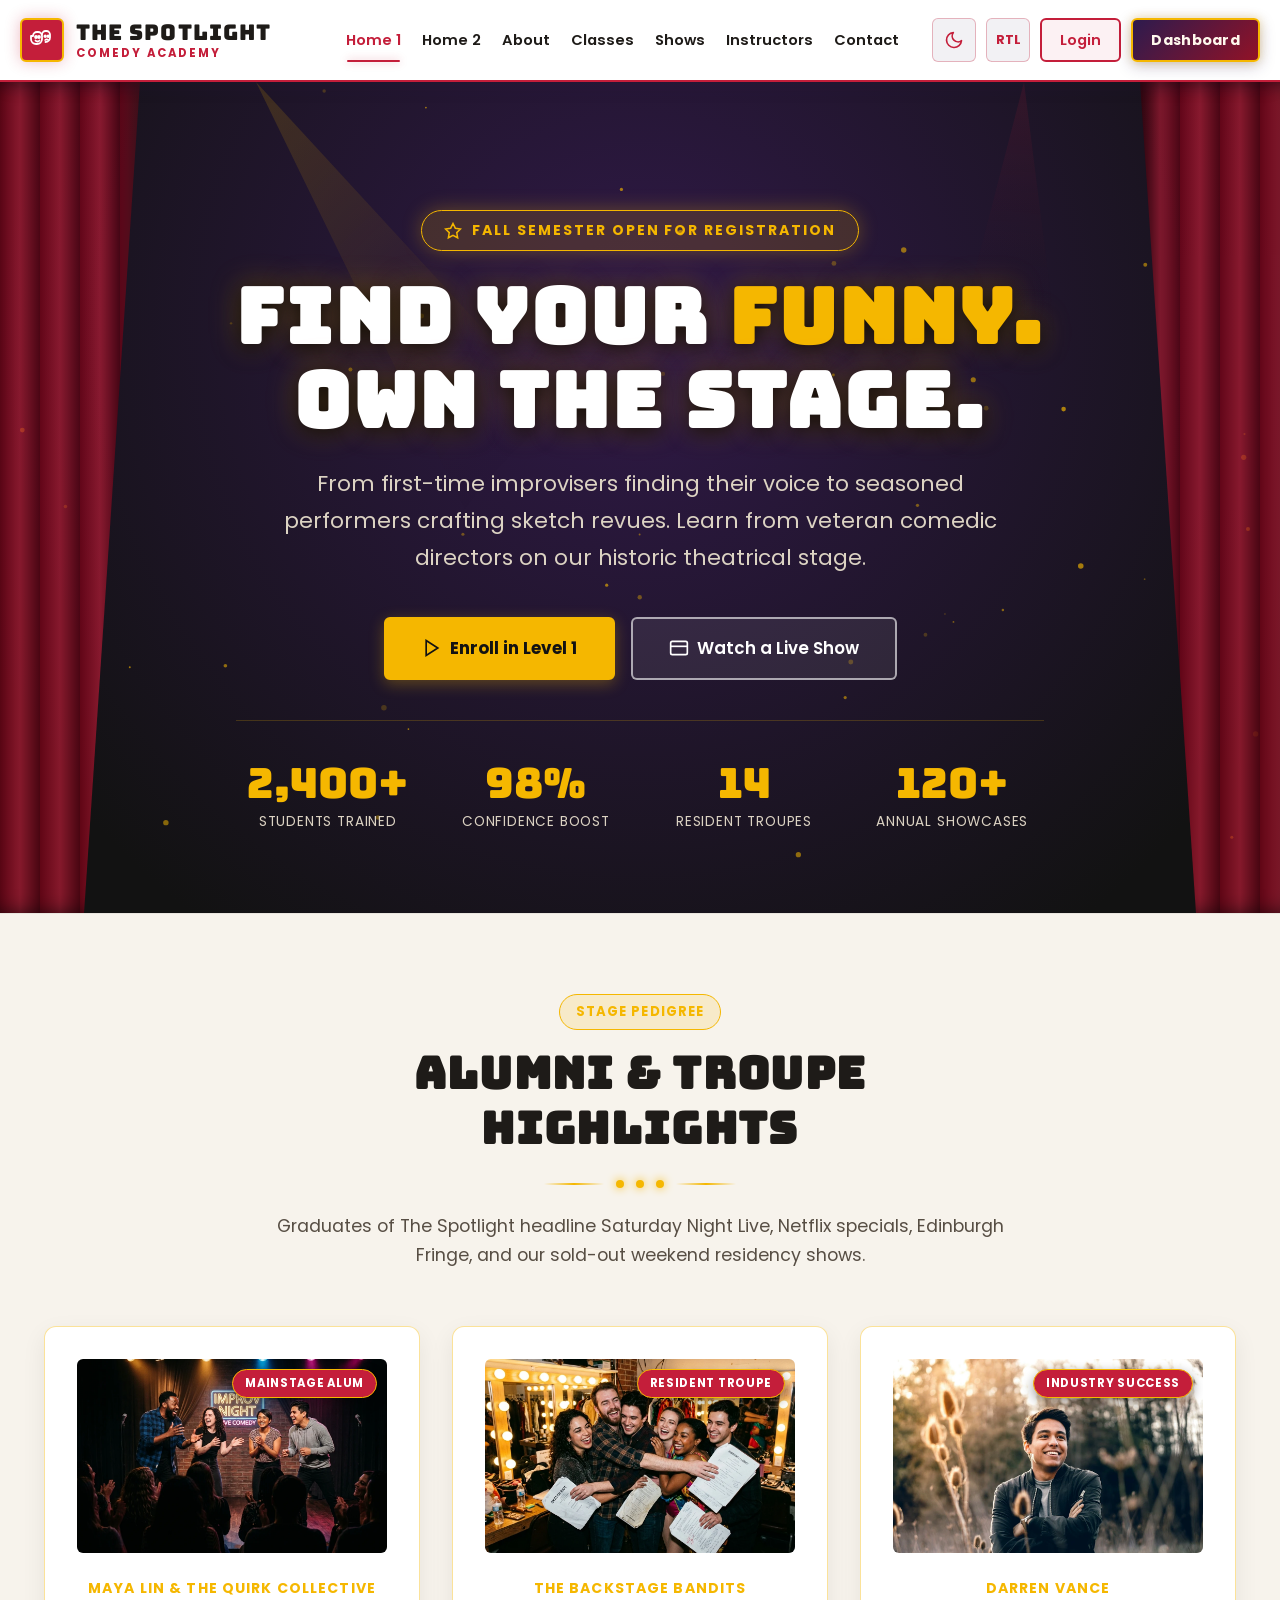
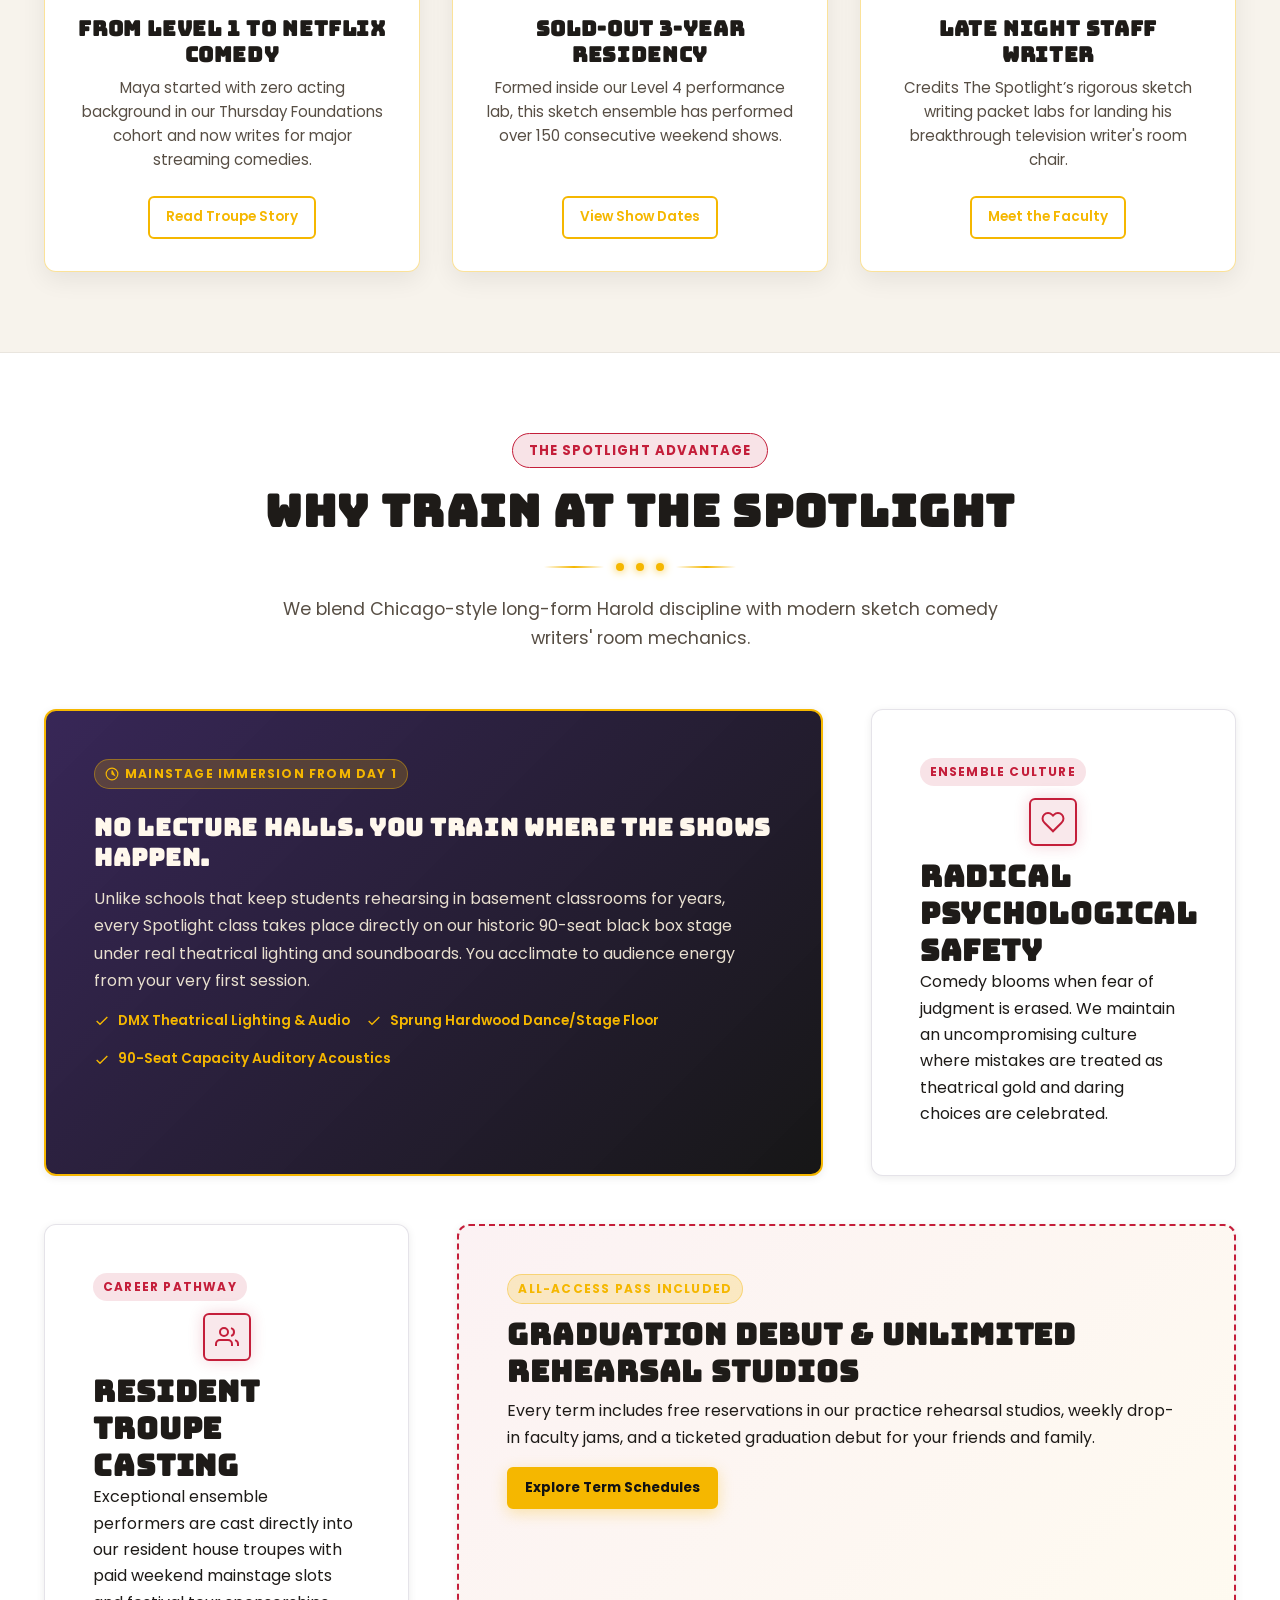
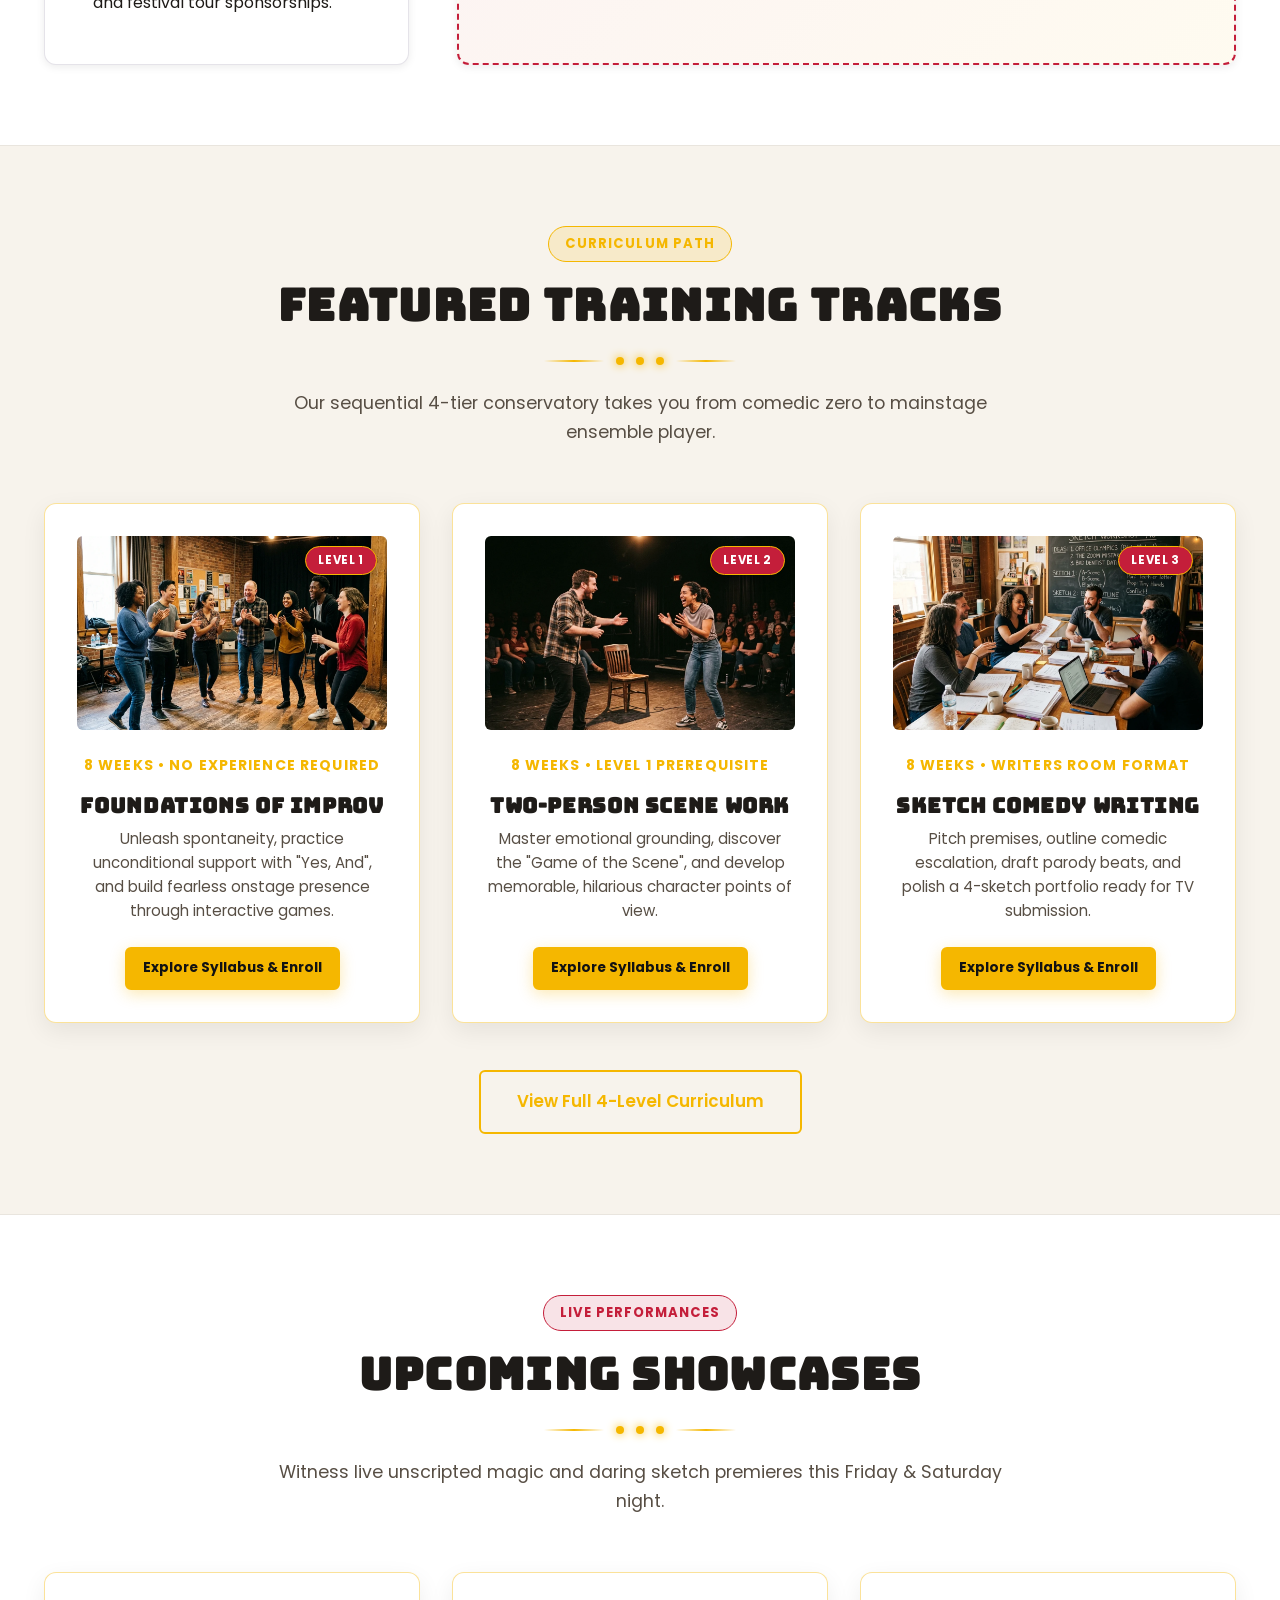
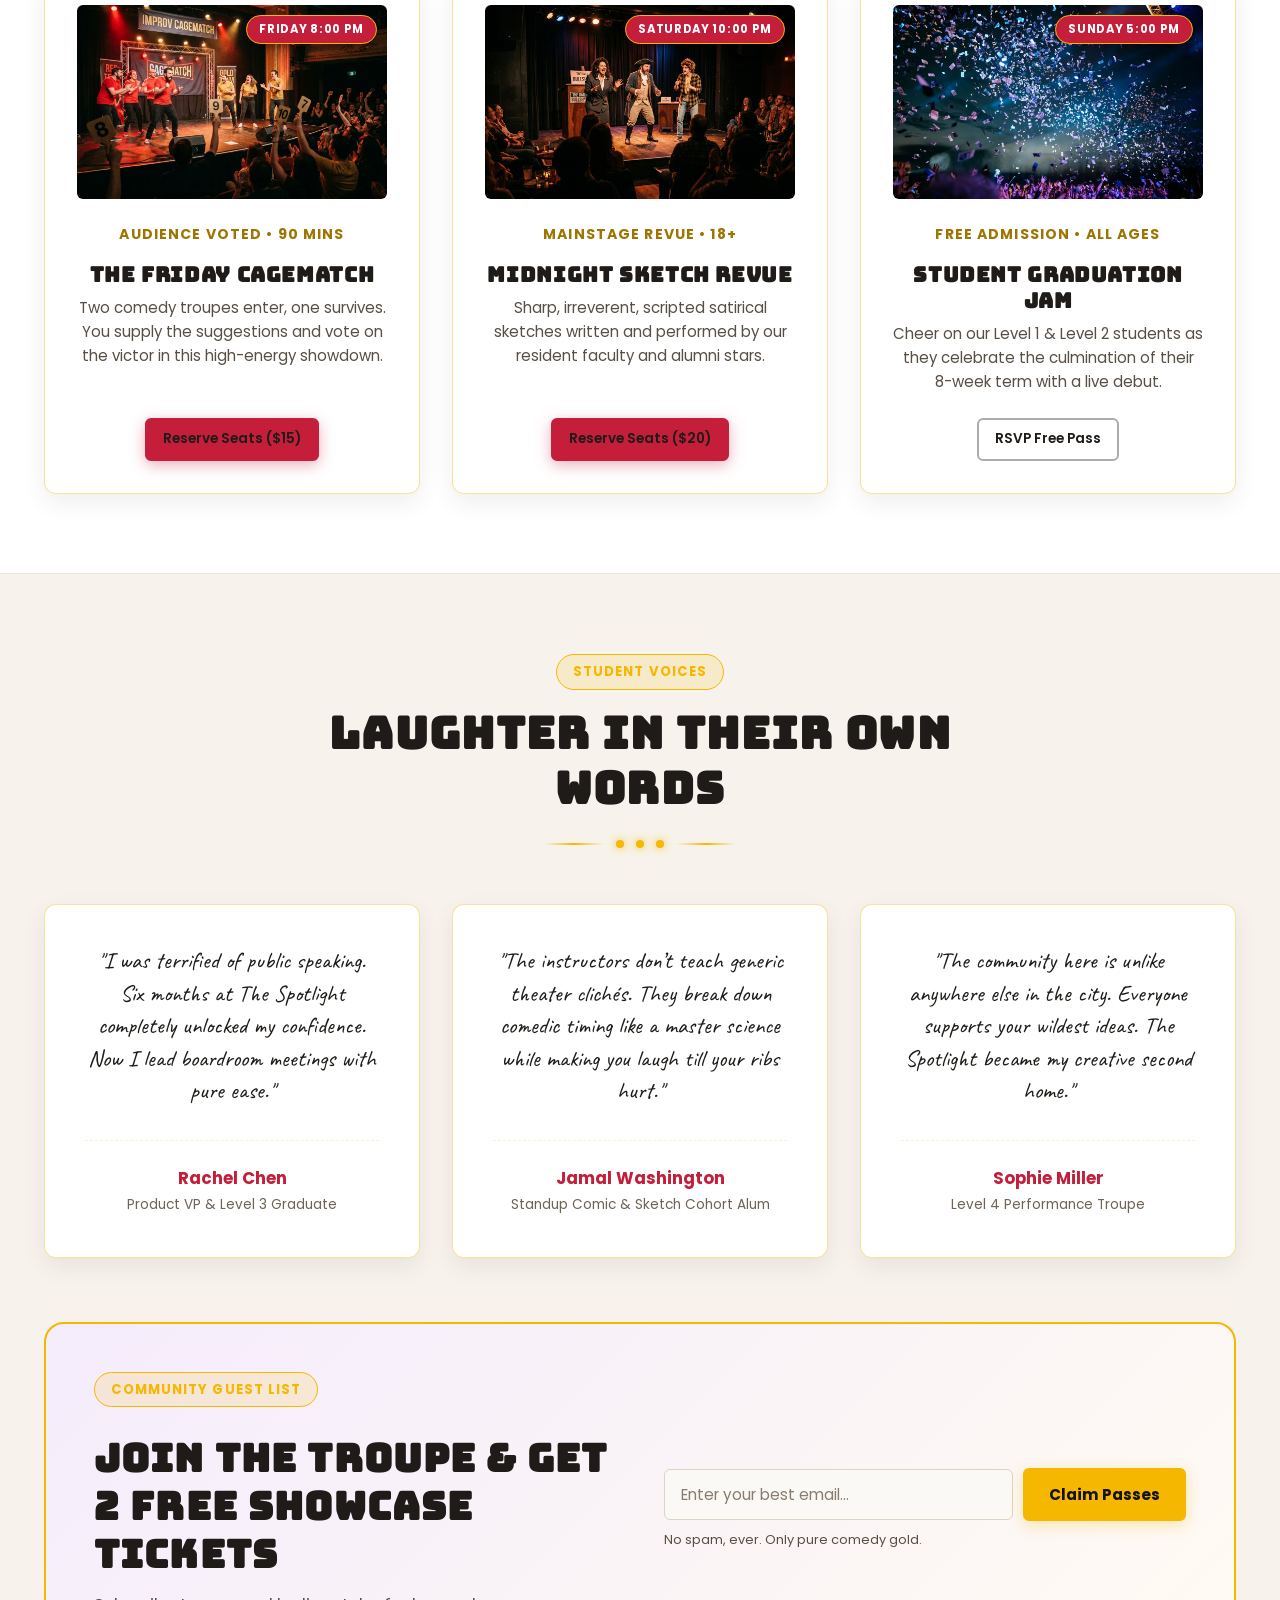
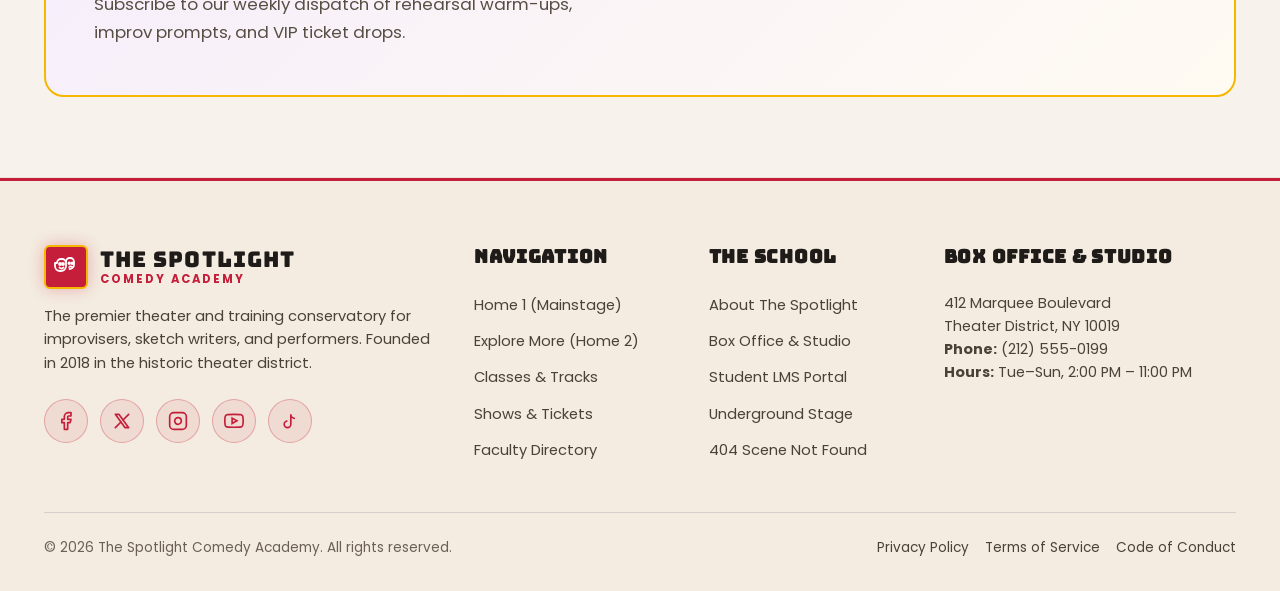
<file: index.html>
<!DOCTYPE html>
<html lang="en" dir="ltr" data-theme="light">
<head>
  <meta charset="UTF-8">
  <meta name="viewport" content="width=device-width, initial-scale=1.0">
  <title>The Spotlight Comedy Academy — Improv & Sketch Comedy Training School</title>
  <meta name="description" content="Master stage comedy at The Spotlight Comedy Academy. Professional improv and sketch comedy training with Second City alumni. Enroll in Level 1 today or catch a live show!">
  
  <!-- Favicon -->
  <link rel="icon" type="image/svg+xml" href="assets/images/favicon.svg">
  
  <!-- CSS Stylesheets -->
  <link rel="stylesheet" href="assets/css/style.css">
  <link rel="stylesheet" href="assets/css/dark-mode.css">
  <link rel="stylesheet" href="assets/css/rtl.css" id="rtl-stylesheet" disabled>

  <!-- JSON-LD Structured Data -->
  <script type="application/ld+json">
  {
    "@context": "https://schema.org",
    "@type": "EducationalOrganization",
    "name": "The Spotlight Comedy Academy",
    "description": "Premier comedy theater and improv academy offering comprehensive training in long-form improv, sketch writing, and stage performance.",
    "url": "https://thespotlightcomedy.example.com",
    "address": {
      "@type": "PostalAddress",
      "streetAddress": "412 Marquee Boulevard",
      "addressLocality": "New York",
      "addressRegion": "NY",
      "postalCode": "10019",
      "addressCountry": "US"
    },
    "telephone": "+1-212-555-0199"
  }
  </script>
</head>
<body>
  <!-- WCAG Skip Link -->
  <a href="#main-content" class="skip-link">Skip to main content</a>

  <!-- Top Marquee Navigation -->
  <header class="site-header">
    <div class="header-container">
      <a href="index.html" class="site-logo" aria-label="The Spotlight Comedy Academy Home">
        <div class="logo-badge">
          <svg width="24" height="24" viewBox="0 0 24 24" fill="none" stroke="currentColor" stroke-width="1.8" stroke-linecap="round" stroke-linejoin="round"><path d="M3 8a4 4 0 0 1 4-4h1a4 4 0 0 1 4 4v3a5 5 0 0 1-5 5h-1a5 5 0 0 1-5-5V8z"/><circle cx="6" cy="9" r="1" fill="currentColor"/><circle cx="9" cy="9" r="1" fill="currentColor"/><path d="M5.5 12.5a2.5 2.5 0 0 0 4 0"/><path d="M12 6.5a3.5 3.5 0 0 1 3.5-3.5h1A3.5 3.5 0 0 1 20 6.5v3a4.5 4.5 0 0 1-4.5 4.5"/><circle cx="15.2" cy="8.2" r="0.8" fill="currentColor"/><circle cx="18.2" cy="8.2" r="0.8" fill="currentColor"/><path d="M15.2 12a2 2 0 0 1 3 0"/></svg>
        </div>
        <div class="logo-text">
          <span class="logo-title">THE SPOTLIGHT</span>
          <span class="logo-sub">Comedy Academy</span>
        </div>
      </a>

      <!-- 4-5 Core Nav Items -->
      <nav class="site-nav" aria-label="Main Navigation">
        <ul class="nav-links">
          <li><a href="index.html" class="nav-link active">Home 1</a></li>
          <li><a href="pages/home-2.html" class="nav-link">Home 2</a></li>
          <li><a href="pages/about.html" class="nav-link">About</a></li>
          <li><a href="pages/classes.html" class="nav-link">Classes</a></li>
          <li><a href="pages/shows.html" class="nav-link">Shows</a></li>
          <li><a href="pages/instructors.html" class="nav-link">Instructors</a></li>
          <li><a href="pages/contact.html" class="nav-link">Contact</a></li>
        </ul>

        <!-- Login and Dashboard Buttons -->
        <div class="header-actions">
          <!-- Utility Toggles -->
          <button class="utility-btn theme-toggle-btn" aria-label="Toggle Dark/Light Mode" title="Toggle Dark/Light Mode">
            <span class="theme-icon">
              <svg width="20" height="20" viewBox="0 0 24 24" fill="none" stroke="currentColor" stroke-width="2"><path d="M21 12.79A9 9 0 1 1 11.21 3 7 7 0 0 0 21 12.79z"/></svg>
            </span>
          </button>
          <button class="utility-btn rtl-toggle-btn" aria-label="Toggle RTL layout" title="Toggle RTL layout">
            <span style="font-weight: 700; font-size: 0.8rem;">RTL</span>
          </button>

          <!-- Login and Dashboard Buttons (LAST) -->
          <a href="pages/login.html" class="btn btn-sm btn-login nav-login-btn">Login</a>
          <a href="pages/dashboard.html" class="btn btn-sm btn-dashboard nav-dashboard-btn">Dashboard</a>
        </div>
      </nav>

      <!-- Mobile Hamburger Button -->
      <button class="menu-toggle" aria-label="Toggle Mobile Menu" aria-expanded="false">
        <span></span>
        <span></span>
        <span></span>
      </button>
    </div>
  </header>

  <main id="main-content">
    <!-- SECTION 1: HERO -->
    <section class="hero-home1">
      <div class="curtain-drape-left" aria-hidden="true"></div>
      <div class="curtain-drape-right" aria-hidden="true"></div>

      <!-- 3D Sweeping Spotlight Canvas -->
      <div class="stage-canvas-container" aria-hidden="true">
        <canvas class="stage-canvas"></canvas>
      </div>

      <div class="hero-content">
        <div class="hero-eyebrow">
          <svg width="18" height="18" viewBox="0 0 24 24" fill="none" stroke="currentColor" stroke-width="2"><polygon points="12 2 15.09 8.26 22 9.27 17 14.14 18.18 21.02 12 17.77 5.82 21.02 7 14.14 2 9.27 8.91 8.26 12 2"/></svg>
          Fall Semester Open For Registration
        </div>
        <h1 class="hero-title">FIND YOUR <span>FUNNY.</span><br>OWN THE STAGE.</h1>
        <p class="hero-subtitle">
          From first-time improvisers finding their voice to seasoned performers crafting sketch revues. Learn from veteran comedic directors on our historic theatrical stage.
        </p>

        <div class="hero-cta-group">
          <a href="pages/classes.html" class="btn btn-lg btn-gold">
            <svg width="20" height="20" viewBox="0 0 24 24" fill="none" stroke="currentColor" stroke-width="2"><polygon points="5 3 19 12 5 21 5 3"/></svg>
            Enroll in Level 1
          </a>
          <a href="pages/shows.html" class="btn btn-lg btn-outline">
            <svg width="20" height="20" viewBox="0 0 24 24" fill="none" stroke="currentColor" stroke-width="2"><rect x="2" y="4" width="20" height="16" rx="2"/><line x1="2" y1="10" x2="22" y2="10"/></svg>
            Watch a Live Show
          </a>
        </div>

        <div class="hero-stats-bar">
          <div class="stat-item">
            <div class="stat-number">2,400+</div>
            <div class="stat-label">Students Trained</div>
          </div>
          <div class="stat-item">
            <div class="stat-number">98%</div>
            <div class="stat-label">Confidence Boost</div>
          </div>
          <div class="stat-item">
            <div class="stat-number">14</div>
            <div class="stat-label">Resident Troupes</div>
          </div>
          <div class="stat-item">
            <div class="stat-number">120+</div>
            <div class="stat-label">Annual Showcases</div>
          </div>
        </div>
      </div>
    </section>

    <!-- SECTION 2: ALUMNI & TROUPE HIGHLIGHTS -->
    <section class="section section-dark">
      <div class="container">
        <div class="section-header">
          <span class="section-tag gold">Stage Pedigree</span>
          <h2>Alumni & Troupe Highlights</h2>
          <div class="marquee-divider">
            <span class="line"></span>
            <span class="bulb"></span>
            <span class="bulb"></span>
            <span class="bulb"></span>
            <span class="line"></span>
          </div>
          <p>Graduates of The Spotlight headline Saturday Night Live, Netflix specials, Edinburgh Fringe, and our sold-out weekend residency shows.</p>
        </div>

        <div class="card-grid grid-3">
          <div class="theatre-card dark-style">
            <div class="card-image-wrap">
              <div class="card-badge">Mainstage Alum</div>
              <img src="assets/images/alumni-troupe-1.webp" alt="The Spotlight alumni performing on stage" width="400" height="250" loading="lazy">
            </div>
            <div class="card-subtitle">Maya Lin & The Quirk Collective</div>
            <h3 class="card-title">From Level 1 to Netflix Comedy</h3>
            <p class="card-description">Maya started with zero acting background in our Thursday Foundations cohort and now writes for major streaming comedies.</p>
            <div class="card-footer">
              <a href="pages/about.html" class="btn btn-sm btn-outline-gold">Read Troupe Story</a>
            </div>
          </div>

          <div class="theatre-card dark-style">
            <div class="card-image-wrap">
              <div class="card-badge">Resident Troupe</div>
              <img src="assets/images/alumni-troupe-2.webp" alt="Backstage celebration of sketch comedy troupe" width="400" height="250" loading="lazy">
            </div>
            <div class="card-subtitle">The Backstage Bandits</div>
            <h3 class="card-title">Sold-Out 3-Year Residency</h3>
            <p class="card-description">Formed inside our Level 4 performance lab, this sketch ensemble has performed over 150 consecutive weekend shows.</p>
            <div class="card-footer">
              <a href="pages/shows.html" class="btn btn-sm btn-outline-gold">View Show Dates</a>
            </div>
          </div>

          <div class="theatre-card dark-style">
            <div class="card-image-wrap">
              <div class="card-badge">Industry Success</div>
              <img src="assets/images/alumni-darren-vance.webp" alt="Darren Vance late-night television comedy writer" width="400" height="250" loading="lazy">
            </div>
            <div class="card-subtitle">Darren Vance</div>
            <h3 class="card-title">Late Night Staff Writer</h3>
            <p class="card-description">Credits The Spotlight’s rigorous sketch writing packet labs for landing his breakthrough television writer's room chair.</p>
            <div class="card-footer">
              <a href="pages/instructors.html" class="btn btn-sm btn-outline-gold">Meet the Faculty</a>
            </div>
          </div>
        </div>
      </div>
    </section>

    <!-- SECTION 3: WHY TRAIN WITH US -->
    <section class="section">
      <div class="container">
        <div class="section-header">
          <span class="section-tag">The Spotlight Advantage</span>
          <h2>Why Train At The Spotlight</h2>
          <div class="marquee-divider">
            <span class="line"></span>
            <span class="bulb"></span>
            <span class="bulb"></span>
            <span class="bulb"></span>
            <span class="line"></span>
          </div>
          <p>We blend Chicago-style long-form Harold discipline with modern sketch comedy writers' room mechanics.</p>
        </div>

        <div class="theatrical-bento-grid">
          <!-- Bento Item 1: Wide Featured Stage Time Hero -->
          <div class="bento-card bento-card-wide bento-card-hero">
            <span class="bento-badge gold">
              <svg width="14" height="14" viewBox="0 0 24 24" fill="none" stroke="currentColor" stroke-width="2"><circle cx="12" cy="12" r="10"/><polygon points="12 6 12 12 16 14"/></svg>
              Mainstage Immersion From Day 1
            </span>
            <h3>No Lecture Halls. You Train Where The Shows Happen.</h3>
            <p>
              Unlike schools that keep students rehearsing in basement classrooms for years, every Spotlight class takes place directly on our historic 90-seat black box stage under real theatrical lighting and soundboards. You acclimate to audience energy from your very first session.
            </p>
            <div class="bento-specs-row">
              <div class="bento-spec-item">
                <svg width="16" height="16" viewBox="0 0 24 24" fill="none" stroke="currentColor" stroke-width="2"><polyline points="20 6 9 17 4 12"/></svg>
                DMX Theatrical Lighting & Audio
              </div>
              <div class="bento-spec-item">
                <svg width="16" height="16" viewBox="0 0 24 24" fill="none" stroke="currentColor" stroke-width="2"><polyline points="20 6 9 17 4 12"/></svg>
                Sprung Hardwood Dance/Stage Floor
              </div>
              <div class="bento-spec-item">
                <svg width="16" height="16" viewBox="0 0 24 24" fill="none" stroke="currentColor" stroke-width="2"><polyline points="20 6 9 17 4 12"/></svg>
                90-Seat Capacity Auditory Acoustics
              </div>
            </div>
          </div>

          <!-- Bento Item 2: Psychological Safety -->
          <div class="bento-card">
            <span class="bento-badge crimson">Ensemble Culture</span>
            <div class="card-icon-wrap" style="width: 48px; height: 48px; margin-bottom: 12px; background: rgba(196, 30, 58, 0.1); border-radius: var(--radius-sm); display: flex; align-items: center; justify-content: center; color: var(--curtain-crimson);">
              <svg width="24" height="24" viewBox="0 0 24 24" fill="none" stroke="currentColor" stroke-width="2"><path d="M20.84 4.61a5.5 5.5 0 0 0-7.78 0L12 5.67l-1.06-1.06a5.5 5.5 0 0 0-7.78 7.78l1.06 1.06L12 21.23l7.78-7.78 1.06-1.06a5.5 5.5 0 0 0 0-7.78z"/></svg>
            </div>
            <h3>Radical Psychological Safety</h3>
            <p>
              Comedy blooms when fear of judgment is erased. We maintain an uncompromising culture where mistakes are treated as theatrical gold and daring choices are celebrated.
            </p>
          </div>

          <!-- Bento Item 3: Troupe Pipeline -->
          <div class="bento-card">
            <span class="bento-badge crimson">Career Pathway</span>
            <div class="card-icon-wrap" style="width: 48px; height: 48px; margin-bottom: 12px; background: rgba(196, 30, 58, 0.1); border-radius: var(--radius-sm); display: flex; align-items: center; justify-content: center; color: var(--curtain-crimson);">
              <svg width="24" height="24" viewBox="0 0 24 24" fill="none" stroke="currentColor" stroke-width="2"><path d="M17 21v-2a4 4 0 0 0-4-4H5a4 4 0 0 0-4 4v2"/><circle cx="9" cy="7" r="4"/><path d="M23 21v-2a4 4 0 0 0-3-3.87"/><path d="M16 3.13a4 4 0 0 1 0 7.75"/></svg>
            </div>
            <h3>Resident Troupe Casting</h3>
            <p>
              Exceptional ensemble performers are cast directly into our resident house troupes with paid weekend mainstage slots and festival tour sponsorships.
            </p>
          </div>

          <!-- Bento Item 4: Pass & Live Showcase -->
          <div class="bento-card bento-card-pass">
            <span class="bento-badge gold">All-Access Pass Included</span>
            <div style="display: flex; justify-content: space-between; align-items: center; flex-wrap: wrap; gap: 16px;">
              <div>
                <h3 style="margin: 0 0 8px 0;">Graduation Debut & Unlimited Rehearsal Studios</h3>
                <p style="margin: 0;">
                  Every term includes free reservations in our practice rehearsal studios, weekly drop-in faculty jams, and a ticketed graduation debut for your friends and family.
                </p>
              </div>
              <a href="pages/classes.html" class="btn btn-sm btn-gold" style="flex-shrink: 0;">Explore Term Schedules</a>
            </div>
          </div>
        </div>
      </div>
    </section>

    <!-- SECTION 4: FEATURED CLASSES PREVIEW -->
    <section class="section section-dark">
      <div class="container">
        <div class="section-header">
          <span class="section-tag gold">Curriculum Path</span>
          <h2>Featured Training Tracks</h2>
          <div class="marquee-divider">
            <span class="line"></span>
            <span class="bulb"></span>
            <span class="bulb"></span>
            <span class="bulb"></span>
            <span class="line"></span>
          </div>
          <p>Our sequential 4-tier conservatory takes you from comedic zero to mainstage ensemble player.</p>
        </div>

        <div class="card-grid grid-3">
          <div class="theatre-card dark-style">
            <div class="card-image-wrap">
              <div class="card-badge">Level 1</div>
              <img src="assets/images/class-foundation.webp" alt="Level 1 improv students warm-up circle" width="400" height="250" loading="lazy">
            </div>
            <div class="card-subtitle">8 Weeks • No Experience Required</div>
            <h3 class="card-title">Foundations of Improv</h3>
            <p class="card-description">Unleash spontaneity, practice unconditional support with "Yes, And", and build fearless onstage presence through interactive games.</p>
            <div class="card-footer">
              <a href="pages/classes.html" class="btn btn-sm btn-gold">Explore Syllabus & Enroll</a>
            </div>
          </div>

          <div class="theatre-card dark-style">
            <div class="card-image-wrap">
              <div class="card-badge">Level 2</div>
              <img src="assets/images/class-scenework.webp" alt="Level 2 improv scene work in action" width="400" height="250" loading="lazy">
            </div>
            <div class="card-subtitle">8 Weeks • Level 1 Prerequisite</div>
            <h3 class="card-title">Two-Person Scene Work</h3>
            <p class="card-description">Master emotional grounding, discover the "Game of the Scene", and develop memorable, hilarious character points of view.</p>
            <div class="card-footer">
              <a href="pages/classes.html" class="btn btn-sm btn-gold">Explore Syllabus & Enroll</a>
            </div>
          </div>

          <div class="theatre-card dark-style">
            <div class="card-image-wrap">
              <div class="card-badge">Level 3</div>
              <img src="assets/images/class-sketch-writing.webp" alt="Sketch comedy writing lab" width="400" height="250" loading="lazy">
            </div>
            <div class="card-subtitle">8 Weeks • Writers Room Format</div>
            <h3 class="card-title">Sketch Comedy Writing</h3>
            <p class="card-description">Pitch premises, outline comedic escalation, draft parody beats, and polish a 4-sketch portfolio ready for TV submission.</p>
            <div class="card-footer">
              <a href="pages/classes.html" class="btn btn-sm btn-gold">Explore Syllabus & Enroll</a>
            </div>
          </div>
        </div>

        <div style="text-align: center; margin-top: var(--sp-6);">
          <a href="pages/classes.html" class="btn btn-lg btn-outline-gold">View Full 4-Level Curriculum</a>
        </div>
      </div>
    </section>

    <!-- SECTION 5: UPCOMING SHOWS TEASER -->
    <section class="section">
      <div class="container">
        <div class="section-header">
          <span class="section-tag">Live Performances</span>
          <h2>Upcoming Showcases</h2>
          <div class="marquee-divider">
            <span class="line"></span>
            <span class="bulb"></span>
            <span class="bulb"></span>
            <span class="bulb"></span>
            <span class="line"></span>
          </div>
          <p>Witness live unscripted magic and daring sketch premieres this Friday & Saturday night.</p>
        </div>

        <div class="card-grid grid-3">
          <div class="theatre-card">
            <div class="card-image-wrap">
              <div class="card-badge">Friday 8:00 PM</div>
              <img src="assets/images/show-friday-fight.webp" alt="Friday Improv Cagematch live performance" width="400" height="250" loading="lazy">
            </div>
            <div class="card-subtitle">Audience Voted • 90 Mins</div>
            <h3 class="card-title">The Friday Cagematch</h3>
            <p class="card-description">Two comedy troupes enter, one survives. You supply the suggestions and vote on the victor in this high-energy showdown.</p>
            <div class="card-footer">
              <a href="pages/shows.html" class="btn btn-sm btn-primary">Reserve Seats ($15)</a>
            </div>
          </div>

          <div class="theatre-card">
            <div class="card-image-wrap">
              <div class="card-badge">Saturday 10:00 PM</div>
              <img src="assets/images/show-sketch-madness.webp" alt="Midnight Sketch Revue" width="400" height="250" loading="lazy">
            </div>
            <div class="card-subtitle">Mainstage Revue • 18+</div>
            <h3 class="card-title">Midnight Sketch Revue</h3>
            <p class="card-description">Sharp, irreverent, scripted satirical sketches written and performed by our resident faculty and alumni stars.</p>
            <div class="card-footer">
              <a href="pages/shows.html" class="btn btn-sm btn-primary">Reserve Seats ($20)</a>
            </div>
          </div>

          <div class="theatre-card">
            <div class="card-image-wrap">
              <div class="card-badge">Sunday 5:00 PM</div>
              <img src="assets/images/show-graduation-jam.webp" alt="Student Graduation Showcase" width="400" height="250" loading="lazy">
            </div>
            <div class="card-subtitle">Free Admission • All Ages</div>
            <h3 class="card-title">Student Graduation Jam</h3>
            <p class="card-description">Cheer on our Level 1 & Level 2 students as they celebrate the culmination of their 8-week term with a live debut.</p>
            <div class="card-footer">
              <a href="pages/shows.html" class="btn btn-sm btn-outline">RSVP Free Pass</a>
            </div>
          </div>
        </div>
      </div>
    </section>

    <!-- SECTION 6: TESTIMONIALS & COMMUNITY CTA -->
    <section class="section section-dark">
      <div class="container">
        <div class="section-header">
          <span class="section-tag gold">Student Voices</span>
          <h2>Laughter In Their Own Words</h2>
          <div class="marquee-divider">
            <span class="line"></span>
            <span class="bulb"></span>
            <span class="bulb"></span>
            <span class="bulb"></span>
            <span class="line"></span>
          </div>
        </div>

        <div class="card-grid grid-3" style="margin-bottom: var(--sp-8);">
          <div class="testimonial-card">
            <div class="testimonial-quote">"I was terrified of public speaking. Six months at The Spotlight completely unlocked my confidence. Now I lead boardroom meetings with pure ease."</div>
            <div class="testimonial-footer">
              <div class="student-author">Rachel Chen</div>
              <div class="student-meta">Product VP & Level 3 Graduate</div>
            </div>
          </div>

          <div class="testimonial-card">
            <div class="testimonial-quote">"The instructors don’t teach generic theater clichés. They break down comedic timing like a master science while making you laugh till your ribs hurt."</div>
            <div class="testimonial-footer">
              <div class="student-author">Jamal Washington</div>
              <div class="student-meta">Standup Comic & Sketch Cohort Alum</div>
            </div>
          </div>

          <div class="testimonial-card">
            <div class="testimonial-quote">"The community here is unlike anywhere else in the city. Everyone supports your wildest ideas. The Spotlight became my creative second home."</div>
            <div class="testimonial-footer">
              <div class="student-author">Sophie Miller</div>
              <div class="student-meta">Level 4 Performance Troupe</div>
            </div>
          </div>
        </div>

        <!-- Join The Troupe Conversion Banner -->
        <div class="corporate-banner">
          <div>
            <span class="section-tag gold">Community Guest List</span>
            <h3 style="font-size: clamp(1.8rem, 3vw, 2.4rem); margin: 12px 0;">Join The Troupe & Get 2 Free Showcase Tickets</h3>
            <p style="color: var(--marquee-cream-muted); font-size: 1.05rem;">Subscribe to our weekly dispatch of rehearsal warm-ups, improv prompts, and VIP ticket drops.</p>
          </div>
          <div>
            <form class="newsletter-form">
              <input type="email" placeholder="Enter your best email..." required class="form-control" aria-label="Email address for free tickets">
              <button type="submit" class="btn btn-gold">Claim Passes</button>
            </form>
            <span style="font-size: 0.8rem; color: var(--marquee-cream-muted); margin-top: 8px; display: block;">No spam, ever. Only pure comedy gold.</span>
          </div>
        </div>
      </div>
    </section>
  </main>

  <!-- SITE FOOTER -->
  <footer class="site-footer">
    <div class="container">
      <div class="footer-grid">
        <div>
          <a href="index.html" class="site-logo footer-logo" aria-label="The Spotlight Comedy Academy Home" style="margin-bottom: 16px; display: inline-flex;">
            <div class="logo-badge">
              <svg width="24" height="24" viewBox="0 0 24 24" fill="none" stroke="currentColor" stroke-width="1.8" stroke-linecap="round" stroke-linejoin="round"><path d="M3 8a4 4 0 0 1 4-4h1a4 4 0 0 1 4 4v3a5 5 0 0 1-5 5h-1a5 5 0 0 1-5-5V8z"/><circle cx="6" cy="9" r="1" fill="currentColor"/><circle cx="9" cy="9" r="1" fill="currentColor"/><path d="M5.5 12.5a2.5 2.5 0 0 0 4 0"/><path d="M12 6.5a3.5 3.5 0 0 1 3.5-3.5h1A3.5 3.5 0 0 1 20 6.5v3a4.5 4.5 0 0 1-4.5 4.5"/><circle cx="15.2" cy="8.2" r="0.8" fill="currentColor"/><circle cx="18.2" cy="8.2" r="0.8" fill="currentColor"/><path d="M15.2 12a2 2 0 0 1 3 0"/></svg>
            </div>
            <div class="logo-text">
              <span class="logo-title">THE SPOTLIGHT</span>
              <span class="logo-sub">Comedy Academy</span>
            </div>
          </a>
          <p style="font-size: 0.92rem; line-height: 1.6; margin-bottom: 16px;">
            The premier theater and training conservatory for improvisers, sketch writers, and performers. Founded in 2018 in the historic theater district.
          </p>
          <div class="footer-social-row">
            <a href="https://facebook.com" class="social-icon-btn" aria-label="The Spotlight Facebook" target="_blank" rel="noopener">
              <svg width="20" height="20" viewBox="0 0 24 24" fill="none" stroke="currentColor" stroke-width="2" stroke-linecap="round" stroke-linejoin="round"><path d="M18 2h-3a5 5 0 0 0-5 5v3H7v4h3v8h4v-8h3l1-4h-4V7a1 1 0 0 1 1-1h3z"/></svg>
            </a>
            <a href="https://x.com" class="social-icon-btn" aria-label="The Spotlight X (Twitter)" target="_blank" rel="noopener">
              <svg width="20" height="20" viewBox="0 0 24 24" fill="none" stroke="currentColor" stroke-width="2" stroke-linecap="round" stroke-linejoin="round"><path d="M4 4l11.733 16h4.267l-11.733 -16z"/><path d="M4 20l6.768 -6.768m2.46 -2.46l6.772 -6.772"/></svg>
            </a>
            <a href="https://instagram.com" class="social-icon-btn" aria-label="The Spotlight Instagram" target="_blank" rel="noopener">
              <svg width="20" height="20" viewBox="0 0 24 24" fill="none" stroke="currentColor" stroke-width="2"><rect x="2" y="2" width="20" height="20" rx="5" ry="5"/><path d="M16 11.37A4 4 0 1 1 12.63 8 4 4 0 0 1 16 11.37z"/><line x1="17.5" y1="6.5" x2="17.51" y2="6.5"/></svg>
            </a>
            <a href="https://youtube.com" class="social-icon-btn" aria-label="The Spotlight YouTube" target="_blank" rel="noopener">
              <svg width="20" height="20" viewBox="0 0 24 24" fill="none" stroke="currentColor" stroke-width="2"><path d="M22.54 6.42a2.78 2.78 0 0 0-1.94-2C18.88 4 12 4 12 4s-6.88 0-8.6.46a2.78 2.78 0 0 0-1.94 2A29 29 0 0 0 1 11.75a29 29 0 0 0 .46 5.33A2.78 2.78 0 0 0 3.4 19c1.72.46 8.6.46 8.6.46s6.88 0 8.6-.46a2.78 2.78 0 0 0 1.94-2 29 29 0 0 0 .46-5.25 29 29 0 0 0-.46-5.33z"/><polygon points="9.75 15.02 15.5 11.75 9.75 8.48 9.75 15.02"/></svg>
            </a>
            <a href="https://tiktok.com" class="social-icon-btn" aria-label="The Spotlight TikTok" target="_blank" rel="noopener">
              <svg width="20" height="20" viewBox="0 0 24 24" fill="none" stroke="currentColor" stroke-width="2"><path d="M9 12a4 4 0 1 0 4 4V4a5 5 0 0 0 5 5"/></svg>
            </a>
          </div>
        </div>

        <div>
          <h4 class="footer-title">Navigation</h4>
          <ul class="footer-links-list">
            <li><a href="index.html">Home 1 (Mainstage)</a></li>
            <li><a href="pages/home-2.html">Explore More (Home 2)</a></li>
            <li><a href="pages/classes.html">Classes & Tracks</a></li>
            <li><a href="pages/shows.html">Shows & Tickets</a></li>
            <li><a href="pages/instructors.html">Faculty Directory</a></li>
          </ul>
        </div>

        <div>
          <h4 class="footer-title">The School</h4>
          <ul class="footer-links-list">
            <li><a href="pages/about.html">About The Spotlight</a></li>
            <li><a href="pages/contact.html">Box Office & Studio</a></li>
            <li><a href="pages/dashboard.html">Student LMS Portal</a></li>
            <li><a href="pages/coming-soon.html">Underground Stage</a></li>
            <li><a href="pages/404.html">404 Scene Not Found</a></li>
          </ul>
        </div>

        <div>
          <h4 class="footer-title">Box Office & Studio</h4>
          <p style="font-size: 0.9rem; line-height: 1.6; margin-bottom: 8px;">
            412 Marquee Boulevard<br>
            Theater District, NY 10019<br>
            <strong>Phone:</strong> (212) 555-0199<br>
            <strong>Hours:</strong> Tue–Sun, 2:00 PM – 11:00 PM
          </p>
        </div>
      </div>

      <div class="footer-bottom">
        <div>&copy; 2026 The Spotlight Comedy Academy. All rights reserved.</div>
        <div style="display: flex; gap: 16px;">
          <a href="pages/contact.html">Privacy Policy</a>
          <a href="pages/contact.html">Terms of Service</a>
          <a href="pages/contact.html">Code of Conduct</a>
        </div>
      </div>
    </div>
  </footer>

  <!-- Scripts -->
  <script src="assets/js/tilt-cards.js"></script>
  <script src="assets/js/main.js"></script>
</body>
</html>
</file>
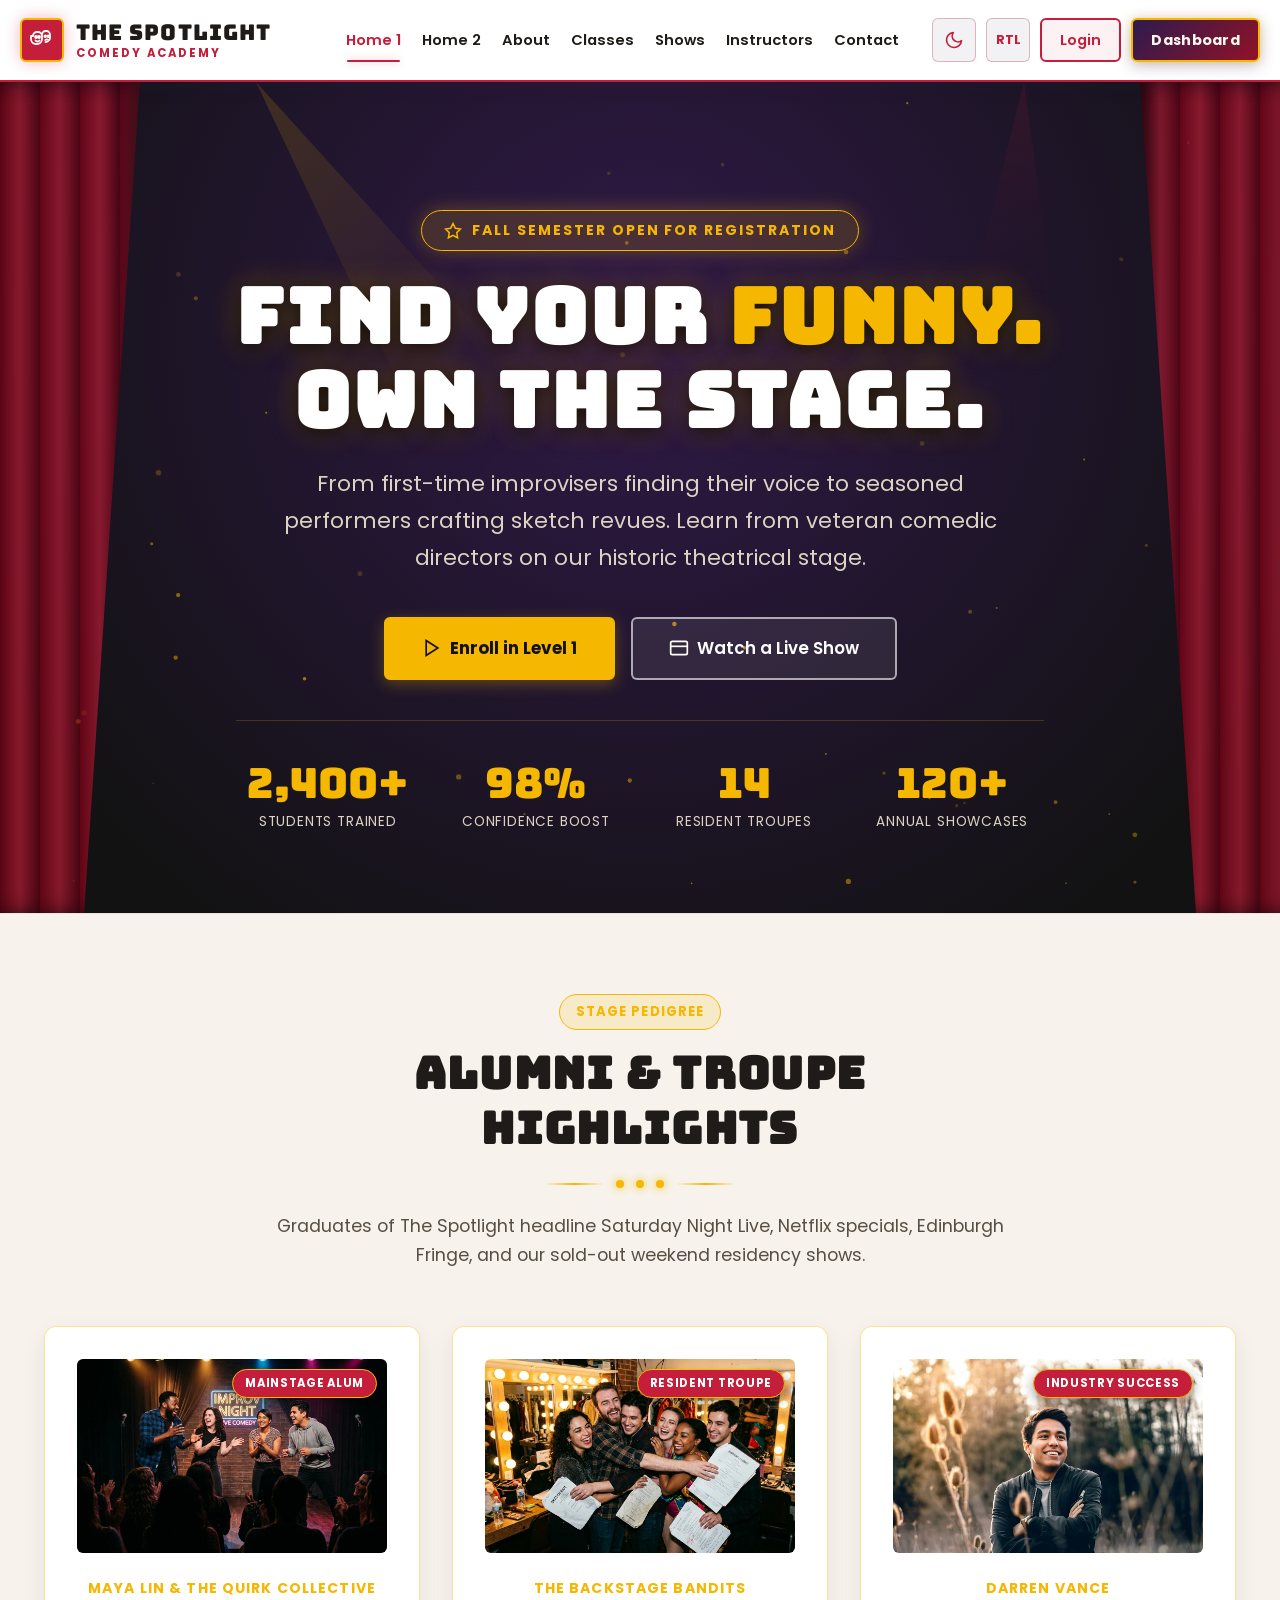
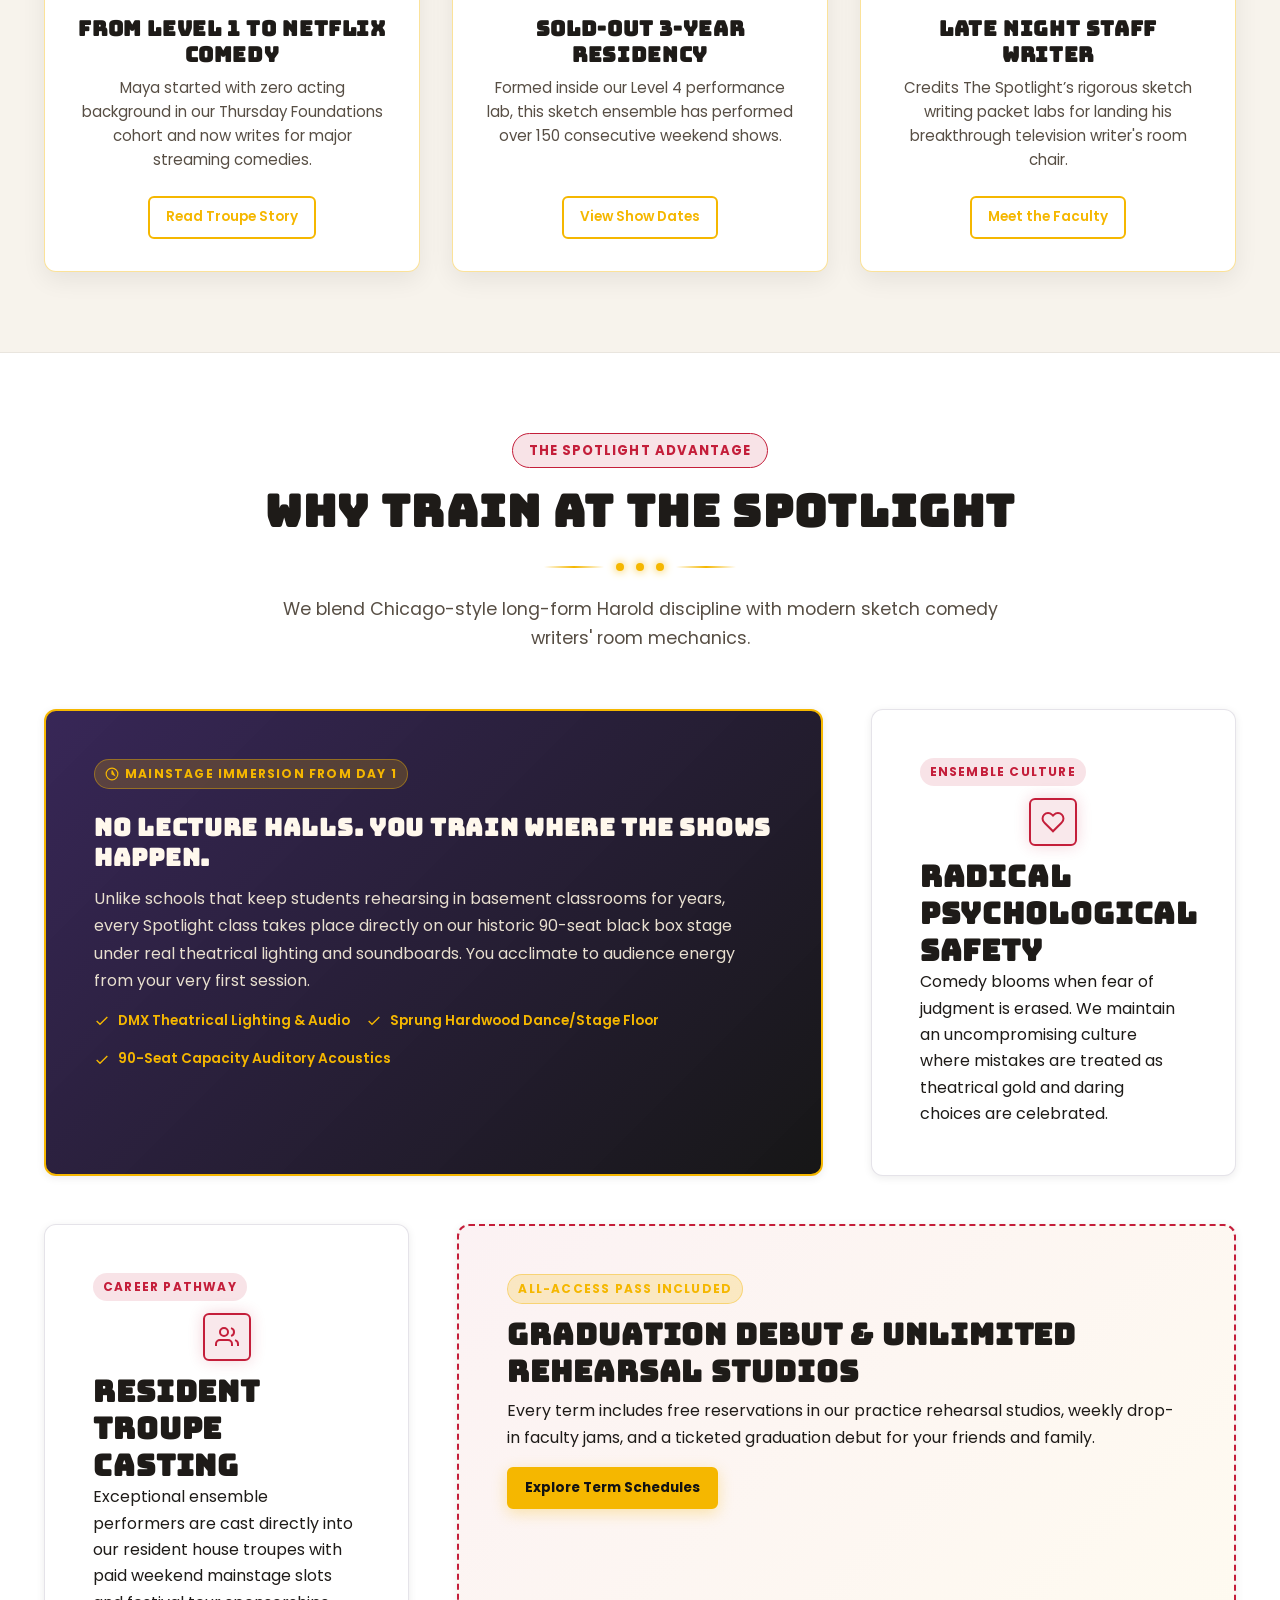
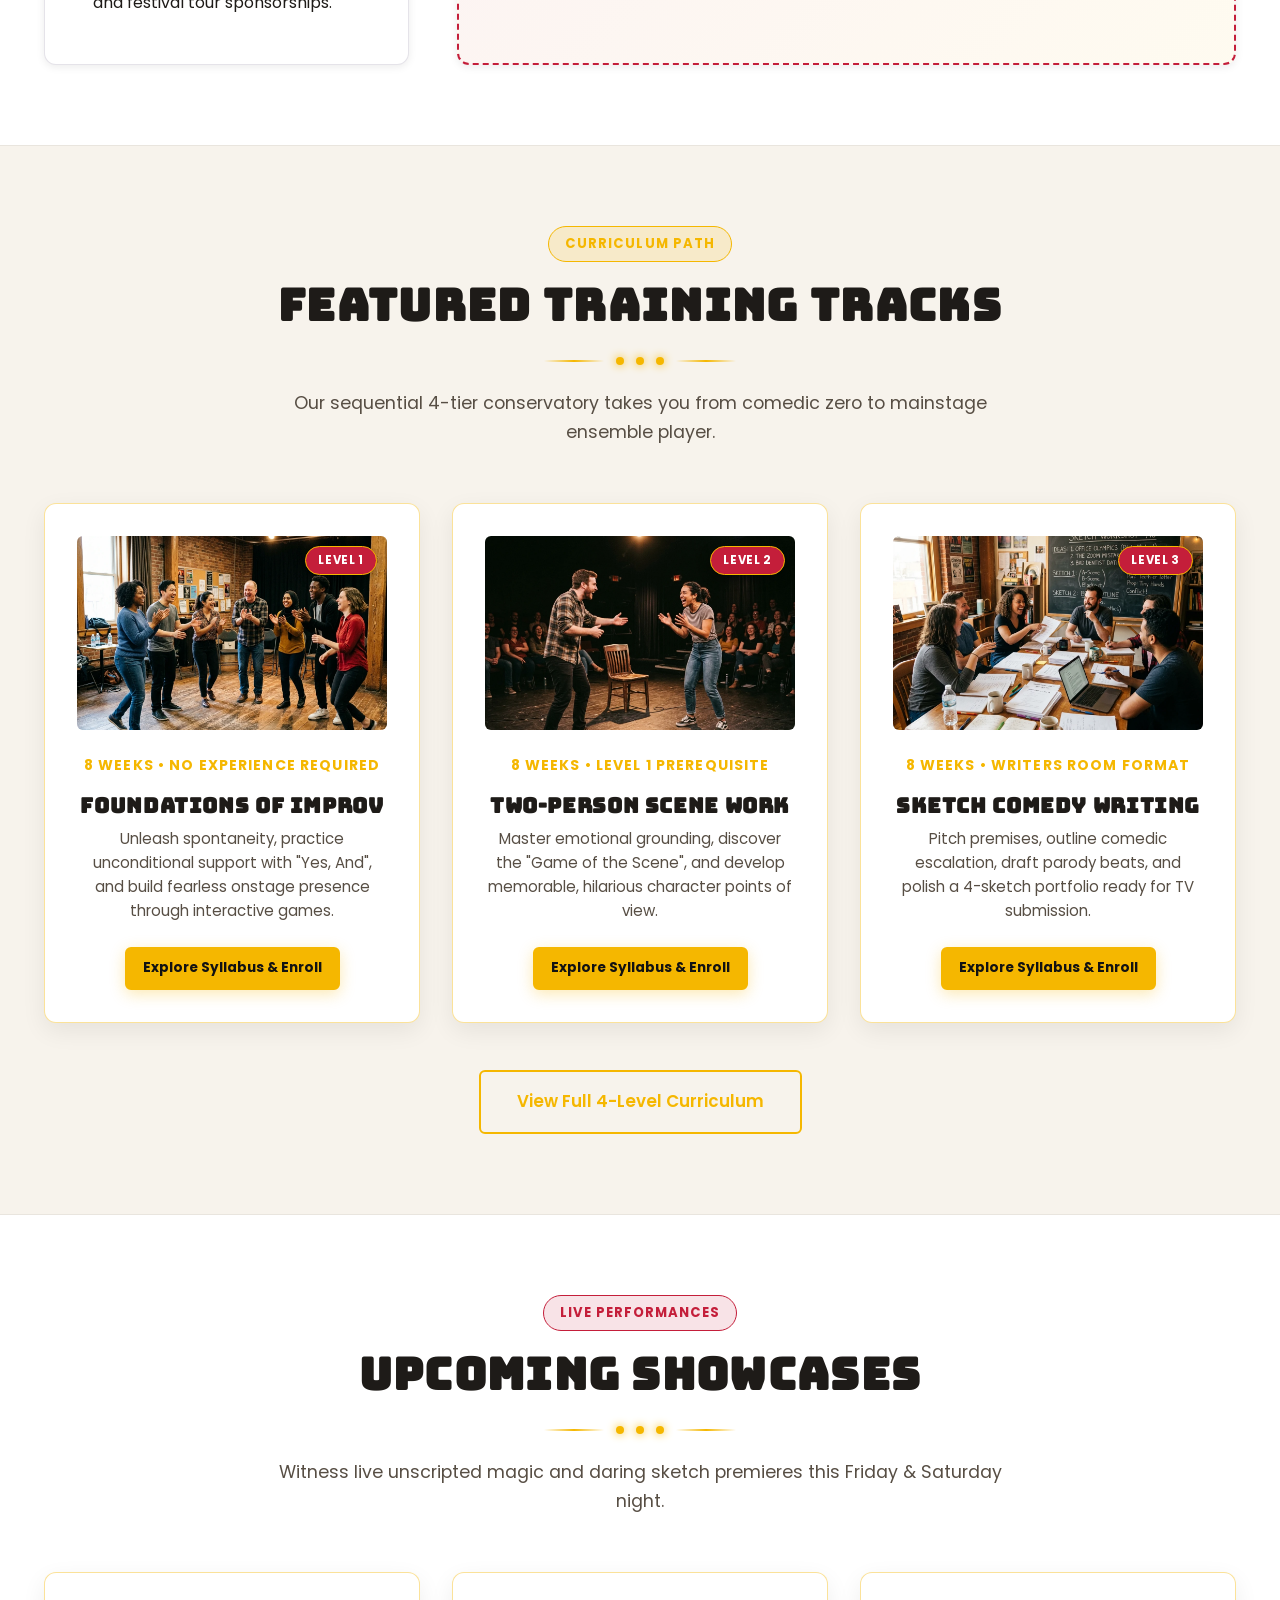
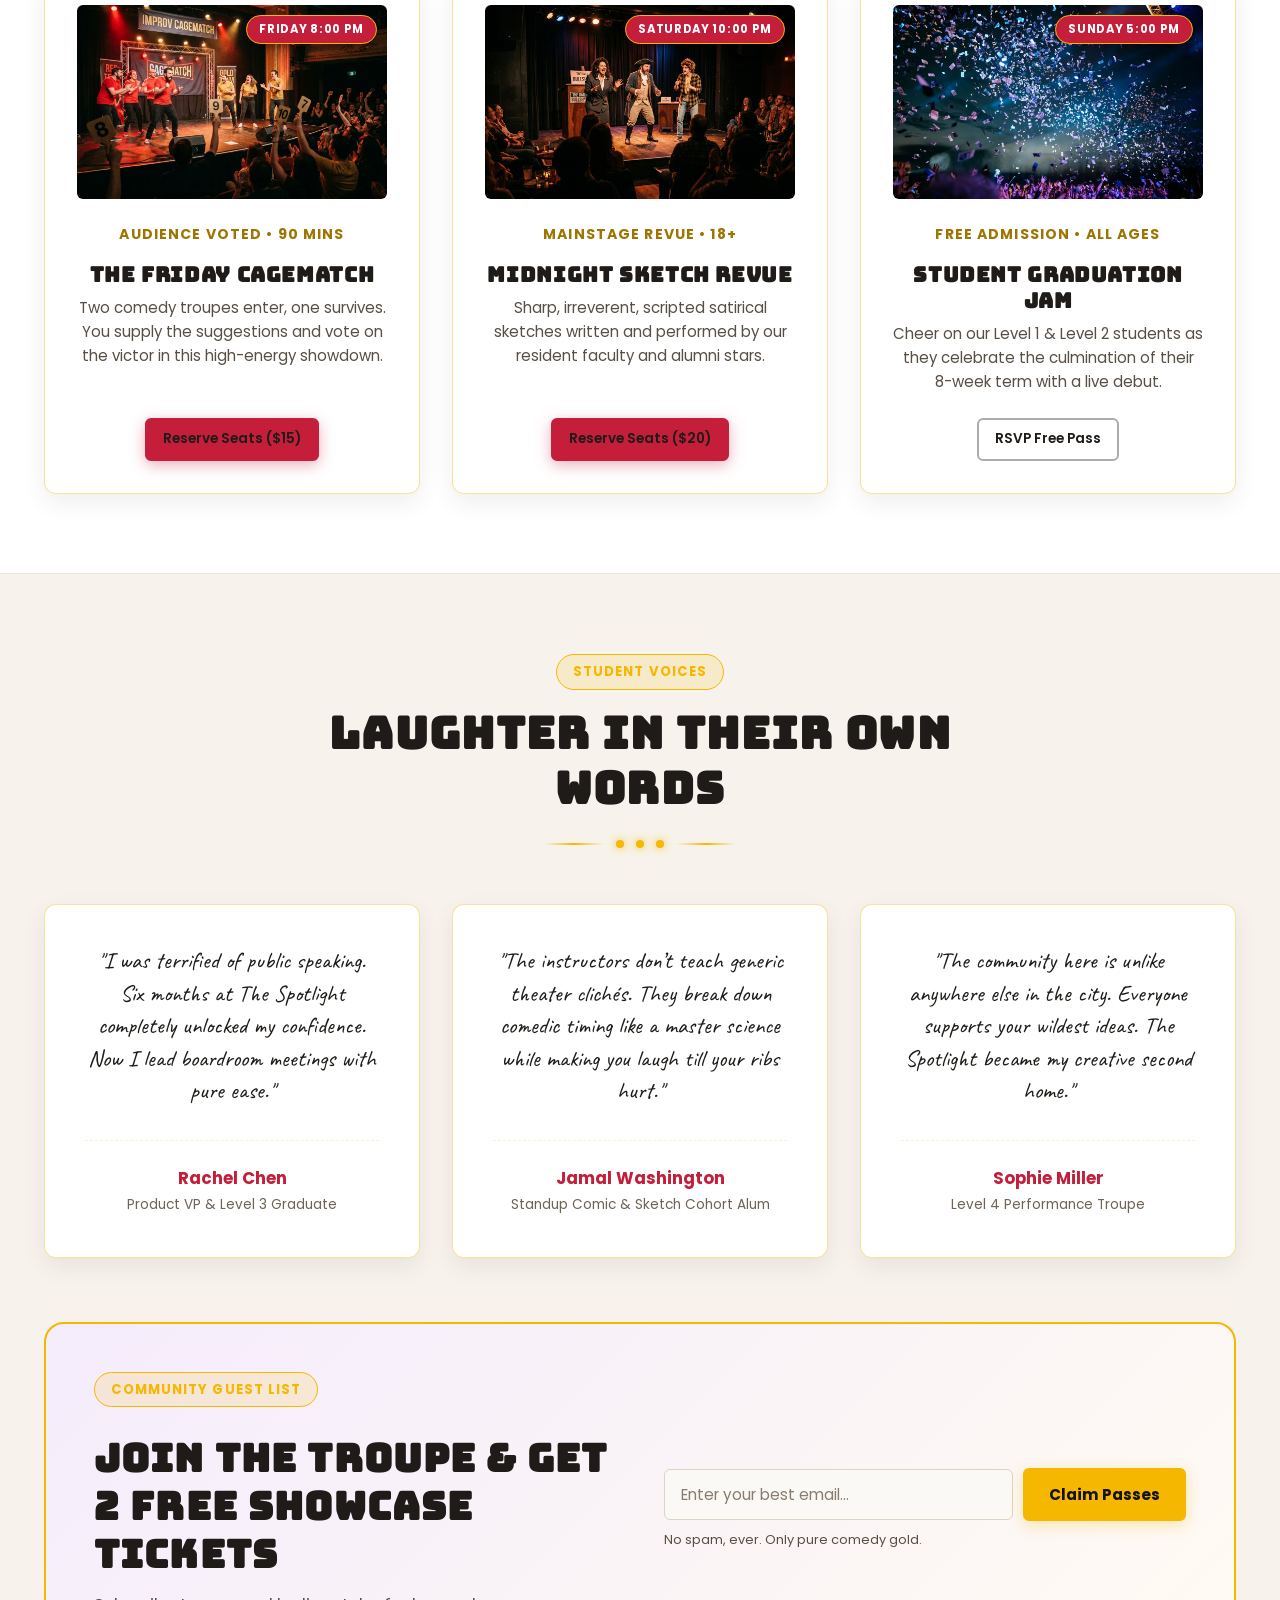
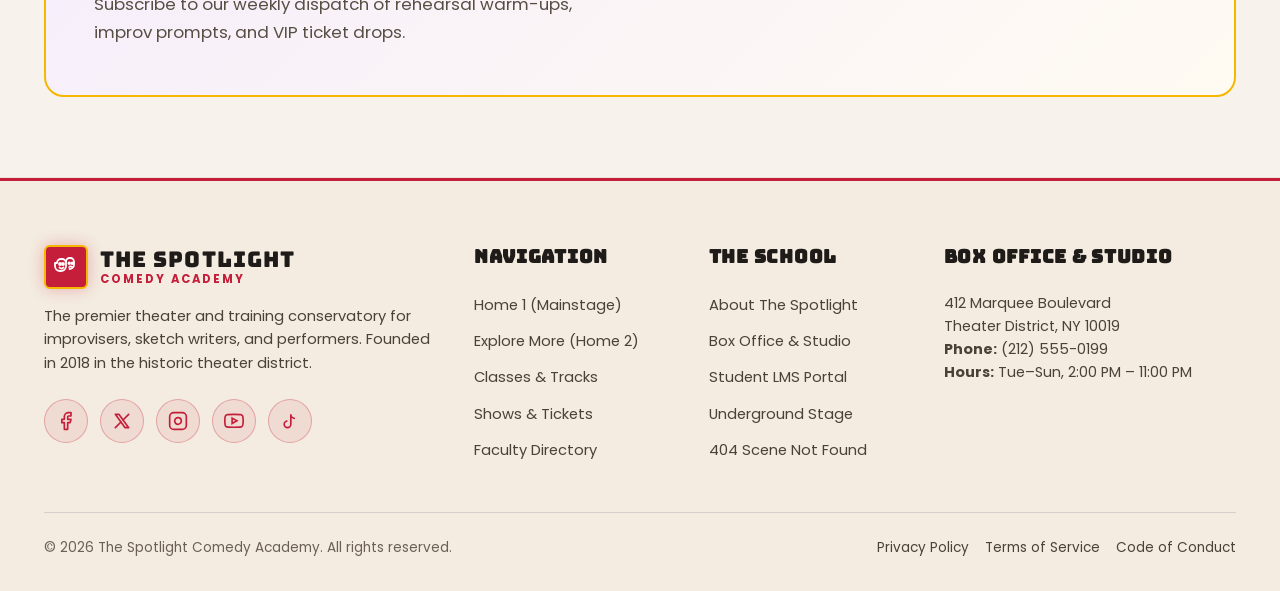
<file: pages/index.html>
<!DOCTYPE html>
<html lang="en" dir="ltr" data-theme="light">
<head>
  <meta charset="UTF-8">
  <meta name="viewport" content="width=device-width, initial-scale=1.0">
  <title>The Spotlight Comedy Academy — Improv & Sketch Comedy Training School</title>
  <meta name="description" content="Master stage comedy at The Spotlight Comedy Academy. Professional improv and sketch comedy training with Second City alumni. Enroll in Level 1 today or catch a live show!">
  
  <!-- Favicon -->
  <link rel="icon" type="image/svg+xml" href="../assets/images/favicon.svg">
  
  <!-- CSS Stylesheets -->
  <link rel="stylesheet" href="../assets/css/style.css">
  <link rel="stylesheet" href="../assets/css/dark-mode.css">
  <link rel="stylesheet" href="../assets/css/rtl.css" id="rtl-stylesheet" disabled>

  <!-- JSON-LD Structured Data -->
  <script type="application/ld+json">
  {
    "@context": "https://schema.org",
    "@type": "EducationalOrganization",
    "name": "The Spotlight Comedy Academy",
    "description": "Premier comedy theater and improv academy offering comprehensive training in long-form improv, sketch writing, and stage performance.",
    "url": "https://thespotlightcomedy.example.com",
    "address": {
      "@type": "PostalAddress",
      "streetAddress": "412 Marquee Boulevard",
      "addressLocality": "New York",
      "addressRegion": "NY",
      "postalCode": "10019",
      "addressCountry": "US"
    },
    "telephone": "+1-212-555-0199"
  }
  </script>
</head>
<body>
  <!-- WCAG Skip Link -->
  <a href="#main-content" class="skip-link">Skip to main content</a>

  <!-- Top Marquee Navigation -->
  <header class="site-header">
    <div class="header-container">
      <a href="index.html" class="site-logo" aria-label="The Spotlight Comedy Academy Home">
        <div class="logo-badge">
          <!-- Theatrical comedy & tragedy masks icon -->
          <svg width="24" height="24" viewBox="0 0 24 24" fill="none" stroke="currentColor" stroke-width="1.8" stroke-linecap="round" stroke-linejoin="round"><path d="M3 8a4 4 0 0 1 4-4h1a4 4 0 0 1 4 4v3a5 5 0 0 1-5 5h-1a5 5 0 0 1-5-5V8z"/><circle cx="6" cy="9" r="1" fill="currentColor"/><circle cx="9" cy="9" r="1" fill="currentColor"/><path d="M5.5 12.5a2.5 2.5 0 0 0 4 0"/><path d="M12 6.5a3.5 3.5 0 0 1 3.5-3.5h1A3.5 3.5 0 0 1 20 6.5v3a4.5 4.5 0 0 1-4.5 4.5"/><circle cx="15.2" cy="8.2" r="0.8" fill="currentColor"/><circle cx="18.2" cy="8.2" r="0.8" fill="currentColor"/><path d="M15.2 12a2 2 0 0 1 3 0"/></svg>
        </div>
        <div class="logo-text">
          <span class="logo-title">THE SPOTLIGHT</span>
          <span class="logo-sub">Comedy Academy</span>
        </div>
      </a>

      <!-- 4-5 Core Nav Items -->
      <nav class="site-nav" aria-label="Main Navigation">
        <ul class="nav-links">
          <li><a href="index.html" class="nav-link active">Home 1</a></li>
          <li><a href="home-2.html" class="nav-link">Home 2</a></li>
          <li><a href="about.html" class="nav-link">About</a></li>
          <li><a href="classes.html" class="nav-link">Classes</a></li>
          <li><a href="shows.html" class="nav-link">Shows</a></li>
          <li><a href="instructors.html" class="nav-link">Instructors</a></li>
          <li><a href="contact.html" class="nav-link">Contact</a></li>
        </ul>

        <!-- Login and Dashboard Buttons -->
        <div class="header-actions">
          <!-- Utility Toggles -->
          <button class="utility-btn theme-toggle-btn" aria-label="Toggle Dark/Light Mode" title="Toggle Dark/Light Mode">
            <span class="theme-icon">
              <svg width="20" height="20" viewBox="0 0 24 24" fill="none" stroke="currentColor" stroke-width="2"><path d="M21 12.79A9 9 0 1 1 11.21 3 7 7 0 0 0 21 12.79z"/></svg>
            </span>
          </button>
          <button class="utility-btn rtl-toggle-btn" aria-label="Toggle RTL layout" title="Toggle RTL layout">
            <span style="font-weight: 700; font-size: 0.8rem;">RTL</span>
          </button>

          <!-- Login and Dashboard Buttons (LAST) -->
          <a href="login.html" class="btn btn-sm btn-login nav-login-btn">Login</a>
          <a href="dashboard.html" class="btn btn-sm btn-dashboard nav-dashboard-btn">Dashboard</a>
        </div>
      </nav>

      <!-- Mobile Hamburger Button -->
      <button class="menu-toggle" aria-label="Toggle Mobile Menu" aria-expanded="false">
        <span></span>
        <span></span>
        <span></span>
      </button>
    </div>
  </header>

  <main id="main-content">
    <!-- ====================================================================
         SECTION 1: HERO (Stage/Spotlight 3D Background & Curtain Reveal)
         ==================================================================== -->
    <section class="hero-home1">
      <div class="curtain-drape-left" aria-hidden="true"></div>
      <div class="curtain-drape-right" aria-hidden="true"></div>

      <!-- 3D Sweeping Spotlight Canvas -->
      <div class="stage-canvas-container" aria-hidden="true">
        <canvas class="stage-canvas"></canvas>
      </div>

      <div class="hero-content">
        <div class="hero-eyebrow">
          <svg width="18" height="18" viewBox="0 0 24 24" fill="none" stroke="currentColor" stroke-width="2"><polygon points="12 2 15.09 8.26 22 9.27 17 14.14 18.18 21.02 12 17.77 5.82 21.02 7 14.14 2 9.27 8.91 8.26 12 2"/></svg>
          Fall Semester Open For Registration
        </div>
        <h1 class="hero-title">FIND YOUR <span>FUNNY.</span><br>OWN THE STAGE.</h1>
        <p class="hero-subtitle">
          From first-time improvisers finding their voice to seasoned performers crafting sketch revues. Learn from veteran comedic directors on our historic theatrical stage.
        </p>

        <div class="hero-cta-group">
          <a href="classes.html" class="btn btn-lg btn-gold">
            <svg width="20" height="20" viewBox="0 0 24 24" fill="none" stroke="currentColor" stroke-width="2"><polygon points="5 3 19 12 5 21 5 3"/></svg>
            Enroll in Level 1
          </a>
          <a href="shows.html" class="btn btn-lg btn-outline">
            <svg width="20" height="20" viewBox="0 0 24 24" fill="none" stroke="currentColor" stroke-width="2"><rect x="2" y="4" width="20" height="16" rx="2"/><line x1="2" y1="10" x2="22" y2="10"/></svg>
            Watch a Live Show
          </a>
        </div>

        <div class="hero-stats-bar">
          <div class="stat-item">
            <div class="stat-number">2,400+</div>
            <div class="stat-label">Students Trained</div>
          </div>
          <div class="stat-item">
            <div class="stat-number">98%</div>
            <div class="stat-label">Confidence Boost</div>
          </div>
          <div class="stat-item">
            <div class="stat-number">14</div>
            <div class="stat-label">Resident Troupes</div>
          </div>
          <div class="stat-item">
            <div class="stat-number">120+</div>
            <div class="stat-label">Annual Showcases</div>
          </div>
        </div>
      </div>
    </section>

    <!-- ====================================================================
         SECTION 2: ALUMNI & TROUPE HIGHLIGHTS (3D Tilt Cards)
         ==================================================================== -->
    <section class="section section-dark">
      <div class="container">
        <div class="section-header">
          <span class="section-tag gold">Stage Pedigree</span>
          <h2>Alumni & Troupe Highlights</h2>
          <div class="marquee-divider">
            <span class="line"></span>
            <span class="bulb"></span>
            <span class="bulb"></span>
            <span class="bulb"></span>
            <span class="line"></span>
          </div>
          <p>Graduates of The Spotlight headline Saturday Night Live, Netflix specials, Edinburgh Fringe, and our sold-out weekend residency shows.</p>
        </div>

        <div class="card-grid grid-3">
          <!-- Card 1 -->
          <div class="theatre-card dark-style">
            <div class="card-image-wrap">
              <div class="card-badge">Mainstage Alum</div>
              <img src="../assets/images/alumni-troupe-1.webp" alt="The Spotlight alumni performing on stage" width="400" height="250" loading="lazy">
            </div>
            <div class="card-subtitle">Maya Lin & The Quirk Collective</div>
            <h3 class="card-title">From Level 1 to Netflix Comedy</h3>
            <p class="card-description">Maya started with zero acting background in our Thursday Foundations cohort and now writes for major streaming comedies.</p>
            <div class="card-footer">
              <a href="about.html" class="btn btn-sm btn-outline-gold">Read Troupe Story</a>
            </div>
          </div>

          <!-- Card 2 -->
          <div class="theatre-card dark-style">
            <div class="card-image-wrap">
              <div class="card-badge">Resident Troupe</div>
              <img src="../assets/images/alumni-troupe-2.webp" alt="Backstage celebration of sketch comedy troupe" width="400" height="250" loading="lazy">
            </div>
            <div class="card-subtitle">The Backstage Bandits</div>
            <h3 class="card-title">Sold-Out 3-Year Residency</h3>
            <p class="card-description">Formed inside our Level 4 performance lab, this sketch ensemble has performed over 150 consecutive weekend shows.</p>
            <div class="card-footer">
              <a href="shows.html" class="btn btn-sm btn-outline-gold">View Show Dates</a>
            </div>
          </div>

          <!-- Card 3 -->
          <div class="theatre-card dark-style">
            <div class="card-image-wrap">
              <div class="card-badge">Industry Success</div>
              <img src="../assets/images/alumni-darren-vance.webp" alt="Darren Vance late-night television comedy writer" width="400" height="250" loading="lazy">
            </div>
            <div class="card-subtitle">Darren Vance</div>
            <h3 class="card-title">Late Night Staff Writer</h3>
            <p class="card-description">Credits The Spotlight’s rigorous sketch writing packet labs for landing his breakthrough television writer's room chair.</p>
            <div class="card-footer">
              <a href="instructors.html" class="btn btn-sm btn-outline-gold">Meet the Faculty</a>
            </div>
          </div>
        </div>
      </div>
    </section>

    <!-- ====================================================================
         SECTION 3: WHY TRAIN WITH US (Centered Icon Feature Grid)
         ==================================================================== -->
    <section class="section">
      <div class="container">
        <div class="section-header">
          <span class="section-tag">The Spotlight Advantage</span>
          <h2>Why Train At The Spotlight</h2>
          <div class="marquee-divider">
            <span class="line"></span>
            <span class="bulb"></span>
            <span class="bulb"></span>
            <span class="bulb"></span>
            <span class="line"></span>
          </div>
          <p>We blend Chicago-style long-form Harold discipline with modern sketch comedy writers' room mechanics.</p>
        </div>

        <div class="theatrical-bento-grid">
          <!-- Bento Item 1: Wide Featured Stage Time Hero -->
          <div class="bento-card bento-card-wide bento-card-hero">
            <span class="bento-badge gold">
              <svg width="14" height="14" viewBox="0 0 24 24" fill="none" stroke="currentColor" stroke-width="2"><circle cx="12" cy="12" r="10"/><polygon points="12 6 12 12 16 14"/></svg>
              Mainstage Immersion From Day 1
            </span>
            <h3>No Lecture Halls. You Train Where The Shows Happen.</h3>
            <p>
              Unlike schools that keep students rehearsing in basement classrooms for years, every Spotlight class takes place directly on our historic 90-seat black box stage under real theatrical lighting and soundboards. You acclimate to audience energy from your very first session.
            </p>
            <div class="bento-specs-row">
              <div class="bento-spec-item">
                <svg width="16" height="16" viewBox="0 0 24 24" fill="none" stroke="currentColor" stroke-width="2"><polyline points="20 6 9 17 4 12"/></svg>
                DMX Theatrical Lighting & Audio
              </div>
              <div class="bento-spec-item">
                <svg width="16" height="16" viewBox="0 0 24 24" fill="none" stroke="currentColor" stroke-width="2"><polyline points="20 6 9 17 4 12"/></svg>
                Sprung Hardwood Dance/Stage Floor
              </div>
              <div class="bento-spec-item">
                <svg width="16" height="16" viewBox="0 0 24 24" fill="none" stroke="currentColor" stroke-width="2"><polyline points="20 6 9 17 4 12"/></svg>
                90-Seat Capacity Auditory Acoustics
              </div>
            </div>
          </div>

          <!-- Bento Item 2: Psychological Safety -->
          <div class="bento-card">
            <span class="bento-badge crimson">Ensemble Culture</span>
            <div class="card-icon-wrap" style="width: 48px; height: 48px; margin-bottom: 12px; background: rgba(196, 30, 58, 0.1); border-radius: var(--radius-sm); display: flex; align-items: center; justify-content: center; color: var(--curtain-crimson);">
              <svg width="24" height="24" viewBox="0 0 24 24" fill="none" stroke="currentColor" stroke-width="2"><path d="M20.84 4.61a5.5 5.5 0 0 0-7.78 0L12 5.67l-1.06-1.06a5.5 5.5 0 0 0-7.78 7.78l1.06 1.06L12 21.23l7.78-7.78 1.06-1.06a5.5 5.5 0 0 0 0-7.78z"/></svg>
            </div>
            <h3>Radical Psychological Safety</h3>
            <p>
              Comedy blooms when fear of judgment is erased. We maintain an uncompromising culture where mistakes are treated as theatrical gold and daring choices are celebrated.
            </p>
          </div>

          <!-- Bento Item 3: Troupe Pipeline -->
          <div class="bento-card">
            <span class="bento-badge crimson">Career Pathway</span>
            <div class="card-icon-wrap" style="width: 48px; height: 48px; margin-bottom: 12px; background: rgba(196, 30, 58, 0.1); border-radius: var(--radius-sm); display: flex; align-items: center; justify-content: center; color: var(--curtain-crimson);">
              <svg width="24" height="24" viewBox="0 0 24 24" fill="none" stroke="currentColor" stroke-width="2"><path d="M17 21v-2a4 4 0 0 0-4-4H5a4 4 0 0 0-4 4v2"/><circle cx="9" cy="7" r="4"/><path d="M23 21v-2a4 4 0 0 0-3-3.87"/><path d="M16 3.13a4 4 0 0 1 0 7.75"/></svg>
            </div>
            <h3>Resident Troupe Casting</h3>
            <p>
              Exceptional ensemble performers are cast directly into our resident house troupes with paid weekend mainstage slots and festival tour sponsorships.
            </p>
          </div>

          <!-- Bento Item 4: Pass & Live Showcase -->
          <div class="bento-card bento-card-pass">
            <span class="bento-badge gold">All-Access Pass Included</span>
            <div style="display: flex; justify-content: space-between; align-items: center; flex-wrap: wrap; gap: 16px;">
              <div>
                <h3 style="margin: 0 0 8px 0;">Graduation Debut & Unlimited Rehearsal Studios</h3>
                <p style="margin: 0;">
                  Every term includes free reservations in our practice rehearsal studios, weekly drop-in faculty jams, and a ticketed graduation debut for your friends and family.
                </p>
              </div>
              <a href="classes.html" class="btn btn-sm btn-gold" style="flex-shrink: 0;">Explore Term Schedules</a>
            </div>
          </div>
        </div>
      </div>
    </section>

    <!-- ====================================================================
         SECTION 4: FEATURED CLASSES PREVIEW (3D Tilt Cards)
         ==================================================================== -->
    <section class="section section-dark">
      <div class="container">
        <div class="section-header">
          <span class="section-tag gold">Curriculum Path</span>
          <h2>Featured Training Tracks</h2>
          <div class="marquee-divider">
            <span class="line"></span>
            <span class="bulb"></span>
            <span class="bulb"></span>
            <span class="bulb"></span>
            <span class="line"></span>
          </div>
          <p>Our sequential 4-tier conservatory takes you from comedic zero to mainstage ensemble player.</p>
        </div>

        <div class="card-grid grid-3">
          <div class="theatre-card dark-style">
            <div class="card-image-wrap">
              <div class="card-badge">Level 1</div>
              <img src="../assets/images/class-foundation.webp" alt="Level 1 improv students warm-up circle" width="400" height="250" loading="lazy">
            </div>
            <div class="card-subtitle">8 Weeks • No Experience Required</div>
            <h3 class="card-title">Foundations of Improv</h3>
            <p class="card-description">Unleash spontaneity, practice unconditional support with "Yes, And", and build fearless onstage presence through interactive games.</p>
            <div class="card-footer">
              <a href="classes.html" class="btn btn-sm btn-gold">Explore Syllabus & Enroll</a>
            </div>
          </div>

          <div class="theatre-card dark-style">
            <div class="card-image-wrap">
              <div class="card-badge">Level 2</div>
              <img src="../assets/images/class-scenework.webp" alt="Level 2 improv scene work in action" width="400" height="250" loading="lazy">
            </div>
            <div class="card-subtitle">8 Weeks • Level 1 Prerequisite</div>
            <h3 class="card-title">Two-Person Scene Work</h3>
            <p class="card-description">Master emotional grounding, discover the "Game of the Scene", and develop memorable, hilarious character points of view.</p>
            <div class="card-footer">
              <a href="classes.html" class="btn btn-sm btn-gold">Explore Syllabus & Enroll</a>
            </div>
          </div>

          <div class="theatre-card dark-style">
            <div class="card-image-wrap">
              <div class="card-badge">Level 3</div>
              <img src="../assets/images/class-sketch-writing.webp" alt="Sketch comedy writing lab" width="400" height="250" loading="lazy">
            </div>
            <div class="card-subtitle">8 Weeks • Writers Room Format</div>
            <h3 class="card-title">Sketch Comedy Writing</h3>
            <p class="card-description">Pitch premises, outline comedic escalation, draft parody beats, and polish a 4-sketch portfolio ready for TV submission.</p>
            <div class="card-footer">
              <a href="classes.html" class="btn btn-sm btn-gold">Explore Syllabus & Enroll</a>
            </div>
          </div>
        </div>

        <div style="text-align: center; margin-top: var(--sp-6);">
          <a href="classes.html" class="btn btn-lg btn-outline-gold">View Full 4-Level Curriculum</a>
        </div>
      </div>
    </section>

    <!-- ====================================================================
         SECTION 5: UPCOMING SHOWS TEASER
         ==================================================================== -->
    <section class="section">
      <div class="container">
        <div class="section-header">
          <span class="section-tag">Live Performances</span>
          <h2>Upcoming Showcases</h2>
          <div class="marquee-divider">
            <span class="line"></span>
            <span class="bulb"></span>
            <span class="bulb"></span>
            <span class="bulb"></span>
            <span class="line"></span>
          </div>
          <p>Witness live unscripted magic and daring sketch premieres this Friday & Saturday night.</p>
        </div>

        <div class="card-grid grid-3">
          <div class="theatre-card">
            <div class="card-image-wrap">
              <div class="card-badge">Friday 8:00 PM</div>
              <img src="../assets/images/show-friday-fight.webp" alt="Friday Improv Cagematch live performance" width="400" height="250" loading="lazy">
            </div>
            <div class="card-subtitle">Audience Voted • 90 Mins</div>
            <h3 class="card-title">The Friday Cagematch</h3>
            <p class="card-description">Two comedy troupes enter, one survives. You supply the suggestions and vote on the victor in this high-energy showdown.</p>
            <div class="card-footer">
              <a href="shows.html" class="btn btn-sm btn-primary">Reserve Seats ($15)</a>
            </div>
          </div>

          <div class="theatre-card">
            <div class="card-image-wrap">
              <div class="card-badge">Saturday 10:00 PM</div>
              <img src="../assets/images/show-sketch-madness.webp" alt="Midnight Sketch Revue" width="400" height="250" loading="lazy">
            </div>
            <div class="card-subtitle">Mainstage Revue • 18+</div>
            <h3 class="card-title">Midnight Sketch Revue</h3>
            <p class="card-description">Sharp, irreverent, scripted satirical sketches written and performed by our resident faculty and alumni stars.</p>
            <div class="card-footer">
              <a href="shows.html" class="btn btn-sm btn-primary">Reserve Seats ($20)</a>
            </div>
          </div>

          <div class="theatre-card">
            <div class="card-image-wrap">
              <div class="card-badge">Sunday 5:00 PM</div>
              <img src="../assets/images/show-graduation-jam.webp" alt="Student Graduation Showcase" width="400" height="250" loading="lazy">
            </div>
            <div class="card-subtitle">Free Admission • All Ages</div>
            <h3 class="card-title">Student Graduation Jam</h3>
            <p class="card-description">Cheer on our Level 1 & Level 2 students as they celebrate the culmination of their 8-week term with a live debut.</p>
            <div class="card-footer">
              <a href="shows.html" class="btn btn-sm btn-outline">RSVP Free Pass</a>
            </div>
          </div>
        </div>
      </div>
    </section>

    <!-- ====================================================================
         SECTION 6: TESTIMONIALS & COMMUNITY CTA
         ==================================================================== -->
    <section class="section section-dark">
      <div class="container">
        <div class="section-header">
          <span class="section-tag gold">Student Voices</span>
          <h2>Laughter In Their Own Words</h2>
          <div class="marquee-divider">
            <span class="line"></span>
            <span class="bulb"></span>
            <span class="bulb"></span>
            <span class="bulb"></span>
            <span class="line"></span>
          </div>
        </div>

        <div class="card-grid grid-3" style="margin-bottom: var(--sp-8);">
          <div class="testimonial-card">
            <div class="testimonial-quote">"I was terrified of public speaking. Six months at The Spotlight completely unlocked my confidence. Now I lead boardroom meetings with pure ease."</div>
            <div class="testimonial-footer">
              <div class="student-author">Rachel Chen</div>
              <div class="student-meta">Product VP & Level 3 Graduate</div>
            </div>
          </div>

          <div class="testimonial-card">
            <div class="testimonial-quote">"The instructors don’t teach generic theater clichés. They break down comedic timing like a master science while making you laugh till your ribs hurt."</div>
            <div class="testimonial-footer">
              <div class="student-author">Jamal Washington</div>
              <div class="student-meta">Standup Comic & Sketch Cohort Alum</div>
            </div>
          </div>

          <div class="testimonial-card">
            <div class="testimonial-quote">"The community here is unlike anywhere else in the city. Everyone supports your wildest ideas. The Spotlight became my creative second home."</div>
            <div class="testimonial-footer">
              <div class="student-author">Sophie Miller</div>
              <div class="student-meta">Level 4 Performance Troupe</div>
            </div>
          </div>
        </div>

        <!-- Join The Troupe Conversion Banner -->
        <div class="corporate-banner">
          <div>
            <span class="section-tag gold">Community Guest List</span>
            <h3 style="font-size: clamp(1.8rem, 3vw, 2.4rem); margin: 12px 0;">Join The Troupe & Get 2 Free Showcase Tickets</h3>
            <p style="color: var(--marquee-cream-muted); font-size: 1.05rem;">Subscribe to our weekly dispatch of rehearsal warm-ups, improv prompts, and VIP ticket drops.</p>
          </div>
          <div>
            <form class="newsletter-form">
              <input type="email" placeholder="Enter your best email..." required class="form-control" aria-label="Email address for free tickets">
              <button type="submit" class="btn btn-gold">Claim Passes</button>
            </form>
            <span style="font-size: 0.8rem; color: var(--marquee-cream-muted); margin-top: 8px; display: block;">No spam, ever. Only pure comedy gold.</span>
          </div>
        </div>
      </div>
    </section>
  </main>

  <!-- ====================================================================
       SITE FOOTER
       ==================================================================== -->
  <footer class="site-footer">
    <div class="container">
      <div class="footer-grid">
        <div>
          <a href="index.html" class="site-logo footer-logo" aria-label="The Spotlight Comedy Academy Home" style="margin-bottom: 16px; display: inline-flex;">
            <div class="logo-badge">
              <svg width="24" height="24" viewBox="0 0 24 24" fill="none" stroke="currentColor" stroke-width="1.8" stroke-linecap="round" stroke-linejoin="round"><path d="M3 8a4 4 0 0 1 4-4h1a4 4 0 0 1 4 4v3a5 5 0 0 1-5 5h-1a5 5 0 0 1-5-5V8z"/><circle cx="6" cy="9" r="1" fill="currentColor"/><circle cx="9" cy="9" r="1" fill="currentColor"/><path d="M5.5 12.5a2.5 2.5 0 0 0 4 0"/><path d="M12 6.5a3.5 3.5 0 0 1 3.5-3.5h1A3.5 3.5 0 0 1 20 6.5v3a4.5 4.5 0 0 1-4.5 4.5"/><circle cx="15.2" cy="8.2" r="0.8" fill="currentColor"/><circle cx="18.2" cy="8.2" r="0.8" fill="currentColor"/><path d="M15.2 12a2 2 0 0 1 3 0"/></svg>
            </div>
            <div class="logo-text">
              <span class="logo-title">THE SPOTLIGHT</span>
              <span class="logo-sub">Comedy Academy</span>
            </div>
          </a>
          <p style="font-size: 0.92rem; line-height: 1.6; margin-bottom: 16px;">
            The premier theater and training conservatory for improvisers, sketch writers, and performers. Founded in 2018 in the historic theater district.
          </p>
          <div class="footer-social-row">
            <a href="https://facebook.com" class="social-icon-btn" aria-label="The Spotlight Facebook" target="_blank" rel="noopener">
              <svg width="20" height="20" viewBox="0 0 24 24" fill="none" stroke="currentColor" stroke-width="2" stroke-linecap="round" stroke-linejoin="round"><path d="M18 2h-3a5 5 0 0 0-5 5v3H7v4h3v8h4v-8h3l1-4h-4V7a1 1 0 0 1 1-1h3z"/></svg>
            </a>
            <a href="https://x.com" class="social-icon-btn" aria-label="The Spotlight X (Twitter)" target="_blank" rel="noopener">
              <svg width="20" height="20" viewBox="0 0 24 24" fill="none" stroke="currentColor" stroke-width="2" stroke-linecap="round" stroke-linejoin="round"><path d="M4 4l11.733 16h4.267l-11.733 -16z"/><path d="M4 20l6.768 -6.768m2.46 -2.46l6.772 -6.772"/></svg>
            </a>
            <a href="https://instagram.com" class="social-icon-btn" aria-label="The Spotlight Instagram" target="_blank" rel="noopener">
              <svg width="20" height="20" viewBox="0 0 24 24" fill="none" stroke="currentColor" stroke-width="2"><rect x="2" y="2" width="20" height="20" rx="5" ry="5"/><path d="M16 11.37A4 4 0 1 1 12.63 8 4 4 0 0 1 16 11.37z"/><line x1="17.5" y1="6.5" x2="17.51" y2="6.5"/></svg>
            </a>
            <a href="https://youtube.com" class="social-icon-btn" aria-label="The Spotlight YouTube" target="_blank" rel="noopener">
              <svg width="20" height="20" viewBox="0 0 24 24" fill="none" stroke="currentColor" stroke-width="2"><path d="M22.54 6.42a2.78 2.78 0 0 0-1.94-2C18.88 4 12 4 12 4s-6.88 0-8.6.46a2.78 2.78 0 0 0-1.94 2A29 29 0 0 0 1 11.75a29 29 0 0 0 .46 5.33A2.78 2.78 0 0 0 3.4 19c1.72.46 8.6.46 8.6.46s6.88 0 8.6-.46a2.78 2.78 0 0 0 1.94-2 29 29 0 0 0 .46-5.25 29 29 0 0 0-.46-5.33z"/><polygon points="9.75 15.02 15.5 11.75 9.75 8.48 9.75 15.02"/></svg>
            </a>
            <a href="https://tiktok.com" class="social-icon-btn" aria-label="The Spotlight TikTok" target="_blank" rel="noopener">
              <svg width="20" height="20" viewBox="0 0 24 24" fill="none" stroke="currentColor" stroke-width="2"><path d="M9 12a4 4 0 1 0 4 4V4a5 5 0 0 0 5 5"/></svg>
            </a>
          </div>
        </div>

        <div>
          <h4 class="footer-title">Navigation</h4>
          <ul class="footer-links-list">
            <li><a href="index.html">Home 1 (Mainstage)</a></li>
            <li><a href="home-2.html">Explore More (Home 2)</a></li>
            <li><a href="classes.html">Classes & Tracks</a></li>
            <li><a href="shows.html">Shows & Tickets</a></li>
            <li><a href="instructors.html">Faculty Directory</a></li>
          </ul>
        </div>

        <div>
          <h4 class="footer-title">The School</h4>
          <ul class="footer-links-list">
            <li><a href="about.html">About The Spotlight</a></li>
            <li><a href="contact.html">Box Office & Studio</a></li>
            <li><a href="dashboard.html">Student LMS Portal</a></li>
            <li><a href="coming-soon.html">Underground Stage</a></li>
            <li><a href="404.html">404 Scene Not Found</a></li>
          </ul>
        </div>

        <div>
          <h4 class="footer-title">Box Office & Studio</h4>
          <p style="font-size: 0.9rem; line-height: 1.6; margin-bottom: 8px;">
            412 Marquee Boulevard<br>
            Theater District, NY 10019<br>
            <strong>Phone:</strong> (212) 555-0199<br>
            <strong>Hours:</strong> Tue–Sun, 2:00 PM – 11:00 PM
          </p>
        </div>
      </div>

      <div class="footer-bottom">
        <div>&copy; 2026 The Spotlight Comedy Academy. All rights reserved.</div>
        <div style="display: flex; gap: 16px;">
          <a href="contact.html">Privacy Policy</a>
          <a href="contact.html">Terms of Service</a>
          <a href="contact.html">Code of Conduct</a>
        </div>
      </div>
    </div>
  </footer>

  <!-- Scripts -->
  <script src="../assets/js/tilt-cards.js"></script>
  <script src="../assets/js/main.js"></script>
</body>
</html>
</file>
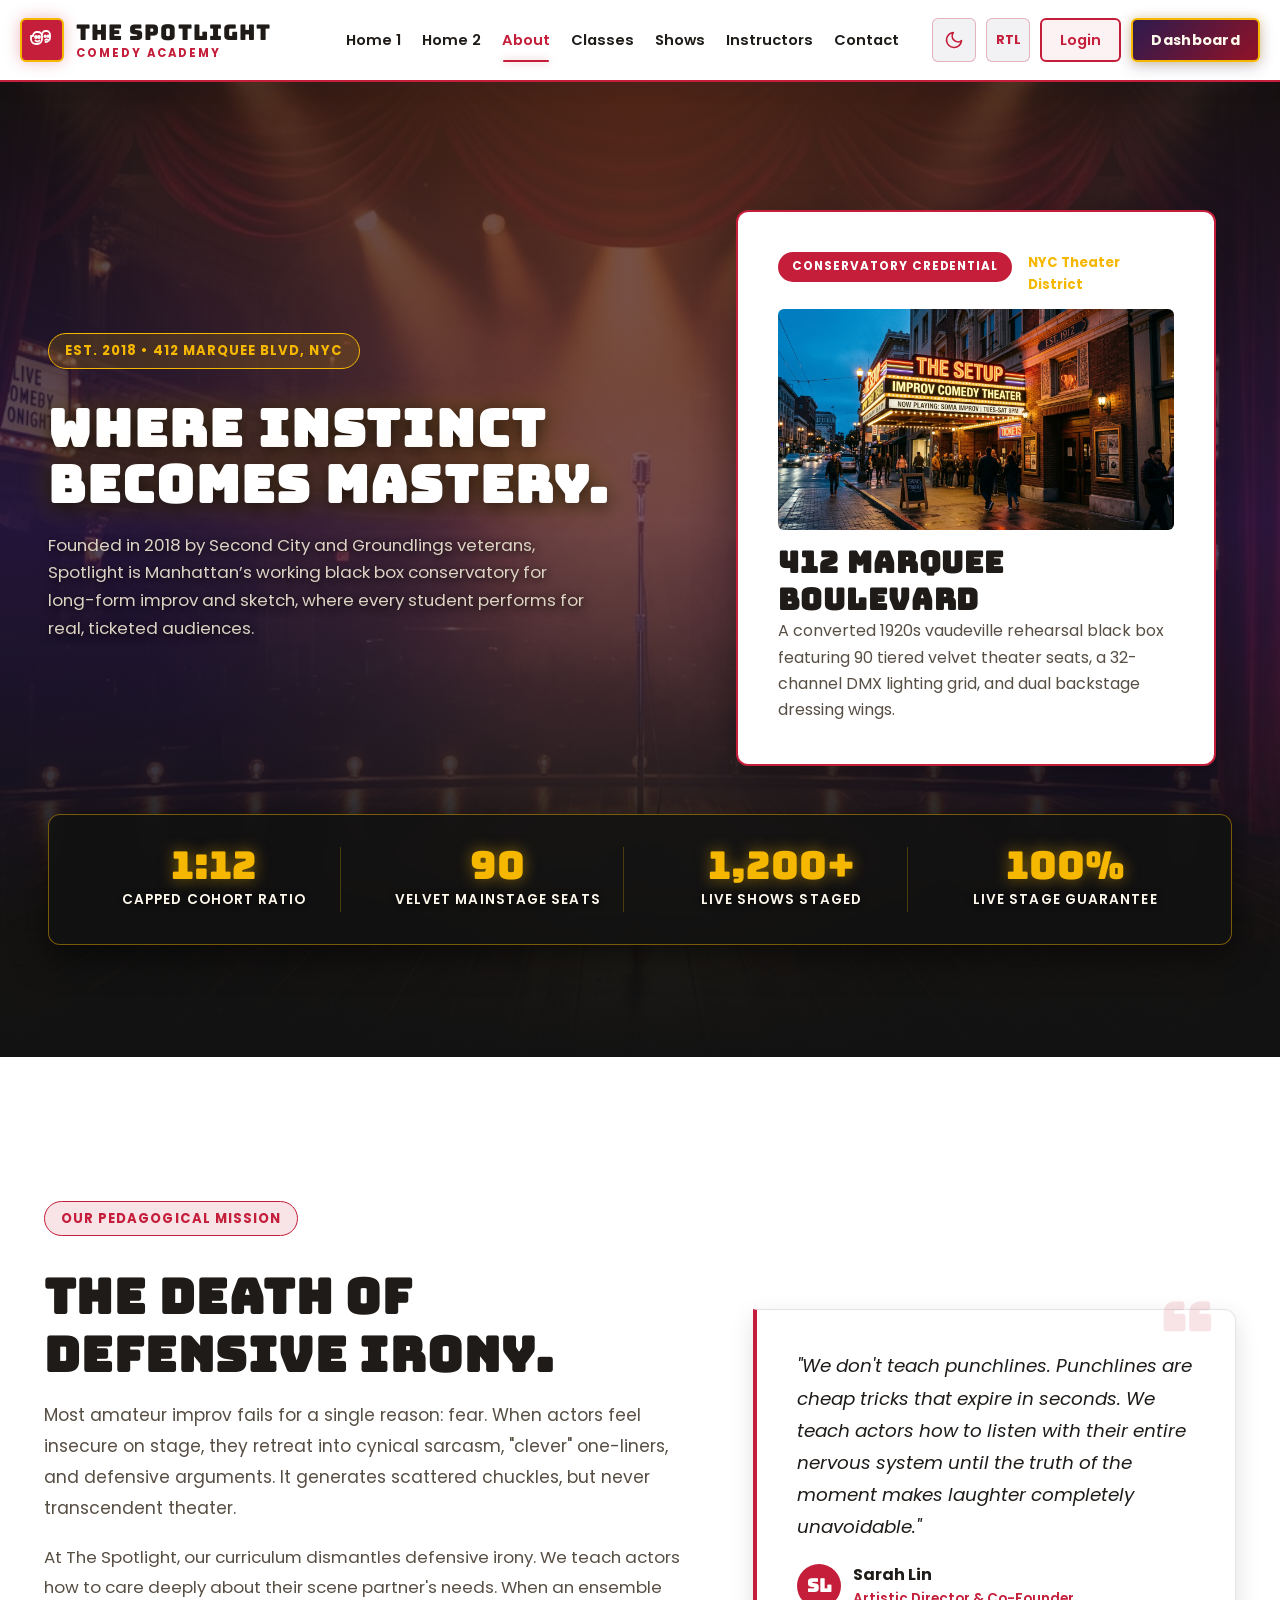
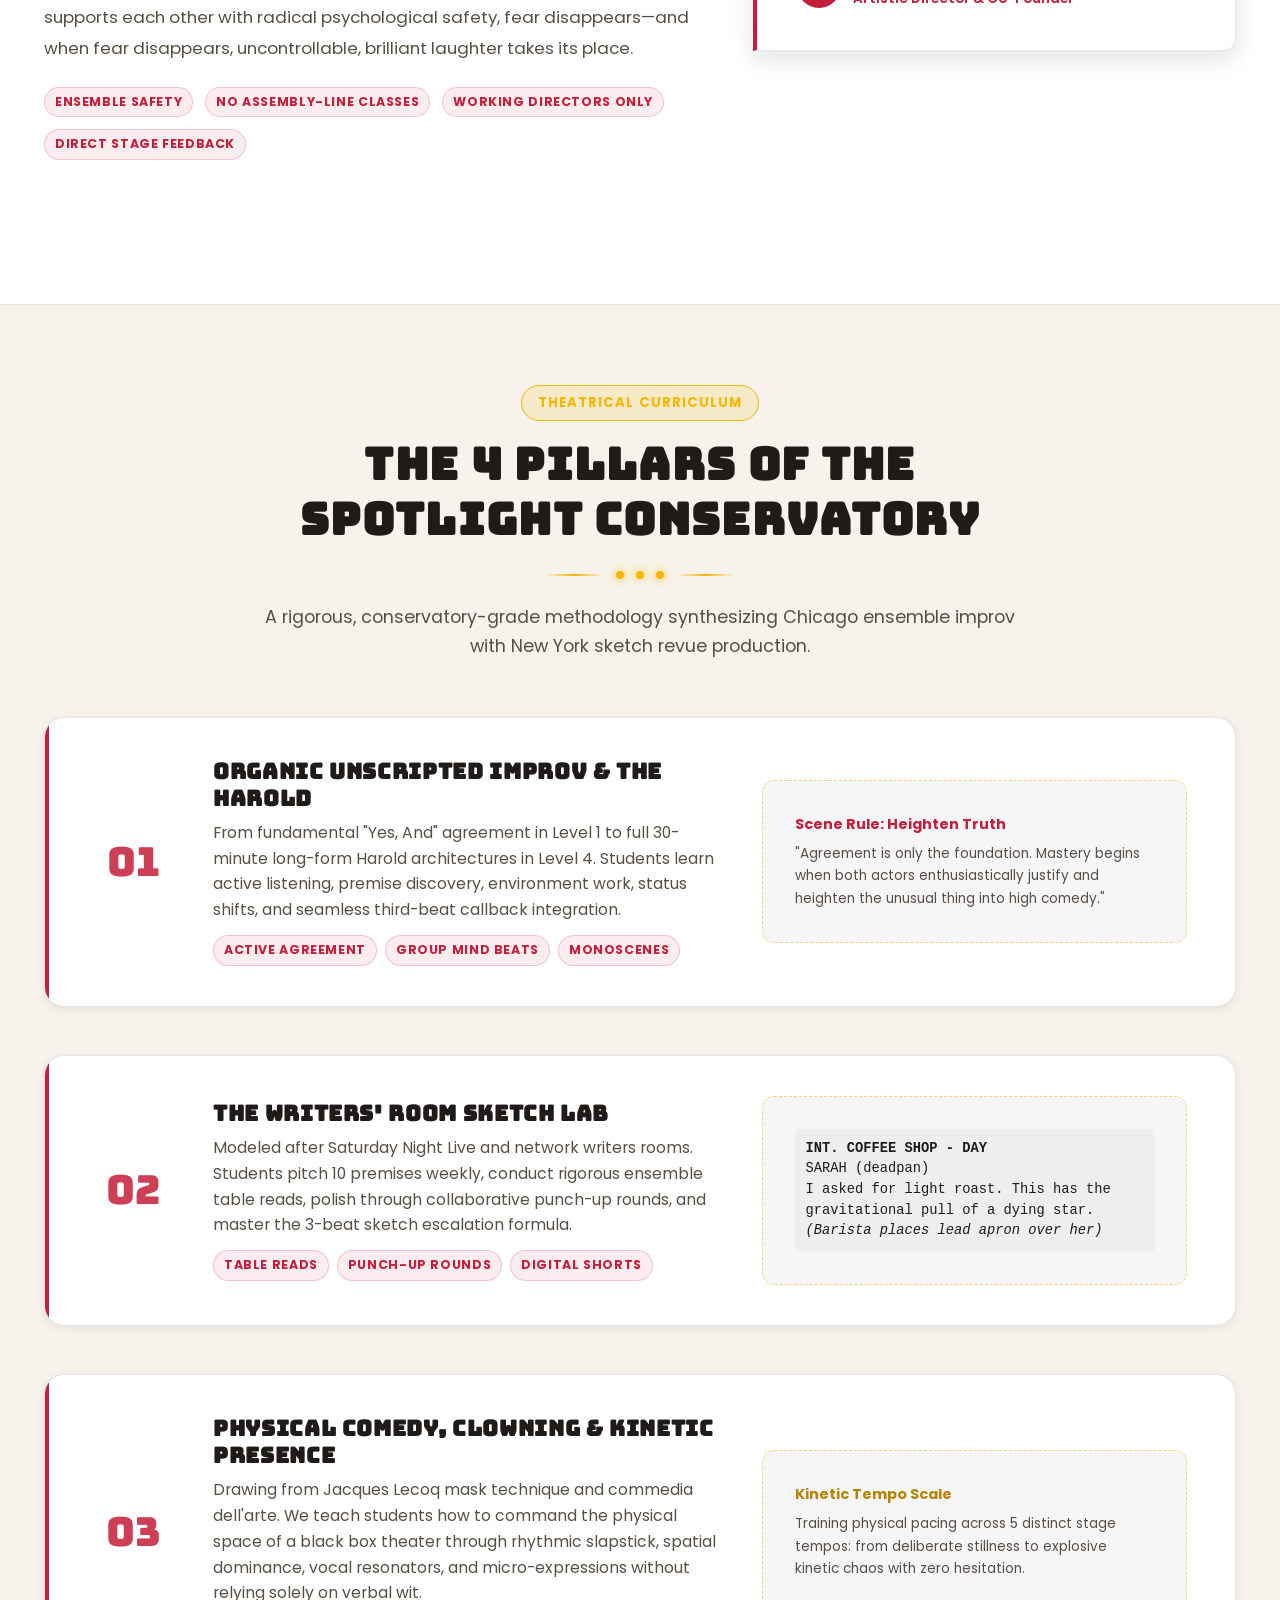
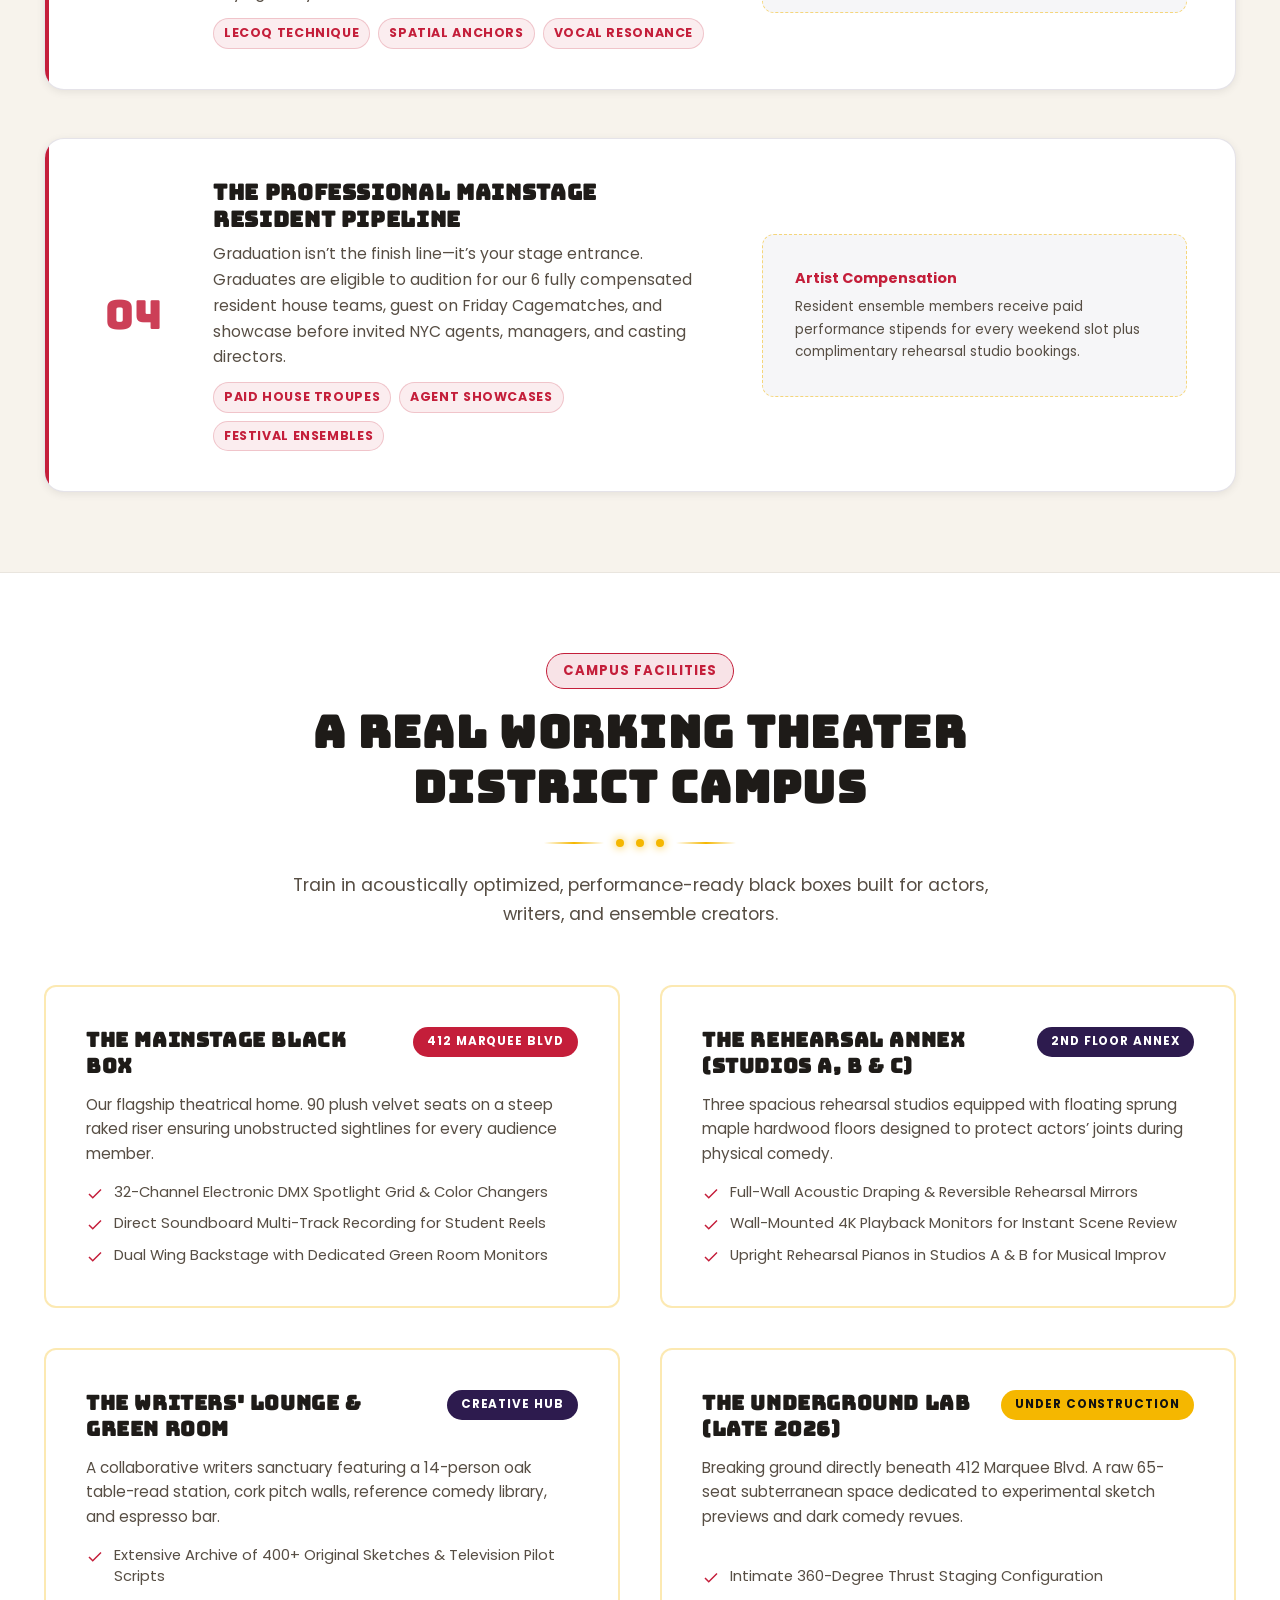
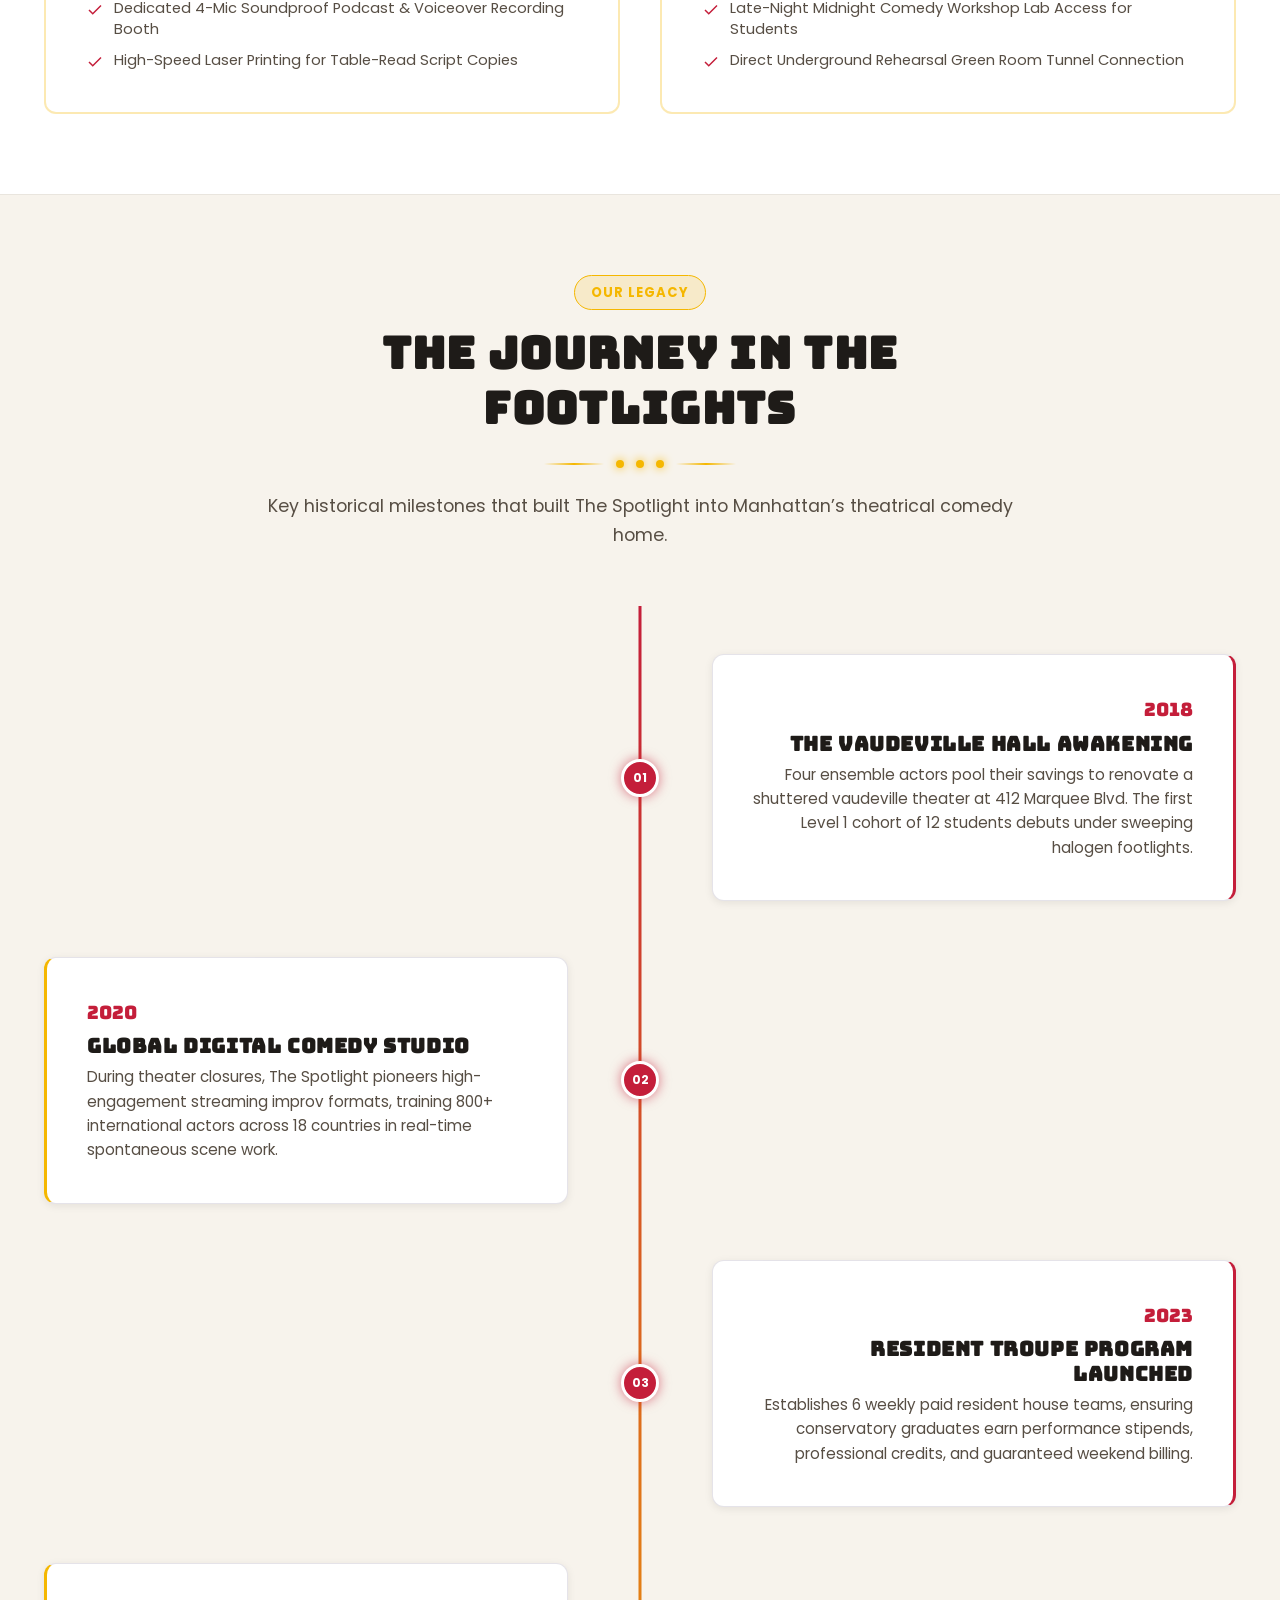
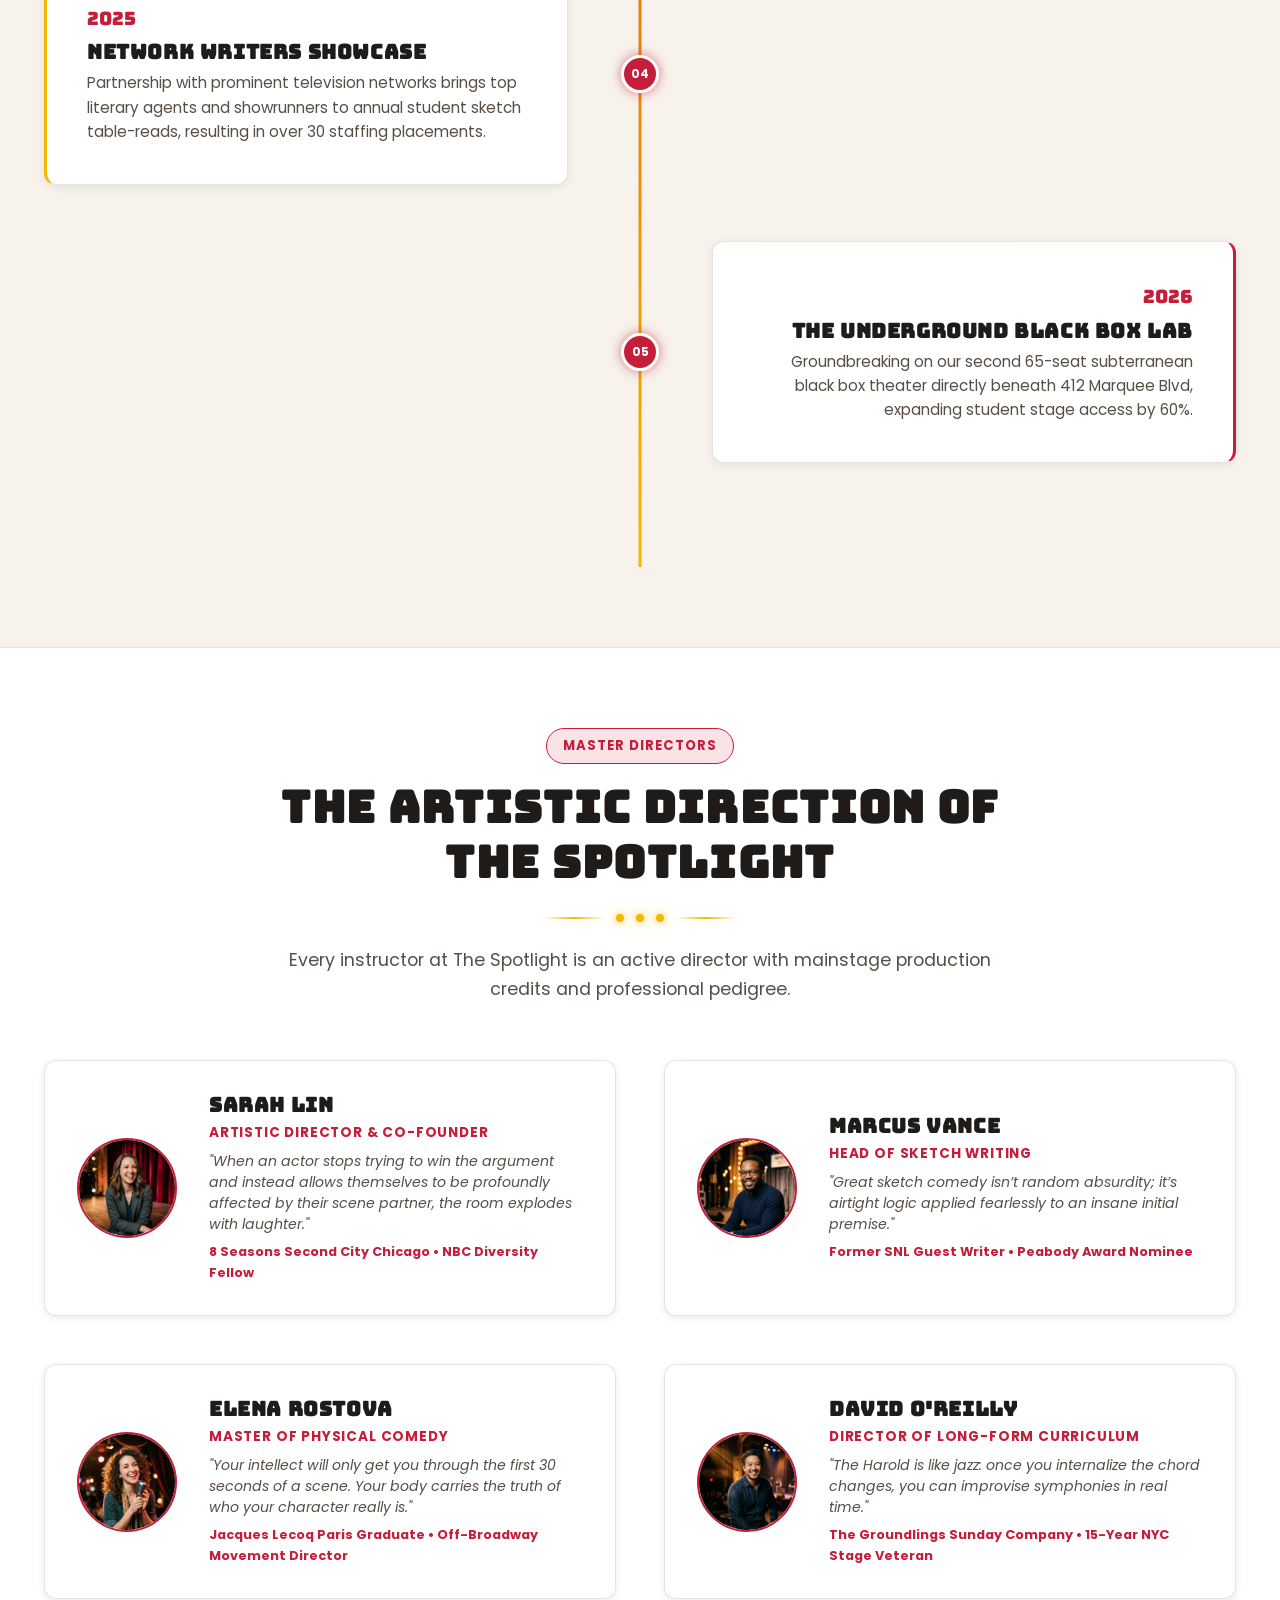
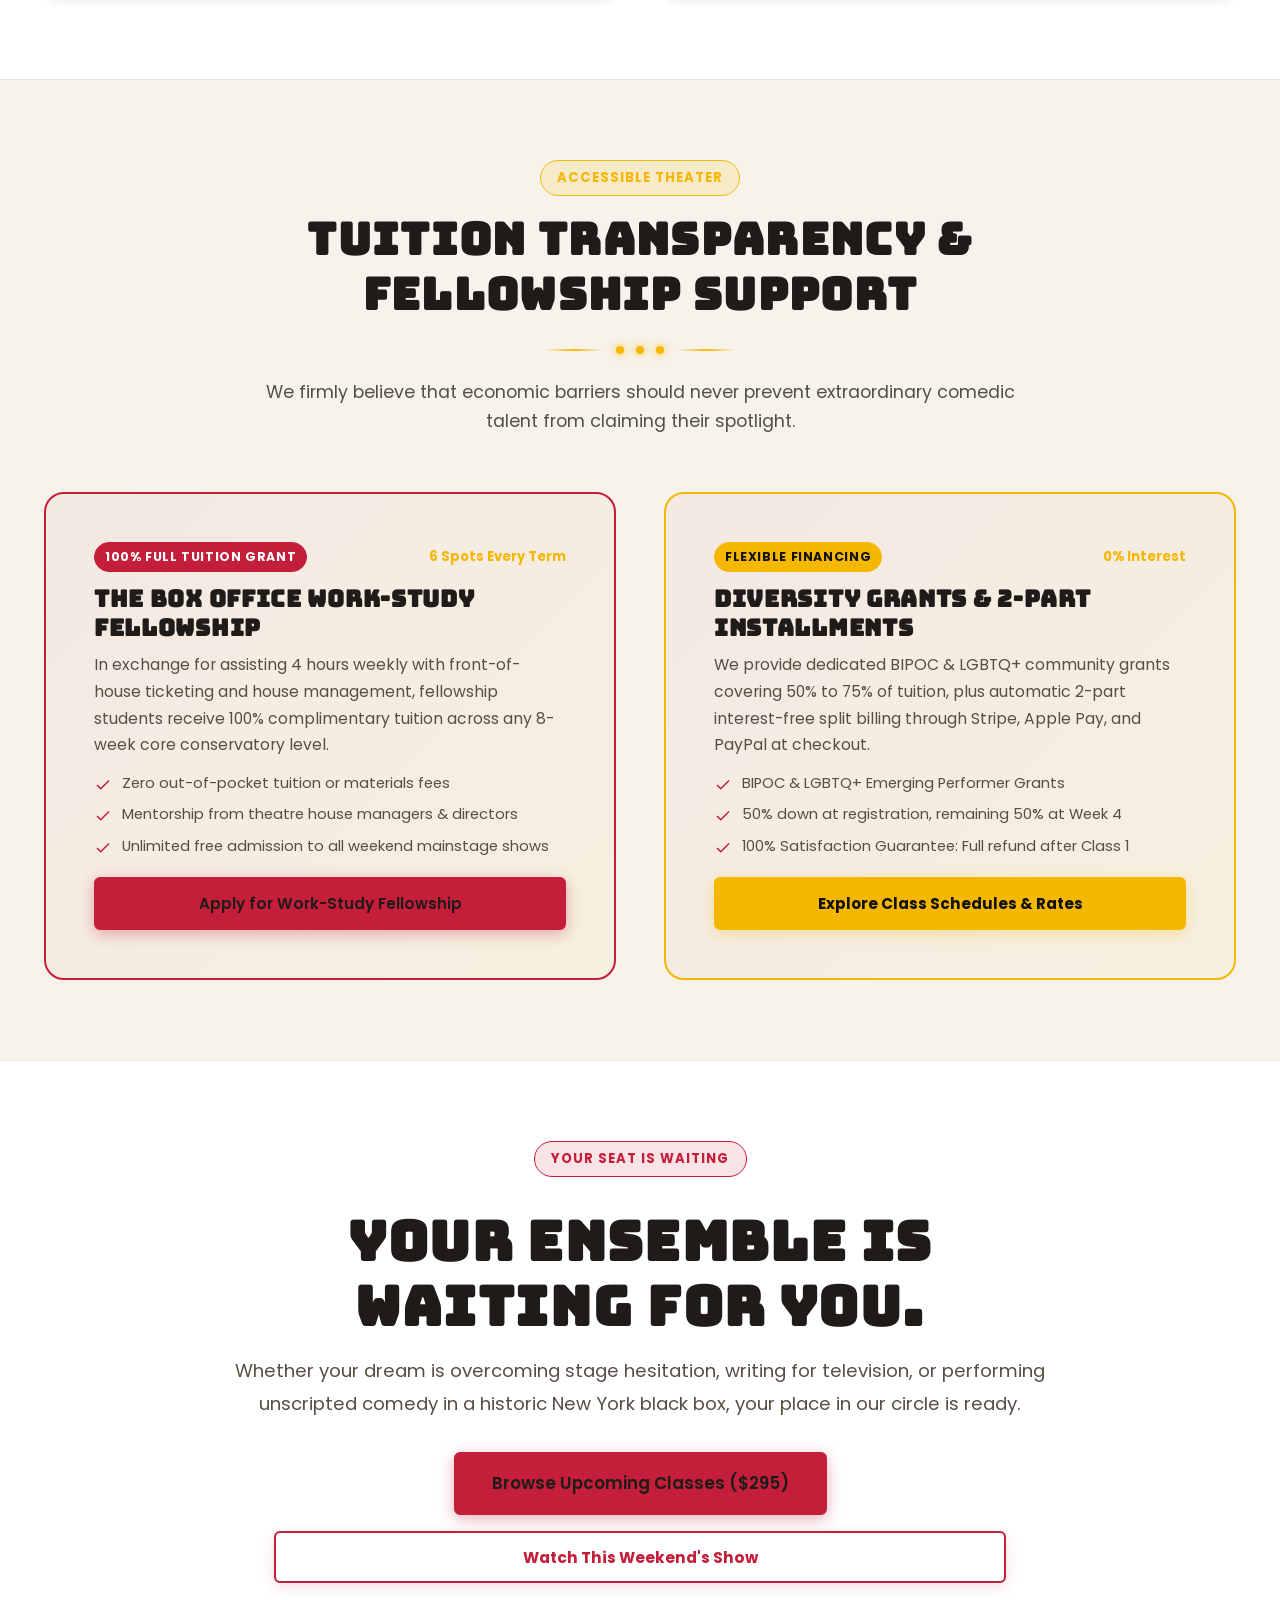
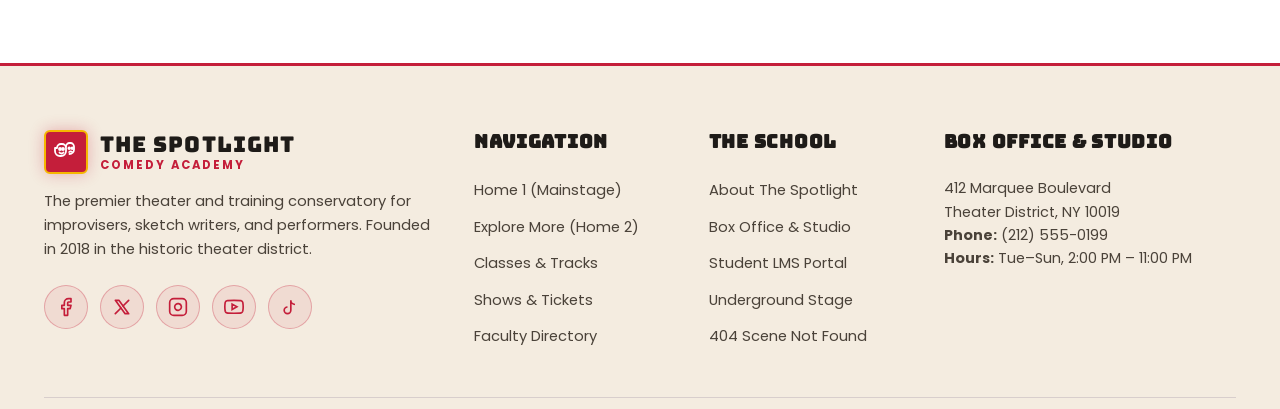
<file: pages/about.html>
<!DOCTYPE html>
<html lang="en" dir="ltr" data-theme="light">
<head>
  <meta charset="UTF-8">
  <meta name="viewport" content="width=device-width, initial-scale=1.0">
  <title>About Our Theater & Heritage — The Spotlight Comedy Academy</title>
  <meta name="description" content="Discover the history of The Spotlight Comedy Academy. Founded in 2018 in NYC’s theater district to cultivate bold, inclusive ensemble comedy.">
  
  <!-- Favicon -->
  <link rel="icon" type="image/svg+xml" href="../assets/images/favicon.svg">
  
  <!-- CSS Stylesheets -->
  <link rel="stylesheet" href="../assets/css/style.css?v=20261016f">
  <link rel="stylesheet" href="../assets/css/dark-mode.css?v=20261016f">
  <link rel="stylesheet" href="../assets/css/rtl.css?v=20261016f" id="rtl-stylesheet" disabled>

  <style>
    :root,
    html:not([data-theme="dark"]),
    body:not(.dark-mode) {
      --student-btn-color: #C41E3A;
      --student-btn-border: #C41E3A;
      --student-btn-bg: #ffffff;
    }
    body.dark-mode,
    html[data-theme="dark"] {
      --student-btn-color: #ffffff;
      --student-btn-border: rgba(255, 255, 255, 0.7);
      --student-btn-bg: rgba(255, 255, 255, 0.08);
    }
  </style>

  <!-- JSON-LD Structured Data -->
  <script type="application/ld+json">
  {
    "@context": "https://schema.org",
    "@type": "AboutPage",
    "name": "About The Spotlight Comedy Academy",
    "description": "Theatrical roots, mission, core values, and milestones of NYC's premier comedy school.",
    "mainEntity": {
      "@type": "EducationalOrganization",
      "name": "The Spotlight",
      "foundingDate": "2018"
    }
  }
  </script>
</head>
<body>
  <!-- WCAG Skip Link -->
  <a href="#main-content" class="skip-link">Skip to main content</a>

  <!-- Top Marquee Navigation -->
  <header class="site-header">
    <div class="header-container">
      <a href="index.html" class="site-logo" aria-label="The Spotlight Comedy Academy Home">
        <div class="logo-badge">
          <svg width="24" height="24" viewBox="0 0 24 24" fill="none" stroke="currentColor" stroke-width="1.8" stroke-linecap="round" stroke-linejoin="round"><path d="M3 8a4 4 0 0 1 4-4h1a4 4 0 0 1 4 4v3a5 5 0 0 1-5 5h-1a5 5 0 0 1-5-5V8z"/><circle cx="6" cy="9" r="1" fill="currentColor"/><circle cx="9" cy="9" r="1" fill="currentColor"/><path d="M5.5 12.5a2.5 2.5 0 0 0 4 0"/><path d="M12 6.5a3.5 3.5 0 0 1 3.5-3.5h1A3.5 3.5 0 0 1 20 6.5v3a4.5 4.5 0 0 1-4.5 4.5"/><circle cx="15.2" cy="8.2" r="0.8" fill="currentColor"/><circle cx="18.2" cy="8.2" r="0.8" fill="currentColor"/><path d="M15.2 12a2 2 0 0 1 3 0"/></svg>
        </div>
        <div class="logo-text">
          <span class="logo-title">THE SPOTLIGHT</span>
          <span class="logo-sub">Comedy Academy</span>
        </div>
      </a>

      <!-- 4-5 Core Nav Items -->
      <nav class="site-nav" aria-label="Main Navigation">
        <ul class="nav-links">
          <li><a href="index.html" class="nav-link">Home 1</a></li>
          <li><a href="home-2.html" class="nav-link">Home 2</a></li>
          <li><a href="about.html" class="nav-link active">About</a></li>
          <li><a href="classes.html" class="nav-link">Classes</a></li>
          <li><a href="shows.html" class="nav-link">Shows</a></li>
          <li><a href="instructors.html" class="nav-link">Instructors</a></li>
          <li><a href="contact.html" class="nav-link">Contact</a></li>
        </ul>

        <!-- Login and Dashboard Buttons -->
        <div class="header-actions">
          <!-- Utility Toggles -->
          <button class="utility-btn theme-toggle-btn" aria-label="Toggle Dark/Light Mode" title="Toggle Dark/Light Mode">
            <span class="theme-icon">
              <svg width="20" height="20" viewBox="0 0 24 24" fill="none" stroke="currentColor" stroke-width="2"><path d="M21 12.79A9 9 0 1 1 11.21 3 7 7 0 0 0 21 12.79z"/></svg>
            </span>
          </button>
          <button class="utility-btn rtl-toggle-btn" aria-label="Toggle RTL layout" title="Toggle RTL layout">
            <span style="font-weight: 700; font-size: 0.8rem;">RTL</span>
          </button>

          <a href="login.html" class="btn btn-sm btn-login nav-login-btn">Login</a>
          <a href="dashboard.html" class="btn btn-sm btn-dashboard nav-dashboard-btn">Dashboard</a>
        </div>
      </nav>

      <!-- Mobile Hamburger Button -->
      <button class="menu-toggle" aria-label="Toggle Mobile Menu" aria-expanded="false">
        <span></span>
        <span></span>
        <span></span>
      </button>
    </div>
  </header>

  <main id="main-content">
    <!-- ====================================================================
         SECTION 1: HERO & THEATRICAL STAT RIBBON
         ==================================================================== -->
    <section class="page-hero page-hero-about" id="about-hero">
      <div class="container">
        <div class="home2-grid" style="align-items: center; margin-bottom: var(--sp-6);">
          <div>
            <span class="section-tag gold">Est. 2018 • 412 Marquee Blvd, NYC</span>
            <h1 class="about-hero-title">
              Where Instinct Becomes Mastery.
            </h1>
            <p class="about-hero-lead">
              Founded in 2018 by Second City and Groundlings veterans, Spotlight is Manhattan’s working black box conservatory for long-form improv and sketch, where every student performs for real, ticketed audiences.
            </p>
          </div>

          <div style="display: flex; justify-content: center;">
            <div class="blueprint-card about-hero-blueprint" style="width: 100%; max-width: 480px; border: 2px solid var(--curtain-crimson); box-shadow: 0 12px 40px rgba(0, 0, 0, 0.4);">
              <div class="blueprint-header">
                <span class="blueprint-badge">Conservatory Credential</span>
                <span style="font-size: 0.82rem; color: var(--spotlight-gold); font-weight: 700;">NYC Theater District</span>
              </div>
              <div style="border-radius: var(--radius-sm); overflow: hidden; margin-bottom: 14px;">
                <img src="../assets/images/about-history.jpg" alt="The Spotlight historic comedy theatre marquee entrance lit at night" width="400" height="230" style="width: 100%; display: block; object-fit: cover;" loading="lazy">
              </div>
              <h3 class="about-card-title">412 Marquee Boulevard</h3>
              <p class="about-card-desc">
                A converted 1920s vaudeville rehearsal black box featuring 90 tiered velvet theater seats, a 32-channel DMX lighting grid, and dual backstage dressing wings.
              </p>
            </div>
          </div>
        </div>

        <!-- Theatrical Stat Strip -->
        <div class="theatre-stat-strip about-hero-stat-strip">
          <div class="stat-pill">
            <div class="stat-pill-num">1:12</div>
            <div class="stat-pill-label">Capped Cohort Ratio</div>
          </div>
          <div class="stat-pill">
            <div class="stat-pill-num">90</div>
            <div class="stat-pill-label">Velvet Mainstage Seats</div>
          </div>
          <div class="stat-pill">
            <div class="stat-pill-num">1,200+</div>
            <div class="stat-pill-label">Live Shows Staged</div>
          </div>
          <div class="stat-pill">
            <div class="stat-pill-num">100%</div>
            <div class="stat-pill-label">Live Stage Guarantee</div>
          </div>
        </div>
      </div>
    </section>

    <!-- ====================================================================
         SECTION 2: CONSERVATORY MANIFESTO (Asymmetric Magazine Editorial)
         ==================================================================== -->
    <section class="section">
      <div class="container">
        <div class="manifesto-editorial-grid">
          <div>
            <span class="section-tag" style="border-color: var(--curtain-crimson); color: var(--curtain-crimson);">Our Pedagogical Mission</span>
            <h2 style="font-size: clamp(2rem, 3.8vw, 3rem); margin: 16px 0; line-height: 1.2;">
              THE DEATH OF DEFENSIVE IRONY.
            </h2>
            <p style="font-size: 1.08rem; color: var(--text-secondary); line-height: 1.8; margin-bottom: 18px;">
              Most amateur improv fails for a single reason: fear. When actors feel insecure on stage, they retreat into cynical sarcasm, "clever" one-liners, and defensive arguments. It generates scattered chuckles, but never transcendent theater.
            </p>
            <p style="font-size: 1.05rem; color: var(--text-secondary); line-height: 1.8; margin-bottom: 18px;">
              At The Spotlight, our curriculum dismantles defensive irony. We teach actors how to care deeply about their scene partner's needs. When an ensemble supports each other with radical psychological safety, fear disappears—and when fear disappears, uncontrollable, brilliant laughter takes its place.
            </p>
            <div style="display: flex; gap: 12px; flex-wrap: wrap; margin-top: 24px;">
              <span class="pillar-tag-pill">Ensemble Safety</span>
              <span class="pillar-tag-pill">No Assembly-Line Classes</span>
              <span class="pillar-tag-pill">Working Directors Only</span>
              <span class="pillar-tag-pill">Direct Stage Feedback</span>
            </div>
          </div>

          <div>
            <div class="manifesto-quote-box">
              <p style="font-size: 1.15rem; font-style: italic; line-height: 1.75; color: var(--text-primary); margin-bottom: 18px;">
                "We don't teach punchlines. Punchlines are cheap tricks that expire in seconds. We teach actors how to listen with their entire nervous system until the truth of the moment makes laughter completely unavoidable."
              </p>
              <div style="display: flex; align-items: center; gap: 12px;">
                <div class="director-avatar-badge">
                  SL
                </div>
                <div>
                  <div style="font-weight: 700; color: var(--text-primary);">Sarah Lin</div>
                  <div style="font-size: 0.85rem; color: var(--curtain-crimson); font-weight: 600;">Artistic Director & Co-Founder</div>
                </div>
              </div>
            </div>
          </div>
        </div>
      </div>
    </section>

    <!-- ====================================================================
         SECTION 3: THE 4 PILLARS OF TRAINING (Staggered Narrative Strips)
         ==================================================================== -->
    <section class="section section-dark">
      <div class="container">
        <div class="section-header">
          <span class="section-tag gold">Theatrical Curriculum</span>
          <h2>The 4 Pillars of The Spotlight Conservatory</h2>
          <div class="marquee-divider">
            <span class="line"></span>
            <span class="bulb"></span>
            <span class="bulb"></span>
            <span class="bulb"></span>
            <span class="line"></span>
          </div>
          <p>A rigorous, conservatory-grade methodology synthesizing Chicago ensemble improv with New York sketch revue production.</p>
        </div>

        <div class="pillars-flow-container">
          <!-- Pillar 1 -->
          <div class="pillar-strip">
            <div class="pillar-index">01</div>
            <div class="pillar-details">
              <h3>Organic Unscripted Improv & The Harold</h3>
              <p>
                From fundamental "Yes, And" agreement in Level 1 to full 30-minute long-form Harold architectures in Level 4. Students learn active listening, premise discovery, environment work, status shifts, and seamless third-beat callback integration.
              </p>
              <div class="pillar-tag-row">
                <span class="pillar-tag-pill">Active Agreement</span>
                <span class="pillar-tag-pill">Group Mind Beats</span>
                <span class="pillar-tag-pill">Monoscenes</span>
              </div>
            </div>
            <div class="pillar-sidebar-widget">
              <div style="font-weight: 700; color: var(--curtain-crimson); margin-bottom: 6px;">Scene Rule: Heighten Truth</div>
              <p style="font-size: 0.85rem; color: var(--text-secondary); margin: 0;">
                "Agreement is only the foundation. Mastery begins when both actors enthusiastically justify and heighten the unusual thing into high comedy."
              </p>
            </div>
          </div>

          <!-- Pillar 2 -->
          <div class="pillar-strip">
            <div class="pillar-index">02</div>
            <div class="pillar-details">
              <h3>The Writers' Room Sketch Lab</h3>
              <p>
                Modeled after Saturday Night Live and network writers rooms. Students pitch 10 premises weekly, conduct rigorous ensemble table reads, polish through collaborative punch-up rounds, and master the 3-beat sketch escalation formula.
              </p>
              <div class="pillar-tag-row">
                <span class="pillar-tag-pill">Table Reads</span>
                <span class="pillar-tag-pill">Punch-Up Rounds</span>
                <span class="pillar-tag-pill">Digital Shorts</span>
              </div>
            </div>
            <div class="pillar-sidebar-widget">
              <div class="script-excerpt">
                <strong>INT. COFFEE SHOP - DAY</strong><br>
                SARAH (deadpan)<br>
                I asked for light roast. This has the gravitational pull of a dying star.<br>
                <em>(Barista places lead apron over her)</em>
              </div>
            </div>
          </div>

          <!-- Pillar 3 -->
          <div class="pillar-strip">
            <div class="pillar-index">03</div>
            <div class="pillar-details">
              <h3>Physical Comedy, Clowning & Kinetic Presence</h3>
              <p>
                Drawing from Jacques Lecoq mask technique and commedia dell'arte. We teach students how to command the physical space of a black box theater through rhythmic slapstick, spatial dominance, vocal resonators, and micro-expressions without relying solely on verbal wit.
              </p>
              <div class="pillar-tag-row">
                <span class="pillar-tag-pill">Lecoq Technique</span>
                <span class="pillar-tag-pill">Spatial Anchors</span>
                <span class="pillar-tag-pill">Vocal Resonance</span>
              </div>
            </div>
            <div class="pillar-sidebar-widget">
              <div style="font-weight: 700; color: var(--spotlight-gold); margin-bottom: 6px;">Kinetic Tempo Scale</div>
              <p style="font-size: 0.85rem; color: var(--text-secondary); margin: 0;">
                Training physical pacing across 5 distinct stage tempos: from deliberate stillness to explosive kinetic chaos with zero hesitation.
              </p>
            </div>
          </div>

          <!-- Pillar 4 -->
          <div class="pillar-strip">
            <div class="pillar-index">04</div>
            <div class="pillar-details">
              <h3>The Professional Mainstage Resident Pipeline</h3>
              <p>
                Graduation isn’t the finish line—it’s your stage entrance. Graduates are eligible to audition for our 6 fully compensated resident house teams, guest on Friday Cagematches, and showcase before invited NYC agents, managers, and casting directors.
              </p>
              <div class="pillar-tag-row">
                <span class="pillar-tag-pill">Paid House Troupes</span>
                <span class="pillar-tag-pill">Agent Showcases</span>
                <span class="pillar-tag-pill">Festival Ensembles</span>
              </div>
            </div>
            <div class="pillar-sidebar-widget">
              <div style="font-weight: 700; color: var(--curtain-crimson); margin-bottom: 6px;">Artist Compensation</div>
              <p style="font-size: 0.85rem; color: var(--text-secondary); margin: 0;">
                Resident ensemble members receive paid performance stipends for every weekend slot plus complimentary rehearsal studio bookings.
              </p>
            </div>
          </div>
        </div>
      </div>
    </section>

    <!-- ====================================================================
         SECTION 4: CAMPUS & VENUE BLUEPRINT (Architectural Showcase)
         ==================================================================== -->
    <section class="section">
      <div class="container">
        <div class="section-header">
          <span class="section-tag" style="border-color: var(--curtain-crimson); color: var(--curtain-crimson);">Campus Facilities</span>
          <h2>A Real Working Theater District Campus</h2>
          <div class="marquee-divider">
            <span class="line"></span>
            <span class="bulb"></span>
            <span class="bulb"></span>
            <span class="bulb"></span>
            <span class="line"></span>
          </div>
          <p>Train in acoustically optimized, performance-ready black boxes built for actors, writers, and ensemble creators.</p>
        </div>

        <div class="campus-blueprint-container">
          <!-- Venue 1 -->
          <div class="blueprint-card">
            <div class="blueprint-header">
              <h3 class="blueprint-card-title">The Mainstage Black Box</h3>
              <span class="blueprint-badge">412 Marquee Blvd</span>
            </div>
            <p class="blueprint-card-desc">
              Our flagship theatrical home. 90 plush velvet seats on a steep raked riser ensuring unobstructed sightlines for every audience member.
            </p>
            <ul class="blueprint-specs-list">
              <li>
                <svg width="18" height="18" viewBox="0 0 24 24" fill="none" stroke="currentColor" stroke-width="2"><polyline points="20 6 9 17 4 12"/></svg>
                32-Channel Electronic DMX Spotlight Grid & Color Changers
              </li>
              <li>
                <svg width="18" height="18" viewBox="0 0 24 24" fill="none" stroke="currentColor" stroke-width="2"><polyline points="20 6 9 17 4 12"/></svg>
                Direct Soundboard Multi-Track Recording for Student Reels
              </li>
              <li>
                <svg width="18" height="18" viewBox="0 0 24 24" fill="none" stroke="currentColor" stroke-width="2"><polyline points="20 6 9 17 4 12"/></svg>
                Dual Wing Backstage with Dedicated Green Room Monitors
              </li>
            </ul>
          </div>

          <!-- Venue 2 -->
          <div class="blueprint-card">
            <div class="blueprint-header">
              <h3 class="blueprint-card-title">The Rehearsal Annex (Studios A, B & C)</h3>
              <span class="blueprint-badge blueprint-badge-violet">2nd Floor Annex</span>
            </div>
            <p class="blueprint-card-desc">
              Three spacious rehearsal studios equipped with floating sprung maple hardwood floors designed to protect actors’ joints during physical comedy.
            </p>
            <ul class="blueprint-specs-list">
              <li>
                <svg width="18" height="18" viewBox="0 0 24 24" fill="none" stroke="currentColor" stroke-width="2"><polyline points="20 6 9 17 4 12"/></svg>
                Full-Wall Acoustic Draping & Reversible Rehearsal Mirrors
              </li>
              <li>
                <svg width="18" height="18" viewBox="0 0 24 24" fill="none" stroke="currentColor" stroke-width="2"><polyline points="20 6 9 17 4 12"/></svg>
                Wall-Mounted 4K Playback Monitors for Instant Scene Review
              </li>
              <li>
                <svg width="18" height="18" viewBox="0 0 24 24" fill="none" stroke="currentColor" stroke-width="2"><polyline points="20 6 9 17 4 12"/></svg>
                Upright Rehearsal Pianos in Studios A & B for Musical Improv
              </li>
            </ul>
          </div>

          <!-- Venue 3 -->
          <div class="blueprint-card">
            <div class="blueprint-header">
              <h3 class="blueprint-card-title">The Writers' Lounge & Green Room</h3>
              <span class="blueprint-badge blueprint-badge-violet">Creative Hub</span>
            </div>
            <p class="blueprint-card-desc">
              A collaborative writers sanctuary featuring a 14-person oak table-read station, cork pitch walls, reference comedy library, and espresso bar.
            </p>
            <ul class="blueprint-specs-list">
              <li>
                <svg width="18" height="18" viewBox="0 0 24 24" fill="none" stroke="currentColor" stroke-width="2"><polyline points="20 6 9 17 4 12"/></svg>
                Extensive Archive of 400+ Original Sketches & Television Pilot Scripts
              </li>
              <li>
                <svg width="18" height="18" viewBox="0 0 24 24" fill="none" stroke="currentColor" stroke-width="2"><polyline points="20 6 9 17 4 12"/></svg>
                Dedicated 4-Mic Soundproof Podcast & Voiceover Recording Booth
              </li>
              <li>
                <svg width="18" height="18" viewBox="0 0 24 24" fill="none" stroke="currentColor" stroke-width="2"><polyline points="20 6 9 17 4 12"/></svg>
                High-Speed Laser Printing for Table-Read Script Copies
              </li>
            </ul>
          </div>

          <!-- Venue 4 -->
          <div class="blueprint-card">
            <div class="blueprint-header">
              <h3 class="blueprint-card-title">The Underground Lab (Late 2026)</h3>
              <span class="blueprint-badge blueprint-badge-gold">Under Construction</span>
            </div>
            <p class="blueprint-card-desc">
              Breaking ground directly beneath 412 Marquee Blvd. A raw 65-seat subterranean space dedicated to experimental sketch previews and dark comedy revues.
            </p>
            <ul class="blueprint-specs-list">
              <li>
                <svg width="18" height="18" viewBox="0 0 24 24" fill="none" stroke="currentColor" stroke-width="2"><polyline points="20 6 9 17 4 12"/></svg>
                Intimate 360-Degree Thrust Staging Configuration
              </li>
              <li>
                <svg width="18" height="18" viewBox="0 0 24 24" fill="none" stroke="currentColor" stroke-width="2"><polyline points="20 6 9 17 4 12"/></svg>
                Late-Night Midnight Comedy Workshop Lab Access for Students
              </li>
              <li>
                <svg width="18" height="18" viewBox="0 0 24 24" fill="none" stroke="currentColor" stroke-width="2"><polyline points="20 6 9 17 4 12"/></svg>
                Direct Underground Rehearsal Green Room Tunnel Connection
              </li>
            </ul>
          </div>
        </div>
      </div>
    </section>

    <!-- ====================================================================
         SECTION 5: THEATRICAL TIMELINE RIBBON (Continuous Narrative)
         ==================================================================== -->
    <section class="section section-dark">
      <div class="container">
        <div class="section-header">
          <span class="section-tag gold">Our Legacy</span>
          <h2>The Journey In The Footlights</h2>
          <div class="marquee-divider">
            <span class="line"></span>
            <span class="bulb"></span>
            <span class="bulb"></span>
            <span class="bulb"></span>
            <span class="line"></span>
          </div>
          <p>Key historical milestones that built The Spotlight into Manhattan’s theatrical comedy home.</p>
        </div>

        <div class="stage-timeline-track">
          <!-- Event 1 -->
          <div class="timeline-event-row">
            <div class="timeline-event-node">01</div>
            <div class="timeline-event-content">
              <div class="timeline-event-year">2018</div>
              <h3 style="font-size: 1.25rem; margin-bottom: 6px;">The Vaudeville Hall Awakening</h3>
              <p style="font-size: 0.95rem; line-height: 1.6; margin: 0;">
                Four ensemble actors pool their savings to renovate a shuttered vaudeville theater at 412 Marquee Blvd. The first Level 1 cohort of 12 students debuts under sweeping halogen footlights.
              </p>
            </div>
          </div>

          <!-- Event 2 -->
          <div class="timeline-event-row">
            <div class="timeline-event-node">02</div>
            <div class="timeline-event-content">
              <div class="timeline-event-year">2020</div>
              <h3 style="font-size: 1.25rem; margin-bottom: 6px;">Global Digital Comedy Studio</h3>
              <p style="font-size: 0.95rem; line-height: 1.6; margin: 0;">
                During theater closures, The Spotlight pioneers high-engagement streaming improv formats, training 800+ international actors across 18 countries in real-time spontaneous scene work.
              </p>
            </div>
          </div>

          <!-- Event 3 -->
          <div class="timeline-event-row">
            <div class="timeline-event-node">03</div>
            <div class="timeline-event-content">
              <div class="timeline-event-year">2023</div>
              <h3 style="font-size: 1.25rem; margin-bottom: 6px;">Resident Troupe Program Launched</h3>
              <p style="font-size: 0.95rem; line-height: 1.6; margin: 0;">
                Establishes 6 weekly paid resident house teams, ensuring conservatory graduates earn performance stipends, professional credits, and guaranteed weekend billing.
              </p>
            </div>
          </div>

          <!-- Event 4 -->
          <div class="timeline-event-row">
            <div class="timeline-event-node">04</div>
            <div class="timeline-event-content">
              <div class="timeline-event-year">2025</div>
              <h3 style="font-size: 1.25rem; margin-bottom: 6px;">Network Writers Showcase</h3>
              <p style="font-size: 0.95rem; line-height: 1.6; margin: 0;">
                Partnership with prominent television networks brings top literary agents and showrunners to annual student sketch table-reads, resulting in over 30 staffing placements.
              </p>
            </div>
          </div>

          <!-- Event 5 -->
          <div class="timeline-event-row">
            <div class="timeline-event-node">05</div>
            <div class="timeline-event-content">
              <div class="timeline-event-year">2026</div>
              <h3 style="font-size: 1.25rem; margin-bottom: 6px;">The Underground Black Box Lab</h3>
              <p style="font-size: 0.95rem; line-height: 1.6; margin: 0;">
                Groundbreaking on our second 65-seat subterranean black box theater directly beneath 412 Marquee Blvd, expanding student stage access by 60%.
              </p>
            </div>
          </div>
        </div>
      </div>
    </section>

    <!-- ====================================================================
         SECTION 6: DIRECTORIAL FACULTY (Playbill Magazine Format)
         ==================================================================== -->
    <section class="section">
      <div class="container">
        <div class="section-header">
          <span class="section-tag" style="border-color: var(--curtain-crimson); color: var(--curtain-crimson);">Master Directors</span>
          <h2>The Artistic Direction of The Spotlight</h2>
          <div class="marquee-divider">
            <span class="line"></span>
            <span class="bulb"></span>
            <span class="bulb"></span>
            <span class="bulb"></span>
            <span class="line"></span>
          </div>
          <p>Every instructor at The Spotlight is an active director with mainstage production credits and professional pedigree.</p>
        </div>

        <div class="playbill-grid">
          <!-- Director 1 -->
          <div class="playbill-card">
            <img src="../assets/images/instructor-sarah.webp" alt="Sarah Lin - Artistic Director" class="playbill-portrait" loading="lazy">
            <div class="playbill-info">
              <h3>Sarah Lin</h3>
              <div class="playbill-role">Artistic Director & Co-Founder</div>
              <p class="playbill-quote">
                "When an actor stops trying to win the argument and instead allows themselves to be profoundly affected by their scene partner, the room explodes with laughter."
              </p>
              <div style="font-size: 0.8rem; color: var(--curtain-crimson); font-weight: 700; margin-top: 6px;">
                8 Seasons Second City Chicago • NBC Diversity Fellow
              </div>
            </div>
          </div>

          <!-- Director 2 -->
          <div class="playbill-card">
            <img src="../assets/images/instructor-marcus.webp" alt="Marcus Vance - Head of Sketch" class="playbill-portrait" loading="lazy">
            <div class="playbill-info">
              <h3>Marcus Vance</h3>
              <div class="playbill-role">Head of Sketch Writing</div>
              <p class="playbill-quote">
                "Great sketch comedy isn’t random absurdity; it’s airtight logic applied fearlessly to an insane initial premise."
              </p>
              <div style="font-size: 0.8rem; color: var(--curtain-crimson); font-weight: 700; margin-top: 6px;">
                Former SNL Guest Writer • Peabody Award Nominee
              </div>
            </div>
          </div>

          <!-- Director 3 -->
          <div class="playbill-card">
            <img src="../assets/images/instructor-elena.webp" alt="Elena Rostova - Physical Comedy" class="playbill-portrait" loading="lazy">
            <div class="playbill-info">
              <h3>Elena Rostova</h3>
              <div class="playbill-role">Master of Physical Comedy</div>
              <p class="playbill-quote">
                "Your intellect will only get you through the first 30 seconds of a scene. Your body carries the truth of who your character really is."
              </p>
              <div style="font-size: 0.8rem; color: var(--curtain-crimson); font-weight: 700; margin-top: 6px;">
                Jacques Lecoq Paris Graduate • Off-Broadway Movement Director
              </div>
            </div>
          </div>

          <!-- Director 4 -->
          <div class="playbill-card">
            <img src="../assets/images/instructor-david.webp" alt="David O'Reilly - Long-Form Director" class="playbill-portrait" loading="lazy">
            <div class="playbill-info">
              <h3>David O'Reilly</h3>
              <div class="playbill-role">Director of Long-Form Curriculum</div>
              <p class="playbill-quote">
                "The Harold is like jazz: once you internalize the chord changes, you can improvise symphonies in real time."
              </p>
              <div style="font-size: 0.8rem; color: var(--curtain-crimson); font-weight: 700; margin-top: 6px;">
                The Groundlings Sunday Company • 15-Year NYC Stage Veteran
              </div>
            </div>
          </div>
        </div>
      </div>
    </section>

    <!-- ====================================================================
         SECTION 7: WORK-STUDY FELLOWSHIPS & ACCESSIBLE TUITION
         ==================================================================== -->
    <section class="section section-dark">
      <div class="container">
        <div class="section-header">
          <span class="section-tag gold">Accessible Theater</span>
          <h2>Tuition Transparency & Fellowship Support</h2>
          <div class="marquee-divider">
            <span class="line"></span>
            <span class="bulb"></span>
            <span class="bulb"></span>
            <span class="bulb"></span>
            <span class="line"></span>
          </div>
          <p>We firmly believe that economic barriers should never prevent extraordinary comedic talent from claiming their spotlight.</p>
        </div>

        <div class="fellowship-split-container">
          <div class="fellowship-banner-panel">
            <div class="fellowship-header-row">
              <span class="pillar-tag-pill pillar-tag-pill-crimson">100% Full Tuition Grant</span>
              <span class="fellowship-spots-badge">6 Spots Every Term</span>
            </div>
            <h3 style="font-size: 1.45rem; margin-bottom: 10px;">The Box Office Work-Study Fellowship</h3>
            <p style="font-size: 0.98rem; line-height: 1.7; margin-bottom: 14px;">
              In exchange for assisting 4 hours weekly with front-of-house ticketing and house management, fellowship students receive 100% complimentary tuition across any 8-week core conservatory level.
            </p>
            <ul class="blueprint-specs-list" style="margin-bottom: 20px;">
              <li>
                <svg width="18" height="18" viewBox="0 0 24 24" fill="none" stroke="currentColor" stroke-width="2"><polyline points="20 6 9 17 4 12"/></svg>
                Zero out-of-pocket tuition or materials fees
              </li>
              <li>
                <svg width="18" height="18" viewBox="0 0 24 24" fill="none" stroke="currentColor" stroke-width="2"><polyline points="20 6 9 17 4 12"/></svg>
                Mentorship from theatre house managers & directors
              </li>
              <li>
                <svg width="18" height="18" viewBox="0 0 24 24" fill="none" stroke="currentColor" stroke-width="2"><polyline points="20 6 9 17 4 12"/></svg>
                Unlimited free admission to all weekend mainstage shows
              </li>
            </ul>
            <a href="contact.html" class="btn btn-primary" style="width: 100%; text-align: center; justify-content: center;">Apply for Work-Study Fellowship</a>
          </div>

          <div class="fellowship-banner-panel" style="border-color: var(--spotlight-gold);">
            <div class="fellowship-header-row">
              <span class="pillar-tag-pill pillar-tag-pill-gold">Flexible Financing</span>
              <span class="fellowship-spots-badge">0% Interest</span>
            </div>
            <h3 style="font-size: 1.45rem; margin-bottom: 10px;">Diversity Grants & 2-Part Installments</h3>
            <p style="font-size: 0.98rem; line-height: 1.7; margin-bottom: 14px;">
              We provide dedicated BIPOC & LGBTQ+ community grants covering 50% to 75% of tuition, plus automatic 2-part interest-free split billing through Stripe, Apple Pay, and PayPal at checkout.
            </p>
            <ul class="blueprint-specs-list" style="margin-bottom: 20px;">
              <li>
                <svg width="18" height="18" viewBox="0 0 24 24" fill="none" stroke="currentColor" stroke-width="2"><polyline points="20 6 9 17 4 12"/></svg>
                BIPOC & LGBTQ+ Emerging Performer Grants
              </li>
              <li>
                <svg width="18" height="18" viewBox="0 0 24 24" fill="none" stroke="currentColor" stroke-width="2"><polyline points="20 6 9 17 4 12"/></svg>
                50% down at registration, remaining 50% at Week 4
              </li>
              <li>
                <svg width="18" height="18" viewBox="0 0 24 24" fill="none" stroke="currentColor" stroke-width="2"><polyline points="20 6 9 17 4 12"/></svg>
                100% Satisfaction Guarantee: Full refund after Class 1
              </li>
            </ul>
            <a href="classes.html" class="btn btn-gold" style="width: 100%; text-align: center; justify-content: center;">Explore Class Schedules & Rates</a>
          </div>
        </div>
      </div>
    </section>

    <!-- ====================================================================
         SECTION 8: FINAL THEATRICAL CALL TO STAGE (Closing Conversion)
         ==================================================================== -->
    <section class="section" style="text-align: center;">
      <div class="container" style="max-width: 860px;">
        <span class="section-tag" style="border-color: var(--curtain-crimson); color: var(--curtain-crimson);">Your Seat Is Waiting</span>
        <h2 style="font-size: clamp(2.2rem, 4.5vw, 3.4rem); margin: 16px 0; line-height: 1.2;">
          YOUR ENSEMBLE IS WAITING FOR YOU.
        </h2>
        <p style="font-size: 1.15rem; color: var(--text-secondary); line-height: 1.75; margin-bottom: 32px;">
          Whether your dream is overcoming stage hesitation, writing for television, or performing unscripted comedy in a historic New York black box, your place in our circle is ready.
        </p>
        <div class="about-closing-cta-group">
          <a href="classes.html" class="btn btn-lg btn-primary about-closing-btn">Browse Upcoming Classes ($295)</a>
          <a href="shows.html" class="btn btn-lg btn-secondary-student about-closing-btn">Watch This Weekend's Show</a>
        </div>
      </div>
    </section>
  </main>

  <!-- Site Footer -->
  <footer class="site-footer">
    <div class="container">
      <div class="footer-grid">
        <div>
          <a href="index.html" class="site-logo footer-logo" aria-label="The Spotlight Comedy Academy Home" style="margin-bottom: 16px; display: inline-flex;">
            <div class="logo-badge">
              <svg width="24" height="24" viewBox="0 0 24 24" fill="none" stroke="currentColor" stroke-width="1.8" stroke-linecap="round" stroke-linejoin="round"><path d="M3 8a4 4 0 0 1 4-4h1a4 4 0 0 1 4 4v3a5 5 0 0 1-5 5h-1a5 5 0 0 1-5-5V8z"/><circle cx="6" cy="9" r="1" fill="currentColor"/><circle cx="9" cy="9" r="1" fill="currentColor"/><path d="M5.5 12.5a2.5 2.5 0 0 0 4 0"/><path d="M12 6.5a3.5 3.5 0 0 1 3.5-3.5h1A3.5 3.5 0 0 1 20 6.5v3a4.5 4.5 0 0 1-4.5 4.5"/><circle cx="15.2" cy="8.2" r="0.8" fill="currentColor"/><circle cx="18.2" cy="8.2" r="0.8" fill="currentColor"/><path d="M15.2 12a2 2 0 0 1 3 0"/></svg>
            </div>
            <div class="logo-text">
              <span class="logo-title">THE SPOTLIGHT</span>
              <span class="logo-sub">Comedy Academy</span>
            </div>
          </a>
          <p style="font-size: 0.92rem; line-height: 1.6; margin-bottom: 16px;">
            The premier theater and training conservatory for improvisers, sketch writers, and performers. Founded in 2018 in the historic theater district.
          </p>
          <div class="footer-social-row">
            <a href="https://facebook.com" class="social-icon-btn" aria-label="The Spotlight Facebook" target="_blank" rel="noopener">
              <svg width="20" height="20" viewBox="0 0 24 24" fill="none" stroke="currentColor" stroke-width="2" stroke-linecap="round" stroke-linejoin="round"><path d="M18 2h-3a5 5 0 0 0-5 5v3H7v4h3v8h4v-8h3l1-4h-4V7a1 1 0 0 1 1-1h3z"/></svg>
            </a>
            <a href="https://x.com" class="social-icon-btn" aria-label="The Spotlight X (Twitter)" target="_blank" rel="noopener">
              <svg width="20" height="20" viewBox="0 0 24 24" fill="none" stroke="currentColor" stroke-width="2" stroke-linecap="round" stroke-linejoin="round"><path d="M4 4l11.733 16h4.267l-11.733 -16z"/><path d="M4 20l6.768 -6.768m2.46 -2.46l6.772 -6.772"/></svg>
            </a>
            <a href="https://instagram.com" class="social-icon-btn" aria-label="The Spotlight Instagram" target="_blank" rel="noopener">
              <svg width="20" height="20" viewBox="0 0 24 24" fill="none" stroke="currentColor" stroke-width="2"><rect x="2" y="2" width="20" height="20" rx="5" ry="5"/><path d="M16 11.37A4 4 0 1 1 12.63 8 4 4 0 0 1 16 11.37z"/><line x1="17.5" y1="6.5" x2="17.51" y2="6.5"/></svg>
            </a>
            <a href="https://youtube.com" class="social-icon-btn" aria-label="The Spotlight YouTube" target="_blank" rel="noopener">
              <svg width="20" height="20" viewBox="0 0 24 24" fill="none" stroke="currentColor" stroke-width="2"><path d="M22.54 6.42a2.78 2.78 0 0 0-1.94-2C18.88 4 12 4 12 4s-6.88 0-8.6.46a2.78 2.78 0 0 0-1.94 2A29 29 0 0 0 1 11.75a29 29 0 0 0 .46 5.33A2.78 2.78 0 0 0 3.4 19c1.72.46 8.6.46 8.6.46s6.88 0 8.6-.46a2.78 2.78 0 0 0 1.94-2 29 29 0 0 0 .46-5.25 29 29 0 0 0-.46-5.33z"/><polygon points="9.75 15.02 15.5 11.75 9.75 8.48 9.75 15.02"/></svg>
            </a>
            <a href="https://tiktok.com" class="social-icon-btn" aria-label="The Spotlight TikTok" target="_blank" rel="noopener">
              <svg width="20" height="20" viewBox="0 0 24 24" fill="none" stroke="currentColor" stroke-width="2"><path d="M9 12a4 4 0 1 0 4 4V4a5 5 0 0 0 5 5"/></svg>
            </a>
          </div>
        </div>

        <div>
          <h4 class="footer-title">Navigation</h4>
          <ul class="footer-links-list">
            <li><a href="index.html">Home 1 (Mainstage)</a></li>
            <li><a href="home-2.html">Explore More (Home 2)</a></li>
            <li><a href="classes.html">Classes & Tracks</a></li>
            <li><a href="shows.html">Shows & Tickets</a></li>
            <li><a href="instructors.html">Faculty Directory</a></li>
          </ul>
        </div>

        <div>
          <h4 class="footer-title">The School</h4>
          <ul class="footer-links-list">
            <li><a href="about.html">About The Spotlight</a></li>
            <li><a href="contact.html">Box Office & Studio</a></li>
            <li><a href="dashboard.html">Student LMS Portal</a></li>
            <li><a href="coming-soon.html">Underground Stage</a></li>
            <li><a href="404.html">404 Scene Not Found</a></li>
          </ul>
        </div>

        <div>
          <h4 class="footer-title">Box Office & Studio</h4>
          <p style="font-size: 0.9rem; line-height: 1.6; margin-bottom: 8px;">
            412 Marquee Boulevard<br>
            Theater District, NY 10019<br>
            <strong>Phone:</strong> (212) 555-0199<br>
            <strong>Hours:</strong> Tue–Sun, 2:00 PM – 11:00 PM
          </p>
        </div>
      </div>

      <div class="footer-bottom">
        <div>&copy; 2026 The Spotlight Comedy Academy. All rights reserved.</div>
        <div style="display: flex; gap: 16px;">
          <a href="contact.html">Privacy Policy</a>
          <a href="contact.html">Terms of Service</a>
          <a href="contact.html">Code of Conduct</a>
        </div>
      </div>
    </div>
  </footer>

  <!-- Scripts -->
  <script src="../assets/js/tilt-cards.js"></script>
  <script src="../assets/js/main.js"></script>
</body>
</html>
</file>
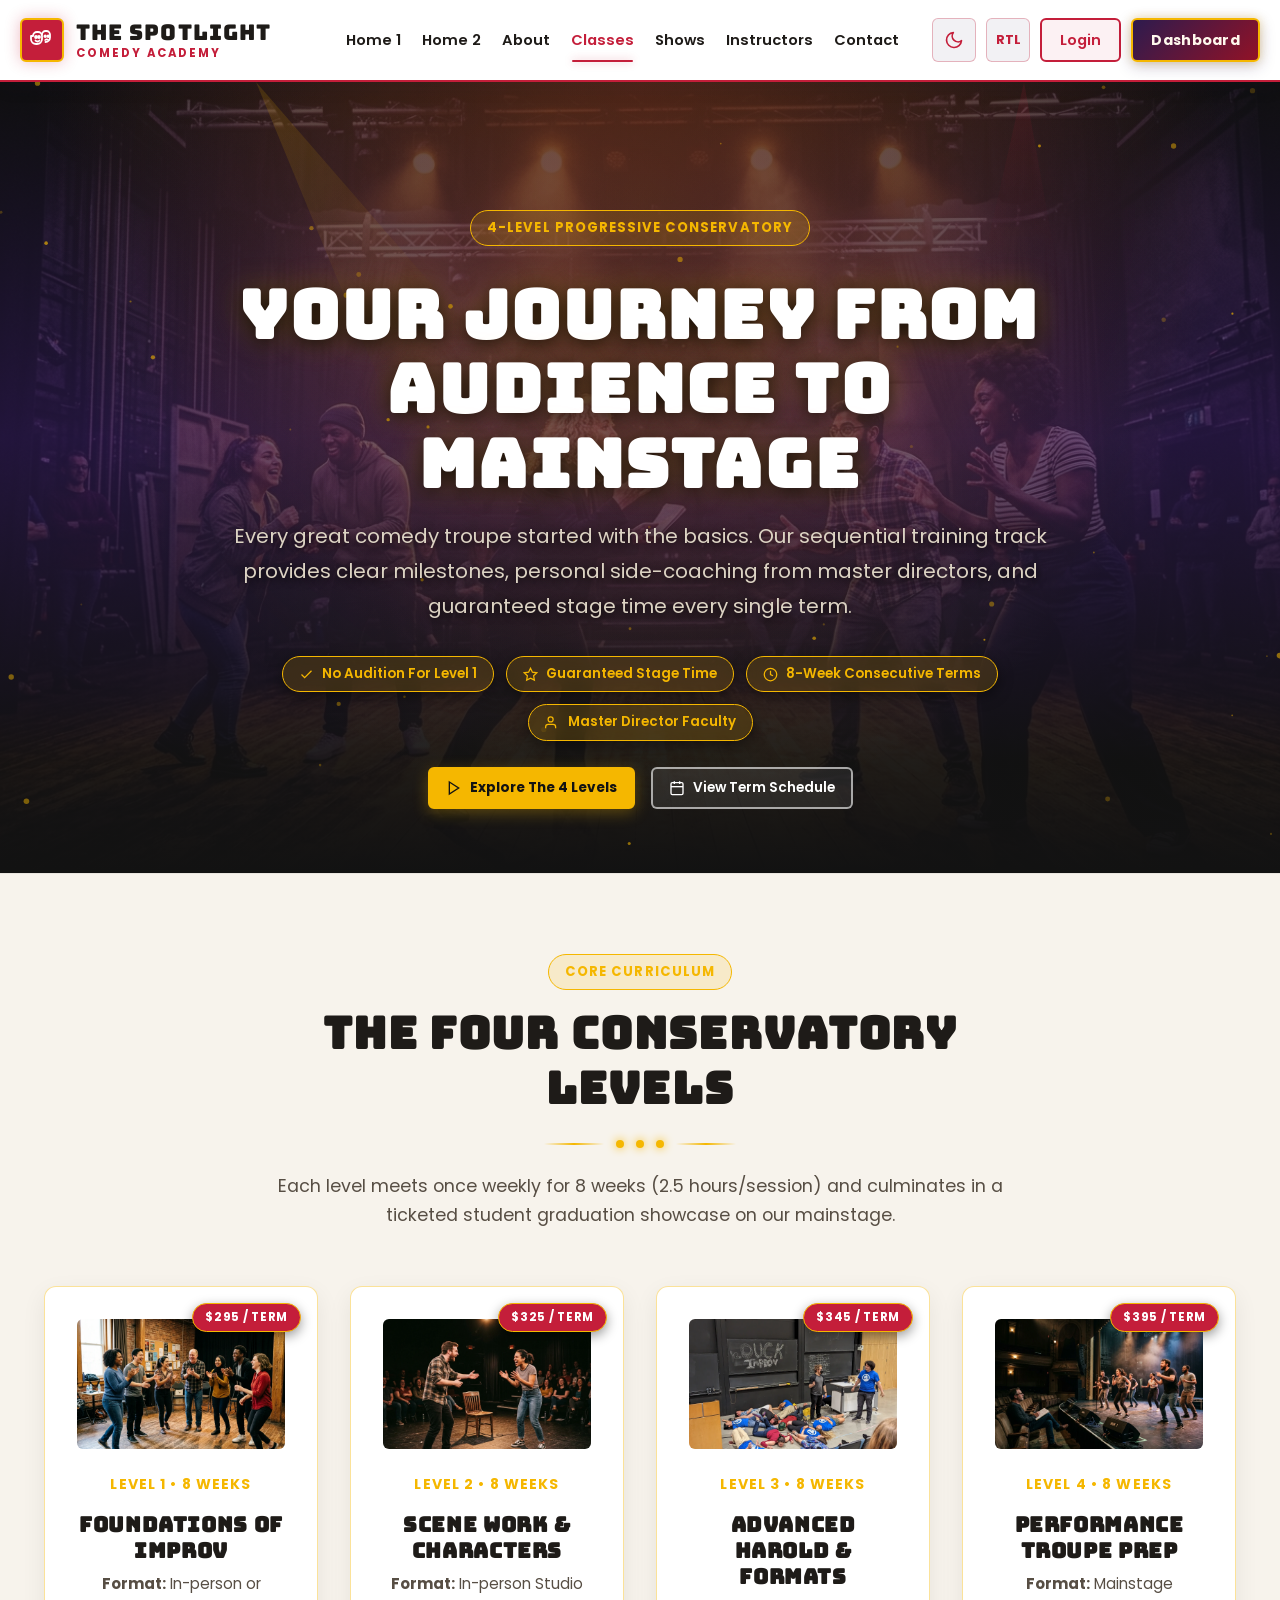
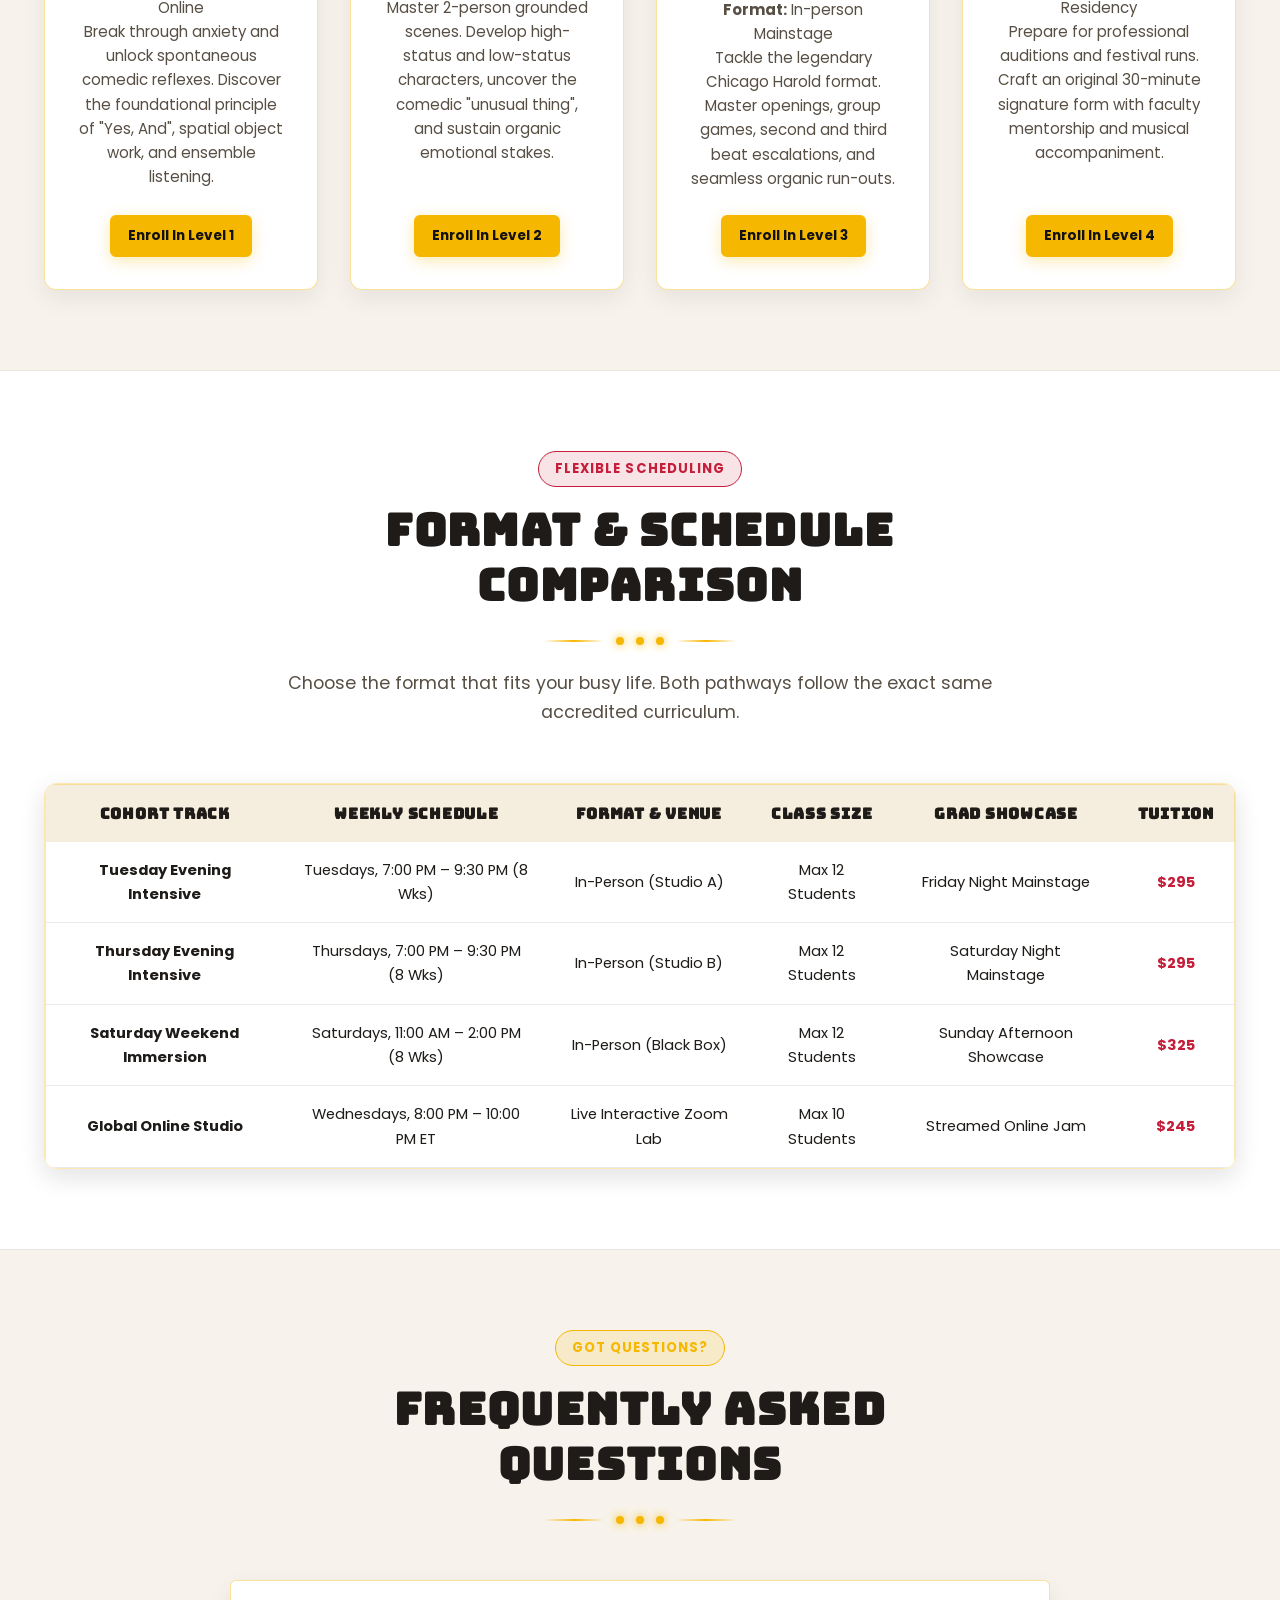
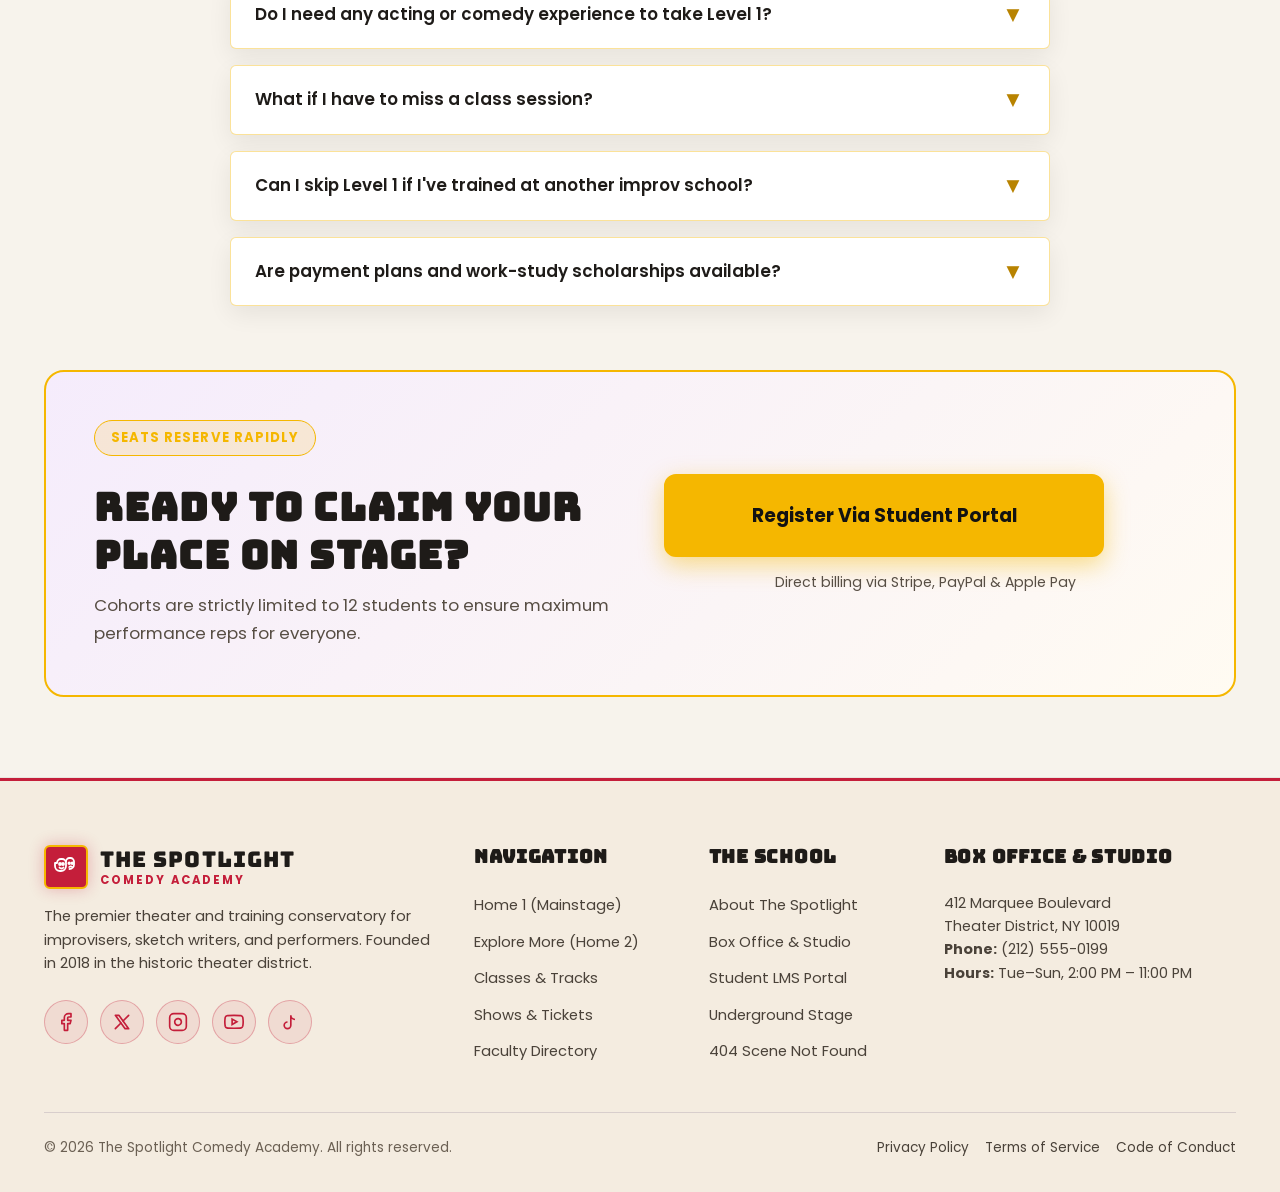
<file: pages/classes.html>
<!DOCTYPE html>
<html lang="en" dir="ltr" data-theme="light">
<head>
  <meta charset="UTF-8">
  <meta name="viewport" content="width=device-width, initial-scale=1.0">
  <title>Curriculum & Class Levels — The Spotlight Comedy Academy</title>
  <meta name="description" content="Explore our complete 4-level comedy training curriculum: Foundations, Two-Person Scene Work, The Harold, and Performance Troupe. Weekday and weekend cohorts.">
  
  <!-- Favicon -->
  <link rel="icon" type="image/svg+xml" href="../assets/images/favicon.svg">
  
  <!-- CSS Stylesheets -->
  <link rel="stylesheet" href="../assets/css/style.css">
  <link rel="stylesheet" href="../assets/css/dark-mode.css">
  <link rel="stylesheet" href="../assets/css/rtl.css" id="rtl-stylesheet" disabled>

  <!-- JSON-LD Structured Data -->
  <script type="application/ld+json">
  {
    "@context": "https://schema.org",
    "@type": "Course",
    "name": "Level 1: Foundations of Improv",
    "description": "Comprehensive 8-week entry course into comedic spontaneity, agreement, and stage presence.",
    "provider": {
      "@type": "EducationalOrganization",
      "name": "The Spotlight Comedy Academy"
    }
  }
  </script>
</head>
<body>
  <!-- WCAG Skip Link -->
  <a href="#main-content" class="skip-link">Skip to main content</a>

  <!-- Top Marquee Navigation -->
  <header class="site-header">
    <div class="header-container">
      <a href="index.html" class="site-logo" aria-label="The Spotlight Comedy Academy Home">
        <div class="logo-badge">
          <svg width="24" height="24" viewBox="0 0 24 24" fill="none" stroke="currentColor" stroke-width="1.8" stroke-linecap="round" stroke-linejoin="round"><path d="M3 8a4 4 0 0 1 4-4h1a4 4 0 0 1 4 4v3a5 5 0 0 1-5 5h-1a5 5 0 0 1-5-5V8z"/><circle cx="6" cy="9" r="1" fill="currentColor"/><circle cx="9" cy="9" r="1" fill="currentColor"/><path d="M5.5 12.5a2.5 2.5 0 0 0 4 0"/><path d="M12 6.5a3.5 3.5 0 0 1 3.5-3.5h1A3.5 3.5 0 0 1 20 6.5v3a4.5 4.5 0 0 1-4.5 4.5"/><circle cx="15.2" cy="8.2" r="0.8" fill="currentColor"/><circle cx="18.2" cy="8.2" r="0.8" fill="currentColor"/><path d="M15.2 12a2 2 0 0 1 3 0"/></svg>
        </div>
        <div class="logo-text">
          <span class="logo-title">THE SPOTLIGHT</span>
          <span class="logo-sub">Comedy Academy</span>
        </div>
      </a>

      <!-- 4-5 Core Nav Items -->
      <nav class="site-nav" aria-label="Main Navigation">
        <ul class="nav-links">
          <li><a href="index.html" class="nav-link">Home 1</a></li>
          <li><a href="home-2.html" class="nav-link">Home 2</a></li>
          <li><a href="about.html" class="nav-link">About</a></li>
          <li><a href="classes.html" class="nav-link active">Classes</a></li>
          <li><a href="shows.html" class="nav-link">Shows</a></li>
          <li><a href="instructors.html" class="nav-link">Instructors</a></li>
          <li><a href="contact.html" class="nav-link">Contact</a></li>
        </ul>

        <!-- Login and Dashboard Buttons -->
        <div class="header-actions">
          <!-- Utility Toggles -->
          <button class="utility-btn theme-toggle-btn" aria-label="Toggle Dark/Light Mode" title="Toggle Dark/Light Mode">
            <span class="theme-icon">
              <svg width="20" height="20" viewBox="0 0 24 24" fill="none" stroke="currentColor" stroke-width="2"><path d="M21 12.79A9 9 0 1 1 11.21 3 7 7 0 0 0 21 12.79z"/></svg>
            </span>
          </button>
          <button class="utility-btn rtl-toggle-btn" aria-label="Toggle RTL layout" title="Toggle RTL layout">
            <span style="font-weight: 700; font-size: 0.8rem;">RTL</span>
          </button>

          <!-- Login and Dashboard Buttons (LAST) -->
          <a href="login.html" class="btn btn-sm btn-login nav-login-btn">Login</a>
          <a href="dashboard.html" class="btn btn-sm btn-dashboard nav-dashboard-btn">Dashboard</a>
        </div>
      </nav>

      <!-- Mobile Hamburger Button -->
      <button class="menu-toggle" aria-label="Toggle Mobile Menu" aria-expanded="false">
        <span></span>
        <span></span>
        <span></span>
      </button>
    </div>
  </header>

  <main id="main-content">
    <!-- ====================================================================
         SECTION 1: HERO BANNER (Curriculum Path Explainer)
         ==================================================================== -->
    <section class="page-hero page-hero-classes" id="classes-hero">
      <!-- 3D Sweeping Stage Spotlight Canvas -->
      <div class="stage-canvas-container" aria-hidden="true">
        <canvas class="stage-canvas"></canvas>
      </div>

      <div class="container" style="max-width: 900px;">
        <span class="section-tag gold">4-Level Progressive Conservatory</span>
        <h1>YOUR JOURNEY FROM AUDIENCE TO MAINSTAGE</h1>
        <p class="hero-lead-text">
          Every great comedy troupe started with the basics. Our sequential training track provides clear milestones, personal side-coaching from master directors, and guaranteed stage time every single term.
        </p>

        <!-- Theatrical Feature Badges -->
        <div class="hero-badges-row">
          <span class="hero-pill">
            <svg width="15" height="15" viewBox="0 0 24 24" fill="none" stroke="currentColor" stroke-width="2"><polyline points="20 6 9 17 4 12"/></svg>
            No Audition For Level 1
          </span>
          <span class="hero-pill">
            <svg width="15" height="15" viewBox="0 0 24 24" fill="none" stroke="currentColor" stroke-width="2"><polygon points="12 2 15.09 8.26 22 9.27 17 14.14 18.18 21.02 12 17.77 5.82 21.02 7 14.14 2 9.27 8.91 8.26 12 2"/></svg>
            Guaranteed Stage Time
          </span>
          <span class="hero-pill">
            <svg width="15" height="15" viewBox="0 0 24 24" fill="none" stroke="currentColor" stroke-width="2"><circle cx="12" cy="12" r="10"/><polyline points="12 6 12 12 16 14"/></svg>
            8-Week Consecutive Terms
          </span>
          <span class="hero-pill">
            <svg width="15" height="15" viewBox="0 0 24 24" fill="none" stroke="currentColor" stroke-width="2"><path d="M17 21v-2a4 4 0 0 0-4-4H5a4 4 0 0 0-4 4v2"/><circle cx="9" cy="7" r="4"/></svg>
            Master Director Faculty
          </span>
        </div>

        <!-- Quick Action CTAs -->
        <div class="hero-cta-group" style="margin-top: 26px; margin-bottom: 0;">
          <a href="#core-curriculum" class="btn btn-sm btn-gold">
            <svg width="16" height="16" viewBox="0 0 24 24" fill="none" stroke="currentColor" stroke-width="2"><polygon points="5 3 19 12 5 21 5 3"/></svg>
            Explore The 4 Levels
          </a>
          <a href="#schedule-table" class="btn btn-sm btn-outline">
            <svg width="16" height="16" viewBox="0 0 24 24" fill="none" stroke="currentColor" stroke-width="2"><rect x="3" y="4" width="18" height="18" rx="2" ry="2"/><line x1="16" y1="2" x2="16" y2="6"/><line x1="8" y1="2" x2="8" y2="6"/><line x1="3" y1="10" x2="21" y2="10"/></svg>
            View Term Schedule
          </a>
        </div>
      </div>
    </section>

    <!-- ====================================================================
         SECTION 2: CLASS LEVELS GRID (3D Tilt Cards)
         Levels 1-4 with duration, format, description, and Enroll CTA
         ==================================================================== -->
    <section class="section section-dark" id="core-curriculum">
      <div class="container">
        <div class="section-header">
          <span class="section-tag gold">Core Curriculum</span>
          <h2>The Four Conservatory Levels</h2>
          <div class="marquee-divider">
            <span class="line"></span>
            <span class="bulb"></span>
            <span class="bulb"></span>
            <span class="bulb"></span>
            <span class="line"></span>
          </div>
          <p>Each level meets once weekly for 8 weeks (2.5 hours/session) and culminates in a ticketed student graduation showcase on our mainstage.</p>
        </div>

        <div class="card-grid grid-4">
          <!-- Level 1 -->
          <div class="theatre-card dark-style">
            <div class="card-badge">$295 / Term</div>
            <div class="card-image-wrap">
              <img src="../assets/images/class-foundation.webp" alt="Level 1 Foundations class warm up" width="400" height="250" loading="lazy">
            </div>
            <div class="card-subtitle">Level 1 • 8 Weeks</div>
            <h3 class="card-title">Foundations of Improv</h3>
            <p class="card-description">
              <strong>Format:</strong> In-person or Online<br>
              Break through anxiety and unlock spontaneous comedic reflexes. Discover the foundational principle of "Yes, And", spatial object work, and ensemble listening.
            </p>
            <div class="card-footer">
              <a href="register.html" class="btn btn-sm btn-gold">Enroll In Level 1</a>
            </div>
          </div>

          <!-- Level 2 -->
          <div class="theatre-card dark-style">
            <div class="card-badge">$325 / Term</div>
            <div class="card-image-wrap">
              <img src="../assets/images/class-scenework.webp" alt="Level 2 Scene work class" width="400" height="250" loading="lazy">
            </div>
            <div class="card-subtitle">Level 2 • 8 Weeks</div>
            <h3 class="card-title">Scene Work & Characters</h3>
            <p class="card-description">
              <strong>Format:</strong> In-person Studio<br>
              Master 2-person grounded scenes. Develop high-status and low-status characters, uncover the comedic "unusual thing", and sustain organic emotional stakes.
            </p>
            <div class="card-footer">
              <a href="register.html" class="btn btn-sm btn-gold">Enroll In Level 2</a>
            </div>
          </div>

          <!-- Level 3 -->
          <div class="theatre-card dark-style">
            <div class="card-badge">$345 / Term</div>
            <div class="card-image-wrap">
              <img src="../assets/images/class-harold-longform.webp" alt="Level 3 Harold longform improv class" width="400" height="250" loading="lazy">
            </div>
            <div class="card-subtitle">Level 3 • 8 Weeks</div>
            <h3 class="card-title">Advanced Harold & Formats</h3>
            <p class="card-description">
              <strong>Format:</strong> In-person Mainstage<br>
              Tackle the legendary Chicago Harold format. Master openings, group games, second and third beat escalations, and seamless organic run-outs.
            </p>
            <div class="card-footer">
              <a href="register.html" class="btn btn-sm btn-gold">Enroll In Level 3</a>
            </div>
          </div>

          <!-- Level 4 -->
          <div class="theatre-card dark-style">
            <div class="card-badge">$395 / Term</div>
            <div class="card-image-wrap">
              <img src="../assets/images/class-troupe-prep.webp" alt="Level 4 Performance troupe prep" width="400" height="250" loading="lazy">
            </div>
            <div class="card-subtitle">Level 4 • 8 Weeks</div>
            <h3 class="card-title">Performance Troupe Prep</h3>
            <p class="card-description">
              <strong>Format:</strong> Mainstage Residency<br>
              Prepare for professional auditions and festival runs. Craft an original 30-minute signature form with faculty mentorship and musical accompaniment.
            </p>
            <div class="card-footer">
              <a href="register.html" class="btn btn-sm btn-gold">Enroll In Level 4</a>
            </div>
          </div>
        </div>
      </div>
    </section>

    <!-- ====================================================================
         SECTION 3: SCHEDULE / FORMAT COMPARISON (Weekday vs Weekend, In-Person vs Online)
         ==================================================================== -->
    <section class="section" id="schedule-table">
      <div class="container">
        <div class="section-header">
          <span class="section-tag">Flexible Scheduling</span>
          <h2>Format & Schedule Comparison</h2>
          <div class="marquee-divider">
            <span class="line"></span>
            <span class="bulb"></span>
            <span class="bulb"></span>
            <span class="bulb"></span>
            <span class="line"></span>
          </div>
          <p>Choose the format that fits your busy life. Both pathways follow the exact same accredited curriculum.</p>
        </div>

        <div class="table-responsive">
          <table class="theatre-table">
            <thead>
              <tr>
                <th>Cohort Track</th>
                <th>Weekly Schedule</th>
                <th>Format & Venue</th>
                <th>Class Size</th>
                <th>Grad Showcase</th>
                <th>Tuition</th>
              </tr>
            </thead>
            <tbody>
              <tr>
                <td data-label="Cohort Track"><strong>Tuesday Evening Intensive</strong></td>
                <td data-label="Weekly Schedule">Tuesdays, 7:00 PM – 9:30 PM (8 Wks)</td>
                <td data-label="Format & Venue">In-Person (Studio A)</td>
                <td data-label="Class Size">Max 12 Students</td>
                <td data-label="Grad Showcase">Friday Night Mainstage</td>
                <td data-label="Tuition"><span style="color: var(--curtain-crimson); font-weight: 700;">$295</span></td>
              </tr>
              <tr>
                <td data-label="Cohort Track"><strong>Thursday Evening Intensive</strong></td>
                <td data-label="Weekly Schedule">Thursdays, 7:00 PM – 9:30 PM (8 Wks)</td>
                <td data-label="Format & Venue">In-Person (Studio B)</td>
                <td data-label="Class Size">Max 12 Students</td>
                <td data-label="Grad Showcase">Saturday Night Mainstage</td>
                <td data-label="Tuition"><span style="color: var(--curtain-crimson); font-weight: 700;">$295</span></td>
              </tr>
              <tr>
                <td data-label="Cohort Track"><strong>Saturday Weekend Immersion</strong></td>
                <td data-label="Weekly Schedule">Saturdays, 11:00 AM – 2:00 PM (8 Wks)</td>
                <td data-label="Format & Venue">In-Person (Black Box)</td>
                <td data-label="Class Size">Max 12 Students</td>
                <td data-label="Grad Showcase">Sunday Afternoon Showcase</td>
                <td data-label="Tuition"><span style="color: var(--curtain-crimson); font-weight: 700;">$325</span></td>
              </tr>
              <tr>
                <td data-label="Cohort Track"><strong>Global Online Studio</strong></td>
                <td data-label="Weekly Schedule">Wednesdays, 8:00 PM – 10:00 PM ET</td>
                <td data-label="Format & Venue">Live Interactive Zoom Lab</td>
                <td data-label="Class Size">Max 10 Students</td>
                <td data-label="Grad Showcase">Streamed Online Jam</td>
                <td data-label="Tuition"><span style="color: var(--curtain-crimson); font-weight: 700;">$245</span></td>
              </tr>
            </tbody>
          </table>
        </div>
      </div>
    </section>

    <!-- ====================================================================
         SECTION 4: FAQ + ENROLL CTA BANNER
         ==================================================================== -->
    <section class="section section-dark">
      <div class="container">
        <div class="section-header">
          <span class="section-tag gold">Got Questions?</span>
          <h2>Frequently Asked Questions</h2>
          <div class="marquee-divider">
            <span class="line"></span>
            <span class="bulb"></span>
            <span class="bulb"></span>
            <span class="bulb"></span>
            <span class="line"></span>
          </div>
        </div>

        <div class="faq-grid" style="margin-bottom: var(--sp-8);">
          <div class="faq-item">
            <button class="faq-question">
              <span>Do I need any acting or comedy experience to take Level 1?</span>
              <span class="faq-icon">▼</span>
            </button>
            <div class="faq-answer">
              None whatsoever! Over 80% of our Level 1 students have never set foot on a theater stage before. We welcome lawyers, teachers, engineers, introverts, and anyone seeking spontaneous joy.
            </div>
          </div>

          <div class="faq-item">
            <button class="faq-question">
              <span>What if I have to miss a class session?</span>
              <span class="faq-icon">▼</span>
            </button>
            <div class="faq-answer">
              We permit up to two excused absences per 8-week term. You can schedule a free makeup drop-in in an alternate cohort or attend our weekly open student workshop jams.
            </div>
          </div>

          <div class="faq-item">
            <button class="faq-question">
              <span>Can I skip Level 1 if I've trained at another improv school?</span>
              <span class="faq-icon">▼</span>
            </button>
            <div class="faq-answer">
              Yes! If you completed core coursework at UCB, The Second City, iO, or The Groundlings, submit an audition clip or transcript through our Contact page for direct placement into Level 2 or 3.
            </div>
          </div>

          <div class="faq-item">
            <button class="faq-question">
              <span>Are payment plans and work-study scholarships available?</span>
              <span class="faq-icon">▼</span>
            </button>
            <div class="faq-answer">
              Absolutely. We believe financial barriers shouldn’t stop funny people. We offer interest-free 2-part installment plans and a work-study box office assistant program covering 100% of tuition.
            </div>
          </div>
        </div>

        <!-- Closing Conversion Banner -->
        <div class="corporate-banner classes-cta-banner">
          <div>
            <span class="section-tag gold">Seats Reserve Rapidly</span>
            <h3 style="font-size: clamp(1.8rem, 3vw, 2.4rem); margin: 12px 0;">Ready to Claim Your Place On Stage?</h3>
            <p style="color: var(--marquee-cream-muted); font-size: 1.05rem;">
              Cohorts are strictly limited to 12 students to ensure maximum performance reps for everyone.
            </p>
          </div>
          <div class="classes-cta-action" style="display: flex; flex-direction: column; align-items: center; justify-content: center; text-align: center;">
            <a href="register.html" class="btn btn-lg btn-gold classes-cta-btn" style="padding: 24px 52px !important; font-size: 1.18rem !important; width: 100% !important; max-width: 440px !important; min-height: 68px !important; text-align: center !important; justify-content: center !important; border-radius: var(--radius-md) !important; box-shadow: 0 8px 25px rgba(245, 183, 0, 0.45) !important;">Register Via Student Portal</a>
            <div style="font-size: 0.88rem; color: var(--marquee-cream-muted); margin-top: 14px; text-align: center;">
              Direct billing via Stripe, PayPal & Apple Pay
            </div>
          </div>
        </div>
      </div>
    </section>
  </main>

  <!-- Site Footer -->
  <footer class="site-footer">
    <div class="container">
      <div class="footer-grid">
        <div>
          <a href="index.html" class="site-logo footer-logo" aria-label="The Spotlight Comedy Academy Home" style="margin-bottom: 16px; display: inline-flex;">
            <div class="logo-badge">
              <svg width="24" height="24" viewBox="0 0 24 24" fill="none" stroke="currentColor" stroke-width="1.8" stroke-linecap="round" stroke-linejoin="round"><path d="M3 8a4 4 0 0 1 4-4h1a4 4 0 0 1 4 4v3a5 5 0 0 1-5 5h-1a5 5 0 0 1-5-5V8z"/><circle cx="6" cy="9" r="1" fill="currentColor"/><circle cx="9" cy="9" r="1" fill="currentColor"/><path d="M5.5 12.5a2.5 2.5 0 0 0 4 0"/><path d="M12 6.5a3.5 3.5 0 0 1 3.5-3.5h1A3.5 3.5 0 0 1 20 6.5v3a4.5 4.5 0 0 1-4.5 4.5"/><circle cx="15.2" cy="8.2" r="0.8" fill="currentColor"/><circle cx="18.2" cy="8.2" r="0.8" fill="currentColor"/><path d="M15.2 12a2 2 0 0 1 3 0"/></svg>
            </div>
            <div class="logo-text">
              <span class="logo-title">THE SPOTLIGHT</span>
              <span class="logo-sub">Comedy Academy</span>
            </div>
          </a>
          <p style="font-size: 0.92rem; line-height: 1.6; margin-bottom: 16px;">
            The premier theater and training conservatory for improvisers, sketch writers, and performers. Founded in 2018 in the historic theater district.
          </p>
          <div class="footer-social-row">
            <a href="https://facebook.com" class="social-icon-btn" aria-label="The Spotlight Facebook" target="_blank" rel="noopener">
              <svg width="20" height="20" viewBox="0 0 24 24" fill="none" stroke="currentColor" stroke-width="2" stroke-linecap="round" stroke-linejoin="round"><path d="M18 2h-3a5 5 0 0 0-5 5v3H7v4h3v8h4v-8h3l1-4h-4V7a1 1 0 0 1 1-1h3z"/></svg>
            </a>
            <a href="https://x.com" class="social-icon-btn" aria-label="The Spotlight X (Twitter)" target="_blank" rel="noopener">
              <svg width="20" height="20" viewBox="0 0 24 24" fill="none" stroke="currentColor" stroke-width="2" stroke-linecap="round" stroke-linejoin="round"><path d="M4 4l11.733 16h4.267l-11.733 -16z"/><path d="M4 20l6.768 -6.768m2.46 -2.46l6.772 -6.772"/></svg>
            </a>
            <a href="https://instagram.com" class="social-icon-btn" aria-label="The Spotlight Instagram" target="_blank" rel="noopener">
              <svg width="20" height="20" viewBox="0 0 24 24" fill="none" stroke="currentColor" stroke-width="2"><rect x="2" y="2" width="20" height="20" rx="5" ry="5"/><path d="M16 11.37A4 4 0 1 1 12.63 8 4 4 0 0 1 16 11.37z"/><line x1="17.5" y1="6.5" x2="17.51" y2="6.5"/></svg>
            </a>
            <a href="https://youtube.com" class="social-icon-btn" aria-label="The Spotlight YouTube" target="_blank" rel="noopener">
              <svg width="20" height="20" viewBox="0 0 24 24" fill="none" stroke="currentColor" stroke-width="2"><path d="M22.54 6.42a2.78 2.78 0 0 0-1.94-2C18.88 4 12 4 12 4s-6.88 0-8.6.46a2.78 2.78 0 0 0-1.94 2A29 29 0 0 0 1 11.75a29 29 0 0 0 .46 5.33A2.78 2.78 0 0 0 3.4 19c1.72.46 8.6.46 8.6.46s6.88 0 8.6-.46a2.78 2.78 0 0 0 1.94-2 29 29 0 0 0 .46-5.25 29 29 0 0 0-.46-5.33z"/><polygon points="9.75 15.02 15.5 11.75 9.75 8.48 9.75 15.02"/></svg>
            </a>
            <a href="https://tiktok.com" class="social-icon-btn" aria-label="The Spotlight TikTok" target="_blank" rel="noopener">
              <svg width="20" height="20" viewBox="0 0 24 24" fill="none" stroke="currentColor" stroke-width="2"><path d="M9 12a4 4 0 1 0 4 4V4a5 5 0 0 0 5 5"/></svg>
            </a>
          </div>
        </div>

        <div>
          <h4 class="footer-title">Navigation</h4>
          <ul class="footer-links-list">
            <li><a href="index.html">Home 1 (Mainstage)</a></li>
            <li><a href="home-2.html">Explore More (Home 2)</a></li>
            <li><a href="classes.html">Classes & Tracks</a></li>
            <li><a href="shows.html">Shows & Tickets</a></li>
            <li><a href="instructors.html">Faculty Directory</a></li>
          </ul>
        </div>

        <div>
          <h4 class="footer-title">The School</h4>
          <ul class="footer-links-list">
            <li><a href="about.html">About The Spotlight</a></li>
            <li><a href="contact.html">Box Office & Studio</a></li>
            <li><a href="dashboard.html">Student LMS Portal</a></li>
            <li><a href="coming-soon.html">Underground Stage</a></li>
            <li><a href="404.html">404 Scene Not Found</a></li>
          </ul>
        </div>

        <div>
          <h4 class="footer-title">Box Office & Studio</h4>
          <p style="font-size: 0.9rem; line-height: 1.6; margin-bottom: 8px;">
            412 Marquee Boulevard<br>
            Theater District, NY 10019<br>
            <strong>Phone:</strong> (212) 555-0199<br>
            <strong>Hours:</strong> Tue–Sun, 2:00 PM – 11:00 PM
          </p>
        </div>
      </div>

      <div class="footer-bottom">
        <div>&copy; 2026 The Spotlight Comedy Academy. All rights reserved.</div>
        <div style="display: flex; gap: 16px;">
          <a href="contact.html">Privacy Policy</a>
          <a href="contact.html">Terms of Service</a>
          <a href="contact.html">Code of Conduct</a>
        </div>
      </div>
    </div>
  </footer>

  <!-- Scripts -->
  <script src="../assets/js/tilt-cards.js"></script>
  <script src="../assets/js/main.js"></script>
</body>
</html>
</file>
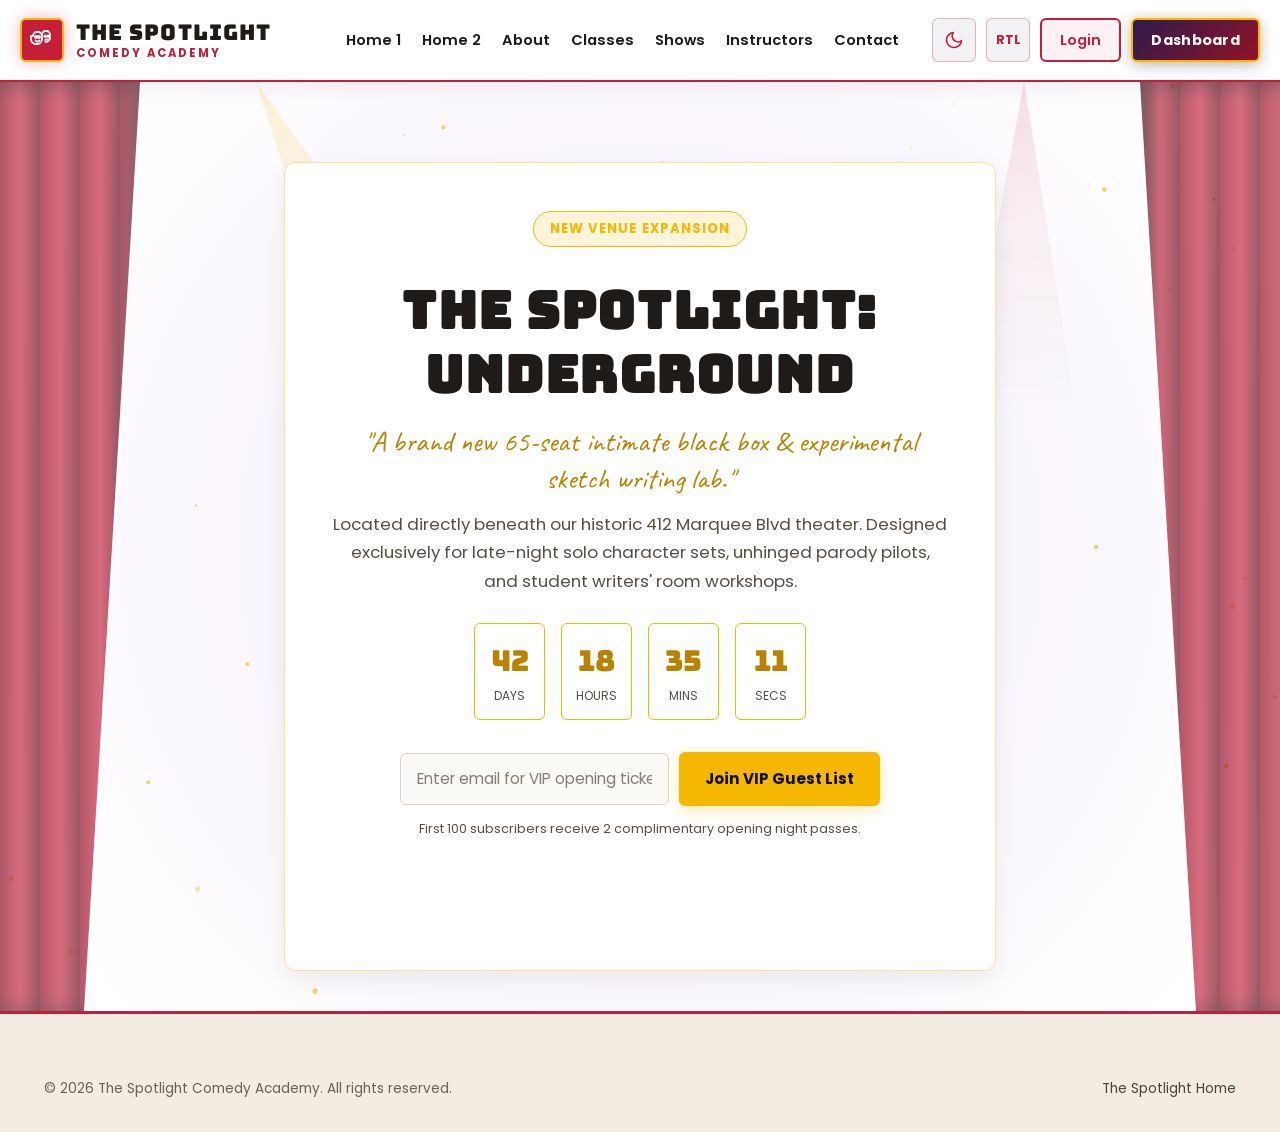
<file: pages/coming-soon.html>
<!DOCTYPE html>
<html lang="en" dir="ltr" data-theme="dark">
<head>
  <meta charset="UTF-8">
  <meta name="viewport" content="width=device-width, initial-scale=1.0">
  <title>Coming Soon: Underground Stage — The Spotlight Comedy Academy</title>
  <meta name="description" content="Coming Soon: The Spotlight Underground Black Box & Sketch Writers Lab. Join the VIP waitlist for opening weekend tickets and preview masterclasses.">
  
  <!-- Favicon -->
  <link rel="icon" type="image/svg+xml" href="../assets/images/favicon.svg">
  
  <!-- CSS Stylesheets -->
  <link rel="stylesheet" href="../assets/css/style.css">
  <link rel="stylesheet" href="../assets/css/dark-mode.css">
  <link rel="stylesheet" href="../assets/css/rtl.css" id="rtl-stylesheet" disabled>
</head>
<body style="min-height: 100vh; display: flex; flex-direction: column;">
  <!-- WCAG Skip Link -->
  <a href="#main-content" class="skip-link">Skip to main content</a>

  <!-- Top Marquee Navigation -->
  <header class="site-header">
    <div class="header-container">
      <a href="index.html" class="site-logo" aria-label="The Spotlight Comedy Academy Home">
        <div class="logo-badge">
          <svg width="24" height="24" viewBox="0 0 24 24" fill="none" stroke="currentColor" stroke-width="1.8" stroke-linecap="round" stroke-linejoin="round"><path d="M3 8a4 4 0 0 1 4-4h1a4 4 0 0 1 4 4v3a5 5 0 0 1-5 5h-1a5 5 0 0 1-5-5V8z"/><circle cx="6" cy="9" r="1" fill="currentColor"/><circle cx="9" cy="9" r="1" fill="currentColor"/><path d="M5.5 12.5a2.5 2.5 0 0 0 4 0"/><path d="M12 6.5a3.5 3.5 0 0 1 3.5-3.5h1A3.5 3.5 0 0 1 20 6.5v3a4.5 4.5 0 0 1-4.5 4.5"/><circle cx="15.2" cy="8.2" r="0.8" fill="currentColor"/><circle cx="18.2" cy="8.2" r="0.8" fill="currentColor"/><path d="M15.2 12a2 2 0 0 1 3 0"/></svg>
        </div>
        <div class="logo-text">
          <span class="logo-title">THE SPOTLIGHT</span>
          <span class="logo-sub">Comedy Academy</span>
        </div>
      </a>

      <!-- 4-5 Core Nav Items -->
      <nav class="site-nav" aria-label="Main Navigation">
        <ul class="nav-links">
          <li><a href="index.html" class="nav-link">Home 1</a></li>
          <li><a href="home-2.html" class="nav-link">Home 2</a></li>
          <li><a href="about.html" class="nav-link">About</a></li>
          <li><a href="classes.html" class="nav-link">Classes</a></li>
          <li><a href="shows.html" class="nav-link">Shows</a></li>
          <li><a href="instructors.html" class="nav-link">Instructors</a></li>
          <li><a href="contact.html" class="nav-link">Contact</a></li>
        </ul>

        <div class="header-actions">
          <button class="utility-btn theme-toggle-btn" aria-label="Toggle Dark/Light Mode">
            <span class="theme-icon">
              <svg width="20" height="20" viewBox="0 0 24 24" fill="none" stroke="currentColor" stroke-width="2"><path d="M21 12.79A9 9 0 1 1 11.21 3 7 7 0 0 0 21 12.79z"/></svg>
            </span>
          </button>
          <button class="utility-btn rtl-toggle-btn" aria-label="Toggle RTL layout">
            <span style="font-weight: 700; font-size: 0.8rem;">RTL</span>
          </button>

          <a href="login.html" class="btn btn-sm btn-login nav-login-btn">Login</a>
          <a href="dashboard.html" class="btn btn-sm btn-dashboard nav-dashboard-btn">Dashboard</a>
        </div>
      </nav>

      <button class="menu-toggle" aria-label="Toggle Mobile Menu" aria-expanded="false">
        <span></span>
        <span></span>
        <span></span>
      </button>
    </div>
  </header>

  <main id="main-content" class="auth-main" style="flex: 1; display: flex; align-items: center; justify-content: center; position: relative; padding: var(--sp-8) var(--sp-3); text-align: center; overflow: hidden;">
    <!-- 3D Canvas Background -->
    <div class="stage-canvas-container" aria-hidden="true">
      <canvas class="stage-canvas"></canvas>
    </div>

    <div class="curtain-drape-left" aria-hidden="true"></div>
    <div class="curtain-drape-right" aria-hidden="true"></div>

    <div class="container" style="max-width: 760px; position: relative; z-index: 10;">
      <div class="theatre-card dark-style" style="border: 2px solid var(--spotlight-gold); padding: var(--sp-6); box-shadow: 0 20px 60px rgba(0, 0, 0, 0.85);">
        <span class="section-tag gold">NEW VENUE EXPANSION</span>
        <h1 style="font-size: clamp(2rem, 5vw, 3.2rem); margin: 16px 0; color: #fff;">THE SPOTLIGHT: UNDERGROUND</h1>
        <p class="caveat-quote" style="color: var(--spotlight-gold); font-size: 1.8rem; margin-bottom: 12px;">
          "A brand new 65-seat intimate black box & experimental sketch writing lab."
        </p>
        <p class="card-description" style="font-size: 1.05rem; margin-bottom: 28px; line-height: 1.7;">
          Located directly beneath our historic 412 Marquee Blvd theater. Designed exclusively for late-night solo character sets, unhinged parody pilots, and student writers' room workshops.
        </p>

        <!-- Countdown Timer Units -->
        <div style="display: grid; grid-template-columns: repeat(4, 1fr); gap: 16px; margin-bottom: 32px; max-width: 480px; margin-left: auto; margin-right: auto;">
          <div style="background: rgba(255, 255, 255, 0.06); padding: 14px; border-radius: var(--radius-sm); border: 1px solid var(--border-gold);">
            <div id="countDays" style="font-family: var(--font-display); font-size: 1.8rem; color: var(--spotlight-gold);">42</div>
            <div style="font-size: 0.75rem; text-transform: uppercase; color: var(--marquee-cream-muted);">Days</div>
          </div>
          <div style="background: rgba(255, 255, 255, 0.06); padding: 14px; border-radius: var(--radius-sm); border: 1px solid var(--border-gold);">
            <div id="countHours" style="font-family: var(--font-display); font-size: 1.8rem; color: var(--spotlight-gold);">18</div>
            <div style="font-size: 0.75rem; text-transform: uppercase; color: var(--marquee-cream-muted);">Hours</div>
          </div>
          <div style="background: rgba(255, 255, 255, 0.06); padding: 14px; border-radius: var(--radius-sm); border: 1px solid var(--border-gold);">
            <div id="countMins" style="font-family: var(--font-display); font-size: 1.8rem; color: var(--spotlight-gold);">35</div>
            <div style="font-size: 0.75rem; text-transform: uppercase; color: var(--marquee-cream-muted);">Mins</div>
          </div>
          <div style="background: rgba(255, 255, 255, 0.06); padding: 14px; border-radius: var(--radius-sm); border: 1px solid var(--border-gold);">
            <div id="countSecs" style="font-family: var(--font-display); font-size: 1.8rem; color: var(--spotlight-gold);">12</div>
            <div style="font-size: 0.75rem; text-transform: uppercase; color: var(--marquee-cream-muted);">Secs</div>
          </div>
        </div>

        <!-- VIP Waitlist Email Capture -->
        <form class="newsletter-form" style="max-width: 480px; margin: 0 auto; display: flex; gap: 10px; flex-wrap: wrap;">
          <input type="email" placeholder="Enter email for VIP opening tickets..." class="form-control" style="flex: 1; min-width: 220px;" required aria-label="Email address for VIP waitlist">
          <button type="submit" class="btn btn-gold">Join VIP Guest List</button>
        </form>
        <span style="font-size: 0.8rem; color: var(--marquee-cream-muted); margin-top: 12px; display: block;">First 100 subscribers receive 2 complimentary opening night passes.</span>

        <div style="margin-top: 24px; padding-top: 16px; border-top: 1px solid rgba(255, 255, 255, 0.1);">
          <a href="index.html" class="btn btn-sm btn-outline">Explore Mainstage Conservatory</a>
        </div>
      </div>
    </div>
  </main>

  <!-- Site Footer -->
  <footer class="site-footer">
    <div class="container">
      <div class="footer-bottom" style="border: none; padding: 0;">
        <div>&copy; 2026 The Spotlight Comedy Academy. All rights reserved.</div>
        <div><a href="index.html">The Spotlight Home</a></div>
      </div>
    </div>
  </footer>

  <!-- Scripts -->
  <script src="../assets/js/tilt-cards.js"></script>
  <script src="../assets/js/main.js"></script>
  <script>
    // Live Countdown Timer
    document.addEventListener('DOMContentLoaded', () => {
      let seconds = 42 * 86400 + 18 * 3600 + 35 * 60 + 12;
      setInterval(() => {
        if (seconds > 0) seconds--;
        const d = Math.floor(seconds / (3600*24));
        const h = Math.floor((seconds % (3600*24)) / 3600);
        const m = Math.floor((seconds % 3600) / 60);
        const s = Math.floor(seconds % 60);
        const dEl = document.getElementById('countDays');
        const hEl = document.getElementById('countHours');
        const mEl = document.getElementById('countMins');
        const sEl = document.getElementById('countSecs');
        if (dEl) dEl.textContent = d;
        if (hEl) hEl.textContent = h;
        if (mEl) mEl.textContent = m;
        if (sEl) sEl.textContent = s;
      }, 1000);
    });
  </script>
</body>
</html>
</file>
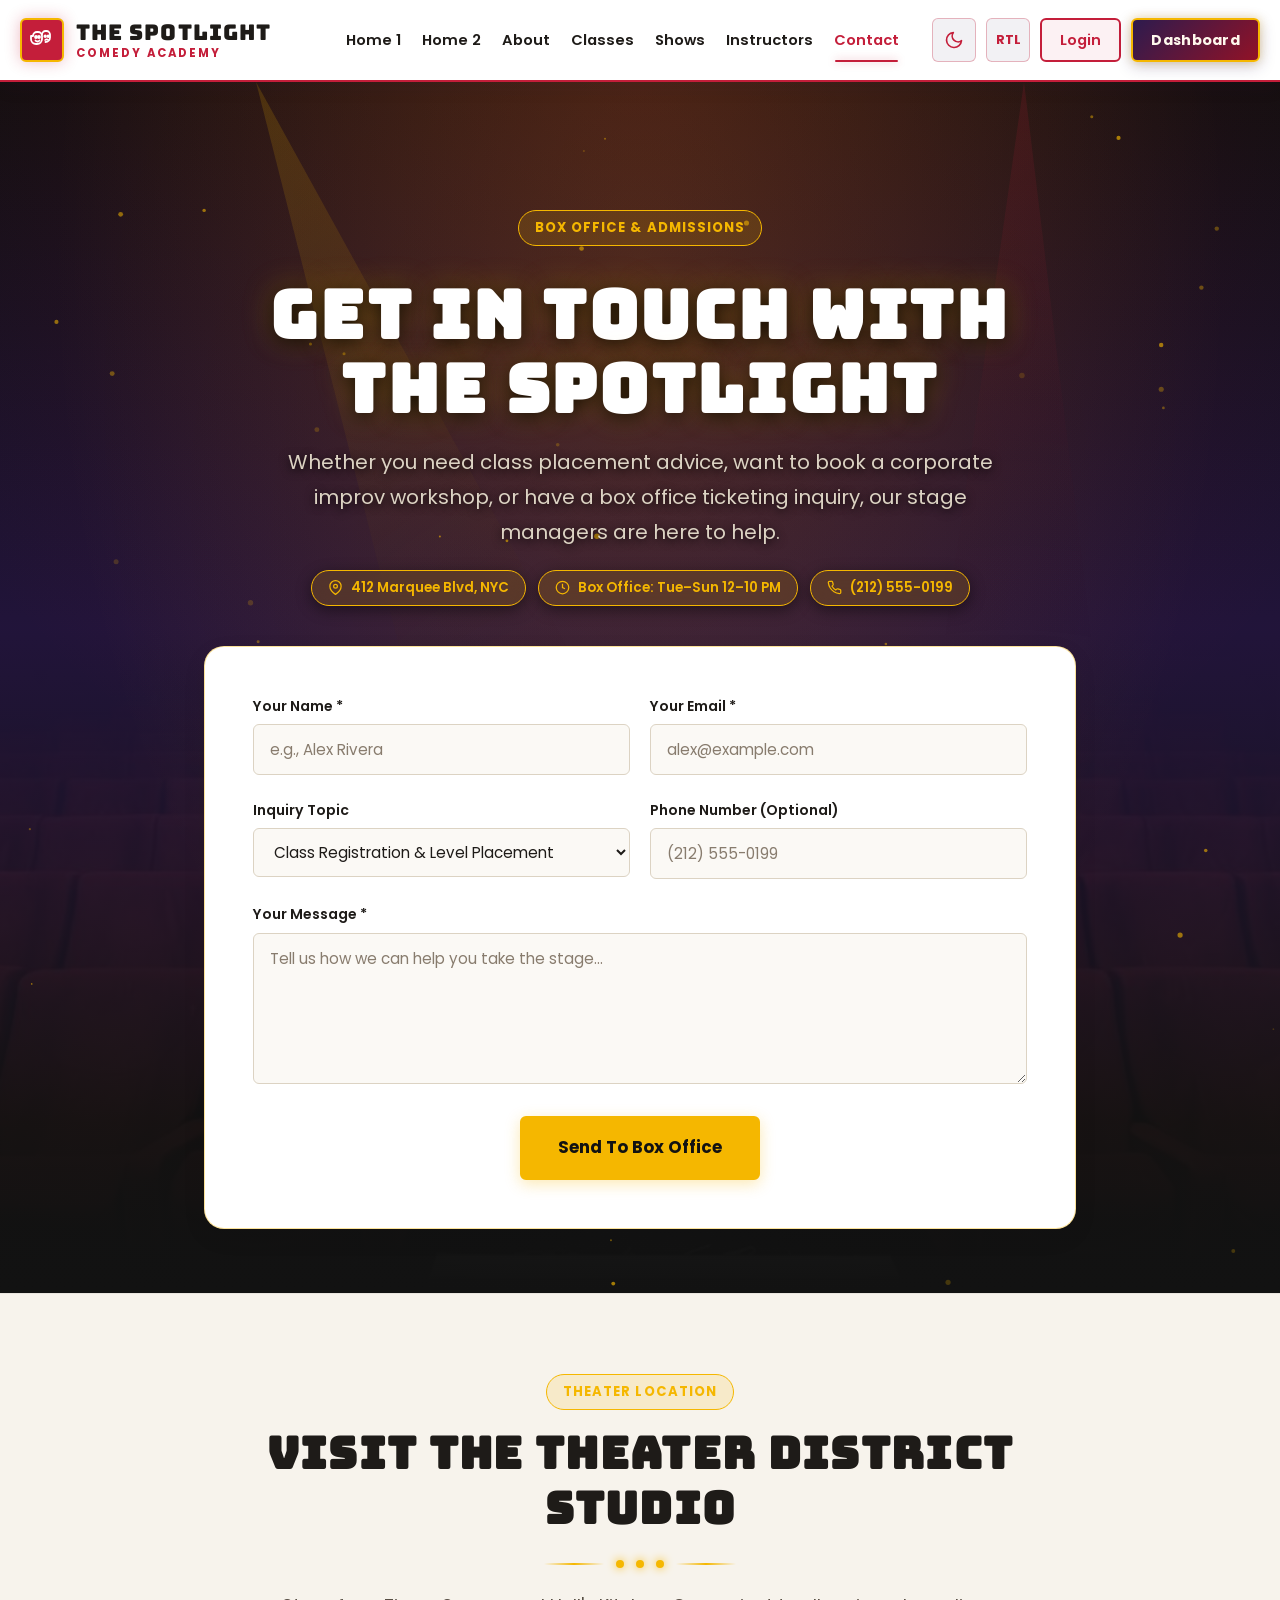
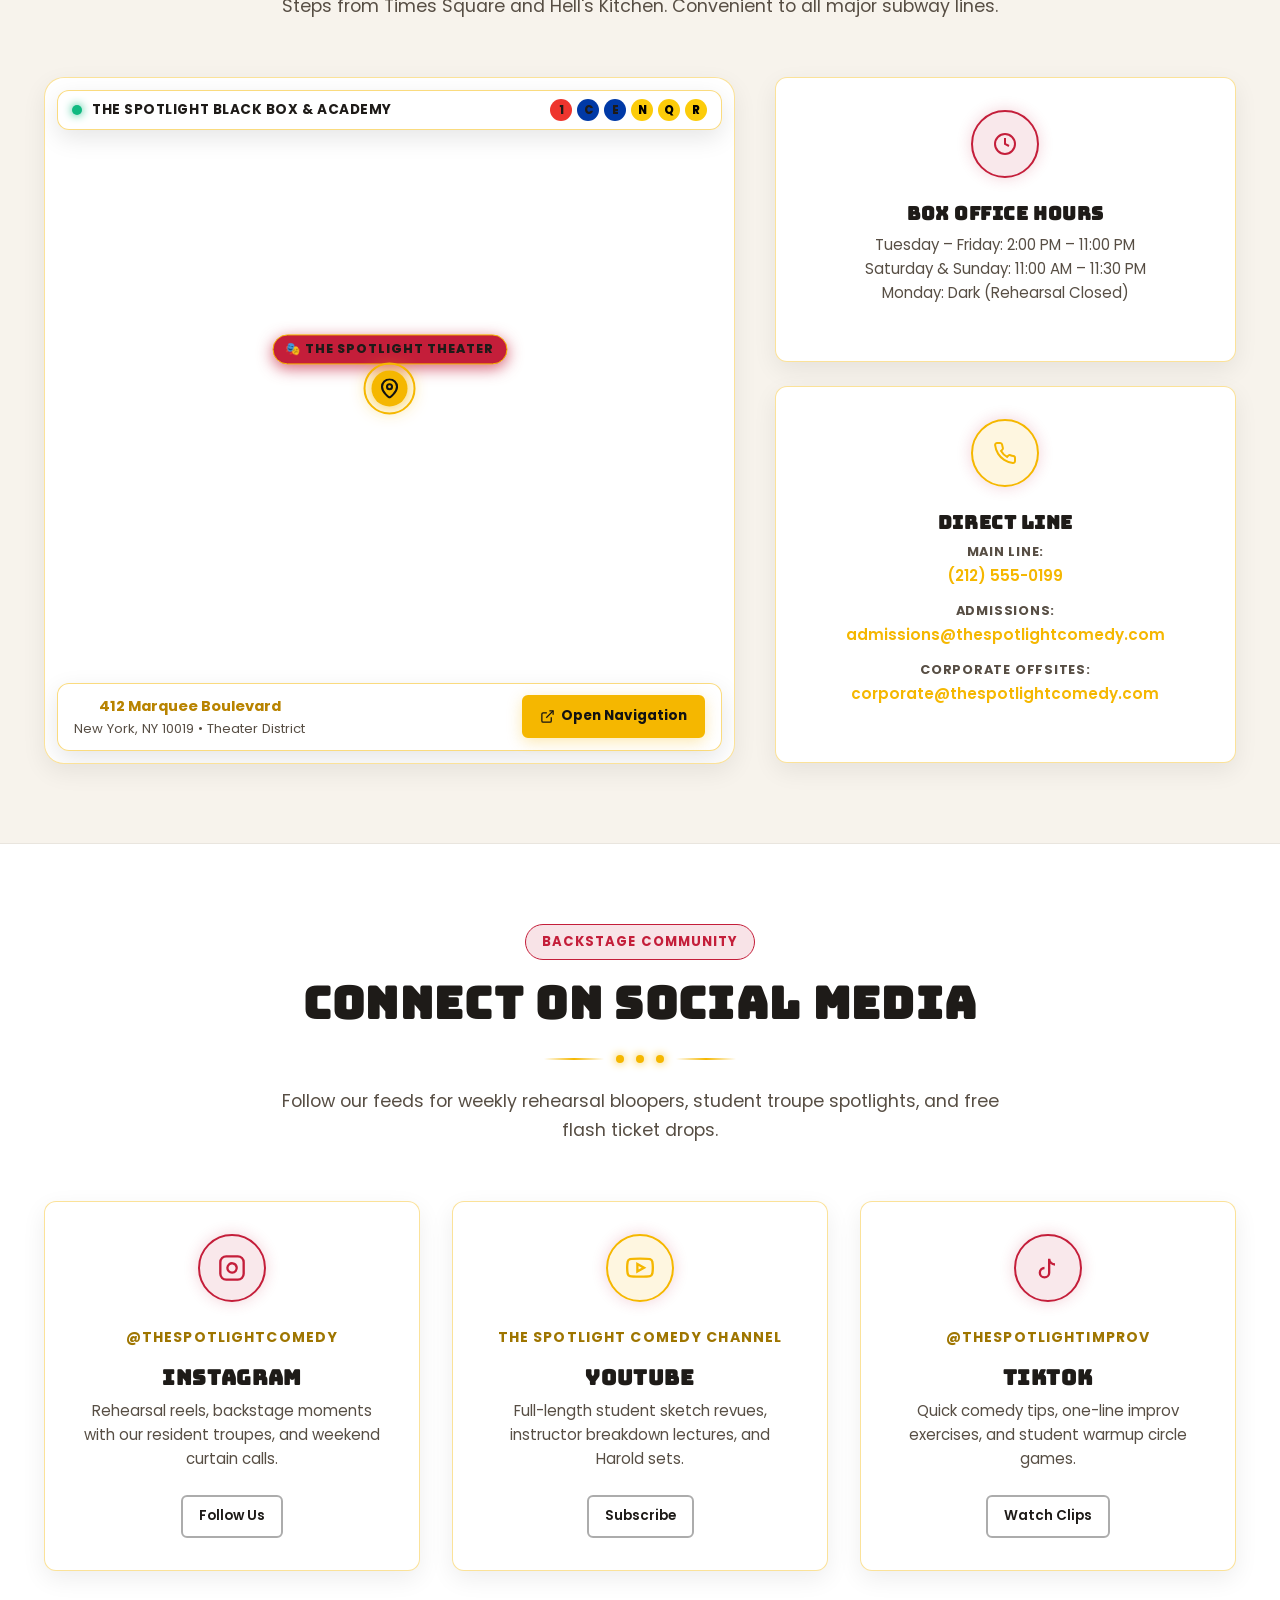
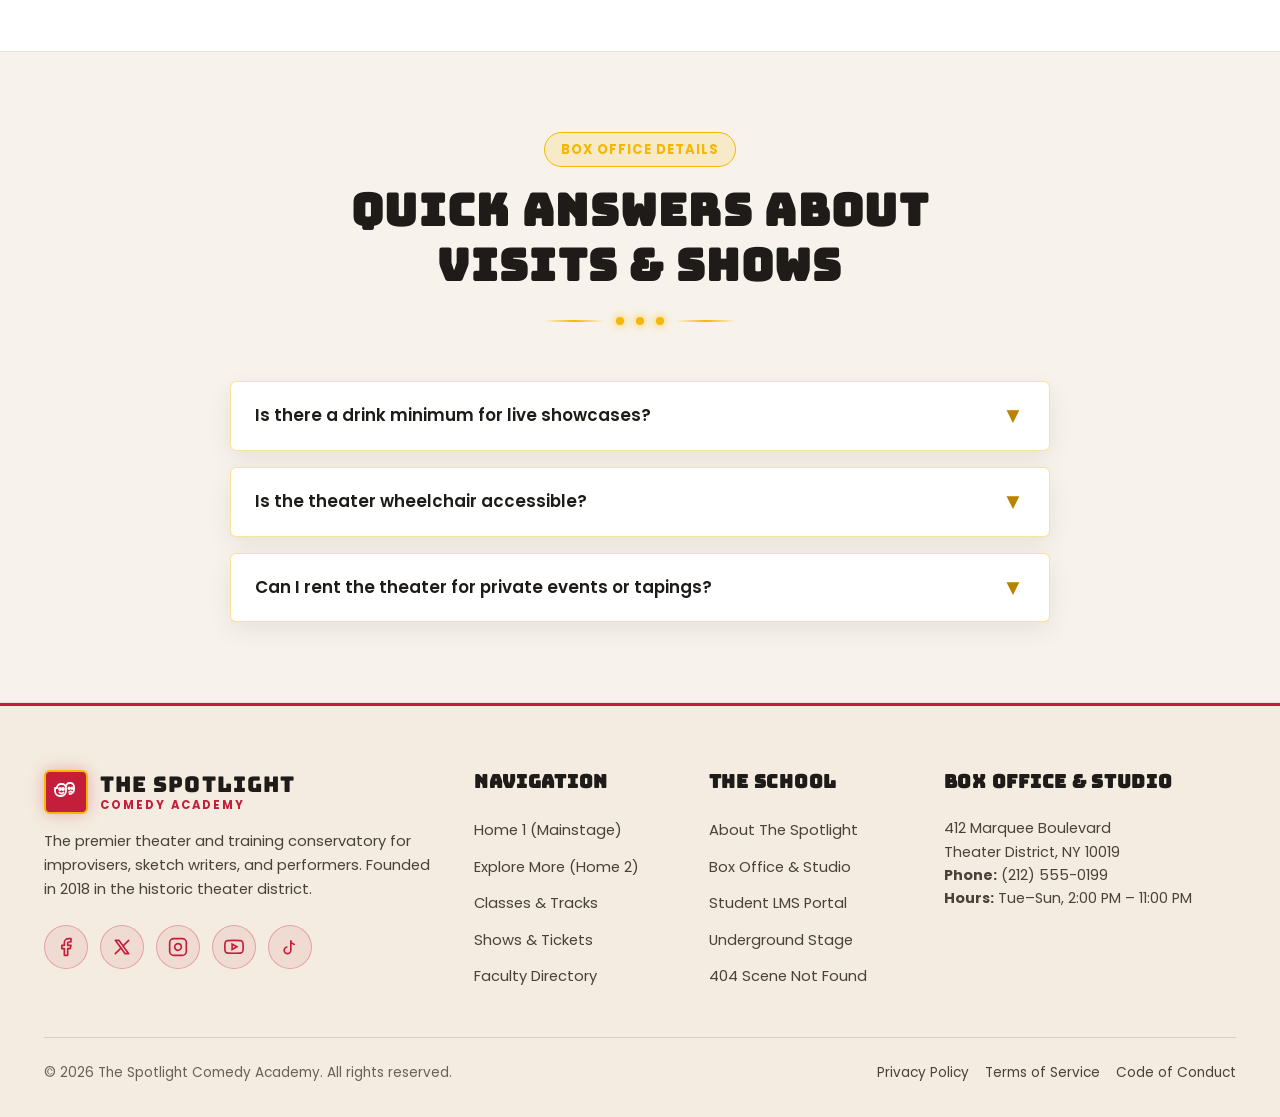
<file: pages/contact.html>
<!DOCTYPE html>
<html lang="en" dir="ltr" data-theme="light">
<head>
  <meta charset="UTF-8">
  <meta name="viewport" content="width=device-width, initial-scale=1.0">
  <title>Contact & Box Office — The Spotlight Comedy Academy</title>
  <meta name="description" content="Reach The Spotlight Comedy Academy. Submit admissions questions, book corporate comedy workshops, or visit our box office in the theater district.">
  
  <!-- Favicon -->
  <link rel="icon" type="image/svg+xml" href="../assets/images/favicon.svg">
  
  <!-- CSS Stylesheets -->
  <link rel="stylesheet" href="../assets/css/style.css">
  <link rel="stylesheet" href="../assets/css/dark-mode.css">
  <link rel="stylesheet" href="../assets/css/rtl.css" id="rtl-stylesheet" disabled>

  <!-- JSON-LD Structured Data -->
  <script type="application/ld+json">
  {
    "@context": "https://schema.org",
    "@type": "ContactPage",
    "name": "The Spotlight Comedy Academy Box Office & Admissions",
    "url": "https://thespotlightcomedy.example.com/pages/contact.html"
  }
  </script>
</head>
<body>
  <!-- WCAG Skip Link -->
  <a href="#main-content" class="skip-link">Skip to main content</a>

  <!-- Top Marquee Navigation -->
  <header class="site-header">
    <div class="header-container">
      <a href="index.html" class="site-logo" aria-label="The Spotlight Comedy Academy Home">
        <div class="logo-badge">
          <svg width="24" height="24" viewBox="0 0 24 24" fill="none" stroke="currentColor" stroke-width="1.8" stroke-linecap="round" stroke-linejoin="round"><path d="M3 8a4 4 0 0 1 4-4h1a4 4 0 0 1 4 4v3a5 5 0 0 1-5 5h-1a5 5 0 0 1-5-5V8z"/><circle cx="6" cy="9" r="1" fill="currentColor"/><circle cx="9" cy="9" r="1" fill="currentColor"/><path d="M5.5 12.5a2.5 2.5 0 0 0 4 0"/><path d="M12 6.5a3.5 3.5 0 0 1 3.5-3.5h1A3.5 3.5 0 0 1 20 6.5v3a4.5 4.5 0 0 1-4.5 4.5"/><circle cx="15.2" cy="8.2" r="0.8" fill="currentColor"/><circle cx="18.2" cy="8.2" r="0.8" fill="currentColor"/><path d="M15.2 12a2 2 0 0 1 3 0"/></svg>
        </div>
        <div class="logo-text">
          <span class="logo-title">THE SPOTLIGHT</span>
          <span class="logo-sub">Comedy Academy</span>
        </div>
      </a>

      <!-- 4-5 Core Nav Items -->
      <nav class="site-nav" aria-label="Main Navigation">
        <ul class="nav-links">
          <li><a href="index.html" class="nav-link">Home 1</a></li>
          <li><a href="home-2.html" class="nav-link">Home 2</a></li>
          <li><a href="about.html" class="nav-link">About</a></li>
          <li><a href="classes.html" class="nav-link">Classes</a></li>
          <li><a href="shows.html" class="nav-link">Shows</a></li>
          <li><a href="instructors.html" class="nav-link">Instructors</a></li>
          <li><a href="contact.html" class="nav-link active">Contact</a></li>
        </ul>

        <!-- Login and Dashboard Buttons -->
        <div class="header-actions">
          <!-- Utility Toggles -->
          <button class="utility-btn theme-toggle-btn" aria-label="Toggle Dark/Light Mode" title="Toggle Dark/Light Mode">
            <span class="theme-icon">
              <svg width="20" height="20" viewBox="0 0 24 24" fill="none" stroke="currentColor" stroke-width="2"><path d="M21 12.79A9 9 0 1 1 11.21 3 7 7 0 0 0 21 12.79z"/></svg>
            </span>
          </button>
          <button class="utility-btn rtl-toggle-btn" aria-label="Toggle RTL layout" title="Toggle RTL layout">
            <span style="font-weight: 700; font-size: 0.8rem;">RTL</span>
          </button>

          <!-- Login and Dashboard Buttons (LAST) -->
          <a href="login.html" class="btn btn-sm btn-login nav-login-btn">Login</a>
          <a href="dashboard.html" class="btn btn-sm btn-dashboard nav-dashboard-btn">Dashboard</a>
        </div>
      </nav>

      <!-- Mobile Hamburger Button -->
      <button class="menu-toggle" aria-label="Toggle Mobile Menu" aria-expanded="false">
        <span></span>
        <span></span>
        <span></span>
      </button>
    </div>
  </header>

  <main id="main-content">
    <!-- ====================================================================
         SECTION 1: HERO & BOX OFFICE CONTACT FORM
         ==================================================================== -->
    <section class="page-hero page-hero-contact" id="contact-hero">
      <!-- 3D Sweeping Stage Spotlight Canvas -->
      <div class="stage-canvas-container" aria-hidden="true">
        <canvas class="stage-canvas"></canvas>
      </div>

      <div class="container" style="max-width: 920px;">
        <div class="section-header" style="text-align: center; color: #fff; margin-bottom: var(--sp-5);">
          <span class="section-tag gold">Box Office & Admissions</span>
          <h1>GET IN TOUCH WITH THE SPOTLIGHT</h1>
          <p class="hero-lead-text">
            Whether you need class placement advice, want to book a corporate improv workshop, or have a box office ticketing inquiry, our stage managers are here to help.
          </p>

          <!-- Quick Box Office Info Badges -->
          <div class="hero-badges-row" style="margin-top: 20px;">
            <span class="hero-pill">
              <svg width="15" height="15" viewBox="0 0 24 24" fill="none" stroke="currentColor" stroke-width="2"><path d="M21 10c0 7-9 13-9 13s-9-6-9-13a9 9 0 0 1 18 0z"/><circle cx="12" cy="10" r="3"/></svg>
              412 Marquee Blvd, NYC
            </span>
            <span class="hero-pill">
              <svg width="15" height="15" viewBox="0 0 24 24" fill="none" stroke="currentColor" stroke-width="2"><circle cx="12" cy="12" r="10"/><polyline points="12 6 12 12 16 14"/></svg>
              Box Office: Tue–Sun 12–10 PM
            </span>
            <span class="hero-pill">
              <svg width="15" height="15" viewBox="0 0 24 24" fill="none" stroke="currentColor" stroke-width="2"><path d="M22 16.92v3a2 2 0 0 1-2.18 2 19.79 19.79 0 0 1-8.63-3.07 19.5 19.5 0 0 1-6-6 19.79 19.79 0 0 1-3.07-8.67A2 2 0 0 1 4.11 2h3a2 2 0 0 1 2 1.72 12.84 12.84 0 0 0 .7 2.81 2 2 0 0 1-.45 2.11L8.09 9.91a16 16 0 0 0 6 6l1.27-1.27a2 2 0 0 1 2.11-.45 12.84 12.84 0 0 0 2.81.7A2 2 0 0 1 22 16.92z"/></svg>
              (212) 555-0199
            </span>
          </div>
        </div>

        <div class="form-card contact-form-card" style="border: 2px solid var(--spotlight-gold);">
          <form id="theatreContactForm" class="contact-form" novalidate data-netlify="true" action="#" method="POST">
            <div class="form-grid-2">
              <div class="form-group">
                <label class="form-label" for="contactName">Your Name *</label>
                <input type="text" id="contactName" name="name" class="form-control" placeholder="e.g., Alex Rivera" required>
                <div class="form-error"></div>
              </div>
              <div class="form-group">
                <label class="form-label" for="contactEmail">Your Email *</label>
                <input type="email" id="contactEmail" name="email" class="form-control" placeholder="alex@example.com" required>
                <div class="form-error"></div>
              </div>
            </div>

            <div class="form-grid-2">
              <div class="form-group">
                <label class="form-label" for="contactSubject">Inquiry Topic</label>
                <select id="contactSubject" name="subject" class="form-control">
                  <option value="classes">Class Registration & Level Placement</option>
                  <option value="tickets">Box Office & Show Tickets</option>
                  <option value="corporate">Corporate Improv & Team Offsites</option>
                  <option value="faculty">Faculty Audition / Pitch a Workshop</option>
                  <option value="scholarship">Work-Study / Tuition Assistance</option>
                </select>
              </div>
              <div class="form-group">
                <label class="form-label" for="contactPhone">Phone Number (Optional)</label>
                <input type="tel" id="contactPhone" name="phone" class="form-control" placeholder="(212) 555-0199">
              </div>
            </div>

            <div class="form-group">
              <label class="form-label" for="contactMessage">Your Message *</label>
              <textarea id="contactMessage" name="message" class="form-control" rows="5" placeholder="Tell us how we can help you take the stage..." required></textarea>
              <div class="form-error"></div>
            </div>

            <div class="contact-btn-wrap" style="text-align: center; margin-top: 24px;">
              <button type="submit" class="btn btn-lg btn-gold contact-submit-btn" style="min-width: 240px;">Send To Box Office</button>
            </div>
          </form>
        </div>
      </div>
    </section>

    <!-- ====================================================================
         SECTION 2: MAP + STUDIO DETAILS (3D Tilt Cards)
         ==================================================================== -->
    <section class="section section-dark">
      <div class="container">
        <div class="section-header">
          <span class="section-tag gold">Theater Location</span>
          <h2>Visit The Theater District Studio</h2>
          <div class="marquee-divider">
            <span class="line"></span>
            <span class="bulb"></span>
            <span class="bulb"></span>
            <span class="bulb"></span>
            <span class="line"></span>
          </div>
          <p>Steps from Times Square and Hell's Kitchen. Convenient to all major subway lines.</p>
        </div>

        <div class="contact-studio-grid">
          <!-- Interactive Theatrical Map Card -->
          <div class="theatre-card dark-style interactive-map-card" style="padding: 0; overflow: hidden; height: 100%; min-height: 440px; position: relative; border: 2px solid var(--border-gold);">
            <!-- Top Floating Bar with Status & MTA Subway Lines -->
            <div class="map-top-bar" style="position: absolute; top: 12px; left: 12px; right: 12px; z-index: 10; display: flex; align-items: center; justify-content: space-between; gap: 10px; background: rgba(18, 18, 18, 0.90); backdrop-filter: blur(12px); -webkit-backdrop-filter: blur(12px); border: 1px solid rgba(245, 183, 0, 0.4); border-radius: var(--radius-md); padding: 8px 14px; box-shadow: 0 8px 25px rgba(0,0,0,0.6);">
              <div style="display: flex; align-items: center; gap: 10px;">
                <span class="map-status-dot" style="width: 10px; height: 10px; background: #10B981; border-radius: 50%; box-shadow: 0 0 10px #10B981; display: inline-block;"></span>
                <span style="font-size: 0.85rem; font-weight: 700; color: #fff; letter-spacing: 0.04em;">THE SPOTLIGHT BLACK BOX & ACADEMY</span>
              </div>
              <div style="display: flex; gap: 5px;" title="Nearest Subway Lines: 1, C, E, N, Q, R">
                <span class="subway-badge" style="background: #EE352E; color: #fff; font-weight: 800; font-size: 0.72rem; width: 22px; height: 22px; border-radius: 50%; display: inline-flex; align-items: center; justify-content: center;">1</span>
                <span class="subway-badge" style="background: #0039A6; color: #fff; font-weight: 800; font-size: 0.72rem; width: 22px; height: 22px; border-radius: 50%; display: inline-flex; align-items: center; justify-content: center;">C</span>
                <span class="subway-badge" style="background: #0039A6; color: #fff; font-weight: 800; font-size: 0.72rem; width: 22px; height: 22px; border-radius: 50%; display: inline-flex; align-items: center; justify-content: center;">E</span>
                <span class="subway-badge" style="background: #FCCC0A; color: #000; font-weight: 800; font-size: 0.72rem; width: 22px; height: 22px; border-radius: 50%; display: inline-flex; align-items: center; justify-content: center;">N</span>
                <span class="subway-badge" style="background: #FCCC0A; color: #000; font-weight: 800; font-size: 0.72rem; width: 22px; height: 22px; border-radius: 50%; display: inline-flex; align-items: center; justify-content: center;">Q</span>
                <span class="subway-badge" style="background: #FCCC0A; color: #000; font-weight: 800; font-size: 0.72rem; width: 22px; height: 22px; border-radius: 50%; display: inline-flex; align-items: center; justify-content: center;">R</span>
              </div>
            </div>

            <!-- Live Google Maps iFrame Container -->
            <div class="map-iframe-wrapper" style="width: 100%; height: 100%; min-height: 440px; position: relative;">
              <iframe src="https://www.google.com/maps/embed?pb=!1m18!1m12!1m3!1d3022.09117625576!2d-73.98774!3d40.7601!2m3!1f0!2f0!3f0!3m2!1i1024!2i768!4f13.1!3m3!1m2!1s0x89c258546b432a5d%3A0x6b453e02d68df80!2sTheatre%20District%2C%20New%20York%2C%20NY!5e0!3m2!1sen!2sus!4v1700000000000!5m2!1sen!2sus" 
                width="100%" 
                height="100%" 
                style="border:0; min-height: 440px; width: 100%; display: block; filter: invert(90%) hue-rotate(180deg) contrast(1.2) saturate(1.2);" 
                allowfullscreen="" 
                loading="lazy" 
                referrerpolicy="no-referrer-when-downgrade" 
                title="The Spotlight Comedy Theater Location Map">
              </iframe>

              <!-- Pulsing Theater Beacon Pin Overlay -->
              <div class="theater-map-pin-overlay" style="position: absolute; top: 48%; left: 50%; transform: translate(-50%, -100%); pointer-events: none; z-index: 8; display: flex; flex-direction: column; align-items: center;">
                <div class="map-pin-label" style="background: var(--curtain-crimson); color: #fff; padding: 4px 12px; border-radius: var(--radius-full); font-size: 0.78rem; font-weight: 800; text-transform: uppercase; letter-spacing: 0.08em; box-shadow: 0 4px 15px rgba(196, 30, 58, 0.7); margin-bottom: 6px; border: 1px solid var(--spotlight-gold); white-space: nowrap;">
                  🎭 The Spotlight Theater
                </div>
                <div class="map-pin-beacon" style="position: relative; width: 36px; height: 36px; background: var(--spotlight-gold); border-radius: 50%; display: flex; align-items: center; justify-content: center; box-shadow: 0 0 20px rgba(245, 183, 0, 0.9);">
                  <svg width="20" height="20" viewBox="0 0 24 24" fill="none" stroke="#121212" stroke-width="2.5"><path d="M21 10c0 7-9 13-9 13s-9-6-9-13a9 9 0 0 1 18 0z"/><circle cx="12" cy="10" r="3"/></svg>
                  <span class="beacon-wave" style="position: absolute; inset: -8px; border: 2px solid var(--spotlight-gold); border-radius: 50%;"></span>
                </div>
              </div>
            </div>

            <!-- Bottom Floating Action Bar -->
            <div class="map-bottom-bar" style="position: absolute; bottom: 12px; left: 12px; right: 12px; z-index: 10; background: rgba(18, 18, 18, 0.92); backdrop-filter: blur(14px); -webkit-backdrop-filter: blur(14px); border: 1px solid rgba(245, 183, 0, 0.4); border-radius: var(--radius-md); padding: 10px 16px; display: flex; align-items: center; justify-content: space-between; gap: 12px; box-shadow: 0 10px 30px rgba(0,0,0,0.7);">
              <div>
                <div style="font-size: 0.92rem; font-weight: 700; color: var(--spotlight-gold);">412 Marquee Boulevard</div>
                <div style="font-size: 0.82rem; color: var(--marquee-cream-muted);">New York, NY 10019 • Theater District</div>
              </div>
              <a href="https://maps.google.com/?q=412+W+48th+St+New+York+NY+10019" target="_blank" rel="noopener" class="btn btn-sm btn-gold" style="white-space: nowrap; gap: 6px;">
                <svg width="15" height="15" viewBox="0 0 24 24" fill="none" stroke="currentColor" stroke-width="2"><path d="M18 13v6a2 2 0 0 1-2 2H5a2 2 0 0 1-2-2V8a2 2 0 0 1 2-2h6"/><polyline points="15 3 21 3 21 9"/><line x1="10" y1="14" x2="21" y2="3"/></svg>
                Open Navigation
              </a>
            </div>
          </div>

          <!-- Studio Details Cards -->
          <div style="display: flex; flex-direction: column; gap: var(--sp-3);">
            <div class="theatre-card dark-style">
              <div class="card-icon-wrap">
                <svg width="24" height="24" viewBox="0 0 24 24" fill="none" stroke="currentColor" stroke-width="2"><circle cx="12" cy="12" r="10"/><polyline points="12 6 12 12 16 14"/></svg>
              </div>
              <h3 class="card-title" style="font-size: 1.15rem;">Box Office Hours</h3>
              <p class="card-description">
                Tuesday – Friday: 2:00 PM – 11:00 PM<br>
                Saturday & Sunday: 11:00 AM – 11:30 PM<br>
                Monday: Dark (Rehearsal Closed)
              </p>
            </div>

            <div class="theatre-card dark-style contact-direct-card">
              <div class="card-icon-wrap gold">
                <svg width="24" height="24" viewBox="0 0 24 24" fill="none" stroke="currentColor" stroke-width="2"><path d="M22 16.92v3a2 2 0 0 1-2.18 2 19.79 19.79 0 0 1-8.63-3.07 19.5 19.5 0 0 1-6-6 19.79 19.79 0 0 1-3.07-8.67A2 2 0 0 1 4.11 2h3a2 2 0 0 1 2 1.72 12.84 12.84 0 0 0 .7 2.81 2 2 0 0 1-.45 2.11L8.09 9.91a16 16 0 0 0 6 6l1.27-1.27a2 2 0 0 1 2.11-.45 12.84 12.84 0 0 0 2.81.7A2 2 0 0 1 22 16.92z"/></svg>
              </div>
              <h3 class="card-title" style="font-size: 1.15rem;">Direct Line</h3>
              <div class="card-description contact-info-list">
                <div class="contact-info-item">
                  <span class="contact-info-label">Main Line:</span>
                  <a href="tel:2125550199" class="contact-card-link">(212) 555-0199</a>
                </div>
                <div class="contact-info-item">
                  <span class="contact-info-label">Admissions:</span>
                  <a href="mailto:admissions@thespotlightcomedy.com" class="contact-card-link">admissions@thespotlightcomedy.com</a>
                </div>
                <div class="contact-info-item">
                  <span class="contact-info-label">Corporate Offsites:</span>
                  <a href="mailto:corporate@thespotlightcomedy.com" class="contact-card-link">corporate@thespotlightcomedy.com</a>
                </div>
              </div>
            </div>
          </div>
        </div>
      </div>
    </section>

    <!-- ====================================================================
         SECTION 3: SOCIAL LINKS
         ==================================================================== -->
    <section class="section">
      <div class="container">
        <div class="section-header">
          <span class="section-tag">Backstage Community</span>
          <h2>Connect On Social Media</h2>
          <div class="marquee-divider">
            <span class="line"></span>
            <span class="bulb"></span>
            <span class="bulb"></span>
            <span class="bulb"></span>
            <span class="line"></span>
          </div>
          <p>Follow our feeds for weekly rehearsal bloopers, student troupe spotlights, and free flash ticket drops.</p>
        </div>

        <div class="card-grid grid-3">
          <div class="theatre-card">
            <div class="card-icon-wrap">
              <svg width="28" height="28" viewBox="0 0 24 24" fill="none" stroke="currentColor" stroke-width="2"><rect x="2" y="2" width="20" height="20" rx="5" ry="5"/><path d="M16 11.37A4 4 0 1 1 12.63 8 4 4 0 0 1 16 11.37z"/><line x1="17.5" y1="6.5" x2="17.51" y2="6.5"/></svg>
            </div>
            <div class="card-subtitle">@TheSpotlightComedy</div>
            <h3 class="card-title">Instagram</h3>
            <p class="card-description">Rehearsal reels, backstage moments with our resident troupes, and weekend curtain calls.</p>
            <div class="card-footer">
              <a href="https://instagram.com" target="_blank" rel="noopener" class="btn btn-sm btn-outline">Follow Us</a>
            </div>
          </div>

          <div class="theatre-card">
            <div class="card-icon-wrap gold">
              <svg width="28" height="28" viewBox="0 0 24 24" fill="none" stroke="currentColor" stroke-width="2"><path d="M22.54 6.42a2.78 2.78 0 0 0-1.94-2C18.88 4 12 4 12 4s-6.88 0-8.6.46a2.78 2.78 0 0 0-1.94 2A29 29 0 0 0 1 11.75a29 29 0 0 0 .46 5.33A2.78 2.78 0 0 0 3.4 19c1.72.46 8.6.46 8.6.46s6.88 0 8.6-.46a2.78 2.78 0 0 0 1.94-2 29 29 0 0 0 .46-5.25 29 29 0 0 0-.46-5.33z"/><polygon points="9.75 15.02 15.5 11.75 9.75 8.48 9.75 15.02"/></svg>
            </div>
            <div class="card-subtitle">The Spotlight Comedy Channel</div>
            <h3 class="card-title">YouTube</h3>
            <p class="card-description">Full-length student sketch revues, instructor breakdown lectures, and Harold sets.</p>
            <div class="card-footer">
              <a href="https://youtube.com" target="_blank" rel="noopener" class="btn btn-sm btn-outline">Subscribe</a>
            </div>
          </div>

          <div class="theatre-card">
            <div class="card-icon-wrap">
              <svg width="28" height="28" viewBox="0 0 24 24" fill="none" stroke="currentColor" stroke-width="2"><path d="M9 12a4 4 0 1 0 4 4V4a5 5 0 0 0 5 5"/></svg>
            </div>
            <div class="card-subtitle">@TheSpotlightImprov</div>
            <h3 class="card-title">TikTok</h3>
            <p class="card-description">Quick comedy tips, one-line improv exercises, and student warmup circle games.</p>
            <div class="card-footer">
              <a href="https://tiktok.com" target="_blank" rel="noopener" class="btn btn-sm btn-outline">Watch Clips</a>
            </div>
          </div>
        </div>
      </div>
    </section>

    <!-- ====================================================================
         SECTION 4: QUICK-ANSWER FAQ BLOCK
         ==================================================================== -->
    <section class="section section-dark">
      <div class="container">
        <div class="section-header">
          <span class="section-tag gold">Box Office Details</span>
          <h2>Quick Answers About Visits & Shows</h2>
          <div class="marquee-divider">
            <span class="line"></span>
            <span class="bulb"></span>
            <span class="bulb"></span>
            <span class="bulb"></span>
            <span class="line"></span>
          </div>
        </div>

        <div class="faq-grid">
          <div class="faq-item">
            <button class="faq-question">
              <span>Is there a drink minimum for live showcases?</span>
              <span class="faq-icon">▼</span>
            </button>
            <div class="faq-answer">
              No! Unlike typical comedy clubs, we do not impose any drink minimums. Our concession bar offers local craft beer, wine, artisanal sodas, and theater snacks at fair prices.
            </div>
          </div>

          <div class="faq-item">
            <button class="faq-question">
              <span>Is the theater wheelchair accessible?</span>
              <span class="faq-icon">▼</span>
            </button>
            <div class="faq-answer">
              Yes, our main entrance, black box theater, and first-floor restrooms are fully ADA accessible. Contact the box office in advance for reserved front-row accessible seating.
            </div>
          </div>

          <div class="faq-item">
            <button class="faq-question">
              <span>Can I rent the theater for private events or tapings?</span>
              <span class="faq-icon">▼</span>
            </button>
            <div class="faq-answer">
              Yes, our 90-seat black box and rehearsal studios are available for rental on Mondays and daytime hours. Select "Corporate & Studio Rental" in the form above.
            </div>
          </div>
        </div>
      </div>
    </section>
  </main>

  <!-- Site Footer -->
  <footer class="site-footer">
    <div class="container">
      <div class="footer-grid">
        <div>
          <a href="index.html" class="site-logo footer-logo" aria-label="The Spotlight Comedy Academy Home" style="margin-bottom: 16px; display: inline-flex;">
            <div class="logo-badge">
              <svg width="24" height="24" viewBox="0 0 24 24" fill="none" stroke="currentColor" stroke-width="1.8" stroke-linecap="round" stroke-linejoin="round"><path d="M3 8a4 4 0 0 1 4-4h1a4 4 0 0 1 4 4v3a5 5 0 0 1-5 5h-1a5 5 0 0 1-5-5V8z"/><circle cx="6" cy="9" r="1" fill="currentColor"/><circle cx="9" cy="9" r="1" fill="currentColor"/><path d="M5.5 12.5a2.5 2.5 0 0 0 4 0"/><path d="M12 6.5a3.5 3.5 0 0 1 3.5-3.5h1A3.5 3.5 0 0 1 20 6.5v3a4.5 4.5 0 0 1-4.5 4.5"/><circle cx="15.2" cy="8.2" r="0.8" fill="currentColor"/><circle cx="18.2" cy="8.2" r="0.8" fill="currentColor"/><path d="M15.2 12a2 2 0 0 1 3 0"/></svg>
            </div>
            <div class="logo-text">
              <span class="logo-title">THE SPOTLIGHT</span>
              <span class="logo-sub">Comedy Academy</span>
            </div>
          </a>
          <p style="font-size: 0.92rem; line-height: 1.6; margin-bottom: 16px;">
            The premier theater and training conservatory for improvisers, sketch writers, and performers. Founded in 2018 in the historic theater district.
          </p>
          <div class="footer-social-row">
            <a href="https://facebook.com" class="social-icon-btn" aria-label="The Spotlight Facebook" target="_blank" rel="noopener">
              <svg width="20" height="20" viewBox="0 0 24 24" fill="none" stroke="currentColor" stroke-width="2" stroke-linecap="round" stroke-linejoin="round"><path d="M18 2h-3a5 5 0 0 0-5 5v3H7v4h3v8h4v-8h3l1-4h-4V7a1 1 0 0 1 1-1h3z"/></svg>
            </a>
            <a href="https://x.com" class="social-icon-btn" aria-label="The Spotlight X (Twitter)" target="_blank" rel="noopener">
              <svg width="20" height="20" viewBox="0 0 24 24" fill="none" stroke="currentColor" stroke-width="2" stroke-linecap="round" stroke-linejoin="round"><path d="M4 4l11.733 16h4.267l-11.733 -16z"/><path d="M4 20l6.768 -6.768m2.46 -2.46l6.772 -6.772"/></svg>
            </a>
            <a href="https://instagram.com" class="social-icon-btn" aria-label="The Spotlight Instagram" target="_blank" rel="noopener">
              <svg width="20" height="20" viewBox="0 0 24 24" fill="none" stroke="currentColor" stroke-width="2"><rect x="2" y="2" width="20" height="20" rx="5" ry="5"/><path d="M16 11.37A4 4 0 1 1 12.63 8 4 4 0 0 1 16 11.37z"/><line x1="17.5" y1="6.5" x2="17.51" y2="6.5"/></svg>
            </a>
            <a href="https://youtube.com" class="social-icon-btn" aria-label="The Spotlight YouTube" target="_blank" rel="noopener">
              <svg width="20" height="20" viewBox="0 0 24 24" fill="none" stroke="currentColor" stroke-width="2"><path d="M22.54 6.42a2.78 2.78 0 0 0-1.94-2C18.88 4 12 4 12 4s-6.88 0-8.6.46a2.78 2.78 0 0 0-1.94 2A29 29 0 0 0 1 11.75a29 29 0 0 0 .46 5.33A2.78 2.78 0 0 0 3.4 19c1.72.46 8.6.46 8.6.46s6.88 0 8.6-.46a2.78 2.78 0 0 0 1.94-2 29 29 0 0 0 .46-5.25 29 29 0 0 0-.46-5.33z"/><polygon points="9.75 15.02 15.5 11.75 9.75 8.48 9.75 15.02"/></svg>
            </a>
            <a href="https://tiktok.com" class="social-icon-btn" aria-label="The Spotlight TikTok" target="_blank" rel="noopener">
              <svg width="20" height="20" viewBox="0 0 24 24" fill="none" stroke="currentColor" stroke-width="2"><path d="M9 12a4 4 0 1 0 4 4V4a5 5 0 0 0 5 5"/></svg>
            </a>
          </div>
        </div>

        <div>
          <h4 class="footer-title">Navigation</h4>
          <ul class="footer-links-list">
            <li><a href="index.html">Home 1 (Mainstage)</a></li>
            <li><a href="home-2.html">Explore More (Home 2)</a></li>
            <li><a href="classes.html">Classes & Tracks</a></li>
            <li><a href="shows.html">Shows & Tickets</a></li>
            <li><a href="instructors.html">Faculty Directory</a></li>
          </ul>
        </div>

        <div>
          <h4 class="footer-title">The School</h4>
          <ul class="footer-links-list">
            <li><a href="about.html">About The Spotlight</a></li>
            <li><a href="contact.html">Box Office & Studio</a></li>
            <li><a href="dashboard.html">Student LMS Portal</a></li>
            <li><a href="coming-soon.html">Underground Stage</a></li>
            <li><a href="404.html">404 Scene Not Found</a></li>
          </ul>
        </div>

        <div>
          <h4 class="footer-title">Box Office & Studio</h4>
          <p style="font-size: 0.9rem; line-height: 1.6; margin-bottom: 8px;">
            412 Marquee Boulevard<br>
            Theater District, NY 10019<br>
            <strong>Phone:</strong> (212) 555-0199<br>
            <strong>Hours:</strong> Tue–Sun, 2:00 PM – 11:00 PM
          </p>
        </div>
      </div>

      <div class="footer-bottom">
        <div>&copy; 2026 The Spotlight Comedy Academy. All rights reserved.</div>
        <div style="display: flex; gap: 16px;">
          <a href="contact.html">Privacy Policy</a>
          <a href="contact.html">Terms of Service</a>
          <a href="contact.html">Code of Conduct</a>
        </div>
      </div>
    </div>
  </footer>

  <!-- Scripts -->
  <script src="../assets/js/tilt-cards.js"></script>
  <script src="../assets/js/main.js"></script>
</body>
</html>
</file>
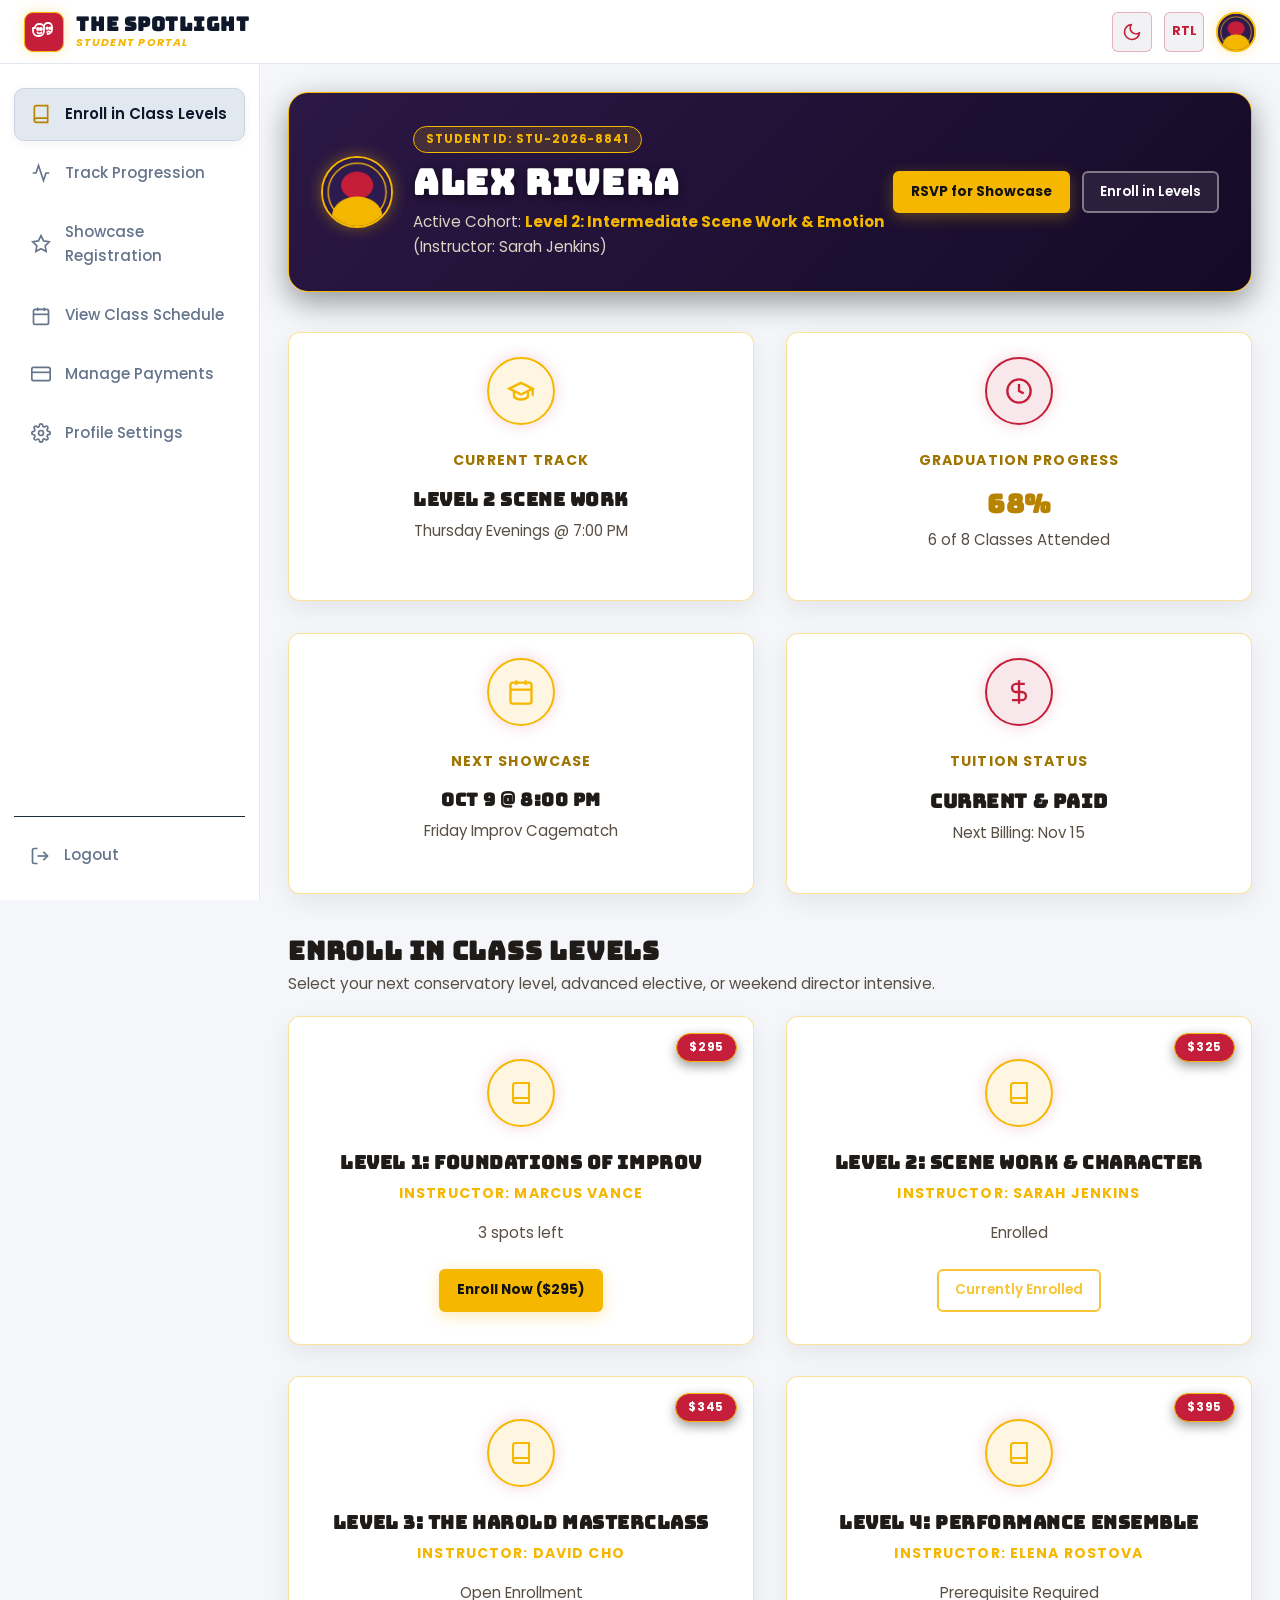
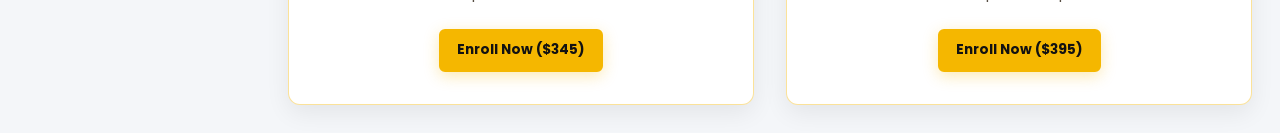
<file: pages/dashboard.html>
<!DOCTYPE html>
<html lang="en" dir="ltr" data-theme="dark">
<head>
  <meta charset="UTF-8">
  <meta name="viewport" content="width=device-width, initial-scale=1.0">
  <title>Student LMS Dashboard — The Spotlight Comedy Academy</title>
  <meta name="description" content="Access your improv and sketch comedy student portal. Track course progression, browse upcoming terms, RSVP for showcases, and manage tuition billing.">
  
  <!-- Favicon -->
  <link rel="icon" type="image/svg+xml" href="../assets/images/favicon.svg">
  
  <!-- CSS Stylesheets -->
  <link rel="stylesheet" href="../assets/css/style.css">
  <link rel="stylesheet" href="../assets/css/dark-mode.css">
  <link rel="stylesheet" href="../assets/css/rtl.css" id="rtl-stylesheet" disabled>
</head>
<body class="dashboard-body">
  <!-- WCAG Skip Link -->
  <a href="#main-content" class="skip-link">Skip to main content</a>

  <div class="app-shell">
    <!-- Top Navigation Bar (Header - Matching Reference 2) -->
    <header class="app-topbar">
      <div class="topbar-left">
        <!-- Mobile Sidebar Hamburger Toggle Button -->
        <button id="dashSidebarToggleBtn" class="utility-btn dash-sidebar-toggle" aria-label="Toggle Dashboard Menu" title="Toggle Dashboard Menu">
          <svg class="hamburger-icon" width="22" height="22" viewBox="0 0 24 24" fill="none" stroke="currentColor" stroke-width="2" stroke-linecap="round" stroke-linejoin="round"><line x1="3" y1="12" x2="21" y2="12"/><line x1="3" y1="6" x2="21" y2="6"/><line x1="3" y1="18" x2="21" y2="18"/></svg>
          <svg class="close-icon" width="22" height="22" viewBox="0 0 24 24" fill="none" stroke="currentColor" stroke-width="2" stroke-linecap="round" stroke-linejoin="round" style="display: none;"><line x1="18" y1="6" x2="6" y2="18"/><line x1="6" y1="6" x2="18" y2="18"/></svg>
        </button>

        <a href="index.html" class="topbar-logo" aria-label="The Spotlight Comedy Academy Home">
          <div class="logo-badge">
            <svg width="22" height="22" viewBox="0 0 24 24" fill="none" stroke="currentColor" stroke-width="1.8" stroke-linecap="round" stroke-linejoin="round"><path d="M3 8a4 4 0 0 1 4-4h1a4 4 0 0 1 4 4v3a5 5 0 0 1-5 5h-1a5 5 0 0 1-5-5V8z"/><circle cx="6" cy="9" r="1" fill="currentColor"/><circle cx="9" cy="9" r="1" fill="currentColor"/><path d="M5.5 12.5a2.5 2.5 0 0 0 4 0"/><path d="M12 6.5a3.5 3.5 0 0 1 3.5-3.5h1A3.5 3.5 0 0 1 20 6.5v3a4.5 4.5 0 0 1-4.5 4.5"/><circle cx="15.2" cy="8.2" r="0.8" fill="currentColor"/><circle cx="18.2" cy="8.2" r="0.8" fill="currentColor"/><path d="M15.2 12a2 2 0 0 1 3 0"/></svg>
          </div>
          <div class="logo-text">
            <span class="logo-title">THE SPOTLIGHT</span>
            <span class="logo-sub">Student Portal</span>
          </div>
        </a>
      </div>

      <div class="topbar-right">
        <!-- Theme Toggle -->
        <button class="utility-btn theme-toggle-btn" aria-label="Toggle Dark/Light Mode" title="Toggle Dark/Light Mode">
          <span class="theme-icon">
            <svg width="20" height="20" viewBox="0 0 24 24" fill="none" stroke="currentColor" stroke-width="2"><path d="M21 12.79A9 9 0 1 1 11.21 3 7 7 0 0 0 21 12.79z"/></svg>
          </span>
        </button>

        <!-- RTL Toggle -->
        <button class="utility-btn rtl-toggle-btn" aria-label="Toggle RTL layout" title="Toggle RTL layout">
          <span style="font-weight: 700; font-size: 0.8rem;">RTL</span>
        </button>

        <!-- Profile Avatar Circle Button (Matching Reference 2) -->
        <button class="topbar-avatar-btn" onclick="document.querySelector('[data-tab=\'tab-settings\']').click();" aria-label="Student Profile Settings" title="Alex Rivera Profile Settings">
          <img src="../assets/images/student-avatar.webp" alt="Alex Rivera Avatar" class="topbar-avatar-img">
        </button>
      </div>
    </header>

    <!-- App Body: Sidebar + Main Content -->
    <div class="app-body">
      <!-- Mobile Sidebar Backdrop Overlay -->
      <div id="dashSidebarOverlay" class="sidebar-backdrop" aria-hidden="true"></div>

      <!-- Left Vertical Side Navigation Bar (Matching Reference 1 Model) -->
      <aside id="dashSidebar" class="app-sidebar" aria-label="Dashboard Side Navigation">
        <!-- Theme & RTL Toggles for Mobile Drawer -->
        <div class="sidebar-utility-controls">
          <button class="utility-btn theme-toggle-btn" aria-label="Toggle Dark/Light Mode" title="Toggle Dark/Light Mode">
            <span class="theme-icon">
              <svg width="20" height="20" viewBox="0 0 24 24" fill="none" stroke="currentColor" stroke-width="2"><path d="M21 12.79A9 9 0 1 1 11.21 3 7 7 0 0 0 21 12.79z"/></svg>
            </span>
          </button>

          <button class="utility-btn rtl-toggle-btn" aria-label="Toggle RTL layout" title="Toggle RTL layout">
            <span style="font-weight: 700; font-size: 0.85rem;">RTL</span>
          </button>
        </div>

        <nav class="sidebar-nav" role="tablist">
          <button class="dash-tab-btn active" data-tab="tab-enroll" role="tab" aria-selected="true">
            <svg width="20" height="20" viewBox="0 0 24 24" fill="none" stroke="currentColor" stroke-width="2"><path d="M4 19.5A2.5 2.5 0 0 1 6.5 17H20"/><path d="M6.5 2H20v20H6.5A2.5 2.5 0 0 1 4 19.5v-15A2.5 2.5 0 0 1 6.5 2z"/></svg>
            <span>Enroll in Class Levels</span>
          </button>

          <button class="dash-tab-btn" data-tab="tab-progression" role="tab" aria-selected="false">
            <svg width="20" height="20" viewBox="0 0 24 24" fill="none" stroke="currentColor" stroke-width="2"><polyline points="22 12 18 12 15 21 9 3 6 12 2 12"/></svg>
            <span>Track Progression</span>
          </button>

          <button class="dash-tab-btn" data-tab="tab-showcase" role="tab" aria-selected="false">
            <svg width="20" height="20" viewBox="0 0 24 24" fill="none" stroke="currentColor" stroke-width="2"><polygon points="12 2 15.09 8.26 22 9.27 17 14.14 18.18 21.02 12 17.77 5.82 21.02 7 14.14 2 9.27 8.91 8.26 12 2"/></svg>
            <span>Showcase Registration</span>
          </button>

          <button class="dash-tab-btn" data-tab="tab-schedule" role="tab" aria-selected="false">
            <svg width="20" height="20" viewBox="0 0 24 24" fill="none" stroke="currentColor" stroke-width="2"><rect x="3" y="4" width="18" height="18" rx="2" ry="2"/><line x1="16" y1="2" x2="16" y2="6"/><line x1="8" y1="2" x2="8" y2="6"/><line x1="3" y1="10" x2="21" y2="10"/></svg>
            <span>View Class Schedule</span>
          </button>

          <button class="dash-tab-btn" data-tab="tab-billing" role="tab" aria-selected="false">
            <svg width="20" height="20" viewBox="0 0 24 24" fill="none" stroke="currentColor" stroke-width="2"><rect x="1" y="4" width="22" height="16" rx="2" ry="2"/><line x1="1" y1="10" x2="23" y2="10"/></svg>
            <span>Manage Payments</span>
          </button>

          <button class="dash-tab-btn" data-tab="tab-settings" role="tab" aria-selected="false">
            <svg width="20" height="20" viewBox="0 0 24 24" fill="none" stroke="currentColor" stroke-width="2"><circle cx="12" cy="12" r="3"/><path d="M19.4 15a1.65 1.65 0 0 0 .33 1.82l.06.06a2 2 0 0 1 0 2.83 2 2 0 0 1-2.83 0l-.06-.06a1.65 1.65 0 0 0-1.82-.33 1.65 1.65 0 0 0-1 1.51V21a2 2 0 0 1-2 2 2 2 0 0 1-2-2v-.09A1.65 1.65 0 0 0 9 19.4a1.65 1.65 0 0 0-1.82.33l-.06.06a2 2 0 0 1-2.83 0 2 2 0 0 1 0-2.83l.06-.06a1.65 1.65 0 0 0 .33-1.82 1.65 1.65 0 0 0-1.51-1H3a2 2 0 0 1-2-2 2 2 0 0 1 2-2h.09A1.65 1.65 0 0 0 4.6 9a1.65 1.65 0 0 0-.33-1.82l-.06-.06a2 2 0 0 1 0-2.83 2 2 0 0 1 2.83 0l.06.06a1.65 1.65 0 0 0 1.82.33H9a1.65 1.65 0 0 0 1-1.51V3a2 2 0 0 1 2-2 2 2 0 0 1 2 2v.09a1.65 1.65 0 0 0 1 1.51 1.65 1.65 0 0 0 1.82-.33l.06-.06a2 2 0 0 1 2.83 0 2 2 0 0 1 0 2.83l-.06.06a1.65 1.65 0 0 0-.33 1.82V9a1.65 1.65 0 0 0 1.51 1H21a2 2 0 0 1 2 2 2 2 0 0 1-2 2h-.09a1.65 1.65 0 0 0-1.51 1z"/></svg>
            <span>Profile Settings</span>
          </button>
        </nav>

        <!-- Sidebar Bottom Logout Action (Matching Reference 1 Model) -->
        <div class="sidebar-footer">
          <button id="dashLogoutBtn" class="sidebar-logout-btn">
            <svg width="20" height="20" viewBox="0 0 24 24" fill="none" stroke="currentColor" stroke-width="2"><path d="M9 21H5a2 2 0 0 1-2-2V5a2 2 0 0 1 2-2h4"/><polyline points="16 17 21 12 16 7"/><line x1="21" y1="12" x2="9" y2="12"/></svg>
            <span>Logout</span>
          </button>
        </div>
      </aside>

      <!-- Right Main Dashboard Content Panel Area -->
      <main id="main-content" class="app-main-content">
        <div class="dashboard-content-container">
          
          <!-- Active View Panels -->
          <!-- Tab 1: Enroll in Class Levels (Main Overview Dashboard) -->
          <div id="tab-enroll" class="dash-panel active">
            <!-- Student Profile Header Card -->
            <div class="dashboard-header-card">
              <div class="student-info-row">
                <img src="../assets/images/student-avatar.webp" alt="Alex Rivera Student Avatar" class="student-avatar-img">
                <div>
                  <span class="section-tag gold" style="font-size: 0.72rem; padding: 3px 12px; margin-bottom: 4px;">Student ID: STU-2026-8841</span>
                  <h1 style="font-size: clamp(1.6rem, 3vw, 2.2rem); margin: 4px 0;">ALEX RIVERA</h1>
                  <p style="font-size: 0.95rem;">
                    Active Cohort: <strong>Level 2: Intermediate Scene Work & Emotion</strong> (Instructor: Sarah Jenkins)
                  </p>
                </div>
              </div>

              <div class="dash-header-actions">
                <button class="btn btn-sm btn-gold" onclick="document.querySelector('[data-tab=\'tab-showcase\']').click();">
                  RSVP for Showcase
                </button>
                <button class="btn btn-sm btn-outline" onclick="document.querySelector('[data-tab=\'tab-enroll\']').click();">
                  Enroll in Levels
                </button>
              </div>
            </div>

            <!-- Quick Stats Overview Cards -->
            <div id="dashStatsContainer" class="card-grid grid-4" style="margin-bottom: var(--sp-5);">
              <div class="theatre-card"><div class="skeleton skeleton-box"></div><div class="skeleton skeleton-text"></div></div>
              <div class="theatre-card"><div class="skeleton skeleton-box"></div><div class="skeleton skeleton-text"></div></div>
              <div class="theatre-card"><div class="skeleton skeleton-box"></div><div class="skeleton skeleton-text"></div></div>
              <div class="theatre-card"><div class="skeleton skeleton-box"></div><div class="skeleton skeleton-text"></div></div>
            </div>

            <div style="margin-bottom: 20px;">
              <h2 class="dash-panel-title">Enroll in Class Levels</h2>
              <p class="dash-panel-sub">Select your next conservatory level, advanced elective, or weekend director intensive.</p>
            </div>
            <div id="dashCatalogContainer">
              <div class="skeleton skeleton-box" style="height: 250px;"></div>
            </div>
          </div>

          <!-- Tab 2: Track Course Progression -->
          <div id="tab-progression" class="dash-panel">
            <div style="margin-bottom: 20px;">
              <h2 class="dash-panel-title">Track Course Progression</h2>
              <p class="dash-panel-sub">Monitor your graduation milestone, attendance rate, and house ensemble audition eligibility.</p>
            </div>

            <!-- Visual Course Progression Tracker -->
            <div class="progress-track-wrapper">
              <div class="progress-track-header">
                <div class="progress-track-title-wrap">
                  <h3 class="progress-track-title">Conservatory Graduation Roadmap</h3>
                  <span class="progress-track-sub">Completing Level 4 unlocks house troupe auditions</span>
                </div>
                <span class="progress-track-badge">Overall Progress: 68%</span>
              </div>
              <div id="dashProgressionTrack">
                <div class="skeleton skeleton-box" style="height: 90px;"></div>
              </div>
            </div>

            <div id="dashProgressionDetails">
              <!-- Dynamically populated attendance & skill breakdown -->
            </div>
          </div>

          <!-- Tab 3: Showcase Registration -->
          <div id="tab-showcase" class="dash-panel">
            <div style="margin-bottom: 20px;">
              <h2 class="dash-panel-title">Register for Showcase Performances</h2>
              <p class="dash-panel-sub">Claim call-time performer slots for student jams, cagematches, and graduation revues.</p>
            </div>
            <div id="dashShowcaseContainer">
              <div class="skeleton skeleton-box" style="height: 250px;"></div>
            </div>
          </div>

          <!-- Tab 4: View Class Schedules -->
          <div id="tab-schedule" class="dash-panel">
            <div style="margin-bottom: 20px;">
              <h2 class="dash-panel-title">View Class Schedules</h2>
              <p class="dash-panel-sub">Upcoming studio dates, room locations, workshop topics, and rehearsal prep notes.</p>
            </div>
            <div id="dashScheduleContainer">
              <div class="skeleton skeleton-box" style="height: 250px;"></div>
            </div>
          </div>

          <!-- Tab 5: Manage Payments -->
          <div id="tab-billing" class="dash-panel">
            <div style="margin-bottom: 20px;">
              <h2 class="dash-panel-title">Manage Payments & Invoices</h2>
              <p class="dash-panel-sub">Tuition payment history, saved payment methods (Stripe/PayPal), and work-study applications.</p>
            </div>
            <div id="dashBillingContainer">
              <div class="skeleton skeleton-box" style="height: 250px;"></div>
            </div>
          </div>

          <!-- Tab 6: Profile & Troupe Bio Settings -->
          <div id="tab-settings" class="dash-panel">
            <div style="margin-bottom: 20px;">
              <h2 class="dash-panel-title">Student Profile & Playbill Bio</h2>
              <p class="dash-panel-sub">Update your showcase program bio, directory details, and notification preferences.</p>
            </div>
            <div class="theatre-card dark-style" style="max-width: 680px; margin: 0 auto; text-align: left; align-items: stretch;">
              <form onsubmit="event.preventDefault();">
                <div class="form-group">
                  <label class="form-label" for="profName">Display Name for Playbills</label>
                  <input type="text" id="profName" class="form-control" value="Alex Rivera">
                </div>
                <div class="form-group">
                  <label class="form-label" for="profBio">Playbill Bio (Max 40 words)</label>
                  <textarea id="profBio" class="form-control" rows="3">Alex is an architect by day and an improviser by night. Passionate about grounded characters and finding truth in absurd situations.</textarea>
                </div>
                <div class="form-group">
                  <label class="form-label" for="profEmail">Notification Email</label>
                  <input type="email" id="profEmail" class="form-control" value="alex.rivera@example.com">
                </div>
                <div style="text-align: center; margin-top: 16px;">
                  <button type="submit" class="btn btn-gold">Save Profile Changes</button>
                </div>
              </form>
            </div>
          </div>

        </div>
      </main>
    </div>
  </div>

  <!-- Scripts -->
  <script src="../assets/js/tilt-cards.js"></script>
  <script src="../assets/js/main.js"></script>
  <script src="../assets/js/dashboard.js"></script>
</body>
</html>
</file>
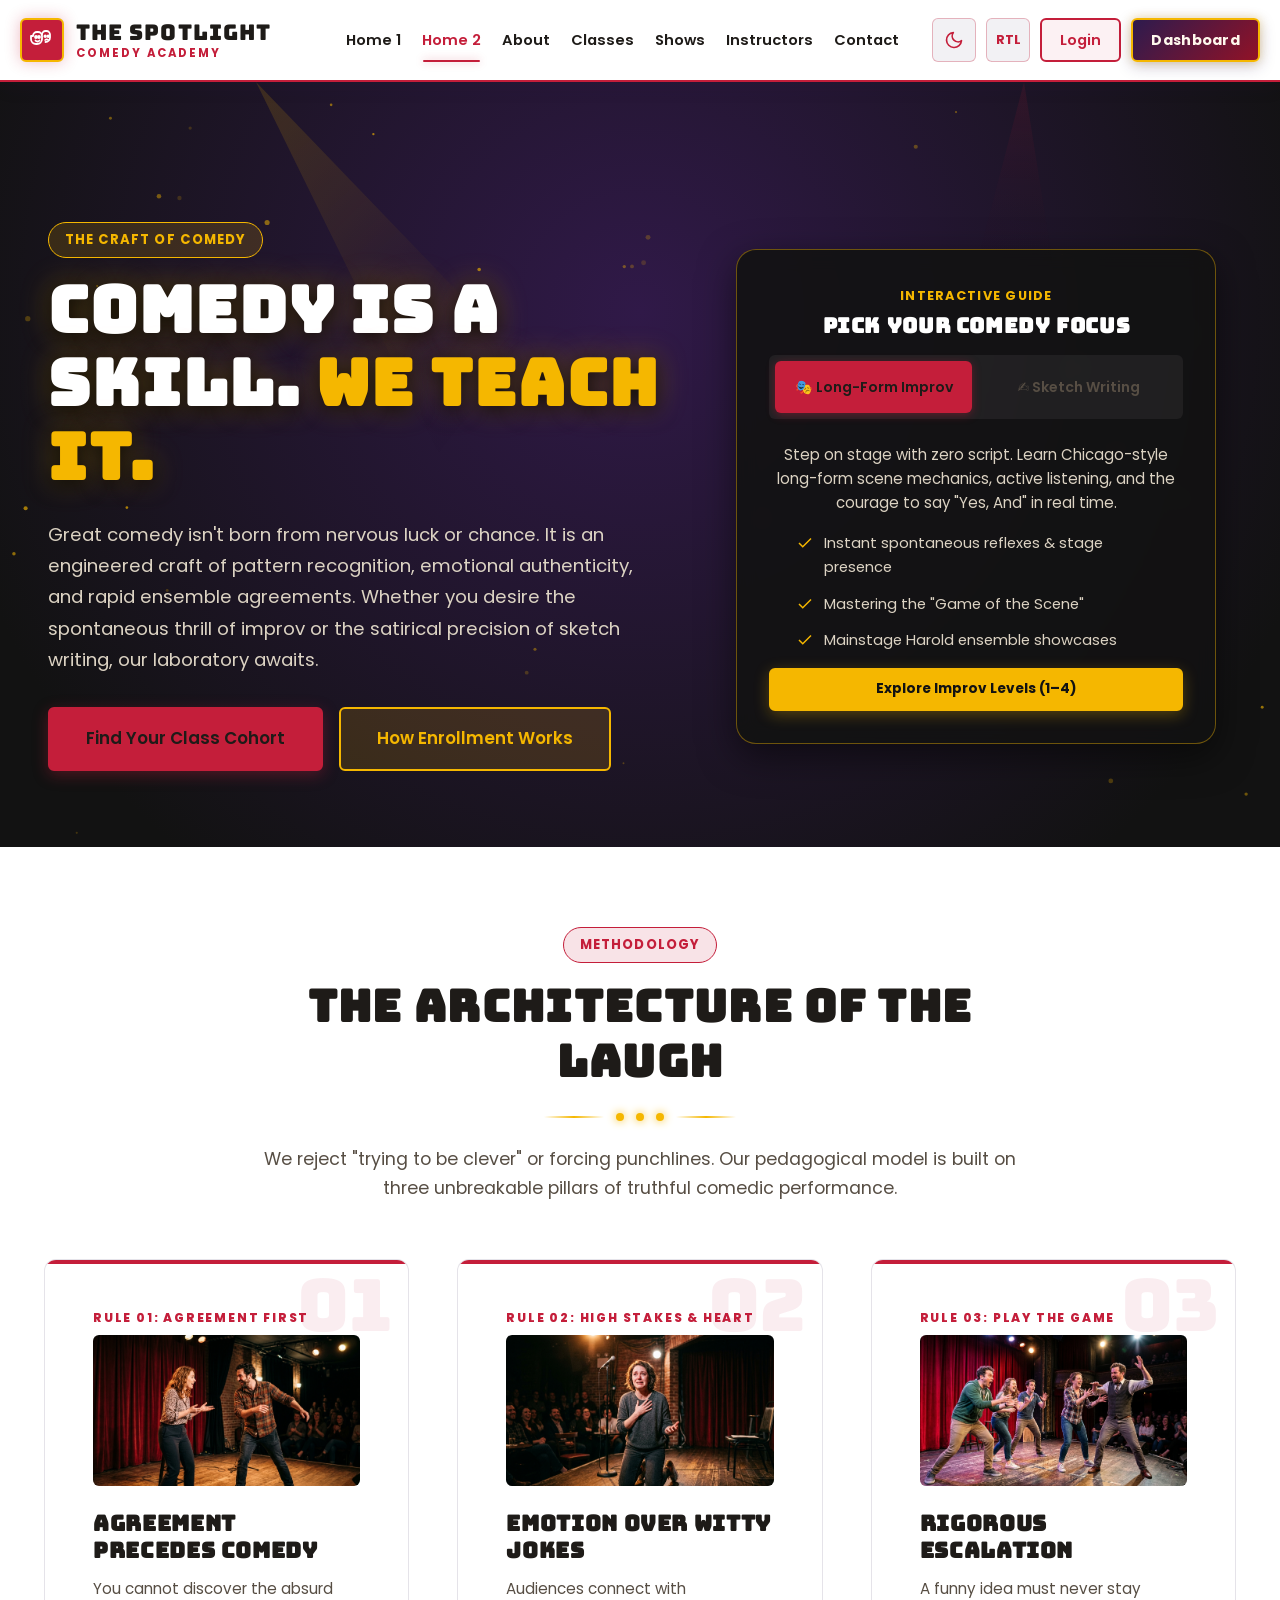
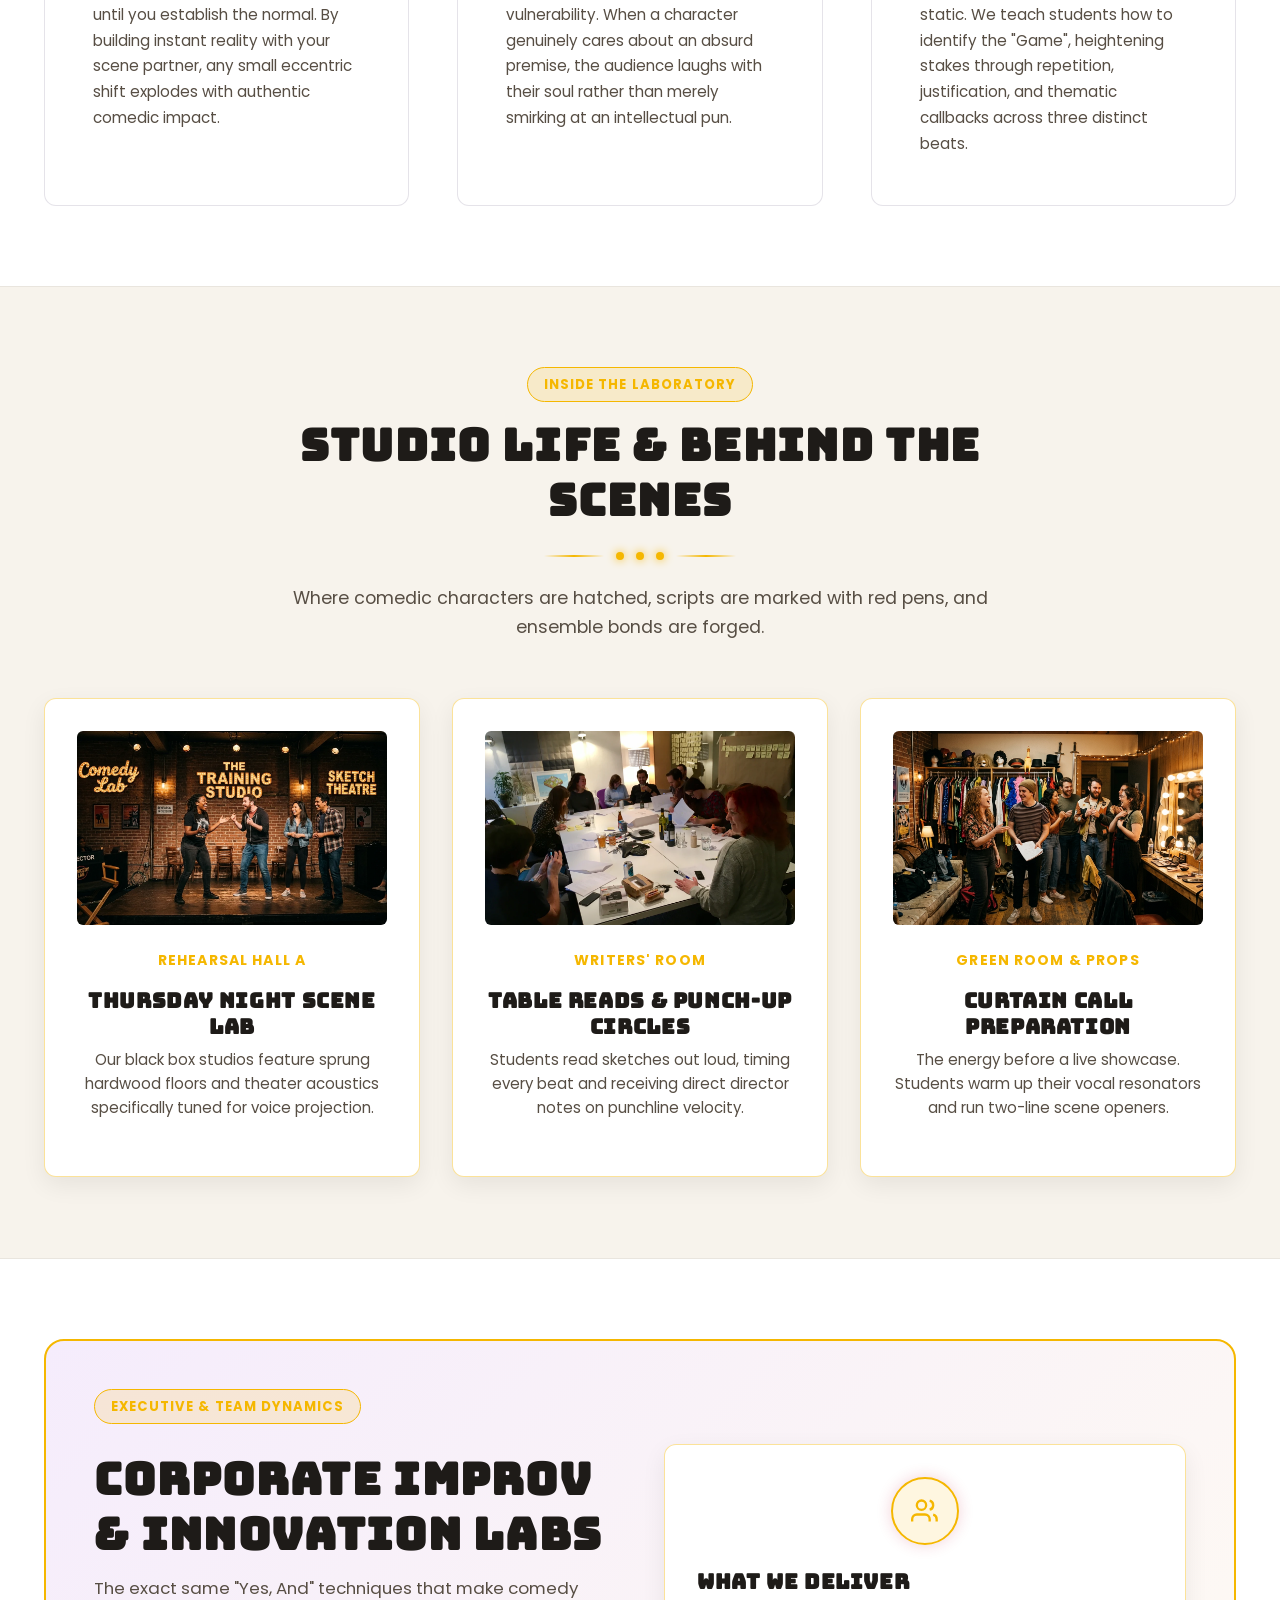
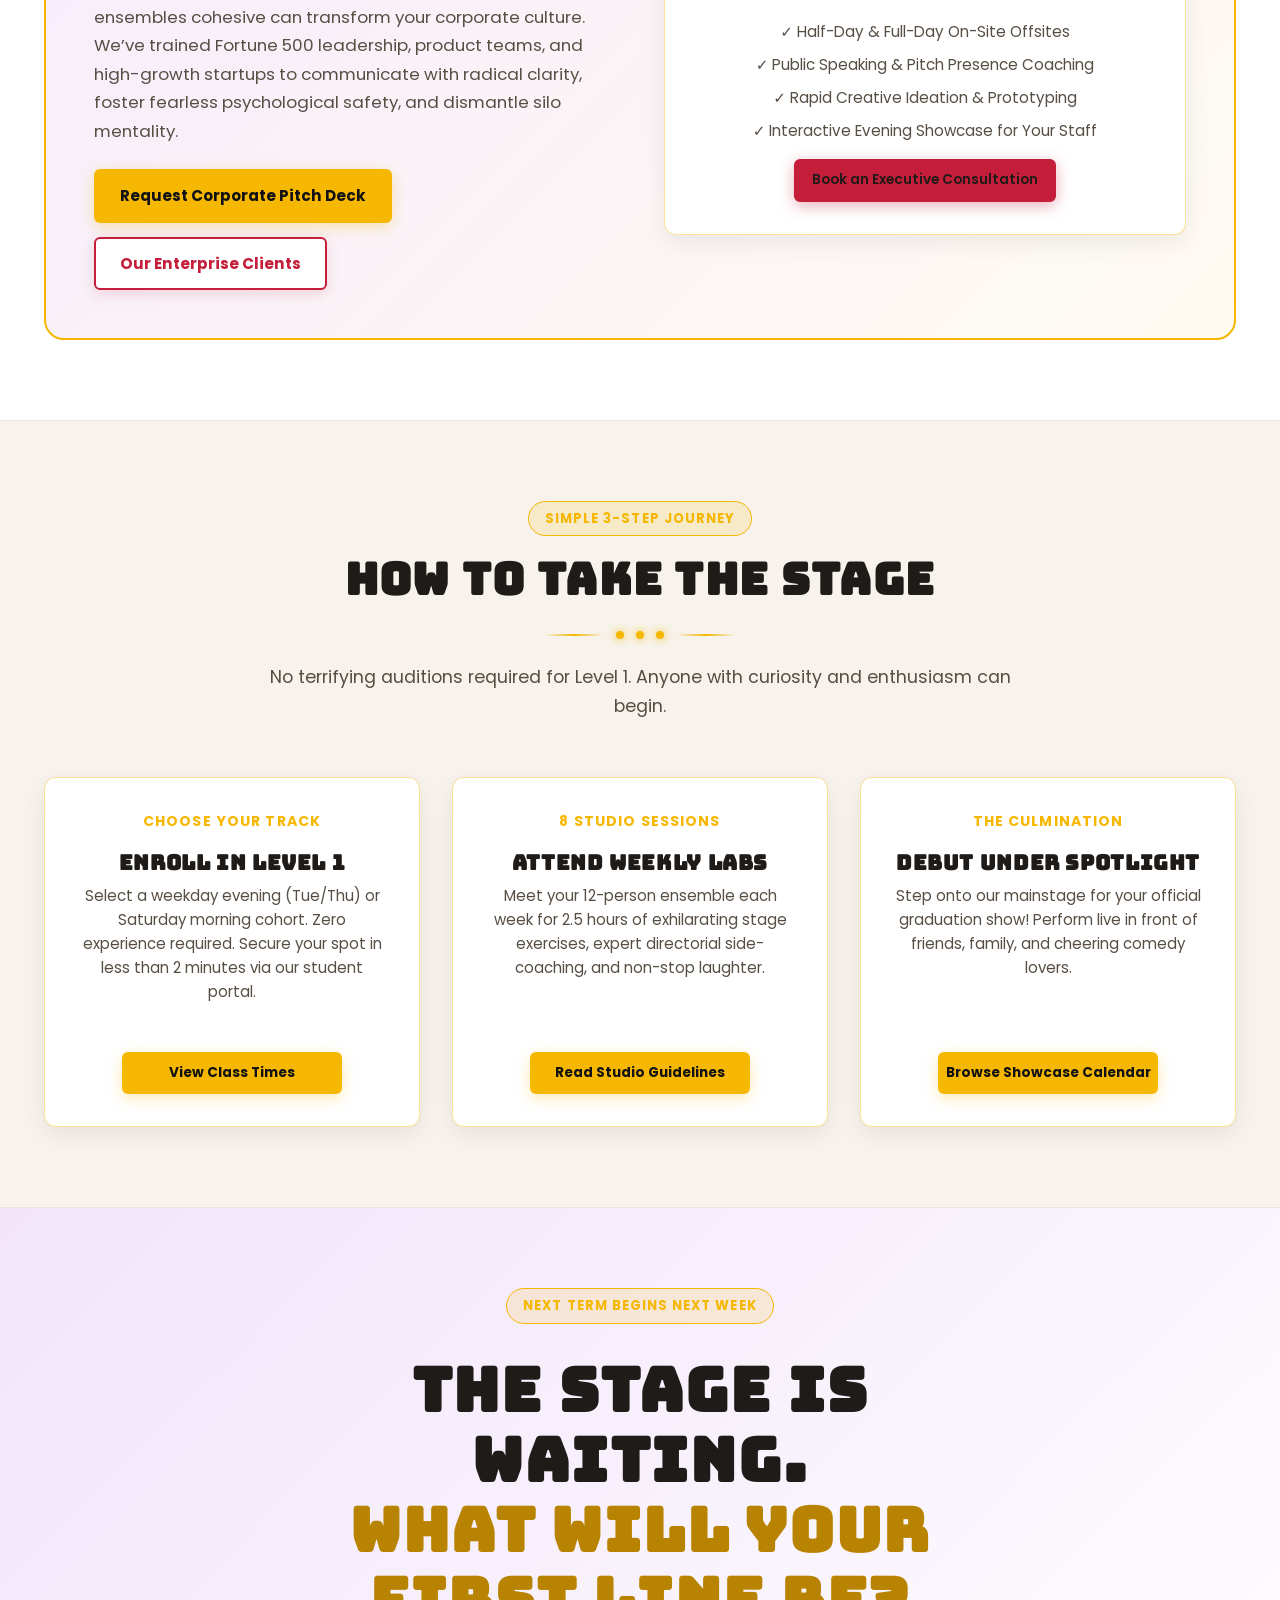
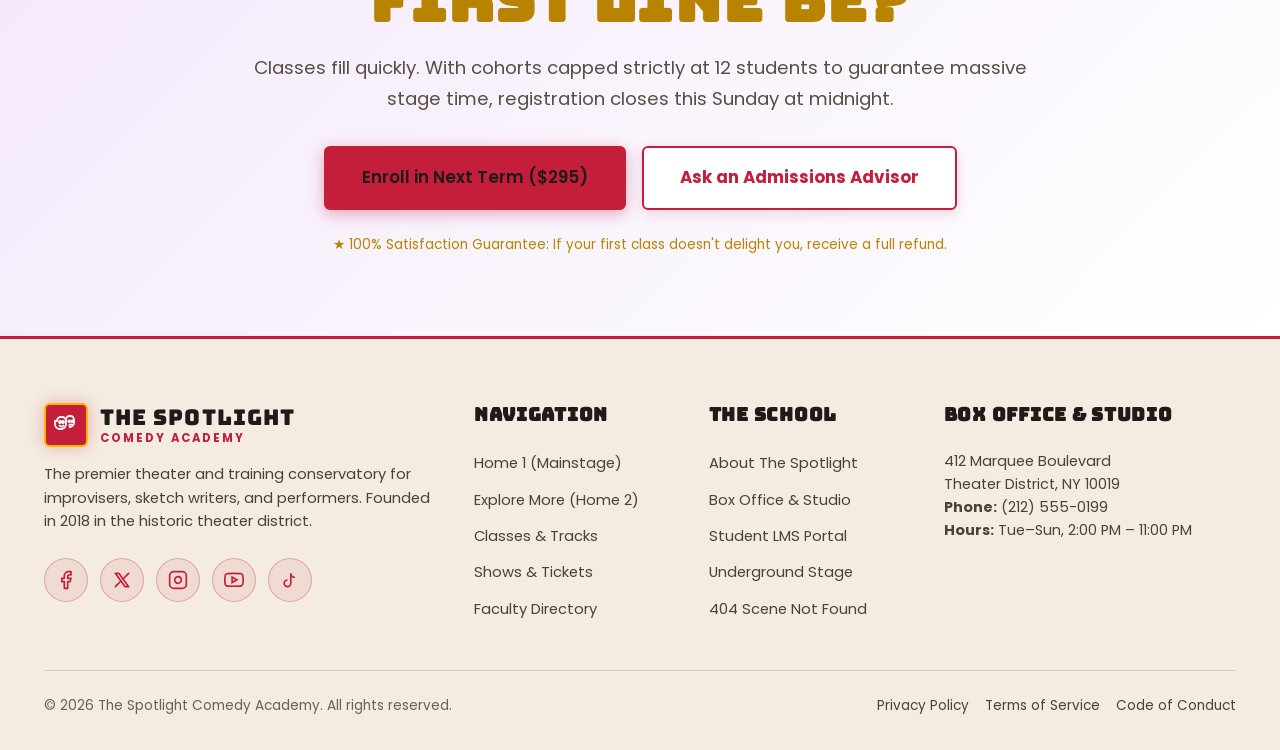
<file: pages/home-2.html>
<!DOCTYPE html>
<html lang="en" dir="ltr" data-theme="light">
<head>
  <meta charset="UTF-8">
  <meta name="viewport" content="width=device-width, initial-scale=1.0">
  <title>Comedy Is a Skill. We Teach It. — The Spotlight Comedy Academy</title>
  <meta name="description" content="Discover our unique comedic methodology at The Spotlight Comedy Academy. From corporate workshops to conservatory tracks, explore studio life and learn our 3-step path to the stage.">
  
  <!-- Favicon -->
  <link rel="icon" type="image/svg+xml" href="../assets/images/favicon.svg">
  
  <!-- CSS Stylesheets -->
  <link rel="stylesheet" href="../assets/css/style.css?v=2.5">
  <link rel="stylesheet" href="../assets/css/dark-mode.css?v=2.5">
  <link rel="stylesheet" href="../assets/css/rtl.css?v=2.5" id="rtl-stylesheet" disabled>

  <style>
    /* Instant high-contrast styling for Closing CTA Secondary Button */
    .cta-closing-section .btn-secondary-advisor {
      color: var(--curtain-crimson, #C41E3A) !important;
      border: 2px solid var(--curtain-crimson, #C41E3A) !important;
      background: #ffffff !important;
      box-shadow: 0 4px 14px rgba(196, 30, 58, 0.15) !important;
      font-weight: 700 !important;
      text-decoration: none !important;
    }
    .cta-closing-section .btn-secondary-advisor:hover,
    .cta-closing-section .btn-secondary-advisor:focus {
      background: var(--curtain-crimson, #C41E3A) !important;
      color: #ffffff !important;
      border-color: var(--curtain-crimson, #C41E3A) !important;
      box-shadow: 0 6px 22px rgba(196, 30, 58, 0.4) !important;
    }
    body.dark-mode .cta-closing-section .btn-secondary-advisor,
    html[data-theme="dark"] .cta-closing-section .btn-secondary-advisor {
      color: var(--spotlight-gold, #F5B700) !important;
      border-color: var(--spotlight-gold, #F5B700) !important;
      background: rgba(255, 255, 255, 0.06) !important;
      box-shadow: 0 0 14px rgba(245, 183, 0, 0.25) !important;
    }
    body.dark-mode .cta-closing-section .btn-secondary-advisor:hover,
    html[data-theme="dark"] .cta-closing-section .btn-secondary-advisor:hover {
      background: var(--spotlight-gold, #F5B700) !important;
      color: #121212 !important;
      border-color: var(--spotlight-gold, #F5B700) !important;
    }
  </style>

  <!-- JSON-LD Structured Data -->
  <script type="application/ld+json">
  {
    "@context": "https://schema.org",
    "@type": "EducationalOrganization",
    "name": "The Spotlight Comedy Academy",
    "description": "Innovative comedic training conservatory focusing on applied improvisation, sketch writing laboratories, and executive team dynamics.",
    "url": "https://thespotlightcomedy.example.com/pages/home-2.html"
  }
  </script>
</head>
<body>
  <!-- WCAG Skip Link -->
  <a href="#main-content" class="skip-link">Skip to main content</a>

  <!-- Top Marquee Navigation -->
  <header class="site-header">
    <div class="header-container">
      <a href="index.html" class="site-logo" aria-label="The Spotlight Comedy Academy Home">
        <div class="logo-badge">
          <svg width="24" height="24" viewBox="0 0 24 24" fill="none" stroke="currentColor" stroke-width="1.8" stroke-linecap="round" stroke-linejoin="round"><path d="M3 8a4 4 0 0 1 4-4h1a4 4 0 0 1 4 4v3a5 5 0 0 1-5 5h-1a5 5 0 0 1-5-5V8z"/><circle cx="6" cy="9" r="1" fill="currentColor"/><circle cx="9" cy="9" r="1" fill="currentColor"/><path d="M5.5 12.5a2.5 2.5 0 0 0 4 0"/><path d="M12 6.5a3.5 3.5 0 0 1 3.5-3.5h1A3.5 3.5 0 0 1 20 6.5v3a4.5 4.5 0 0 1-4.5 4.5"/><circle cx="15.2" cy="8.2" r="0.8" fill="currentColor"/><circle cx="18.2" cy="8.2" r="0.8" fill="currentColor"/><path d="M15.2 12a2 2 0 0 1 3 0"/></svg>
        </div>
        <div class="logo-text">
          <span class="logo-title">THE SPOTLIGHT</span>
          <span class="logo-sub">Comedy Academy</span>
        </div>
      </a>

      <!-- 4-5 Core Nav Items -->
      <nav class="site-nav" aria-label="Main Navigation">
        <ul class="nav-links">
          <li><a href="index.html" class="nav-link">Home 1</a></li>
          <li><a href="home-2.html" class="nav-link active">Home 2</a></li>
          <li><a href="about.html" class="nav-link">About</a></li>
          <li><a href="classes.html" class="nav-link">Classes</a></li>
          <li><a href="shows.html" class="nav-link">Shows</a></li>
          <li><a href="instructors.html" class="nav-link">Instructors</a></li>
          <li><a href="contact.html" class="nav-link">Contact</a></li>
        </ul>

        <!-- Login and Dashboard Buttons -->
        <div class="header-actions">
          <!-- Utility Toggles -->
          <button class="utility-btn theme-toggle-btn" aria-label="Toggle Dark/Light Mode" title="Toggle Dark/Light Mode">
            <span class="theme-icon">
              <svg width="20" height="20" viewBox="0 0 24 24" fill="none" stroke="currentColor" stroke-width="2"><path d="M21 12.79A9 9 0 1 1 11.21 3 7 7 0 0 0 21 12.79z"/></svg>
            </span>
          </button>
          <button class="utility-btn rtl-toggle-btn" aria-label="Toggle RTL layout" title="Toggle RTL layout">
            <span style="font-weight: 700; font-size: 0.8rem;">RTL</span>
          </button>

          <!-- Login and Dashboard Buttons (LAST) -->
          <a href="login.html" class="btn btn-sm btn-login nav-login-btn">Login</a>
          <a href="dashboard.html" class="btn btn-sm btn-dashboard nav-dashboard-btn">Dashboard</a>
        </div>
      </nav>

      <!-- Mobile Hamburger Button -->
      <button class="menu-toggle" aria-label="Toggle Mobile Menu" aria-expanded="false">
        <span></span>
        <span></span>
        <span></span>
      </button>
    </div>
  </header>

  <main id="main-content">
    <!-- ====================================================================
         SECTION 1: HERO (Interactive Split-Screen "Pick Your Comedy Path")
         Distinct Headline: "Comedy Is a Skill. We Teach It."
         ==================================================================== -->
    <section class="hero-home2">
      <!-- 3D Canvas Background -->
      <div class="stage-canvas-container" aria-hidden="true">
        <canvas class="stage-canvas"></canvas>
      </div>

      <div class="container" style="position: relative; z-index: 10;">
        <div class="home2-grid">
          <!-- Lead Column -->
          <div class="home2-lead">
            <span class="section-tag gold">THE CRAFT OF COMEDY</span>
            <h1>COMEDY IS A SKILL. <span>WE TEACH IT.</span></h1>
            <p>
              Great comedy isn't born from nervous luck or chance. It is an engineered craft of pattern recognition, emotional authenticity, and rapid ensemble agreements. Whether you desire the spontaneous thrill of improv or the satirical precision of sketch writing, our laboratory awaits.
            </p>
            <div class="home2-cta-buttons" style="display: flex; gap: 16px; flex-wrap: wrap;">
              <a href="classes.html" class="btn btn-lg btn-primary">Find Your Class Cohort</a>
              <a href="#how-to-join" class="btn btn-lg btn-outline-gold">How Enrollment Works</a>
            </div>
          </div>

          <!-- Interactive Path Selector Widget -->
          <div>
            <div class="path-selector-widget">
              <div style="text-align: center; margin-bottom: 16px;">
                <span style="font-size: 0.8rem; text-transform: uppercase; letter-spacing: 0.1em; color: var(--spotlight-gold); font-weight: 700;">Interactive Guide</span>
                <h3 style="font-size: 1.3rem; margin-top: 4px;">Pick Your Comedy Focus</h3>
              </div>

              <div class="path-selector-tabs">
                <button class="path-tab-btn active" data-target="path-improv">🎭 Long-Form Improv</button>
                <button class="path-tab-btn" data-target="path-sketch">✍️ Sketch Writing</button>
              </div>

              <!-- Panel 1: Improv -->
              <div class="path-content-panel active" id="path-improv">
                <p style="font-size: 0.94rem; color: var(--marquee-cream-muted); line-height: 1.6;">
                  Step on stage with zero script. Learn Chicago-style long-form scene mechanics, active listening, and the courage to say "Yes, And" in real time.
                </p>
                <div class="path-feature-list">
                  <div class="path-feature-item">
                    <svg width="18" height="18" viewBox="0 0 24 24" fill="none" stroke="currentColor" stroke-width="2"><polyline points="20 6 9 17 4 12"/></svg>
                    <span>Instant spontaneous reflexes & stage presence</span>
                  </div>
                  <div class="path-feature-item">
                    <svg width="18" height="18" viewBox="0 0 24 24" fill="none" stroke="currentColor" stroke-width="2"><polyline points="20 6 9 17 4 12"/></svg>
                    <span>Mastering the "Game of the Scene"</span>
                  </div>
                  <div class="path-feature-item">
                    <svg width="18" height="18" viewBox="0 0 24 24" fill="none" stroke="currentColor" stroke-width="2"><polyline points="20 6 9 17 4 12"/></svg>
                    <span>Mainstage Harold ensemble showcases</span>
                  </div>
                </div>
                <div style="text-align: center; margin-top: 16px;">
                  <a href="classes.html" class="btn btn-sm btn-gold" style="width: 100%;">Explore Improv Levels (1–4)</a>
                </div>
              </div>

              <!-- Panel 2: Sketch -->
              <div class="path-content-panel" id="path-sketch">
                <p style="font-size: 0.94rem; color: var(--marquee-cream-muted); line-height: 1.6;">
                  From pitch meetings to late-night packets. Master scene structures, comedic heightening, parody mechanics, and table-read rewrites.
                </p>
                <div class="path-feature-list">
                  <div class="path-feature-item">
                    <svg width="18" height="18" viewBox="0 0 24 24" fill="none" stroke="currentColor" stroke-width="2"><polyline points="20 6 9 17 4 12"/></svg>
                    <span>Writers' room simulation & live table reads</span>
                  </div>
                  <div class="path-feature-item">
                    <svg width="18" height="18" viewBox="0 0 24 24" fill="none" stroke="currentColor" stroke-width="2"><polyline points="20 6 9 17 4 12"/></svg>
                    <span>Premise generation & blackout gag timing</span>
                  </div>
                  <div class="path-feature-item">
                    <svg width="18" height="18" viewBox="0 0 24 24" fill="none" stroke="currentColor" stroke-width="2"><polyline points="20 6 9 17 4 12"/></svg>
                    <span>Fully staged student sketch revue production</span>
                  </div>
                </div>
                <div style="text-align: center; margin-top: 16px;">
                  <a href="classes.html" class="btn btn-sm btn-gold" style="width: 100%;">Explore Sketch Labs</a>
                </div>
              </div>
            </div>
          </div>
        </div>
      </div>
    </section>

    <!-- ====================================================================
         SECTION 2: OUR TEACHING PHILOSOPHY (Narrative Section)
         ==================================================================== -->
    <section class="section">
      <div class="container">
        <div class="section-header">
          <span class="section-tag">Methodology</span>
          <h2>The Architecture of the Laugh</h2>
          <div class="marquee-divider">
            <span class="line"></span>
            <span class="bulb"></span>
            <span class="bulb"></span>
            <span class="bulb"></span>
            <span class="line"></span>
          </div>
          <p>We reject "trying to be clever" or forcing punchlines. Our pedagogical model is built on three unbreakable pillars of truthful comedic performance.</p>
        </div>

        <div class="theatre-pillar-grid">
          <!-- Pillar 1 -->
          <div class="theatre-pillar-item">
            <span class="pillar-watermark-number">01</span>
            <div class="pillar-rule-tag">Rule 01: Agreement First</div>
            <div style="border-radius: var(--radius-sm); overflow: hidden; margin-bottom: 16px; aspect-ratio: 16/9;">
              <img src="../assets/images/pillar-agreement.jpg" alt="Improv performers establishing agreement on stage" style="width: 100%; height: 100%; object-fit: cover;" loading="lazy">
            </div>
            <h3>Agreement Precedes Comedy</h3>
            <p>
              You cannot discover the absurd until you establish the normal. By building instant reality with your scene partner, any small eccentric shift explodes with authentic comedic impact.
            </p>
          </div>

          <!-- Pillar 2 -->
          <div class="theatre-pillar-item">
            <span class="pillar-watermark-number">02</span>
            <div class="pillar-rule-tag">Rule 02: High Stakes & Heart</div>
            <div style="border-radius: var(--radius-sm); overflow: hidden; margin-bottom: 16px; aspect-ratio: 16/9;">
              <img src="../assets/images/pillar-emotion.jpg" alt="Expressive comedic performer showing authentic emotion on stage" style="width: 100%; height: 100%; object-fit: cover;" loading="lazy">
            </div>
            <h3>Emotion Over Witty Jokes</h3>
            <p>
              Audiences connect with vulnerability. When a character genuinely cares about an absurd premise, the audience laughs with their soul rather than merely smirking at an intellectual pun.
            </p>
          </div>

          <!-- Pillar 3 -->
          <div class="theatre-pillar-item">
            <span class="pillar-watermark-number">03</span>
            <div class="pillar-rule-tag">Rule 03: Play The Game</div>
            <div style="border-radius: var(--radius-sm); overflow: hidden; margin-bottom: 16px; aspect-ratio: 16/9;">
              <img src="../assets/images/pillar-escalation.jpg" alt="Dynamic ensemble of improv performers heightening comedy stakes" style="width: 100%; height: 100%; object-fit: cover;" loading="lazy">
            </div>
            <h3>Rigorous Escalation</h3>
            <p>
              A funny idea must never stay static. We teach students how to identify the "Game", heightening stakes through repetition, justification, and thematic callbacks across three distinct beats.
            </p>
          </div>
        </div>
      </div>
    </section>

    <!-- ====================================================================
         SECTION 3: STUDIO LIFE / BEHIND THE SCENES (Gallery Style)
         ==================================================================== -->
    <section class="section section-dark">
      <div class="container">
        <div class="section-header">
          <span class="section-tag gold">Inside The Laboratory</span>
          <h2>Studio Life & Behind The Scenes</h2>
          <div class="marquee-divider">
            <span class="line"></span>
            <span class="bulb"></span>
            <span class="bulb"></span>
            <span class="bulb"></span>
            <span class="line"></span>
          </div>
          <p>Where comedic characters are hatched, scripts are marked with red pens, and ensemble bonds are forged.</p>
        </div>

        <div class="card-grid grid-3">
          <div class="theatre-card dark-style">
            <div class="card-image-wrap">
              <img src="../assets/images/home2-sketch-lab.webp" alt="Improv rehearsal in session" width="400" height="250" loading="lazy">
            </div>
            <div class="card-subtitle">Rehearsal Hall A</div>
            <h3 class="card-title">Thursday Night Scene Lab</h3>
            <p class="card-description">Our black box studios feature sprung hardwood floors and theater acoustics specifically tuned for voice projection.</p>
          </div>

          <div class="theatre-card dark-style">
            <div class="card-image-wrap">
              <img src="../assets/images/home2-writers-room.webp" alt="Writers room session" width="400" height="250" loading="lazy">
            </div>
            <div class="card-subtitle">Writers' Room</div>
            <h3 class="card-title">Table Reads & Punch-Up Circles</h3>
            <p class="card-description">Students read sketches out loud, timing every beat and receiving direct director notes on punchline velocity.</p>
          </div>

          <div class="theatre-card dark-style">
            <div class="card-image-wrap">
              <img src="../assets/images/green-room-props.jpg" alt="Backstage green room with costume rack, vanity mirror, and improv performers warming up" width="400" height="250" loading="lazy">
            </div>
            <div class="card-subtitle">Green Room & Props</div>
            <h3 class="card-title">Curtain Call Preparation</h3>
            <p class="card-description">The energy before a live showcase. Students warm up their vocal resonators and run two-line scene openers.</p>
          </div>
        </div>
      </div>
    </section>

    <!-- ====================================================================
         SECTION 4: CORPORATE & TEAM-BUILDING WORKSHOPS (Unique Revenue Stream)
         ==================================================================== -->
    <section class="section">
      <div class="container">
        <div class="corporate-banner">
          <div>
            <span class="section-tag gold">Executive & Team Dynamics</span>
            <h2 style="font-size: clamp(2rem, 3.5vw, 2.75rem); color: var(--marquee-cream); margin: 12px 0;">Corporate Improv & Innovation Labs</h2>
            <p style="color: var(--marquee-cream-muted); font-size: 1.05rem; line-height: 1.7; margin-bottom: 24px;">
              The exact same "Yes, And" techniques that make comedy ensembles cohesive can transform your corporate culture. We’ve trained Fortune 500 leadership, product teams, and high-growth startups to communicate with radical clarity, foster fearless psychological safety, and dismantle silo mentality.
            </p>
            <div class="corporate-cta-buttons" style="display: flex; gap: 14px; flex-wrap: wrap;">
              <a href="contact.html" class="btn btn-gold">Request Corporate Pitch Deck</a>
              <a href="about.html" class="btn btn-outline">Our Enterprise Clients</a>
            </div>
          </div>
          <div style="display: flex; justify-content: center;">
            <div class="theatre-card dark-style" style="border: 2px solid var(--spotlight-gold); width: 100%;">
              <div class="card-icon-wrap gold">
                <svg width="28" height="28" viewBox="0 0 24 24" fill="none" stroke="currentColor" stroke-width="2"><path d="M16 21v-2a4 4 0 0 0-4-4H5a4 4 0 0 0-4 4v2"/><circle cx="9" cy="7" r="4"/><path d="M22 21v-2a4 4 0 0 0-3-3.87"/><path d="M16 3.13a4 4 0 0 1 0 7.75"/></svg>
              </div>
              <h3 class="card-title">What We Deliver</h3>
              <ul style="text-align: center; color: var(--marquee-cream-muted); font-size: 0.95rem; margin: 16px 0; display: flex; flex-direction: column; gap: 8px;">
                <li>✓ Half-Day & Full-Day On-Site Offsites</li>
                <li>✓ Public Speaking & Pitch Presence Coaching</li>
                <li>✓ Rapid Creative Ideation & Prototyping</li>
                <li>✓ Interactive Evening Showcase for Your Staff</li>
              </ul>
              <div class="card-footer">
                <a href="contact.html" class="btn btn-sm btn-primary">Book an Executive Consultation</a>
              </div>
            </div>
          </div>
        </div>
      </div>
    </section>

    <!-- ====================================================================
         SECTION 5: HOW TO JOIN — STEP PROCESS (Numbered Step Visual)
         ==================================================================== -->
    <section class="section section-dark" id="how-to-join">
      <div class="container">
        <div class="section-header">
          <span class="section-tag gold">Simple 3-Step Journey</span>
          <h2>How To Take The Stage</h2>
          <div class="marquee-divider">
            <span class="line"></span>
            <span class="bulb"></span>
            <span class="bulb"></span>
            <span class="bulb"></span>
            <span class="line"></span>
          </div>
          <p>No terrifying auditions required for Level 1. Anyone with curiosity and enthusiasm can begin.</p>
        </div>

        <div class="steps-grid">
          <!-- Step 1 -->
          <div class="step-card">
            <div class="card-subtitle">Choose Your Track</div>
            <h3 class="card-title">Enroll in Level 1</h3>
            <p class="card-description">
              Select a weekday evening (Tue/Thu) or Saturday morning cohort. Zero experience required. Secure your spot in less than 2 minutes via our student portal.
            </p>
            <div class="card-footer">
              <a href="classes.html" class="btn btn-sm btn-gold">View Class Times</a>
            </div>
          </div>

          <!-- Step 2 -->
          <div class="step-card">
            <div class="card-subtitle">8 Studio Sessions</div>
            <h3 class="card-title">Attend Weekly Labs</h3>
            <p class="card-description">
              Meet your 12-person ensemble each week for 2.5 hours of exhilarating stage exercises, expert directorial side-coaching, and non-stop laughter.
            </p>
            <div class="card-footer">
              <a href="about.html" class="btn btn-sm btn-gold">Read Studio Guidelines</a>
            </div>
          </div>

          <!-- Step 3 -->
          <div class="step-card">
            <div class="card-subtitle">The Culmination</div>
            <h3 class="card-title">Debut Under Spotlight</h3>
            <p class="card-description">
              Step onto our mainstage for your official graduation show! Perform live in front of friends, family, and cheering comedy lovers.
            </p>
            <div class="card-footer">
              <a href="shows.html" class="btn btn-sm btn-gold">Browse Showcase Calendar</a>
            </div>
          </div>
        </div>
      </div>
    </section>

    <!-- ====================================================================
         SECTION 6: GET STARTED CTA (Bold Distinct Closing Block)
         ==================================================================== -->
    <section class="section cta-closing-section" style="text-align: center;">
      <div class="container" style="max-width: 840px;">
        <span class="section-tag gold">Next Term Begins Next Week</span>
        <h2 style="font-size: clamp(2.4rem, 5vw, 3.8rem); line-height: 1.15; margin: 16px 0;">
          THE STAGE IS WAITING.<br><span style="color: var(--spotlight-gold);">WHAT WILL YOUR FIRST LINE BE?</span>
        </h2>
        <p style="font-size: 1.15rem; color: var(--marquee-cream-muted); margin-bottom: 32px; line-height: 1.7;">
          Classes fill quickly. With cohorts capped strictly at 12 students to guarantee massive stage time, registration closes this Sunday at midnight.
        </p>
        <div class="cta-actions-group" style="display: flex; justify-content: center; gap: 16px; flex-wrap: wrap;">
          <a href="classes.html" class="btn btn-lg btn-primary">Enroll in Next Term ($295)</a>
          <a href="contact.html" class="btn btn-lg btn-secondary-advisor" style="color: #C41E3A !important; border: 2px solid #C41E3A !important; background: #ffffff !important; font-weight: 700 !important; text-decoration: none !important;">Ask an Admissions Advisor</a>
        </div>
        <div style="margin-top: 24px; font-size: 0.85rem; color: var(--spotlight-gold);">
          ★ 100% Satisfaction Guarantee: If your first class doesn't delight you, receive a full refund.
        </div>
      </div>
    </section>
  </main>

  <!-- Site Footer -->
  <footer class="site-footer">
    <div class="container">
      <div class="footer-grid">
        <div>
          <a href="index.html" class="site-logo footer-logo" aria-label="The Spotlight Comedy Academy Home" style="margin-bottom: 16px; display: inline-flex;">
            <div class="logo-badge">
              <svg width="24" height="24" viewBox="0 0 24 24" fill="none" stroke="currentColor" stroke-width="1.8" stroke-linecap="round" stroke-linejoin="round"><path d="M3 8a4 4 0 0 1 4-4h1a4 4 0 0 1 4 4v3a5 5 0 0 1-5 5h-1a5 5 0 0 1-5-5V8z"/><circle cx="6" cy="9" r="1" fill="currentColor"/><circle cx="9" cy="9" r="1" fill="currentColor"/><path d="M5.5 12.5a2.5 2.5 0 0 0 4 0"/><path d="M12 6.5a3.5 3.5 0 0 1 3.5-3.5h1A3.5 3.5 0 0 1 20 6.5v3a4.5 4.5 0 0 1-4.5 4.5"/><circle cx="15.2" cy="8.2" r="0.8" fill="currentColor"/><circle cx="18.2" cy="8.2" r="0.8" fill="currentColor"/><path d="M15.2 12a2 2 0 0 1 3 0"/></svg>
            </div>
            <div class="logo-text">
              <span class="logo-title">THE SPOTLIGHT</span>
              <span class="logo-sub">Comedy Academy</span>
            </div>
          </a>
          <p style="font-size: 0.92rem; line-height: 1.6; margin-bottom: 16px;">
            The premier theater and training conservatory for improvisers, sketch writers, and performers. Founded in 2018 in the historic theater district.
          </p>
          <div class="footer-social-row">
            <a href="https://facebook.com" class="social-icon-btn" aria-label="The Spotlight Facebook" target="_blank" rel="noopener">
              <svg width="20" height="20" viewBox="0 0 24 24" fill="none" stroke="currentColor" stroke-width="2" stroke-linecap="round" stroke-linejoin="round"><path d="M18 2h-3a5 5 0 0 0-5 5v3H7v4h3v8h4v-8h3l1-4h-4V7a1 1 0 0 1 1-1h3z"/></svg>
            </a>
            <a href="https://x.com" class="social-icon-btn" aria-label="The Spotlight X (Twitter)" target="_blank" rel="noopener">
              <svg width="20" height="20" viewBox="0 0 24 24" fill="none" stroke="currentColor" stroke-width="2" stroke-linecap="round" stroke-linejoin="round"><path d="M4 4l11.733 16h4.267l-11.733 -16z"/><path d="M4 20l6.768 -6.768m2.46 -2.46l6.772 -6.772"/></svg>
            </a>
            <a href="https://instagram.com" class="social-icon-btn" aria-label="The Spotlight Instagram" target="_blank" rel="noopener">
              <svg width="20" height="20" viewBox="0 0 24 24" fill="none" stroke="currentColor" stroke-width="2"><rect x="2" y="2" width="20" height="20" rx="5" ry="5"/><path d="M16 11.37A4 4 0 1 1 12.63 8 4 4 0 0 1 16 11.37z"/><line x1="17.5" y1="6.5" x2="17.51" y2="6.5"/></svg>
            </a>
            <a href="https://youtube.com" class="social-icon-btn" aria-label="The Spotlight YouTube" target="_blank" rel="noopener">
              <svg width="20" height="20" viewBox="0 0 24 24" fill="none" stroke="currentColor" stroke-width="2"><path d="M22.54 6.42a2.78 2.78 0 0 0-1.94-2C18.88 4 12 4 12 4s-6.88 0-8.6.46a2.78 2.78 0 0 0-1.94 2A29 29 0 0 0 1 11.75a29 29 0 0 0 .46 5.33A2.78 2.78 0 0 0 3.4 19c1.72.46 8.6.46 8.6.46s6.88 0 8.6-.46a2.78 2.78 0 0 0 1.94-2 29 29 0 0 0 .46-5.25 29 29 0 0 0-.46-5.33z"/><polygon points="9.75 15.02 15.5 11.75 9.75 8.48 9.75 15.02"/></svg>
            </a>
            <a href="https://tiktok.com" class="social-icon-btn" aria-label="The Spotlight TikTok" target="_blank" rel="noopener">
              <svg width="20" height="20" viewBox="0 0 24 24" fill="none" stroke="currentColor" stroke-width="2"><path d="M9 12a4 4 0 1 0 4 4V4a5 5 0 0 0 5 5"/></svg>
            </a>
          </div>
        </div>

        <div>
          <h4 class="footer-title">Navigation</h4>
          <ul class="footer-links-list">
            <li><a href="index.html">Home 1 (Mainstage)</a></li>
            <li><a href="home-2.html">Explore More (Home 2)</a></li>
            <li><a href="classes.html">Classes & Tracks</a></li>
            <li><a href="shows.html">Shows & Tickets</a></li>
            <li><a href="instructors.html">Faculty Directory</a></li>
          </ul>
        </div>

        <div>
          <h4 class="footer-title">The School</h4>
          <ul class="footer-links-list">
            <li><a href="about.html">About The Spotlight</a></li>
            <li><a href="contact.html">Box Office & Studio</a></li>
            <li><a href="dashboard.html">Student LMS Portal</a></li>
            <li><a href="coming-soon.html">Underground Stage</a></li>
            <li><a href="404.html">404 Scene Not Found</a></li>
          </ul>
        </div>

        <div>
          <h4 class="footer-title">Box Office & Studio</h4>
          <p style="font-size: 0.9rem; line-height: 1.6; margin-bottom: 8px;">
            412 Marquee Boulevard<br>
            Theater District, NY 10019<br>
            <strong>Phone:</strong> (212) 555-0199<br>
            <strong>Hours:</strong> Tue–Sun, 2:00 PM – 11:00 PM
          </p>
        </div>
      </div>

      <div class="footer-bottom">
        <div>&copy; 2026 The Spotlight Comedy Academy. All rights reserved.</div>
        <div style="display: flex; gap: 16px;">
          <a href="contact.html">Privacy Policy</a>
          <a href="contact.html">Terms of Service</a>
          <a href="contact.html">Code of Conduct</a>
        </div>
      </div>
    </div>
  </footer>

  <!-- Scripts -->
  <script src="../assets/js/tilt-cards.js"></script>
  <script src="../assets/js/main.js"></script>
</body>
</html>
</file>
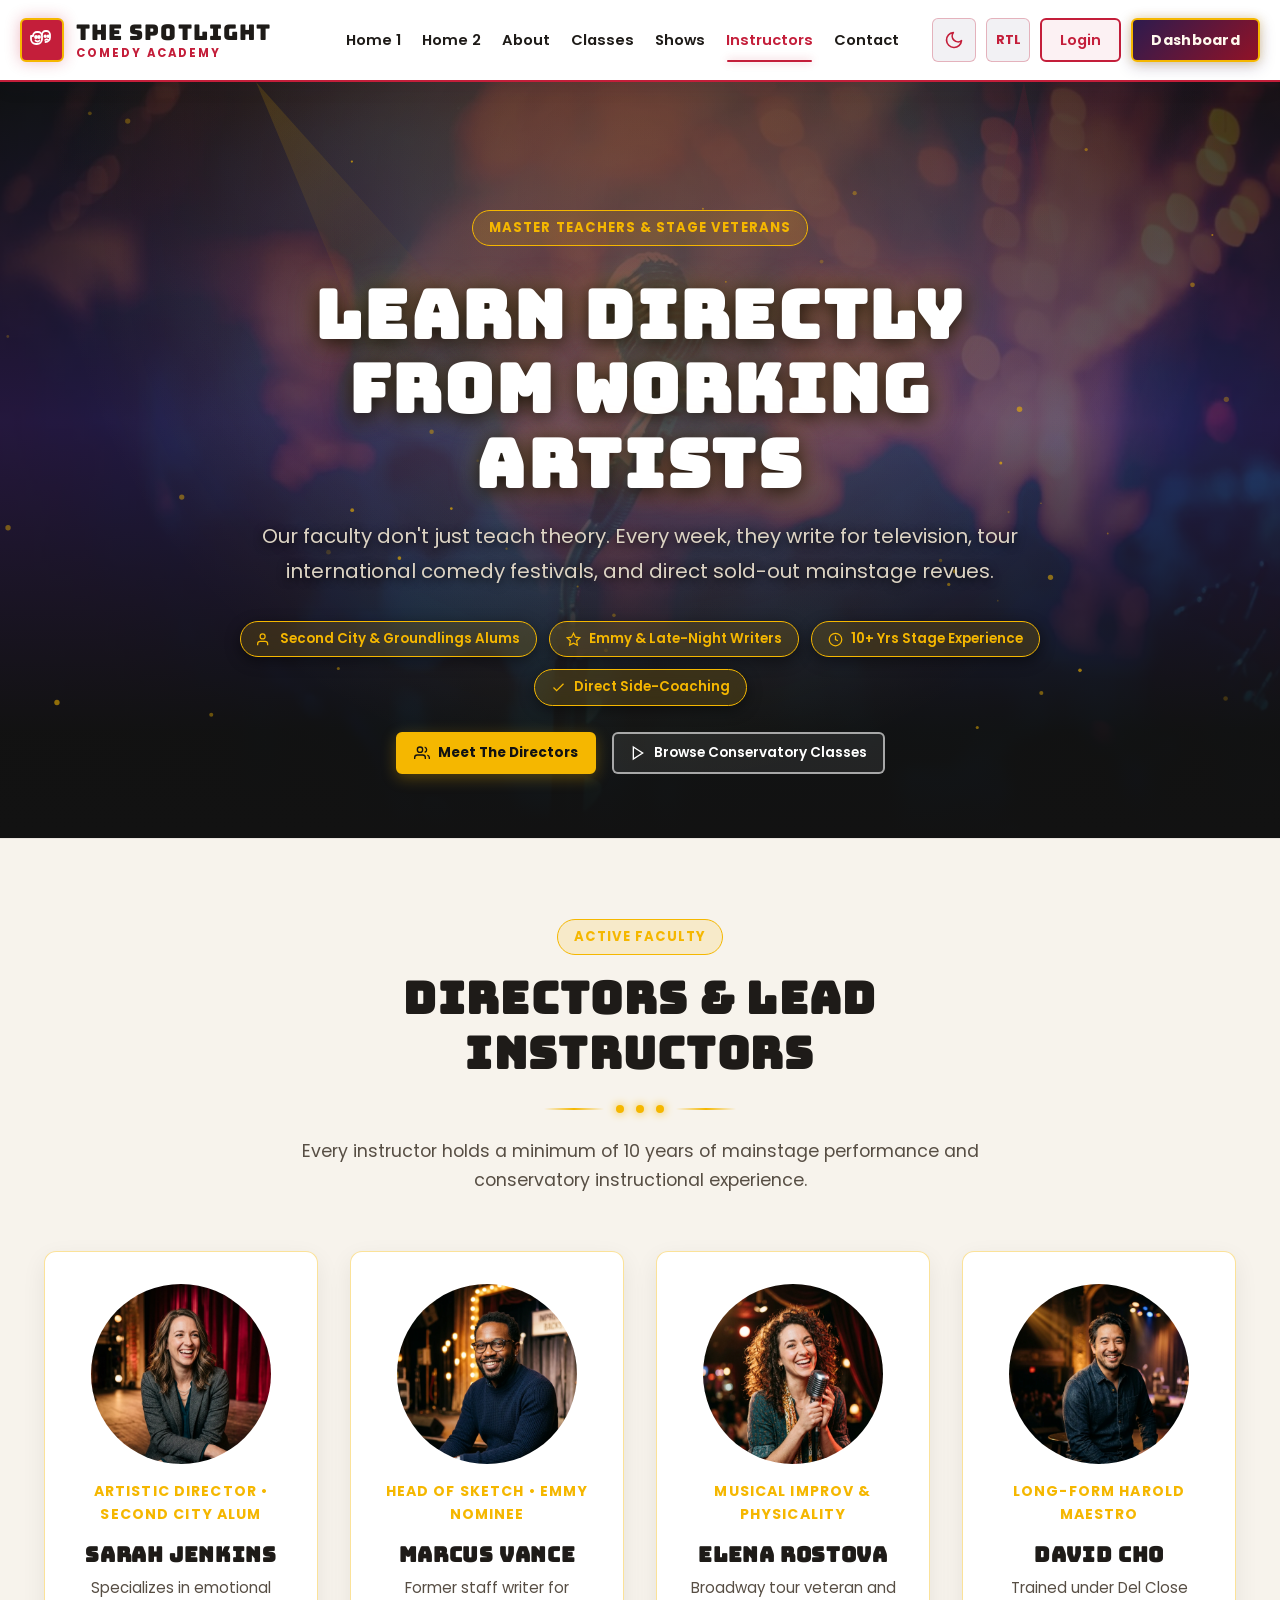
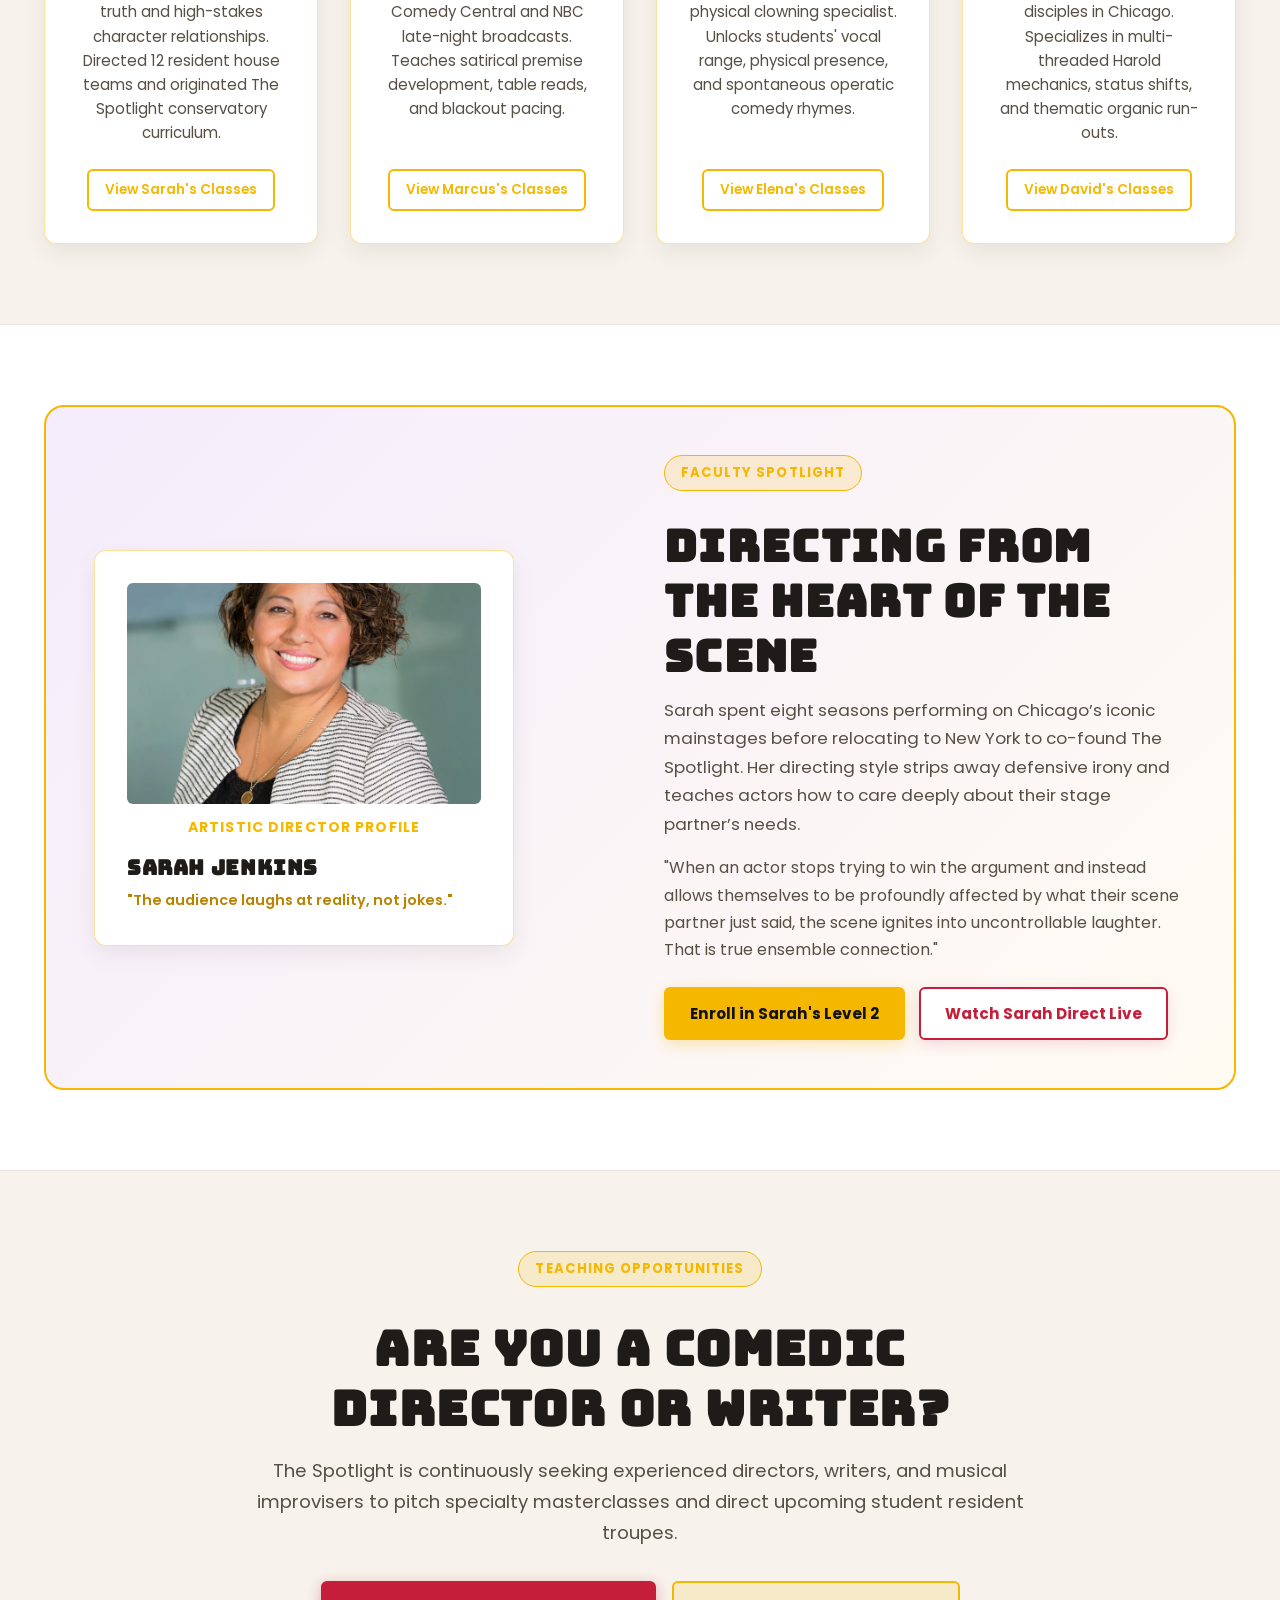
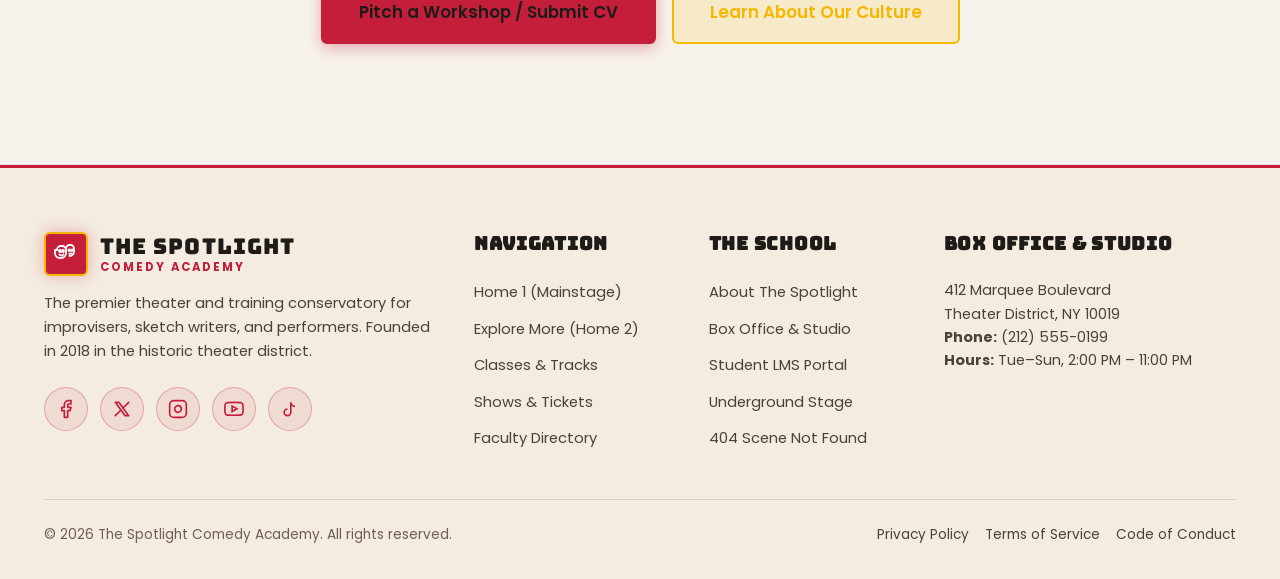
<file: pages/instructors.html>
<!DOCTYPE html>
<html lang="en" dir="ltr" data-theme="light">
<head>
  <meta charset="UTF-8">
  <meta name="viewport" content="width=device-width, initial-scale=1.0">
  <title>Faculty & Directors — The Spotlight Comedy Academy</title>
  <meta name="description" content="Learn from veteran comedic directors and writers from Second City, Groundlings, and late-night television. Meet The Spotlight’s master instructional faculty.">
  
  <!-- Favicon -->
  <link rel="icon" type="image/svg+xml" href="../assets/images/favicon.svg">
  
  <!-- CSS Stylesheets -->
  <link rel="stylesheet" href="../assets/css/style.css">
  <link rel="stylesheet" href="../assets/css/dark-mode.css">
  <link rel="stylesheet" href="../assets/css/rtl.css" id="rtl-stylesheet" disabled>

  <!-- JSON-LD Structured Data -->
  <script type="application/ld+json">
  {
    "@context": "https://schema.org",
    "@type": "Person",
    "name": "Sarah Jenkins",
    "jobTitle": "Artistic Director & Head Coach",
    "worksFor": {
      "@type": "EducationalOrganization",
      "name": "The Spotlight Comedy Academy"
    }
  }
  </script>
</head>
<body>
  <!-- WCAG Skip Link -->
  <a href="#main-content" class="skip-link">Skip to main content</a>

  <!-- Top Marquee Navigation -->
  <header class="site-header">
    <div class="header-container">
      <a href="index.html" class="site-logo" aria-label="The Spotlight Comedy Academy Home">
        <div class="logo-badge">
          <svg width="24" height="24" viewBox="0 0 24 24" fill="none" stroke="currentColor" stroke-width="1.8" stroke-linecap="round" stroke-linejoin="round"><path d="M3 8a4 4 0 0 1 4-4h1a4 4 0 0 1 4 4v3a5 5 0 0 1-5 5h-1a5 5 0 0 1-5-5V8z"/><circle cx="6" cy="9" r="1" fill="currentColor"/><circle cx="9" cy="9" r="1" fill="currentColor"/><path d="M5.5 12.5a2.5 2.5 0 0 0 4 0"/><path d="M12 6.5a3.5 3.5 0 0 1 3.5-3.5h1A3.5 3.5 0 0 1 20 6.5v3a4.5 4.5 0 0 1-4.5 4.5"/><circle cx="15.2" cy="8.2" r="0.8" fill="currentColor"/><circle cx="18.2" cy="8.2" r="0.8" fill="currentColor"/><path d="M15.2 12a2 2 0 0 1 3 0"/></svg>
        </div>
        <div class="logo-text">
          <span class="logo-title">THE SPOTLIGHT</span>
          <span class="logo-sub">Comedy Academy</span>
        </div>
      </a>

      <!-- 4-5 Core Nav Items -->
      <nav class="site-nav" aria-label="Main Navigation">
        <ul class="nav-links">
          <li><a href="index.html" class="nav-link">Home 1</a></li>
          <li><a href="home-2.html" class="nav-link">Home 2</a></li>
          <li><a href="about.html" class="nav-link">About</a></li>
          <li><a href="classes.html" class="nav-link">Classes</a></li>
          <li><a href="shows.html" class="nav-link">Shows</a></li>
          <li><a href="instructors.html" class="nav-link active">Instructors</a></li>
          <li><a href="contact.html" class="nav-link">Contact</a></li>
        </ul>

        <!-- Login and Dashboard Buttons -->
        <div class="header-actions">
          <!-- Utility Toggles -->
          <button class="utility-btn theme-toggle-btn" aria-label="Toggle Dark/Light Mode" title="Toggle Dark/Light Mode">
            <span class="theme-icon">
              <svg width="20" height="20" viewBox="0 0 24 24" fill="none" stroke="currentColor" stroke-width="2"><path d="M21 12.79A9 9 0 1 1 11.21 3 7 7 0 0 0 21 12.79z"/></svg>
            </span>
          </button>
          <button class="utility-btn rtl-toggle-btn" aria-label="Toggle RTL layout" title="Toggle RTL layout">
            <span style="font-weight: 700; font-size: 0.8rem;">RTL</span>
          </button>

          <!-- Login and Dashboard Buttons (LAST) -->
          <a href="login.html" class="btn btn-sm btn-login nav-login-btn">Login</a>
          <a href="dashboard.html" class="btn btn-sm btn-dashboard nav-dashboard-btn">Dashboard</a>
        </div>
      </nav>

      <!-- Mobile Hamburger Button -->
      <button class="menu-toggle" aria-label="Toggle Mobile Menu" aria-expanded="false">
        <span></span>
        <span></span>
        <span></span>
      </button>
    </div>
  </header>

  <main id="main-content">
    <!-- ====================================================================
         SECTION 1: HERO BANNER ("Learn Directly From Working Artists")
         ==================================================================== -->
    <section class="page-hero page-hero-instructors" id="instructors-hero">
      <!-- 3D Sweeping Stage Spotlight Canvas -->
      <div class="stage-canvas-container" aria-hidden="true">
        <canvas class="stage-canvas"></canvas>
      </div>

      <div class="container" style="max-width: 900px;">
        <span class="section-tag gold">Master Teachers & Stage Veterans</span>
        <h1>LEARN DIRECTLY FROM WORKING ARTISTS</h1>
        <p class="hero-lead-text">
          Our faculty don't just teach theory. Every week, they write for television, tour international comedy festivals, and direct sold-out mainstage revues.
        </p>

        <!-- Theatrical Feature Badges -->
        <div class="hero-badges-row">
          <span class="hero-pill">
            <svg width="15" height="15" viewBox="0 0 24 24" fill="none" stroke="currentColor" stroke-width="2"><path d="M17 21v-2a4 4 0 0 0-4-4H5a4 4 0 0 0-4 4v2"/><circle cx="9" cy="7" r="4"/></svg>
            Second City & Groundlings Alums
          </span>
          <span class="hero-pill">
            <svg width="15" height="15" viewBox="0 0 24 24" fill="none" stroke="currentColor" stroke-width="2"><polygon points="12 2 15.09 8.26 22 9.27 17 14.14 18.18 21.02 12 17.77 5.82 21.02 7 14.14 2 9.27 8.91 8.26 12 2"/></svg>
            Emmy & Late-Night Writers
          </span>
          <span class="hero-pill">
            <svg width="15" height="15" viewBox="0 0 24 24" fill="none" stroke="currentColor" stroke-width="2"><circle cx="12" cy="12" r="10"/><polyline points="12 6 12 12 16 14"/></svg>
            10+ Yrs Stage Experience
          </span>
          <span class="hero-pill">
            <svg width="15" height="15" viewBox="0 0 24 24" fill="none" stroke="currentColor" stroke-width="2"><polyline points="20 6 9 17 4 12"/></svg>
            Direct Side-Coaching
          </span>
        </div>

        <!-- Quick Action CTAs -->
        <div class="hero-cta-group" style="margin-top: 26px; margin-bottom: 0;">
          <a href="#faculty-roster" class="btn btn-sm btn-gold">
            <svg width="16" height="16" viewBox="0 0 24 24" fill="none" stroke="currentColor" stroke-width="2"><path d="M17 21v-2a4 4 0 0 0-4-4H5a4 4 0 0 0-4 4v2"/><circle cx="9" cy="7" r="4"/><path d="M23 21v-2a4 4 0 0 0-3-3.87"/><path d="M16 3.13a4 4 0 0 1 0 7.75"/></svg>
            Meet The Directors
          </a>
          <a href="classes.html" class="btn btn-sm btn-outline">
            <svg width="16" height="16" viewBox="0 0 24 24" fill="none" stroke="currentColor" stroke-width="2"><polygon points="5 3 19 12 5 21 5 3"/></svg>
            Browse Conservatory Classes
          </a>
        </div>
      </div>
    </section>

    <!-- ====================================================================
         SECTION 2: INSTRUCTOR GRID (3D Tilt Cards)
         Photo, Name, Specialty, Short Bio, strictly center-aligned
         ==================================================================== -->
    <section class="section section-dark" id="faculty-roster">
      <div class="container">
        <div class="section-header">
          <span class="section-tag gold">Active Faculty</span>
          <h2>Directors & Lead Instructors</h2>
          <div class="marquee-divider">
            <span class="line"></span>
            <span class="bulb"></span>
            <span class="bulb"></span>
            <span class="bulb"></span>
            <span class="line"></span>
          </div>
          <p>Every instructor holds a minimum of 10 years of mainstage performance and conservatory instructional experience.</p>
        </div>

        <div class="card-grid grid-4">
          <!-- Sarah Jenkins -->
          <div class="theatre-card dark-style">
            <div class="card-image-wrap" style="aspect-ratio: 1/1; border-radius: 50%; max-width: 180px; margin: 0 auto 16px auto;">
              <img src="../assets/images/instructor-sarah.webp" alt="Sarah Jenkins portrait" width="300" height="300" loading="lazy">
            </div>
            <div class="card-subtitle">Artistic Director • Second City Alum</div>
            <h3 class="card-title">Sarah Jenkins</h3>
            <p class="card-description">
              Specializes in emotional truth and high-stakes character relationships. Directed 12 resident house teams and originated The Spotlight conservatory curriculum.
            </p>
            <div class="card-footer">
              <a href="classes.html" class="btn btn-sm btn-outline-gold">View Sarah's Classes</a>
            </div>
          </div>

          <!-- Marcus Vance -->
          <div class="theatre-card dark-style">
            <div class="card-image-wrap" style="aspect-ratio: 1/1; border-radius: 50%; max-width: 180px; margin: 0 auto 16px auto;">
              <img src="../assets/images/instructor-marcus.webp" alt="Marcus Vance portrait" width="300" height="300" loading="lazy">
            </div>
            <div class="card-subtitle">Head of Sketch • Emmy Nominee</div>
            <h3 class="card-title">Marcus Vance</h3>
            <p class="card-description">
              Former staff writer for Comedy Central and NBC late-night broadcasts. Teaches satirical premise development, table reads, and blackout pacing.
            </p>
            <div class="card-footer">
              <a href="classes.html" class="btn btn-sm btn-outline-gold">View Marcus's Classes</a>
            </div>
          </div>

          <!-- Elena Rostova -->
          <div class="theatre-card dark-style">
            <div class="card-image-wrap" style="aspect-ratio: 1/1; border-radius: 50%; max-width: 180px; margin: 0 auto 16px auto;">
              <img src="../assets/images/instructor-elena.webp" alt="Elena Rostova portrait" width="300" height="300" loading="lazy">
            </div>
            <div class="card-subtitle">Musical Improv & Physicality</div>
            <h3 class="card-title">Elena Rostova</h3>
            <p class="card-description">
              Broadway tour veteran and physical clowning specialist. Unlocks students' vocal range, physical presence, and spontaneous operatic comedy rhymes.
            </p>
            <div class="card-footer">
              <a href="classes.html" class="btn btn-sm btn-outline-gold">View Elena's Classes</a>
            </div>
          </div>

          <!-- David Cho -->
          <div class="theatre-card dark-style">
            <div class="card-image-wrap" style="aspect-ratio: 1/1; border-radius: 50%; max-width: 180px; margin: 0 auto 16px auto;">
              <img src="../assets/images/instructor-david.webp" alt="David Cho portrait" width="300" height="300" loading="lazy">
            </div>
            <div class="card-subtitle">Long-Form Harold Maestro</div>
            <h3 class="card-title">David Cho</h3>
            <p class="card-description">
              Trained under Del Close disciples in Chicago. Specializes in multi-threaded Harold mechanics, status shifts, and thematic organic run-outs.
            </p>
            <div class="card-footer">
              <a href="classes.html" class="btn btn-sm btn-outline-gold">View David's Classes</a>
            </div>
          </div>
        </div>
      </div>
    </section>

    <!-- ====================================================================
         SECTION 3: FEATURED INSTRUCTOR SPOTLIGHT (Deeper Bio)
         ==================================================================== -->
    <section class="section">
      <div class="container">
        <div class="corporate-banner">
          <div style="display: flex; justify-content: center;">
            <div class="theatre-card dark-style" style="border: 2px solid var(--spotlight-gold); max-width: 420px; width: 100%;">
              <div class="card-image-wrap" style="border-radius: var(--radius-sm); margin-bottom: 12px;">
                <img src="../assets/images/instructor-sarah-spotlight.webp" alt="Sarah Jenkins directing improv masterclass" width="400" height="400" loading="lazy">
              </div>
              <div class="card-subtitle">Artistic Director Profile</div>
              <h3 class="card-title">Sarah Jenkins</h3>
              <p style="color: var(--spotlight-gold); font-size: 0.9rem; font-weight: 600;">"The audience laughs at reality, not jokes."</p>
            </div>
          </div>

          <div>
            <span class="section-tag gold">Faculty Spotlight</span>
            <h2 style="font-size: clamp(2rem, 3.5vw, 2.75rem); color: var(--marquee-cream); margin: 12px 0;">Directing From The Heart of the Scene</h2>
            <p style="color: var(--marquee-cream-muted); font-size: 1.05rem; line-height: 1.7; margin-bottom: 16px;">
              Sarah spent eight seasons performing on Chicago’s iconic mainstages before relocating to New York to co-found The Spotlight. Her directing style strips away defensive irony and teaches actors how to care deeply about their stage partner’s needs.
            </p>
            <p style="color: var(--marquee-cream-muted); font-size: 1rem; line-height: 1.7; margin-bottom: 24px;">
              "When an actor stops trying to win the argument and instead allows themselves to be profoundly affected by what their scene partner just said, the scene ignites into uncontrollable laughter. That is true ensemble connection."
            </p>
            <div style="display: flex; gap: 14px; flex-wrap: wrap;">
              <a href="classes.html" class="btn btn-gold">Enroll in Sarah's Level 2</a>
              <a href="shows.html" class="btn btn-outline">Watch Sarah Direct Live</a>
            </div>
          </div>
        </div>
      </div>
    </section>

    <!-- ====================================================================
         SECTION 4: "JOIN OUR FACULTY" CTA
         ==================================================================== -->
    <section class="section section-dark" style="text-align: center;">
      <div class="container" style="max-width: 820px;">
        <span class="section-tag gold">Teaching Opportunities</span>
        <h2 style="font-size: clamp(2rem, 4vw, 3rem); margin: 16px 0;">ARE YOU A COMEDIC DIRECTOR OR WRITER?</h2>
        <p style="font-size: 1.15rem; color: var(--marquee-cream-muted); line-height: 1.7; margin-bottom: 32px;">
          The Spotlight is continuously seeking experienced directors, writers, and musical improvisers to pitch specialty masterclasses and direct upcoming student resident troupes.
        </p>
        <div class="hero-cta-group" style="display: flex; justify-content: center; gap: 16px; flex-wrap: wrap;">
          <a href="contact.html" class="btn btn-lg btn-primary">Pitch a Workshop / Submit CV</a>
          <a href="about.html" class="btn btn-lg btn-outline-gold">Learn About Our Culture</a>
        </div>
      </div>
    </section>
  </main>

  <!-- Site Footer -->
  <footer class="site-footer">
    <div class="container">
      <div class="footer-grid">
        <div>
          <a href="index.html" class="site-logo footer-logo" aria-label="The Spotlight Comedy Academy Home" style="margin-bottom: 16px; display: inline-flex;">
            <div class="logo-badge">
              <svg width="24" height="24" viewBox="0 0 24 24" fill="none" stroke="currentColor" stroke-width="1.8" stroke-linecap="round" stroke-linejoin="round"><path d="M3 8a4 4 0 0 1 4-4h1a4 4 0 0 1 4 4v3a5 5 0 0 1-5 5h-1a5 5 0 0 1-5-5V8z"/><circle cx="6" cy="9" r="1" fill="currentColor"/><circle cx="9" cy="9" r="1" fill="currentColor"/><path d="M5.5 12.5a2.5 2.5 0 0 0 4 0"/><path d="M12 6.5a3.5 3.5 0 0 1 3.5-3.5h1A3.5 3.5 0 0 1 20 6.5v3a4.5 4.5 0 0 1-4.5 4.5"/><circle cx="15.2" cy="8.2" r="0.8" fill="currentColor"/><circle cx="18.2" cy="8.2" r="0.8" fill="currentColor"/><path d="M15.2 12a2 2 0 0 1 3 0"/></svg>
            </div>
            <div class="logo-text">
              <span class="logo-title">THE SPOTLIGHT</span>
              <span class="logo-sub">Comedy Academy</span>
            </div>
          </a>
          <p style="font-size: 0.92rem; line-height: 1.6; margin-bottom: 16px;">
            The premier theater and training conservatory for improvisers, sketch writers, and performers. Founded in 2018 in the historic theater district.
          </p>
          <div class="footer-social-row">
            <a href="https://facebook.com" class="social-icon-btn" aria-label="The Spotlight Facebook" target="_blank" rel="noopener">
              <svg width="20" height="20" viewBox="0 0 24 24" fill="none" stroke="currentColor" stroke-width="2" stroke-linecap="round" stroke-linejoin="round"><path d="M18 2h-3a5 5 0 0 0-5 5v3H7v4h3v8h4v-8h3l1-4h-4V7a1 1 0 0 1 1-1h3z"/></svg>
            </a>
            <a href="https://x.com" class="social-icon-btn" aria-label="The Spotlight X (Twitter)" target="_blank" rel="noopener">
              <svg width="20" height="20" viewBox="0 0 24 24" fill="none" stroke="currentColor" stroke-width="2" stroke-linecap="round" stroke-linejoin="round"><path d="M4 4l11.733 16h4.267l-11.733 -16z"/><path d="M4 20l6.768 -6.768m2.46 -2.46l6.772 -6.772"/></svg>
            </a>
            <a href="https://instagram.com" class="social-icon-btn" aria-label="The Spotlight Instagram" target="_blank" rel="noopener">
              <svg width="20" height="20" viewBox="0 0 24 24" fill="none" stroke="currentColor" stroke-width="2"><rect x="2" y="2" width="20" height="20" rx="5" ry="5"/><path d="M16 11.37A4 4 0 1 1 12.63 8 4 4 0 0 1 16 11.37z"/><line x1="17.5" y1="6.5" x2="17.51" y2="6.5"/></svg>
            </a>
            <a href="https://youtube.com" class="social-icon-btn" aria-label="The Spotlight YouTube" target="_blank" rel="noopener">
              <svg width="20" height="20" viewBox="0 0 24 24" fill="none" stroke="currentColor" stroke-width="2"><path d="M22.54 6.42a2.78 2.78 0 0 0-1.94-2C18.88 4 12 4 12 4s-6.88 0-8.6.46a2.78 2.78 0 0 0-1.94 2A29 29 0 0 0 1 11.75a29 29 0 0 0 .46 5.33A2.78 2.78 0 0 0 3.4 19c1.72.46 8.6.46 8.6.46s6.88 0 8.6-.46a2.78 2.78 0 0 0 1.94-2 29 29 0 0 0 .46-5.25 29 29 0 0 0-.46-5.33z"/><polygon points="9.75 15.02 15.5 11.75 9.75 8.48 9.75 15.02"/></svg>
            </a>
            <a href="https://tiktok.com" class="social-icon-btn" aria-label="The Spotlight TikTok" target="_blank" rel="noopener">
              <svg width="20" height="20" viewBox="0 0 24 24" fill="none" stroke="currentColor" stroke-width="2"><path d="M9 12a4 4 0 1 0 4 4V4a5 5 0 0 0 5 5"/></svg>
            </a>
          </div>
        </div>

        <div>
          <h4 class="footer-title">Navigation</h4>
          <ul class="footer-links-list">
            <li><a href="index.html">Home 1 (Mainstage)</a></li>
            <li><a href="home-2.html">Explore More (Home 2)</a></li>
            <li><a href="classes.html">Classes & Tracks</a></li>
            <li><a href="shows.html">Shows & Tickets</a></li>
            <li><a href="instructors.html">Faculty Directory</a></li>
          </ul>
        </div>

        <div>
          <h4 class="footer-title">The School</h4>
          <ul class="footer-links-list">
            <li><a href="about.html">About The Spotlight</a></li>
            <li><a href="contact.html">Box Office & Studio</a></li>
            <li><a href="dashboard.html">Student LMS Portal</a></li>
            <li><a href="coming-soon.html">Underground Stage</a></li>
            <li><a href="404.html">404 Scene Not Found</a></li>
          </ul>
        </div>

        <div>
          <h4 class="footer-title">Box Office & Studio</h4>
          <p style="font-size: 0.9rem; line-height: 1.6; margin-bottom: 8px;">
            412 Marquee Boulevard<br>
            Theater District, NY 10019<br>
            <strong>Phone:</strong> (212) 555-0199<br>
            <strong>Hours:</strong> Tue–Sun, 2:00 PM – 11:00 PM
          </p>
        </div>
      </div>

      <div class="footer-bottom">
        <div>&copy; 2026 The Spotlight Comedy Academy. All rights reserved.</div>
        <div style="display: flex; gap: 16px;">
          <a href="contact.html">Privacy Policy</a>
          <a href="contact.html">Terms of Service</a>
          <a href="contact.html">Code of Conduct</a>
        </div>
      </div>
    </div>
  </footer>

  <!-- Scripts -->
  <script src="../assets/js/tilt-cards.js"></script>
  <script src="../assets/js/main.js"></script>
</body>
</html>
</file>
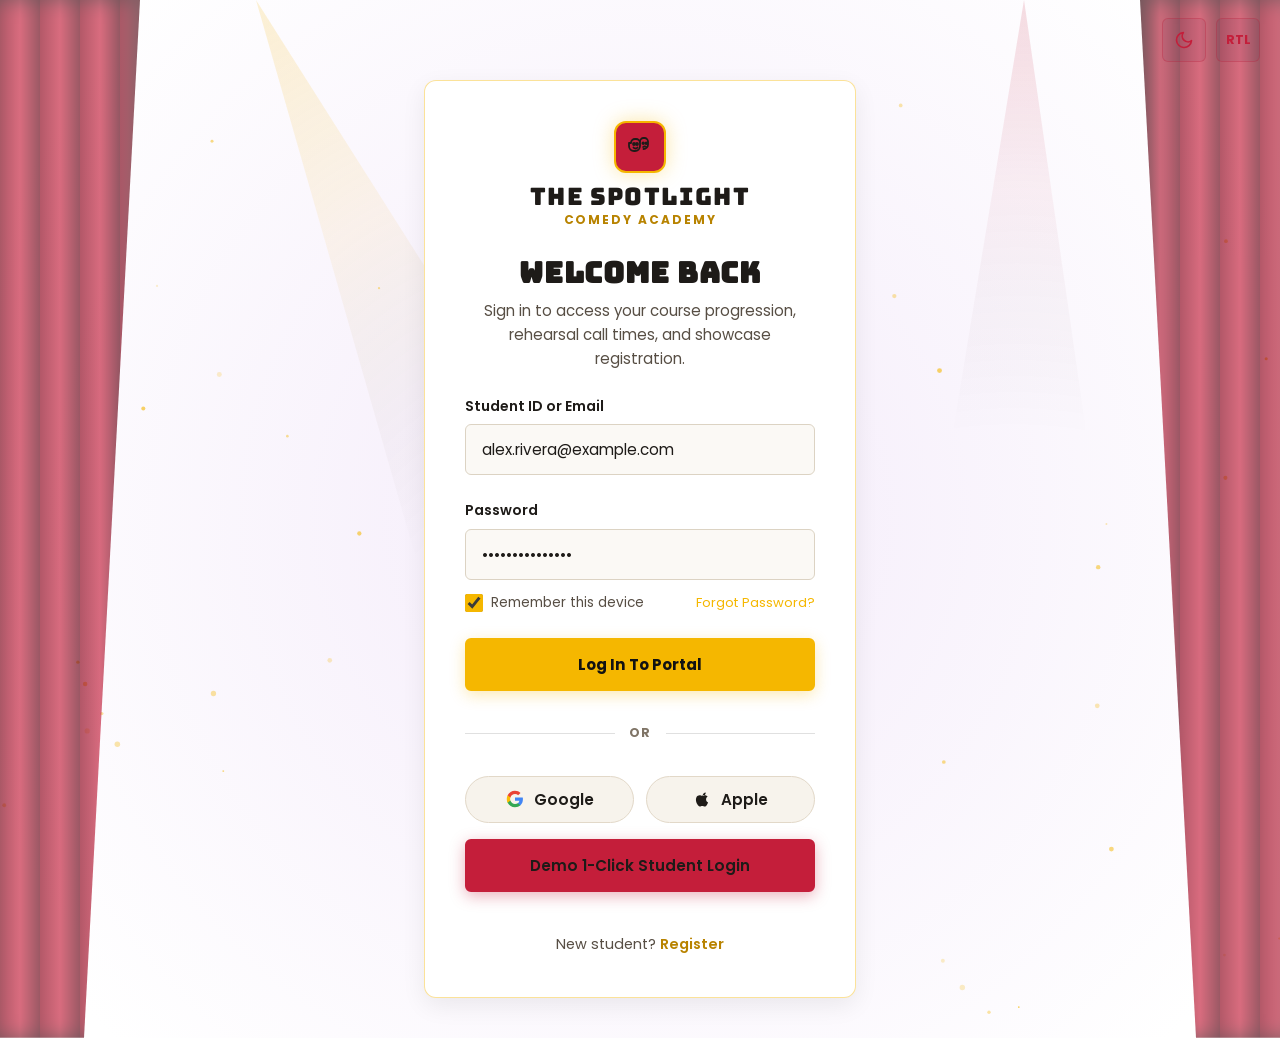
<file: pages/login.html>
<!DOCTYPE html>
<html lang="en" dir="ltr" data-theme="dark">
<head>
  <meta charset="UTF-8">
  <meta name="viewport" content="width=device-width, initial-scale=1.0">
  <title>Student Portal Login — The Spotlight Comedy Academy</title>
  <meta name="description" content="Sign in to your student portal at The Spotlight Comedy Academy. Manage your enrolled comedy classes, track progression, reserve showcase call times, and manage billing.">
  
  <!-- Favicon -->
  <link rel="icon" type="image/svg+xml" href="../assets/images/favicon.svg">
  
  <!-- CSS Stylesheets -->
  <link rel="stylesheet" href="../assets/css/style.css">
  <link rel="stylesheet" href="../assets/css/dark-mode.css">
  <link rel="stylesheet" href="../assets/css/rtl.css" id="rtl-stylesheet" disabled>
</head>
<body style="min-height: 100vh; display: flex; flex-direction: column;">
  <!-- WCAG Skip Link -->
  <a href="#main-content" class="skip-link">Skip to main content</a>

  <!-- Top Right Utility Actions (Outside Box) -->
  <div class="auth-top-actions">
    <button class="utility-btn theme-toggle-btn" aria-label="Toggle Dark/Light Mode">
      <span class="theme-icon">
        <svg width="20" height="20" viewBox="0 0 24 24" fill="none" stroke="currentColor" stroke-width="2"><path d="M21 12.79A9 9 0 1 1 11.21 3 7 7 0 0 0 21 12.79z"/></svg>
      </span>
    </button>
    <button class="utility-btn rtl-toggle-btn" aria-label="Toggle RTL layout">
      <span style="font-weight: 700; font-size: 0.8rem;">RTL</span>
    </button>
  </div>

  <main id="main-content" class="auth-main" style="flex: 1; display: flex; align-items: center; justify-content: center; position: relative; padding: var(--sp-6) var(--sp-3); overflow: hidden;">
    <!-- 3D Stage Animated Canvas -->
    <div class="stage-canvas-container" aria-hidden="true">
      <canvas class="stage-canvas"></canvas>
    </div>

    <div class="curtain-drape-left" aria-hidden="true"></div>
    <div class="curtain-drape-right" aria-hidden="true"></div>

    <!-- Centered Auth Card -->
    <div class="container auth-container" style="max-width: 480px; position: relative; z-index: 10;">
      <div class="theatre-card dark-style auth-card-container" style="border: 2px solid var(--spotlight-gold); padding: var(--sp-5); box-shadow: 0 20px 60px rgba(0, 0, 0, 0.8);">
        <!-- Brand Logo & Name -->
        <a href="index.html" class="auth-card-logo" aria-label="The Spotlight Comedy Academy Home" style="display: flex; flex-direction: column; align-items: center; justify-content: center; text-decoration: none; margin-bottom: 20px;">
          <div class="logo-badge" style="width: 52px; height: 52px; background: var(--curtain-crimson); border: 2px solid var(--spotlight-gold); border-radius: 12px; display: flex; align-items: center; justify-content: center; box-shadow: 0 0 20px rgba(245, 183, 0, 0.35); margin-bottom: 10px;">
            <svg width="30" height="30" viewBox="0 0 24 24" fill="none" stroke="currentColor" stroke-width="1.8" stroke-linecap="round" stroke-linejoin="round" style="color: #ffffff;"><path d="M3 8a4 4 0 0 1 4-4h1a4 4 0 0 1 4 4v3a5 5 0 0 1-5 5h-1a5 5 0 0 1-5-5V8z"/><circle cx="6" cy="9" r="1" fill="currentColor"/><circle cx="9" cy="9" r="1" fill="currentColor"/><path d="M5.5 12.5a2.5 2.5 0 0 0 4 0"/><path d="M12 6.5a3.5 3.5 0 0 1 3.5-3.5h1A3.5 3.5 0 0 1 20 6.5v3a4.5 4.5 0 0 1-4.5 4.5"/><circle cx="15.2" cy="8.2" r="0.8" fill="currentColor"/><circle cx="18.2" cy="8.2" r="0.8" fill="currentColor"/><path d="M15.2 12a2 2 0 0 1 3 0"/></svg>
          </div>
          <div class="logo-text" style="text-align: center;">
            <span class="logo-title" style="display: block; font-family: var(--font-display); font-size: 1.5rem; letter-spacing: 0.05em; color: #ffffff; line-height: 1.1;">THE SPOTLIGHT</span>
            <span class="logo-sub" style="display: block; font-size: 0.75rem; font-weight: 700; text-transform: uppercase; letter-spacing: 0.16em; color: var(--spotlight-gold); margin-top: 4px;">Comedy Academy</span>
          </div>
        </a>

        <h1 style="font-size: 1.8rem; margin: 8px 0; color: #fff;">WELCOME BACK</h1>
        <p class="card-description" style="margin-bottom: 24px;">Sign in to access your course progression, rehearsal call times, and showcase registration.</p>

        <form id="studentLoginForm" novalidate style="width: 100%;">
          <div class="form-group">
            <label class="form-label" for="loginEmail">Student ID or Email</label>
            <input type="email" id="loginEmail" class="form-control" placeholder="alex.rivera@example.com" value="alex.rivera@example.com" required>
            <div class="form-error"></div>
          </div>

          <div class="form-group" style="margin-bottom: 12px;">
            <label class="form-label" for="loginPassword">Password</label>
            <input type="password" id="loginPassword" class="form-control" value="comedyLover2026" required>
            <div class="form-error"></div>
          </div>

          <div class="form-options-row">
            <div class="checkbox-wrap">
              <input type="checkbox" id="rememberMe" checked style="accent-color: var(--spotlight-gold); width: 18px; height: 18px; cursor: pointer; flex-shrink: 0;">
              <label for="rememberMe">Remember this device</label>
            </div>
            <a href="#" onclick="return false;">Forgot Password?</a>
          </div>

          <div style="display: flex; flex-direction: column; gap: 12px; width: 100%;">
            <button type="submit" class="btn btn-gold" style="width: 100%;">Log In To Portal</button>

            <!-- OR Divider -->
            <div class="auth-divider">
              <span>OR</span>
            </div>

            <!-- Social Authentication Buttons -->
            <div class="social-auth-grid">
              <button type="button" class="btn-social-auth google-auth-btn" id="googleLoginBtn">
                <svg width="18" height="18" viewBox="0 0 24 24">
                  <path fill="#4285F4" d="M22.56 12.25c0-.78-.07-1.53-.2-2.25H12v4.26h5.92c-.26 1.37-1.04 2.53-2.21 3.31v2.77h3.57c2.08-1.92 3.28-4.74 3.28-8.09z"/>
                  <path fill="#34A853" d="M12 23c2.97 0 5.46-.98 7.28-2.66l-3.57-2.77c-.98.66-2.23 1.06-3.71 1.06-2.86 0-5.29-1.93-6.16-4.53H2.18v2.84C3.99 20.53 7.7 23 12 23z"/>
                  <path fill="#FBBC05" d="M5.84 14.09c-.22-.66-.35-1.36-.35-2.09s.13-1.43.35-2.09V7.06H2.18C1.43 8.55 1 10.22 1 12s.43 3.45 1.18 4.94l2.85-2.22.81-.63z"/>
                  <path fill="#EA4335" d="M12 5.38c1.62 0 3.06.56 4.21 1.64l3.15-3.15C17.45 2.09 14.97 1 12 1 7.7 1 3.99 3.47 2.18 7.06l3.66 2.84c.87-2.6 3.3-4.52 6.16-4.52z"/>
                </svg>
                <span>Google</span>
              </button>

              <button type="button" class="btn-social-auth apple-auth-btn" id="appleLoginBtn">
                <svg width="18" height="18" viewBox="0 0 24 24" fill="currentColor">
                  <path d="M18.71 19.5c-.83 1.24-1.71 2.45-3.05 2.47-1.34.03-1.77-.79-3.29-.79-1.53 0-2 .77-3.27.82-1.31.05-2.3-1.32-3.14-2.53C4.25 17 2.94 12.45 4.7 9.39c.87-1.52 2.43-2.48 4.12-2.51 1.28-.02 2.5.87 3.29.87.78 0 2.26-1.07 3.81-.91.65.03 2.47.26 3.64 1.98-.09.06-2.17 1.28-2.15 3.81.03 3.02 2.65 4.03 2.68 4.04-.03.07-.42 1.44-1.38 2.83M15.97 6.32c.67-.82 1.13-1.96.99-3.12-1 .04-2.22.67-2.92 1.49-.63.73-1.18 1.9-1.03 3.03 1.12.09 2.28-.58 2.96-1.4"/>
                </svg>
                <span>Apple</span>
              </button>
            </div>

            <button type="button" id="demoLoginBtn" class="btn btn-primary" style="width: 100%; margin-top: 4px;">Demo 1-Click Student Login</button>
          </div>
        </form>

        <div style="margin-top: 24px; padding-top: 16px; border-top: 1px solid rgba(255, 255, 255, 0.1); width: 100%; text-align: center;">
          <p style="font-size: 0.9rem; color: var(--marquee-cream-muted);">
            New student? <a href="register.html" style="color: var(--spotlight-gold); font-weight: 600;">Register</a>
          </p>
        </div>
      </div>
    </div>
  </main>

  <!-- Scripts -->
  <script src="../assets/js/tilt-cards.js"></script>
  <script src="../assets/js/main.js"></script>
  <script>
    document.addEventListener('DOMContentLoaded', () => {
      const loginForm = document.getElementById('studentLoginForm');
      const demoBtn = document.getElementById('demoLoginBtn');
      const googleBtn = document.getElementById('googleLoginBtn');
      const appleBtn = document.getElementById('appleLoginBtn');

      function executeLogin(name = 'Alex Rivera') {
        window.theatreAuth.login(name);
        setTimeout(() => {
          window.location.href = 'dashboard.html';
        }, 300);
      }

      if (loginForm) {
        loginForm.addEventListener('submit', (e) => {
          e.preventDefault();
          executeLogin();
        });
      }

      if (demoBtn) {
        demoBtn.addEventListener('click', () => {
          executeLogin();
        });
      }

      if (googleBtn) {
        googleBtn.addEventListener('click', () => {
          window.theatreAuth.toast('Logging in via Google...');
          executeLogin('Alex Rivera (Google)');
        });
      }

      if (appleBtn) {
        appleBtn.addEventListener('click', () => {
          window.theatreAuth.toast('Logging in via Apple...');
          executeLogin('Alex Rivera (Apple)');
        });
      }
    });
  </script>
</body>
</html>
</file>
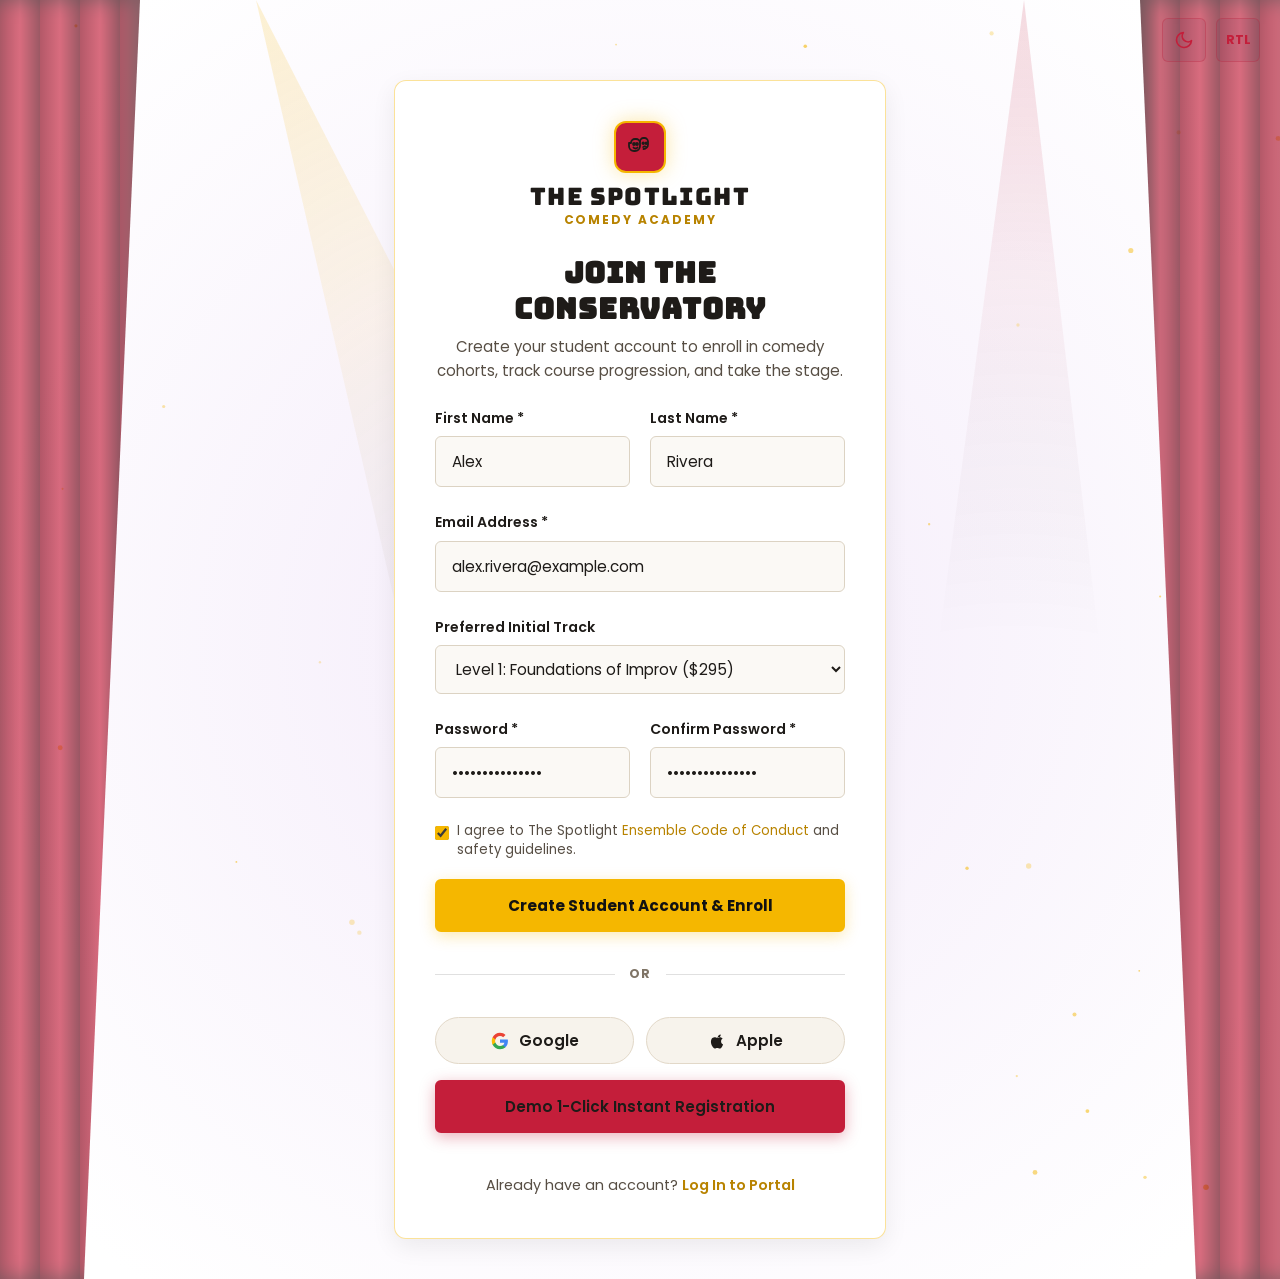
<file: pages/register.html>
<!DOCTYPE html>
<html lang="en" dir="ltr" data-theme="dark">
<head>
  <meta charset="UTF-8">
  <meta name="viewport" content="width=device-width, initial-scale=1.0">
  <title>Student Registration — The Spotlight Comedy Academy</title>
  <meta name="description" content="Register as a new student at The Spotlight Comedy Academy. Enroll in 8-week comedy conservatory cohorts and take the stage.">
  
  <!-- Favicon -->
  <link rel="icon" type="image/svg+xml" href="../assets/images/favicon.svg">
  
  <!-- CSS Stylesheets -->
  <link rel="stylesheet" href="../assets/css/style.css">
  <link rel="stylesheet" href="../assets/css/dark-mode.css">
  <link rel="stylesheet" href="../assets/css/rtl.css" id="rtl-stylesheet" disabled>
</head>
<body style="min-height: 100vh; display: flex; flex-direction: column;">
  <!-- WCAG Skip Link -->
  <a href="#main-content" class="skip-link">Skip to main content</a>

  <!-- Top Right Utility Actions (Outside Box) -->
  <div class="auth-top-actions">
    <button class="utility-btn theme-toggle-btn" aria-label="Toggle Dark/Light Mode">
      <span class="theme-icon">
        <svg width="20" height="20" viewBox="0 0 24 24" fill="none" stroke="currentColor" stroke-width="2"><path d="M21 12.79A9 9 0 1 1 11.21 3 7 7 0 0 0 21 12.79z"/></svg>
      </span>
    </button>
    <button class="utility-btn rtl-toggle-btn" aria-label="Toggle RTL layout">
      <span style="font-weight: 700; font-size: 0.8rem;">RTL</span>
    </button>
  </div>

  <main id="main-content" class="auth-main" style="flex: 1; display: flex; align-items: center; justify-content: center; position: relative; padding: var(--sp-6) var(--sp-3); overflow: hidden;">
    <!-- 3D Stage Animated Canvas -->
    <div class="stage-canvas-container" aria-hidden="true">
      <canvas class="stage-canvas"></canvas>
    </div>

    <div class="curtain-drape-left" aria-hidden="true"></div>
    <div class="curtain-drape-right" aria-hidden="true"></div>

    <!-- Centered Registration Card -->
    <div class="container auth-container" style="max-width: 540px; position: relative; z-index: 10;">
      <div class="theatre-card dark-style auth-card-container" style="border: 2px solid var(--spotlight-gold); padding: var(--sp-5); box-shadow: 0 20px 60px rgba(0, 0, 0, 0.85);">
        <!-- Brand Logo & Name -->
        <a href="index.html" class="auth-card-logo" aria-label="The Spotlight Comedy Academy Home" style="display: flex; flex-direction: column; align-items: center; justify-content: center; text-decoration: none; margin-bottom: 20px;">
          <div class="logo-badge" style="width: 52px; height: 52px; background: var(--curtain-crimson); border: 2px solid var(--spotlight-gold); border-radius: 12px; display: flex; align-items: center; justify-content: center; box-shadow: 0 0 20px rgba(245, 183, 0, 0.35); margin-bottom: 10px;">
            <svg width="30" height="30" viewBox="0 0 24 24" fill="none" stroke="currentColor" stroke-width="1.8" stroke-linecap="round" stroke-linejoin="round" style="color: #ffffff;"><path d="M3 8a4 4 0 0 1 4-4h1a4 4 0 0 1 4 4v3a5 5 0 0 1-5 5h-1a5 5 0 0 1-5-5V8z"/><circle cx="6" cy="9" r="1" fill="currentColor"/><circle cx="9" cy="9" r="1" fill="currentColor"/><path d="M5.5 12.5a2.5 2.5 0 0 0 4 0"/><path d="M12 6.5a3.5 3.5 0 0 1 3.5-3.5h1A3.5 3.5 0 0 1 20 6.5v3a4.5 4.5 0 0 1-4.5 4.5"/><circle cx="15.2" cy="8.2" r="0.8" fill="currentColor"/><circle cx="18.2" cy="8.2" r="0.8" fill="currentColor"/><path d="M15.2 12a2 2 0 0 1 3 0"/></svg>
          </div>
          <div class="logo-text" style="text-align: center;">
            <span class="logo-title" style="display: block; font-family: var(--font-display); font-size: 1.5rem; letter-spacing: 0.05em; color: #ffffff; line-height: 1.1;">THE SPOTLIGHT</span>
            <span class="logo-sub" style="display: block; font-size: 0.75rem; font-weight: 700; text-transform: uppercase; letter-spacing: 0.16em; color: var(--spotlight-gold); margin-top: 4px;">Comedy Academy</span>
          </div>
        </a>

        <h1 style="font-size: 1.8rem; margin: 8px 0; color: #fff;">JOIN THE CONSERVATORY</h1>
        <p class="card-description" style="margin-bottom: 24px;">Create your student account to enroll in comedy cohorts, track course progression, and take the stage.</p>

        <form id="studentRegisterForm" novalidate style="width: 100%;">
          <div class="form-grid-2">
            <div class="form-group">
              <label class="form-label" for="regFirstName">First Name *</label>
              <input type="text" id="regFirstName" class="form-control" placeholder="e.g., Alex" value="Alex" required>
              <div class="form-error"></div>
            </div>

            <div class="form-group">
              <label class="form-label" for="regLastName">Last Name *</label>
              <input type="text" id="regLastName" class="form-control" placeholder="e.g., Rivera" value="Rivera" required>
              <div class="form-error"></div>
            </div>
          </div>

          <div class="form-group">
            <label class="form-label" for="regEmail">Email Address *</label>
            <input type="email" id="regEmail" class="form-control" placeholder="alex.rivera@example.com" value="alex.rivera@example.com" required>
            <div class="form-error"></div>
          </div>

          <div class="form-group">
            <label class="form-label" for="regTrack">Preferred Initial Track</label>
            <select id="regTrack" class="form-control">
              <option value="level1">Level 1: Foundations of Improv ($295)</option>
              <option value="level2">Level 2: Scene Work & Characters ($325)</option>
              <option value="sketch">Sketch Comedy Writing Lab ($345)</option>
              <option value="musical">Musical Improv Intensive ($310)</option>
            </select>
          </div>

          <div class="form-grid-2">
            <div class="form-group">
              <label class="form-label" for="regPassword">Password *</label>
              <input type="password" id="regPassword" class="form-control" value="comedyLover2026" required>
              <div class="form-error"></div>
            </div>

            <div class="form-group">
              <label class="form-label" for="regConfirmPassword">Confirm Password *</label>
              <input type="password" id="regConfirmPassword" class="form-control" value="comedyLover2026" required>
              <div class="form-error"></div>
            </div>
          </div>

          <div style="display: flex; align-items: flex-start; gap: 8px; margin-bottom: 20px; text-align: left;">
            <input type="checkbox" id="agreeTerms" checked style="accent-color: var(--spotlight-gold); width: 18px; height: 18px; margin-top: 2px;">
            <label for="agreeTerms" style="font-size: 0.83rem; color: var(--marquee-cream-muted); line-height: 1.4;">
              I agree to The Spotlight <a href="#" onclick="return false;" style="color: var(--spotlight-gold);">Ensemble Code of Conduct</a> and safety guidelines.
            </label>
          </div>

          <div style="display: flex; flex-direction: column; gap: 12px; width: 100%;">
            <button type="submit" class="btn btn-gold" style="width: 100%;">Create Student Account & Enroll</button>

            <!-- OR Divider -->
            <div class="auth-divider">
              <span>OR</span>
            </div>

            <!-- Social Authentication Buttons -->
            <div class="social-auth-grid">
              <button type="button" class="btn-social-auth google-auth-btn" id="googleRegisterBtn">
                <svg width="18" height="18" viewBox="0 0 24 24">
                  <path fill="#4285F4" d="M22.56 12.25c0-.78-.07-1.53-.2-2.25H12v4.26h5.92c-.26 1.37-1.04 2.53-2.21 3.31v2.77h3.57c2.08-1.92 3.28-4.74 3.28-8.09z"/>
                  <path fill="#34A853" d="M12 23c2.97 0 5.46-.98 7.28-2.66l-3.57-2.77c-.98.66-2.23 1.06-3.71 1.06-2.86 0-5.29-1.93-6.16-4.53H2.18v2.84C3.99 20.53 7.7 23 12 23z"/>
                  <path fill="#FBBC05" d="M5.84 14.09c-.22-.66-.35-1.36-.35-2.09s.13-1.43.35-2.09V7.06H2.18C1.43 8.55 1 10.22 1 12s.43 3.45 1.18 4.94l2.85-2.22.81-.63z"/>
                  <path fill="#EA4335" d="M12 5.38c1.62 0 3.06.56 4.21 1.64l3.15-3.15C17.45 2.09 14.97 1 12 1 7.7 1 3.99 3.47 2.18 7.06l3.66 2.84c.87-2.6 3.3-4.52 6.16-4.52z"/>
                </svg>
                <span>Google</span>
              </button>

              <button type="button" class="btn-social-auth apple-auth-btn" id="appleRegisterBtn">
                <svg width="18" height="18" viewBox="0 0 24 24" fill="currentColor">
                  <path d="M18.71 19.5c-.83 1.24-1.71 2.45-3.05 2.47-1.34.03-1.77-.79-3.29-.79-1.53 0-2 .77-3.27.82-1.31.05-2.3-1.32-3.14-2.53C4.25 17 2.94 12.45 4.7 9.39c.87-1.52 2.43-2.48 4.12-2.51 1.28-.02 2.5.87 3.29.87.78 0 2.26-1.07 3.81-.91.65.03 2.47.26 3.64 1.98-.09.06-2.17 1.28-2.15 3.81.03 3.02 2.65 4.03 2.68 4.04-.03.07-.42 1.44-1.38 2.83M15.97 6.32c.67-.82 1.13-1.96.99-3.12-1 .04-2.22.67-2.92 1.49-.63.73-1.18 1.9-1.03 3.03 1.12.09 2.28-.58 2.96-1.4"/>
                </svg>
                <span>Apple</span>
              </button>
            </div>

            <button type="button" id="demoRegisterBtn" class="btn btn-primary" style="width: 100%; margin-top: 4px;">Demo 1-Click Instant Registration</button>
          </div>
        </form>

        <div style="margin-top: 24px; padding-top: 16px; border-top: 1px solid rgba(255, 255, 255, 0.1); width: 100%; text-align: center;">
          <p style="font-size: 0.9rem; color: var(--marquee-cream-muted);">
            Already have an account? <a href="login.html" style="color: var(--spotlight-gold); font-weight: 600;">Log In to Portal</a>
          </p>
        </div>
      </div>
    </div>
  </main>

  <!-- Scripts -->
  <script src="../assets/js/tilt-cards.js"></script>
  <script src="../assets/js/main.js"></script>
  <script>
    document.addEventListener('DOMContentLoaded', () => {
      const registerForm = document.getElementById('studentRegisterForm');
      const demoBtn = document.getElementById('demoRegisterBtn');
      const googleBtn = document.getElementById('googleRegisterBtn');
      const appleBtn = document.getElementById('appleRegisterBtn');

      function executeRegistration(customName) {
        const firstName = document.getElementById('regFirstName')?.value || 'Alex';
        const lastName = document.getElementById('regLastName')?.value || 'Rivera';
        const fullName = customName || `${firstName} ${lastName}`.trim();
        
        window.theatreAuth.login(fullName);
        window.theatreAuth.toast(`Welcome to The Spotlight! Account active.`);
        setTimeout(() => {
          window.location.href = 'dashboard.html';
        }, 500);
      }

      if (registerForm) {
        registerForm.addEventListener('submit', (e) => {
          e.preventDefault();
          executeRegistration();
        });
      }

      if (demoBtn) {
        demoBtn.addEventListener('click', () => {
          executeRegistration();
        });
      }

      if (googleBtn) {
        googleBtn.addEventListener('click', () => {
          window.theatreAuth.toast('Registering via Google account...');
          executeRegistration('Alex Rivera (Google)');
        });
      }

      if (appleBtn) {
        appleBtn.addEventListener('click', () => {
          window.theatreAuth.toast('Registering via Apple ID...');
          executeRegistration('Alex Rivera (Apple)');
        });
      }
    });
  </script>
</body>
</html>
</file>
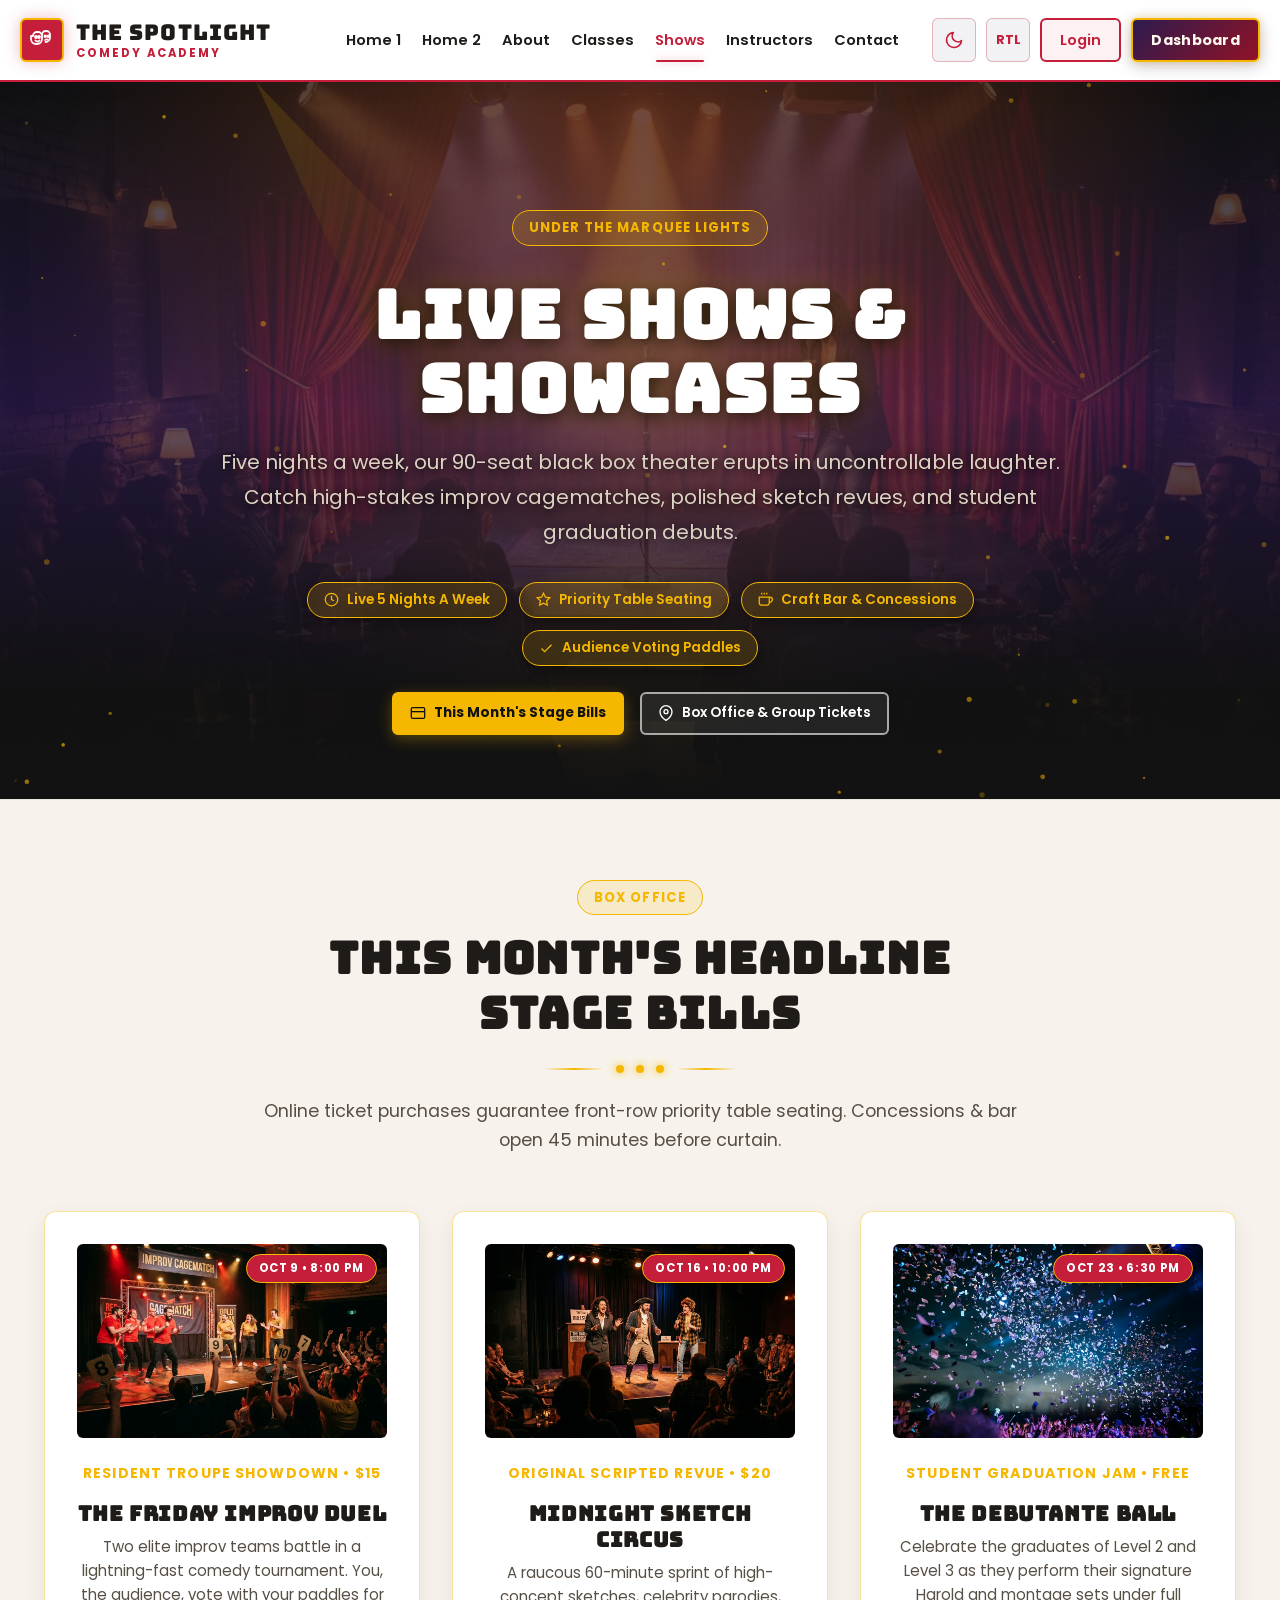
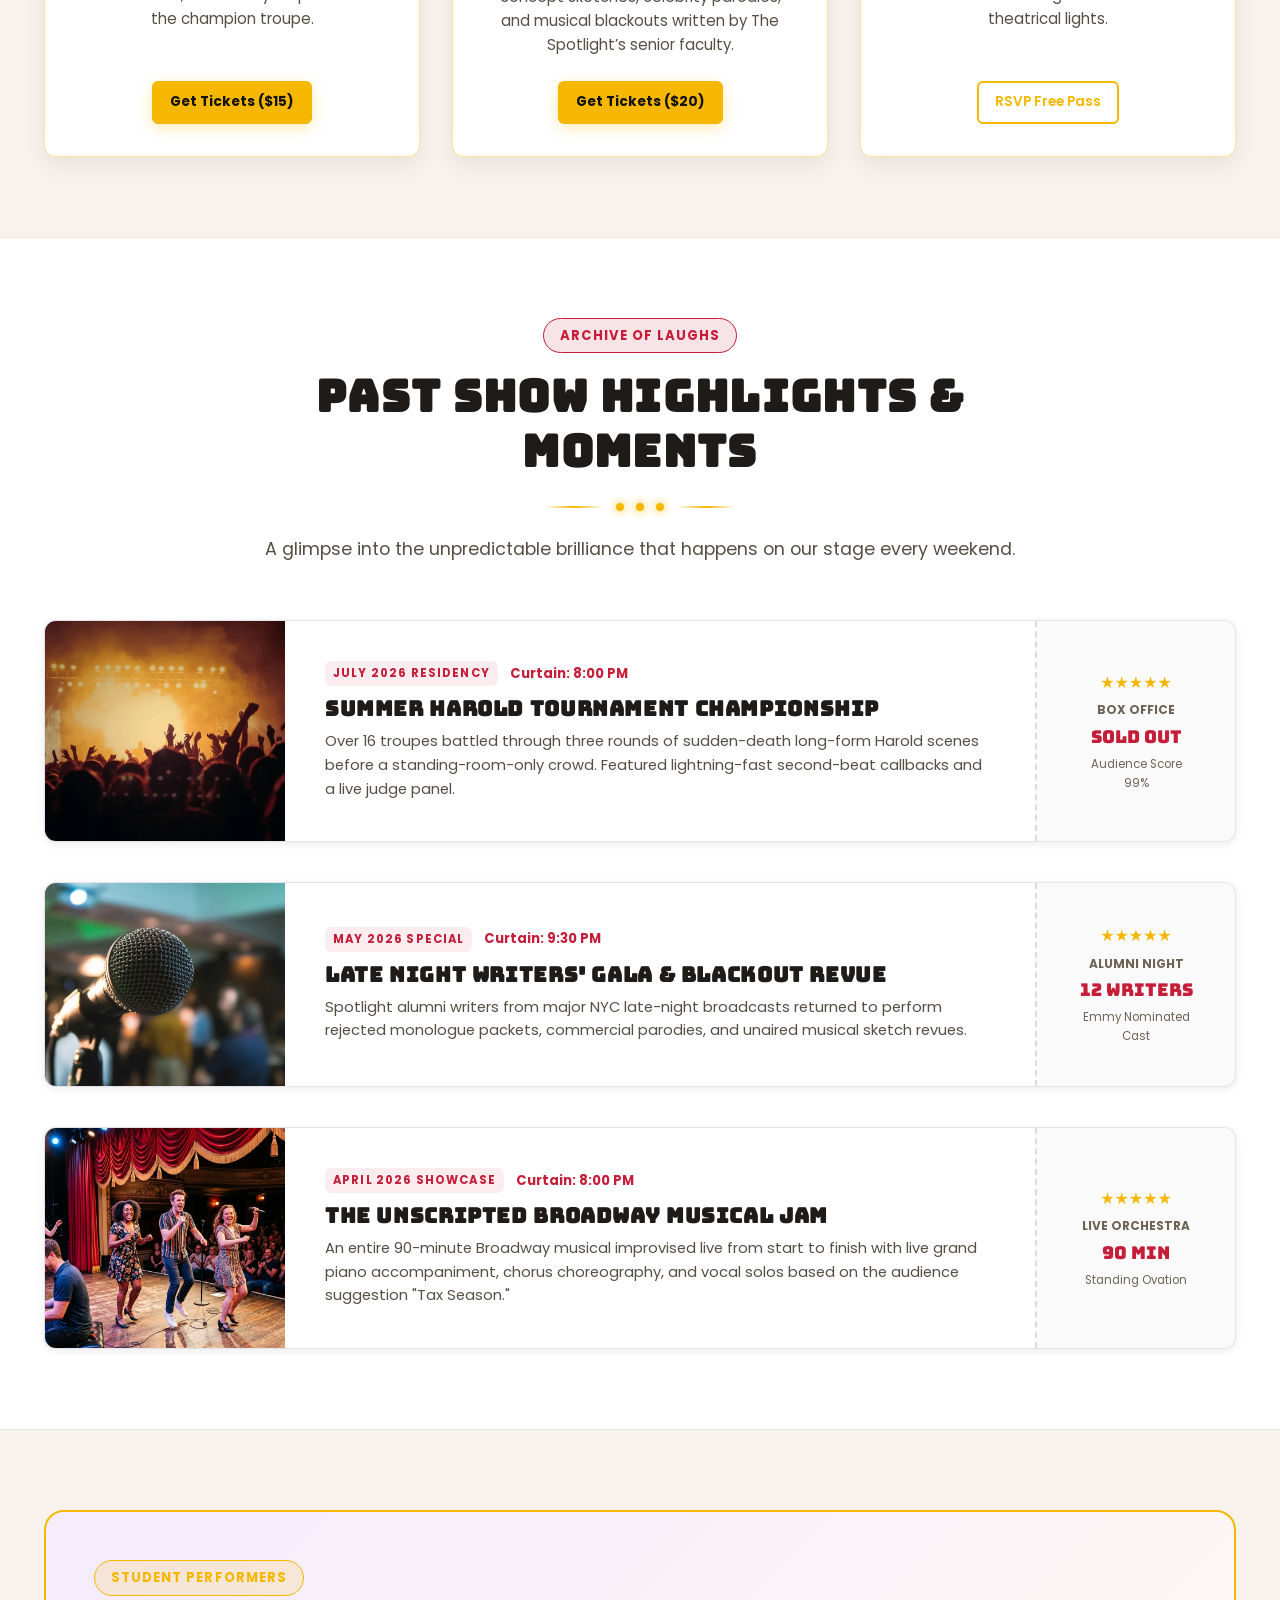
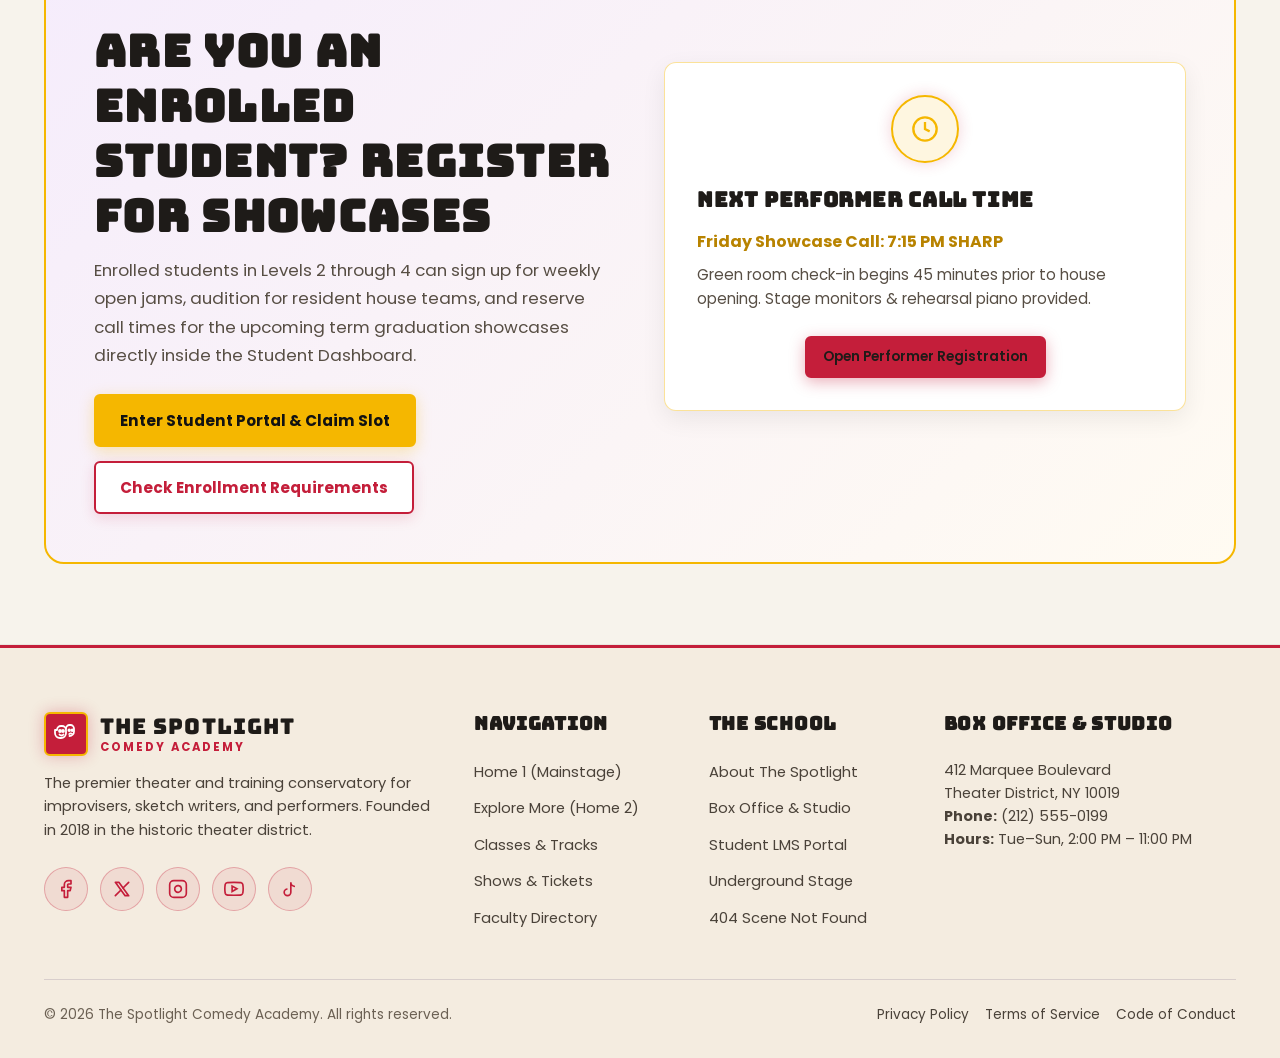
<file: pages/shows.html>
<!DOCTYPE html>
<html lang="en" dir="ltr" data-theme="light">
<head>
  <meta charset="UTF-8">
  <meta name="viewport" content="width=device-width, initial-scale=1.0">
  <title>Live Shows & Showcases — The Spotlight Comedy Academy</title>
  <meta name="description" content="Experience hilarious unscripted comedy in NYC. From the legendary Friday Improv Cagematch to the Midnight Sketch Revue, get tickets or register to perform.">
  
  <!-- Favicon -->
  <link rel="icon" type="image/svg+xml" href="../assets/images/favicon.svg">
  
  <!-- CSS Stylesheets -->
  <link rel="stylesheet" href="../assets/css/style.css?v=20261016c">
  <link rel="stylesheet" href="../assets/css/dark-mode.css?v=20261016c">
  <link rel="stylesheet" href="../assets/css/rtl.css" id="rtl-stylesheet" disabled>

  <style>
    /* Secondary Button visibility in Student Performers banner */
    :root,
    html:not([data-theme="dark"]),
    body:not(.dark-mode) {
      --student-btn-color: #C41E3A;
      --student-btn-border: #C41E3A;
      --student-btn-bg: #ffffff;
    }

    .btn-secondary-student {
      color: var(--student-btn-color, #C41E3A) !important;
      border: 2px solid var(--student-btn-border, #C41E3A) !important;
      background: var(--student-btn-bg, #ffffff) !important;
      box-shadow: 0 4px 14px rgba(196, 30, 58, 0.15) !important;
      font-weight: 700 !important;
      text-decoration: none !important;
      display: inline-flex !important;
      align-items: center !important;
      justify-content: center !important;
      transition: all var(--transition-fast) !important;
      opacity: 1 !important;
      visibility: visible !important;
    }

    .btn-secondary-student:hover,
    .btn-secondary-student:focus,
    .btn-secondary-student:active {
      --student-btn-color: #ffffff;
      --student-btn-border: #C41E3A;
      --student-btn-bg: #C41E3A;
      color: #ffffff !important;
      background: #C41E3A !important;
      border-color: #C41E3A !important;
      box-shadow: 0 6px 18px rgba(196, 30, 58, 0.35) !important;
      transform: translateY(-2px);
    }

    /* Dark Mode styles for Student Performers secondary button */
    html[data-theme="dark"] .btn-secondary-student,
    body.dark-mode .btn-secondary-student {
      --student-btn-color: #ffffff;
      --student-btn-border: rgba(255, 255, 255, 0.7);
      --student-btn-bg: rgba(255, 255, 255, 0.08);
      color: #ffffff !important;
      border: 2px solid rgba(255, 255, 255, 0.7) !important;
      background: rgba(255, 255, 255, 0.08) !important;
      box-shadow: none !important;
    }

    html[data-theme="dark"] .btn-secondary-student:hover,
    body.dark-mode .btn-secondary-student:hover {
      --student-btn-color: #121212;
      --student-btn-border: var(--spotlight-gold);
      --student-btn-bg: var(--spotlight-gold);
      background: var(--spotlight-gold) !important;
      border-color: var(--spotlight-gold) !important;
      color: #121212 !important;
      transform: translateY(-2px) !important;
    }
  </style>

  <!-- JSON-LD Structured Data -->
  <script type="application/ld+json">
  {
    "@context": "https://schema.org",
    "@type": "TheaterEvent",
    "name": "The Friday Improv Cagematch",
    "startDate": "2026-10-09T20:00:00-04:00",
    "location": {
      "@type": "Place",
      "name": "The Spotlight Mainstage Black Box",
      "address": "412 Marquee Boulevard, New York, NY 10019"
    },
    "offers": {
      "@type": "Offer",
      "price": "15.00",
      "priceCurrency": "USD",
      "availability": "https://schema.org/InStock"
    }
  }
  </script>
</head>
<body>
  <!-- WCAG Skip Link -->
  <a href="#main-content" class="skip-link">Skip to main content</a>

  <!-- Top Marquee Navigation -->
  <header class="site-header">
    <div class="header-container">
      <a href="index.html" class="site-logo" aria-label="The Spotlight Comedy Academy Home">
        <div class="logo-badge">
          <svg width="24" height="24" viewBox="0 0 24 24" fill="none" stroke="currentColor" stroke-width="1.8" stroke-linecap="round" stroke-linejoin="round"><path d="M3 8a4 4 0 0 1 4-4h1a4 4 0 0 1 4 4v3a5 5 0 0 1-5 5h-1a5 5 0 0 1-5-5V8z"/><circle cx="6" cy="9" r="1" fill="currentColor"/><circle cx="9" cy="9" r="1" fill="currentColor"/><path d="M5.5 12.5a2.5 2.5 0 0 0 4 0"/><path d="M12 6.5a3.5 3.5 0 0 1 3.5-3.5h1A3.5 3.5 0 0 1 20 6.5v3a4.5 4.5 0 0 1-4.5 4.5"/><circle cx="15.2" cy="8.2" r="0.8" fill="currentColor"/><circle cx="18.2" cy="8.2" r="0.8" fill="currentColor"/><path d="M15.2 12a2 2 0 0 1 3 0"/></svg>
        </div>
        <div class="logo-text">
          <span class="logo-title">THE SPOTLIGHT</span>
          <span class="logo-sub">Comedy Academy</span>
        </div>
      </a>

      <!-- 4-5 Core Nav Items -->
      <nav class="site-nav" aria-label="Main Navigation">
        <ul class="nav-links">
          <li><a href="index.html" class="nav-link">Home 1</a></li>
          <li><a href="home-2.html" class="nav-link">Home 2</a></li>
          <li><a href="about.html" class="nav-link">About</a></li>
          <li><a href="classes.html" class="nav-link">Classes</a></li>
          <li><a href="shows.html" class="nav-link active">Shows</a></li>
          <li><a href="instructors.html" class="nav-link">Instructors</a></li>
          <li><a href="contact.html" class="nav-link">Contact</a></li>
        </ul>

        <!-- Login and Dashboard Buttons -->
        <div class="header-actions">
          <!-- Utility Toggles -->
          <button class="utility-btn theme-toggle-btn" aria-label="Toggle Dark/Light Mode" title="Toggle Dark/Light Mode">
            <span class="theme-icon">
              <svg width="20" height="20" viewBox="0 0 24 24" fill="none" stroke="currentColor" stroke-width="2"><path d="M21 12.79A9 9 0 1 1 11.21 3 7 7 0 0 0 21 12.79z"/></svg>
            </span>
          </button>
          <button class="utility-btn rtl-toggle-btn" aria-label="Toggle RTL layout" title="Toggle RTL layout">
            <span style="font-weight: 700; font-size: 0.8rem;">RTL</span>
          </button>

          <!-- Login and Dashboard Buttons (LAST) -->
          <a href="login.html" class="btn btn-sm btn-login nav-login-btn">Login</a>
          <a href="dashboard.html" class="btn btn-sm btn-dashboard nav-dashboard-btn">Dashboard</a>
        </div>
      </nav>

      <!-- Mobile Hamburger Button -->
      <button class="menu-toggle" aria-label="Toggle Mobile Menu" aria-expanded="false">
        <span></span>
        <span></span>
        <span></span>
      </button>
    </div>
  </header>

  <main id="main-content">
    <!-- ====================================================================
         SECTION 1: HERO BANNER ("Live Shows & Showcases")
         ==================================================================== -->
    <section class="page-hero page-hero-shows" id="shows-hero">
      <!-- 3D Sweeping Stage Spotlight Canvas -->
      <div class="stage-canvas-container" aria-hidden="true">
        <canvas class="stage-canvas"></canvas>
      </div>

      <div class="container" style="max-width: 900px;">
        <span class="section-tag gold">Under The Marquee Lights</span>
        <h1>LIVE SHOWS & SHOWCASES</h1>
        <p class="hero-lead-text">
          Five nights a week, our 90-seat black box theater erupts in uncontrollable laughter. Catch high-stakes improv cagematches, polished sketch revues, and student graduation debuts.
        </p>

        <!-- Theatrical Feature Badges -->
        <div class="hero-badges-row">
          <span class="hero-pill">
            <svg width="15" height="15" viewBox="0 0 24 24" fill="none" stroke="currentColor" stroke-width="2"><circle cx="12" cy="12" r="10"/><polyline points="12 6 12 12 16 14"/></svg>
            Live 5 Nights A Week
          </span>
          <span class="hero-pill">
            <svg width="15" height="15" viewBox="0 0 24 24" fill="none" stroke="currentColor" stroke-width="2"><polygon points="12 2 15.09 8.26 22 9.27 17 14.14 18.18 21.02 12 17.77 5.82 21.02 7 14.14 2 9.27 8.91 8.26 12 2"/></svg>
            Priority Table Seating
          </span>
          <span class="hero-pill">
            <svg width="15" height="15" viewBox="0 0 24 24" fill="none" stroke="currentColor" stroke-width="2"><path d="M18 8h1a4 4 0 0 1 0 8h-1"/><path d="M2 8h16v9a4 4 0 0 1-4 4H6a4 4 0 0 1-4-4V8z"/><line x1="6" y1="1" x2="6" y2="4"/><line x1="10" y1="1" x2="10" y2="4"/><line x1="14" y1="1" x2="14" y2="4"/></svg>
            Craft Bar & Concessions
          </span>
          <span class="hero-pill">
            <svg width="15" height="15" viewBox="0 0 24 24" fill="none" stroke="currentColor" stroke-width="2"><polyline points="20 6 9 17 4 12"/></svg>
            Audience Voting Paddles
          </span>
        </div>

        <!-- Quick Action CTAs -->
        <div class="hero-cta-group" style="margin-top: 26px; margin-bottom: 0;">
          <a href="#upcoming-shows" class="btn btn-sm btn-gold">
            <svg width="16" height="16" viewBox="0 0 24 24" fill="none" stroke="currentColor" stroke-width="2"><rect x="2" y="4" width="20" height="16" rx="2"/><line x1="2" y1="10" x2="22" y2="10"/></svg>
            This Month's Stage Bills
          </a>
          <a href="contact.html" class="btn btn-sm btn-outline">
            <svg width="16" height="16" viewBox="0 0 24 24" fill="none" stroke="currentColor" stroke-width="2"><path d="M21 10c0 7-9 13-9 13s-9-6-9-13a9 9 0 0 1 18 0z"/><circle cx="12" cy="10" r="3"/></svg>
            Box Office & Group Tickets
          </a>
        </div>
      </div>
    </section>

    <!-- ====================================================================
         SECTION 2: UPCOMING SHOWS LISTING (3D Tilt Cards)
         ==================================================================== -->
    <section class="section section-dark" id="upcoming-shows">
      <div class="container">
        <div class="section-header">
          <span class="section-tag gold">Box Office</span>
          <h2>This Month's Headline Stage Bills</h2>
          <div class="marquee-divider">
            <span class="line"></span>
            <span class="bulb"></span>
            <span class="bulb"></span>
            <span class="bulb"></span>
            <span class="line"></span>
          </div>
          <p>Online ticket purchases guarantee front-row priority table seating. Concessions & bar open 45 minutes before curtain.</p>
        </div>

        <div class="card-grid grid-3">
          <!-- Show Card 1 -->
          <div class="theatre-card dark-style">
            <div class="card-image-wrap">
              <div class="card-badge">Oct 9 • 8:00 PM</div>
              <img src="../assets/images/show-friday-fight.webp" alt="Friday Improv Cagematch" width="400" height="250" loading="lazy">
            </div>
            <div class="card-subtitle">Resident Troupe Showdown • $15</div>
            <h3 class="card-title">The Friday Improv Duel</h3>
            <p class="card-description">
              Two elite improv teams battle in a lightning-fast comedy tournament. You, the audience, vote with your paddles for the champion troupe.
            </p>
            <div class="card-footer">
              <button class="btn btn-sm btn-gold">Get Tickets ($15)</button>
            </div>
          </div>

          <!-- Show Card 2 -->
          <div class="theatre-card dark-style">
            <div class="card-image-wrap">
              <div class="card-badge">Oct 16 • 10:00 PM</div>
              <img src="../assets/images/show-sketch-madness.webp" alt="Midnight Sketch Revue" width="400" height="250" loading="lazy">
            </div>
            <div class="card-subtitle">Original Scripted Revue • $20</div>
            <h3 class="card-title">Midnight Sketch Circus</h3>
            <p class="card-description">
              A raucous 60-minute sprint of high-concept sketches, celebrity parodies, and musical blackouts written by The Spotlight’s senior faculty.
            </p>
            <div class="card-footer">
              <button class="btn btn-sm btn-gold">Get Tickets ($20)</button>
            </div>
          </div>

          <!-- Show Card 3 -->
          <div class="theatre-card dark-style">
            <div class="card-image-wrap">
              <div class="card-badge">Oct 23 • 6:30 PM</div>
              <img src="../assets/images/show-graduation-jam.webp" alt="Student Graduation Jam" width="400" height="250" loading="lazy">
            </div>
            <div class="card-subtitle">Student Graduation Jam • Free</div>
            <h3 class="card-title">The Debutante Ball</h3>
            <p class="card-description">
              Celebrate the graduates of Level 2 and Level 3 as they perform their signature Harold and montage sets under full theatrical lights.
            </p>
            <div class="card-footer">
              <button class="btn btn-sm btn-outline-gold">RSVP Free Pass</button>
            </div>
          </div>
        </div>
      </div>
    </section>

    <!-- ====================================================================
         SECTION 3: PAST SHOWS HIGHLIGHT GALLERY
         ==================================================================== -->
    <section class="section">
      <div class="container">
        <div class="section-header">
          <span class="section-tag">Archive of Laughs</span>
          <h2>Past Show Highlights & Moments</h2>
          <div class="marquee-divider">
            <span class="line"></span>
            <span class="bulb"></span>
            <span class="bulb"></span>
            <span class="bulb"></span>
            <span class="line"></span>
          </div>
          <p>A glimpse into the unpredictable brilliance that happens on our stage every weekend.</p>
        </div>

        <div class="playbill-archive-list">
          <!-- Row 1: Harold Tournament -->
          <div class="playbill-archive-row">
            <div class="playbill-archive-media">
              <img src="../assets/images/show-harold-tournament.webp" alt="Summer Harold Tournament champions" width="400" height="250" loading="lazy">
            </div>
            <div class="playbill-archive-details">
              <div class="playbill-archive-meta">
                <span class="playbill-season-tag">July 2026 Residency</span>
                <span style="font-size: 0.82rem; color: var(--curtain-crimson); font-weight: 700;">Curtain: 8:00 PM</span>
              </div>
              <h3>Summer Harold Tournament Championship</h3>
              <p>
                Over 16 troupes battled through three rounds of sudden-death long-form Harold scenes before a standing-room-only crowd. Featured lightning-fast second-beat callbacks and a live judge panel.
              </p>
            </div>
            <div class="playbill-archive-badge-col">
              <div class="playbill-rating-stars">★★★★★</div>
              <div class="playbill-stat-label">Box Office</div>
              <div class="playbill-stat-value">SOLD OUT</div>
              <span style="font-size: 0.72rem; color: var(--text-muted); margin-top: 4px;">Audience Score 99%</span>
            </div>
          </div>

          <!-- Row 2: Late Night Writers' Gala -->
          <div class="playbill-archive-row">
            <div class="playbill-archive-media">
              <img src="../assets/images/show-writers-gala.webp" alt="Special TV comedy writers night" width="400" height="250" loading="lazy">
            </div>
            <div class="playbill-archive-details">
              <div class="playbill-archive-meta">
                <span class="playbill-season-tag">May 2026 Special</span>
                <span style="font-size: 0.82rem; color: var(--curtain-crimson); font-weight: 700;">Curtain: 9:30 PM</span>
              </div>
              <h3>Late Night Writers' Gala & Blackout Revue</h3>
              <p>
                Spotlight alumni writers from major NYC late-night broadcasts returned to perform rejected monologue packets, commercial parodies, and unaired musical sketch revues.
              </p>
            </div>
            <div class="playbill-archive-badge-col">
              <div class="playbill-rating-stars">★★★★★</div>
              <div class="playbill-stat-label">Alumni Night</div>
              <div class="playbill-stat-value">12 WRITERS</div>
              <span style="font-size: 0.72rem; color: var(--text-muted); margin-top: 4px;">Emmy Nominated Cast</span>
            </div>
          </div>

          <!-- Row 3: Broadway Jam -->
          <div class="playbill-archive-row">
            <div class="playbill-archive-media">
              <img src="../assets/images/musical-improv-jam.jpg" alt="Musical improv extravaganza with pianist on stage" width="400" height="250" loading="lazy">
            </div>
            <div class="playbill-archive-details">
              <div class="playbill-archive-meta">
                <span class="playbill-season-tag">April 2026 Showcase</span>
                <span style="font-size: 0.82rem; color: var(--curtain-crimson); font-weight: 700;">Curtain: 8:00 PM</span>
              </div>
              <h3>The Unscripted Broadway Musical Jam</h3>
              <p>
                An entire 90-minute Broadway musical improvised live from start to finish with live grand piano accompaniment, chorus choreography, and vocal solos based on the audience suggestion "Tax Season."
              </p>
            </div>
            <div class="playbill-archive-badge-col">
              <div class="playbill-rating-stars">★★★★★</div>
              <div class="playbill-stat-label">Live Orchestra</div>
              <div class="playbill-stat-value">90 MIN</div>
              <span style="font-size: 0.72rem; color: var(--text-muted); margin-top: 4px;">Standing Ovation</span>
            </div>
          </div>
        </div>
      </div>
    </section>

    <!-- ====================================================================
         SECTION 4: STUDENT SHOWCASE REGISTRATION EXPLAINER + CTA INTO DASHBOARD
         ==================================================================== -->
    <section class="section section-dark student-performers-section">
      <div class="container">
        <div class="corporate-banner student-performers-banner">
          <div>
            <span class="section-tag gold">Student Performers</span>
            <h2 style="font-size: clamp(2rem, 3.5vw, 2.75rem); color: var(--marquee-cream); margin: 12px 0;">Are You An Enrolled Student? Register for Showcases</h2>
            <p style="color: var(--marquee-cream-muted); font-size: 1.05rem; line-height: 1.7; margin-bottom: 24px;">
              Enrolled students in Levels 2 through 4 can sign up for weekly open jams, audition for resident house teams, and reserve call times for the upcoming term graduation showcases directly inside the Student Dashboard.
            </p>
            <div style="display: flex; gap: 14px; flex-wrap: wrap;">
              <a href="dashboard.html" class="btn btn-gold">Enter Student Portal & Claim Slot</a>
              <a href="classes.html" class="btn btn-secondary-student" style="color: var(--student-btn-color, #C41E3A) !important; border: 2px solid var(--student-btn-border, #C41E3A) !important; background: var(--student-btn-bg, #ffffff) !important; font-weight: 700 !important; text-decoration: none !important; box-shadow: 0 4px 14px rgba(196, 30, 58, 0.15) !important;">Check Enrollment Requirements</a>
            </div>
          </div>
          <div style="display: flex; justify-content: center;">
            <div class="theatre-card dark-style" style="border: 2px solid var(--spotlight-gold); width: 100%;">
              <div class="card-icon-wrap gold">
                <svg width="28" height="28" viewBox="0 0 24 24" fill="none" stroke="currentColor" stroke-width="2"><circle cx="12" cy="12" r="10"/><polyline points="12 6 12 12 16 14"/></svg>
              </div>
              <h3 class="card-title">Next Performer Call Time</h3>
              <p style="color: var(--spotlight-gold); font-weight: 700; margin-top: 8px;">Friday Showcase Call: 7:15 PM SHARP</p>
              <p class="card-description" style="margin-top: 8px;">
                Green room check-in begins 45 minutes prior to house opening. Stage monitors & rehearsal piano provided.
              </p>
              <div class="card-footer">
                <a href="dashboard.html" class="btn btn-sm btn-primary">Open Performer Registration</a>
              </div>
            </div>
          </div>
        </div>
      </div>
    </section>
  </main>

  <!-- Site Footer -->
  <footer class="site-footer">
    <div class="container">
      <div class="footer-grid">
        <div>
          <a href="index.html" class="site-logo footer-logo" aria-label="The Spotlight Comedy Academy Home" style="margin-bottom: 16px; display: inline-flex;">
            <div class="logo-badge">
              <svg width="24" height="24" viewBox="0 0 24 24" fill="none" stroke="currentColor" stroke-width="1.8" stroke-linecap="round" stroke-linejoin="round"><path d="M3 8a4 4 0 0 1 4-4h1a4 4 0 0 1 4 4v3a5 5 0 0 1-5 5h-1a5 5 0 0 1-5-5V8z"/><circle cx="6" cy="9" r="1" fill="currentColor"/><circle cx="9" cy="9" r="1" fill="currentColor"/><path d="M5.5 12.5a2.5 2.5 0 0 0 4 0"/><path d="M12 6.5a3.5 3.5 0 0 1 3.5-3.5h1A3.5 3.5 0 0 1 20 6.5v3a4.5 4.5 0 0 1-4.5 4.5"/><circle cx="15.2" cy="8.2" r="0.8" fill="currentColor"/><circle cx="18.2" cy="8.2" r="0.8" fill="currentColor"/><path d="M15.2 12a2 2 0 0 1 3 0"/></svg>
            </div>
            <div class="logo-text">
              <span class="logo-title">THE SPOTLIGHT</span>
              <span class="logo-sub">Comedy Academy</span>
            </div>
          </a>
          <p style="font-size: 0.92rem; line-height: 1.6; margin-bottom: 16px;">
            The premier theater and training conservatory for improvisers, sketch writers, and performers. Founded in 2018 in the historic theater district.
          </p>
          <div class="footer-social-row">
            <a href="https://facebook.com" class="social-icon-btn" aria-label="The Spotlight Facebook" target="_blank" rel="noopener">
              <svg width="20" height="20" viewBox="0 0 24 24" fill="none" stroke="currentColor" stroke-width="2" stroke-linecap="round" stroke-linejoin="round"><path d="M18 2h-3a5 5 0 0 0-5 5v3H7v4h3v8h4v-8h3l1-4h-4V7a1 1 0 0 1 1-1h3z"/></svg>
            </a>
            <a href="https://x.com" class="social-icon-btn" aria-label="The Spotlight X (Twitter)" target="_blank" rel="noopener">
              <svg width="20" height="20" viewBox="0 0 24 24" fill="none" stroke="currentColor" stroke-width="2" stroke-linecap="round" stroke-linejoin="round"><path d="M4 4l11.733 16h4.267l-11.733 -16z"/><path d="M4 20l6.768 -6.768m2.46 -2.46l6.772 -6.772"/></svg>
            </a>
            <a href="https://instagram.com" class="social-icon-btn" aria-label="The Spotlight Instagram" target="_blank" rel="noopener">
              <svg width="20" height="20" viewBox="0 0 24 24" fill="none" stroke="currentColor" stroke-width="2"><rect x="2" y="2" width="20" height="20" rx="5" ry="5"/><path d="M16 11.37A4 4 0 1 1 12.63 8 4 4 0 0 1 16 11.37z"/><line x1="17.5" y1="6.5" x2="17.51" y2="6.5"/></svg>
            </a>
            <a href="https://youtube.com" class="social-icon-btn" aria-label="The Spotlight YouTube" target="_blank" rel="noopener">
              <svg width="20" height="20" viewBox="0 0 24 24" fill="none" stroke="currentColor" stroke-width="2"><path d="M22.54 6.42a2.78 2.78 0 0 0-1.94-2C18.88 4 12 4 12 4s-6.88 0-8.6.46a2.78 2.78 0 0 0-1.94 2A29 29 0 0 0 1 11.75a29 29 0 0 0 .46 5.33A2.78 2.78 0 0 0 3.4 19c1.72.46 8.6.46 8.6.46s6.88 0 8.6-.46a2.78 2.78 0 0 0 1.94-2 29 29 0 0 0 .46-5.25 29 29 0 0 0-.46-5.33z"/><polygon points="9.75 15.02 15.5 11.75 9.75 8.48 9.75 15.02"/></svg>
            </a>
            <a href="https://tiktok.com" class="social-icon-btn" aria-label="The Spotlight TikTok" target="_blank" rel="noopener">
              <svg width="20" height="20" viewBox="0 0 24 24" fill="none" stroke="currentColor" stroke-width="2"><path d="M9 12a4 4 0 1 0 4 4V4a5 5 0 0 0 5 5"/></svg>
            </a>
          </div>
        </div>

        <div>
          <h4 class="footer-title">Navigation</h4>
          <ul class="footer-links-list">
            <li><a href="index.html">Home 1 (Mainstage)</a></li>
            <li><a href="home-2.html">Explore More (Home 2)</a></li>
            <li><a href="classes.html">Classes & Tracks</a></li>
            <li><a href="shows.html">Shows & Tickets</a></li>
            <li><a href="instructors.html">Faculty Directory</a></li>
          </ul>
        </div>

        <div>
          <h4 class="footer-title">The School</h4>
          <ul class="footer-links-list">
            <li><a href="about.html">About The Spotlight</a></li>
            <li><a href="contact.html">Box Office & Studio</a></li>
            <li><a href="dashboard.html">Student LMS Portal</a></li>
            <li><a href="coming-soon.html">Underground Stage</a></li>
            <li><a href="404.html">404 Scene Not Found</a></li>
          </ul>
        </div>

        <div>
          <h4 class="footer-title">Box Office & Studio</h4>
          <p style="font-size: 0.9rem; line-height: 1.6; margin-bottom: 8px;">
            412 Marquee Boulevard<br>
            Theater District, NY 10019<br>
            <strong>Phone:</strong> (212) 555-0199<br>
            <strong>Hours:</strong> Tue–Sun, 2:00 PM – 11:00 PM
          </p>
        </div>
      </div>

      <div class="footer-bottom">
        <div>&copy; 2026 The Spotlight Comedy Academy. All rights reserved.</div>
        <div style="display: flex; gap: 16px;">
          <a href="contact.html">Privacy Policy</a>
          <a href="contact.html">Terms of Service</a>
          <a href="contact.html">Code of Conduct</a>
        </div>
      </div>
    </div>
  </footer>

  <!-- Scripts -->
  <script src="../assets/js/tilt-cards.js"></script>
  <script src="../assets/js/main.js"></script>
</body>
</html>
</file>
<file: assets/css/style.css>
/* ==========================================================================
   THE SPOTLIGHT COMEDY ACADEMY
   Primary Design System & Core Stylesheet
   ========================================================================== */

@import url('https://fonts.googleapis.com/css2?family=Bungee&family=Caveat:wght@600;700&family=Poppins:ital,wght@0,300;0,400;0,500;0,600;0,700;1,400&display=swap');

:root {
  /* Core Theatrical Palette */
  --curtain-crimson: #C41E3A;
  --curtain-crimson-dark: #911227;
  --curtain-crimson-glow: rgba(196, 30, 58, 0.4);
  
  --spotlight-gold: #F5B700;
  --spotlight-gold-light: #FFCF33;
  --spotlight-gold-glow: rgba(245, 183, 0, 0.4);
  
  --stage-violet: #2D1B4E;
  --stage-violet-dark: #1b0f32;
  --stage-violet-soft: rgba(45, 27, 78, 0.85);

  --ink-black: #121212;
  --ink-black-elevated: #1a1a1a;
  --ink-black-card: #202020;
  
  --marquee-cream: #FFF8ED;
  --marquee-cream-muted: #e8dfcf;
  --marquee-cream-surface: #ffffff;

  /* Semantic Theme Mappings (Default: Light Base per spec) */
  --bg-primary: var(--marquee-cream);
  --bg-secondary: #f4ece0;
  --bg-surface: #ffffff;
  --bg-card: #ffffff;
  --bg-dark-section: var(--ink-black);
  
  --text-primary: #1e1b18;
  --text-secondary: #574e44;
  --text-muted: #7f7466;
  --text-inverse: var(--marquee-cream);
  --text-gold: var(--spotlight-gold);
  --text-crimson: var(--curtain-crimson);

  --border-light: rgba(45, 27, 78, 0.12);
  --border-card: rgba(245, 183, 0, 0.3);
  --border-gold: var(--spotlight-gold);
  --border-crimson: var(--curtain-crimson);

  /* Typography */
  --font-display: 'Bungee', cursive, sans-serif;
  --font-body: 'Poppins', system-ui, -apple-system, sans-serif;
  --font-accent: 'Caveat', cursive, sans-serif;

  /* 8px Spacing Scale */
  --sp-1: 8px;
  --sp-2: 16px;
  --sp-3: 24px;
  --sp-4: 32px;
  --sp-5: 40px;
  --sp-6: 48px;
  --sp-7: 56px;
  --sp-8: 64px;
  --sp-9: 72px;
  --sp-10: 80px;
  --sp-12: 96px;
  --sp-16: 128px;

  /* Elevations & Shadows */
  --shadow-sm: 0 2px 8px rgba(0, 0, 0, 0.08);
  --shadow-md: 0 8px 24px rgba(18, 18, 18, 0.12);
  --shadow-lg: 0 16px 40px rgba(18, 18, 18, 0.18);
  --shadow-marquee: 0 0 20px rgba(245, 183, 0, 0.4), 0 0 40px rgba(196, 30, 58, 0.2);
  --shadow-spotlight: 0 20px 50px rgba(0, 0, 0, 0.35);

  /* Transitions */
  --transition-fast: 0.18s cubic-bezier(0.16, 1, 0.3, 1);
  --transition-normal: 0.3s cubic-bezier(0.16, 1, 0.3, 1);
  --transition-slow: 0.6s cubic-bezier(0.16, 1, 0.3, 1);

  /* Radii */
  --radius-sm: 6px;
  --radius-md: 12px;
  --radius-lg: 20px;
  --radius-full: 9999px;

  /* Layout */
  --container-max: 1240px;
  --header-height: 80px;
}

/* ==========================================================================
   Base & Reset
   ========================================================================== */
*, *::before, *::after {
  box-sizing: border-box;
  margin: 0;
  padding: 0;
}

html {
  font-size: 16px;
  scroll-behavior: smooth;
  text-size-adjust: 100%;
}

body {
  font-family: var(--font-body);
  font-size: 1rem;
  line-height: 1.65;
  color: var(--text-primary);
  background-color: var(--bg-primary);
  overflow-x: hidden;
  position: relative;
  min-height: 100vh;
  display: flex;
  flex-direction: column;
}

/* Skip link for WCAG 2.1 AA */
.skip-link {
  position: absolute;
  top: -60px;
  left: 16px;
  background: var(--curtain-crimson);
  color: var(--marquee-cream);
  padding: 12px 20px;
  font-weight: 600;
  z-index: 9999;
  border-radius: var(--radius-sm);
  transition: top var(--transition-fast);
  text-decoration: none;
}
.skip-link:focus {
  top: 16px;
}

/* Focus indicator for WCAG AA */
:focus-visible {
  outline: 3px solid var(--spotlight-gold);
  outline-offset: 3px;
}

img {
  max-width: 100%;
  height: auto;
  display: block;
}

a {
  color: inherit;
  text-decoration: none;
  transition: color var(--transition-fast);
}

ul, ol {
  list-style: none;
}

button, input, select, textarea {
  font: inherit;
}

/* Typography Scale */
h1, h2, h3, h4, h5, h6 {
  font-family: var(--font-display);
  letter-spacing: 0.03em;
  line-height: 1.25;
  color: inherit;
}

h1 { font-size: clamp(2rem, 5vw, 3.75rem); }
h2 { font-size: clamp(1.75rem, 3.5vw, 2.75rem); }
h3 { font-size: clamp(1.35rem, 2.5vw, 1.85rem); }
h4 { font-size: clamp(1.15rem, 1.8vw, 1.35rem); }

.caveat-quote {
  font-family: var(--font-accent);
  font-size: 1.6rem;
  line-height: 1.3;
}

/* Layout Containers */
.container {
  width: 100%;
  max-width: var(--container-max);
  margin-left: auto;
  margin-right: auto;
  padding-left: var(--sp-3);
  padding-right: var(--sp-3);
}

.section {
  padding-top: var(--sp-10);
  padding-bottom: var(--sp-10);
  position: relative;
}

.section-dark {
  background-color: var(--ink-black);
  color: var(--marquee-cream);
}

.section-violet {
  background: radial-gradient(circle at center, #3b2268 0%, var(--stage-violet) 100%);
  color: var(--marquee-cream);
}

/* Header & Marquee Badges */
.section-tag {
  display: inline-flex;
  align-items: center;
  gap: 8px;
  background: rgba(196, 30, 58, 0.12);
  border: 1px solid var(--curtain-crimson);
  color: var(--curtain-crimson);
  padding: 6px 16px;
  border-radius: var(--radius-full);
  font-size: 0.82rem;
  font-weight: 700;
  text-transform: uppercase;
  letter-spacing: 0.08em;
  margin-bottom: var(--sp-2);
}

.section-tag.gold {
  background: rgba(245, 183, 0, 0.15);
  border-color: var(--spotlight-gold);
  color: var(--spotlight-gold);
}

.section-header {
  text-align: center;
  max-width: 760px;
  margin: 0 auto var(--sp-7) auto;
}

.section-header p {
  margin-top: var(--sp-2);
  color: var(--text-secondary);
  font-size: 1.1rem;
}

.section-dark .section-header p {
  color: var(--marquee-cream-muted);
}

/* Marquee Bulbs Decorative Line */
.marquee-divider {
  display: flex;
  align-items: center;
  justify-content: center;
  gap: 12px;
  margin: var(--sp-3) auto;
}

.marquee-divider .bulb {
  width: 8px;
  height: 8px;
  border-radius: 50%;
  background: var(--spotlight-gold);
  box-shadow: 0 0 10px var(--spotlight-gold);
}

.marquee-divider .line {
  height: 2px;
  width: 60px;
  background: linear-gradient(90deg, transparent, var(--spotlight-gold), transparent);
}

/* ==========================================================================
   Navigation Bar (Marquee Stage Header)
   ========================================================================== */
.site-header {
  --header-element-height: 44px;
  position: sticky;
  top: 0;
  z-index: 1000;
  background: rgba(255, 248, 237, 0.96);
  backdrop-filter: blur(12px);
  -webkit-backdrop-filter: blur(12px);
  border-bottom: 2px solid var(--curtain-crimson);
  box-shadow: 0 4px 20px rgba(45, 27, 78, 0.08);
  transition: all var(--transition-normal);
}

body.menu-open {
  overflow: hidden !important;
}

.site-header.menu-active {
  backdrop-filter: none !important;
  -webkit-backdrop-filter: none !important;
  background: #121212 !important;
  border-bottom-color: var(--spotlight-gold) !important;
}

.header-container {
  display: flex;
  align-items: center;
  justify-content: space-between;
  height: var(--header-height, 80px);
  padding: 0 20px;
  max-width: 1360px;
  width: 100%;
  margin: 0 auto;
  box-sizing: border-box;
}

/* Brand Logo - Uniform 44px Height & Centered Alignment */
.site-logo {
  display: inline-flex;
  align-items: center;
  height: var(--header-element-height, 44px);
  min-height: var(--header-element-height, 44px);
  gap: 12px;
  text-decoration: none;
  color: var(--text-primary);
  flex-shrink: 0;
  box-sizing: border-box;
}

.logo-badge {
  width: var(--header-element-height, 44px);
  height: var(--header-element-height, 44px);
  min-width: var(--header-element-height, 44px);
  min-height: var(--header-element-height, 44px);
  background: var(--curtain-crimson);
  border: 2px solid var(--spotlight-gold);
  border-radius: var(--radius-sm);
  display: inline-flex;
  align-items: center;
  justify-content: center;
  box-shadow: 0 0 15px rgba(196, 30, 58, 0.3);
  color: #ffffff;
  box-sizing: border-box;
  flex-shrink: 0;
}

.logo-badge svg {
  display: block;
  width: 24px;
  height: 24px;
  color: #ffffff;
}

.logo-text {
  display: flex;
  flex-direction: column;
  justify-content: center;
  height: var(--header-element-height, 44px);
  box-sizing: border-box;
}

.logo-title {
  font-family: var(--font-display);
  font-size: 1.35rem;
  letter-spacing: 0.05em;
  color: #1e1b18;
  line-height: 1.1;
  margin: 0;
}

.logo-sub {
  font-size: 0.72rem;
  font-weight: 700;
  text-transform: uppercase;
  letter-spacing: 0.18em;
  color: var(--curtain-crimson);
  margin-top: 3px;
  line-height: 1;
}

/* Core Navbar Links - Uniform 44px Height & Centered Alignment */
.site-nav {
  display: flex;
  align-items: center;
  gap: 16px;
  height: var(--header-element-height, 44px);
}

.nav-links {
  display: flex;
  align-items: center;
  gap: 3px;
  list-style: none;
  margin: 0;
  padding: 0;
  height: var(--header-element-height, 44px);
}

.nav-links li {
  display: inline-flex;
  align-items: center;
  height: var(--header-element-height, 44px);
  margin: 0;
  padding: 0;
}

.site-nav:not(.mobile-open) .nav-link {
  display: inline-flex;
  align-items: center;
  justify-content: center;
  height: var(--header-element-height, 44px);
  min-height: var(--header-element-height, 44px);
  padding: 0 9px;
  color: #3c352e;
  font-weight: 600;
  font-size: 0.92rem;
  line-height: 1;
  position: relative;
  transition: color var(--transition-fast), background-color var(--transition-fast);
  border-radius: var(--radius-sm);
  white-space: nowrap;
  box-sizing: border-box;
}

.site-nav:not(.mobile-open) .nav-link:hover {
  color: var(--curtain-crimson);
  background: rgba(196, 30, 58, 0.05);
}

.site-nav:not(.mobile-open) .nav-link.active {
  color: var(--curtain-crimson);
}

.site-nav:not(.mobile-open) .nav-link.active::after {
  content: '';
  position: absolute;
  bottom: 0;
  left: 10px;
  right: 10px;
  height: 2.5px;
  background: var(--curtain-crimson);
  box-shadow: 0 0 8px var(--curtain-crimson-glow);
  border-radius: 2px;
}

/* Header Action Controls - Uniform 44px Row Height & Perfect Alignment */
.header-actions {
  display: flex;
  align-items: center;
  gap: 10px;
  height: var(--header-element-height, 44px);
}

/* Utility Toggles (Dark/Light + RTL Icons) - Exactly 44px x 44px */
.utility-btn {
  width: var(--header-element-height, 44px);
  height: var(--header-element-height, 44px);
  min-width: var(--header-element-height, 44px);
  min-height: var(--header-element-height, 44px);
  padding: 0;
  border-radius: var(--radius-sm);
  background: rgba(45, 27, 78, 0.06);
  border: 1.5px solid rgba(196, 30, 58, 0.3);
  color: var(--curtain-crimson);
  display: inline-flex;
  align-items: center;
  justify-content: center;
  cursor: pointer;
  transition: all var(--transition-fast);
  box-sizing: border-box;
  flex-shrink: 0;
  line-height: 1;
  vertical-align: middle;
}

.utility-btn .theme-icon {
  display: inline-flex;
  align-items: center;
  justify-content: center;
  width: 100%;
  height: 100%;
  line-height: 1;
}

.utility-btn svg {
  display: block;
  width: 20px;
  height: 20px;
  margin: auto;
}

.utility-btn span {
  display: inline-flex;
  align-items: center;
  justify-content: center;
  line-height: 1;
}

.utility-btn:hover {
  background: rgba(196, 30, 58, 0.12);
  border-color: var(--curtain-crimson);
  color: var(--curtain-crimson-dark);
  transform: translateY(-1px);
}

/* Header CTA Buttons - Enforce Strict 44px Uniform Height & Centered Alignment */
.site-header .nav-login-btn,
.site-header .nav-dashboard-btn,
.site-header .header-actions .btn {
  height: var(--header-element-height, 44px) !important;
  min-height: var(--header-element-height, 44px) !important;
  display: inline-flex;
  align-items: center;
  justify-content: center;
  padding: 0 18px;
  font-size: 0.9rem;
  line-height: 1;
  box-sizing: border-box;
  flex-shrink: 0;
  border-radius: var(--radius-sm);
  white-space: nowrap;
  margin: 0;
}

/* Buttons */
.btn {
  display: inline-flex;
  align-items: center;
  justify-content: center;
  gap: 8px;
  padding: 12px 24px;
  min-height: 44px;
  min-width: 44px;
  border-radius: var(--radius-sm);
  font-weight: 600;
  font-size: 0.95rem;
  cursor: pointer;
  transition: all var(--transition-fast);
  border: 2px solid transparent;
  text-decoration: none;
  white-space: nowrap;
}

.btn-sm {
  padding: 8px 16px;
  font-size: 0.85rem;
  min-height: 38px;
}

.btn-lg {
  padding: 16px 36px;
  font-size: 1.05rem;
  min-height: 52px;
}

/* Primary Button: Curtain Crimson with Marquee Edge */
.btn-primary {
  background: var(--curtain-crimson);
  color: var(--marquee-cream) !important;
  border-color: var(--curtain-crimson);
  box-shadow: 0 4px 15px rgba(196, 30, 58, 0.35);
}

.btn-primary:hover,
.btn-primary:focus,
.btn-primary:active {
  background: #a5162f !important;
  border-color: #a5162f !important;
  box-shadow: 0 6px 20px rgba(196, 30, 58, 0.55);
  transform: translateY(-2px);
  color: #ffffff !important;
}

/* Secondary Button: Spotlight Gold */
.btn-gold {
  background: var(--spotlight-gold);
  color: var(--ink-black) !important;
  border-color: var(--spotlight-gold);
  font-weight: 700;
  box-shadow: 0 4px 15px rgba(245, 183, 0, 0.3);
  transition: all var(--transition-fast);
}

.btn-gold:hover,
.btn-gold:focus,
.btn-gold:active {
  background: #ffcf33 !important;
  border-color: #ffcf33 !important;
  box-shadow: 0 8px 25px rgba(245, 183, 0, 0.6), 0 0 15px rgba(255, 207, 51, 0.4);
  transform: translateY(-2px) scale(1.01);
  color: #121212 !important;
}

/* Outline Button - Context Aware */
.btn-outline {
  background: transparent;
  color: var(--text-primary);
  border-color: rgba(18, 18, 18, 0.35);
}

.btn-outline:not(:hover):not(:focus):not(:active) {
  background: transparent;
  color: var(--text-primary);
  border-color: rgba(18, 18, 18, 0.35);
}

body.dark-mode .section-dark .btn-outline,
body.dark-mode .section-dark .btn-outline:not(:hover):not(:focus):not(:active),
:root[data-theme="dark"] .section-dark .btn-outline,
:root[data-theme="dark"] .section-dark .btn-outline:not(:hover):not(:focus):not(:active),
.section-violet .btn-outline,
.section-violet .btn-outline:not(:hover):not(:focus):not(:active),
.page-hero .btn-outline,
.page-hero .btn-outline:not(:hover):not(:focus):not(:active),
.hero-home1 .btn-outline,
.hero-home1 .btn-outline:not(:hover):not(:focus):not(:active),
.hero-home2 .btn-outline,
.hero-home2 .btn-outline:not(:hover):not(:focus):not(:active),
.site-footer .btn-outline,
.site-footer .btn-outline:not(:hover):not(:focus):not(:active),
.theatre-card.dark-style .btn-outline,
.theatre-card.dark-style .btn-outline:not(:hover):not(:focus):not(:active) {
  color: #ffffff !important;
  border-color: rgba(255, 255, 255, 0.6) !important;
  background: rgba(255, 255, 255, 0.08) !important;
}

.btn-outline:hover,
.btn-outline:focus,
.btn-outline:active,
body.dark-mode .section-dark .btn-outline:hover,
:root[data-theme="dark"] .section-dark .btn-outline:hover,
.section-violet .btn-outline:hover,
.page-hero .btn-outline:hover,
.hero-home1 .btn-outline:hover,
.hero-home2 .btn-outline:hover,
.site-footer .btn-outline:hover,
.theatre-card.dark-style .btn-outline:hover {
  background: var(--spotlight-gold) !important;
  border-color: var(--spotlight-gold) !important;
  color: #121212 !important;
  transform: translateY(-2px);
}

/* Outline Gold Button */
.btn-outline-gold:not(:hover):not(:focus):not(:active) {
  background: transparent;
  color: #9e7500 !important;
  border-color: var(--spotlight-gold);
  font-weight: 600;
}

.section-dark .btn-outline-gold:not(:hover):not(:focus):not(:active),
.section-violet .btn-outline-gold:not(:hover):not(:focus):not(:active),
.page-hero .btn-outline-gold:not(:hover):not(:focus):not(:active),
.theatre-card.dark-style .btn-outline-gold:not(:hover):not(:focus):not(:active) {
  color: var(--spotlight-gold) !important;
}

.btn-outline-gold:hover,
.btn-outline-gold:focus,
.btn-outline-gold:active,
.section-dark .btn-outline-gold:hover,
.section-violet .btn-outline-gold:hover,
.page-hero .btn-outline-gold:hover,
.theatre-card.dark-style .btn-outline-gold:hover {
  background: var(--spotlight-gold) !important;
  border-color: var(--spotlight-gold) !important;
  color: #121212 !important;
  box-shadow: 0 0 15px var(--spotlight-gold-glow);
}

/* Auth Buttons in Nav - Uniform 44px Height & Centered Alignment */
.btn-login {
  color: var(--curtain-crimson) !important;
  background: rgba(196, 30, 58, 0.06);
  border: 2px solid var(--curtain-crimson);
  height: var(--header-element-height, 44px);
  min-height: var(--header-element-height, 44px);
  padding: 0 18px;
  font-size: 0.9rem;
  font-weight: 600;
  line-height: 1;
  display: inline-flex;
  align-items: center;
  justify-content: center;
  box-sizing: border-box;
  border-radius: var(--radius-sm);
  transition: all var(--transition-fast);
}

.btn-login:hover,
.btn-login:focus,
.btn-login:active {
  background: var(--curtain-crimson) !important;
  border-color: var(--curtain-crimson) !important;
  color: #FFF8ED !important;
  box-shadow: 0 4px 14px rgba(196, 30, 58, 0.35);
  transform: translateY(-1px);
}

.btn-dashboard {
  background: linear-gradient(135deg, var(--stage-violet) 0%, #911227 100%);
  color: #FFF8ED !important;
  border: 2px solid var(--spotlight-gold);
  height: var(--header-element-height, 44px);
  min-height: var(--header-element-height, 44px);
  padding: 0 18px;
  font-size: 0.9rem;
  font-weight: 700;
  letter-spacing: 0.02em;
  line-height: 1;
  display: inline-flex;
  align-items: center;
  justify-content: center;
  box-sizing: border-box;
  border-radius: var(--radius-sm);
  box-shadow: 0 4px 15px rgba(45, 27, 78, 0.25), 0 0 10px rgba(245, 183, 0, 0.3);
  transition: all var(--transition-fast);
}

.btn-dashboard:hover,
.btn-dashboard:focus,
.btn-dashboard:active {
  background: linear-gradient(135deg, #911227 0%, var(--stage-violet) 100%);
  color: var(--spotlight-gold) !important;
  border-color: var(--spotlight-gold-light);
  box-shadow: 0 6px 20px rgba(196, 30, 58, 0.4), 0 0 16px rgba(245, 183, 0, 0.5);
  transform: translateY(-2px);
}

.btn-dashboard.disabled {
  opacity: 0.6;
  cursor: not-allowed;
  pointer-events: auto;
}

/* Hamburger Menu Button - Uniform 44px x 44px Touch Target */
.menu-toggle {
  display: none;
  flex-direction: column;
  justify-content: center;
  align-items: center;
  gap: 5px;
  width: var(--header-element-height, 44px);
  height: var(--header-element-height, 44px);
  min-width: var(--header-element-height, 44px);
  min-height: var(--header-element-height, 44px);
  background: transparent;
  border: 1.5px solid rgba(245, 183, 0, 0.4);
  border-radius: var(--radius-sm);
  cursor: pointer;
  padding: 0;
  box-sizing: border-box;
  flex-shrink: 0;
  transition: all var(--transition-fast);
  z-index: 1001;
}

.menu-toggle span {
  display: block;
  width: 22px;
  height: 2px;
  background-color: var(--spotlight-gold);
  transition: all var(--transition-fast);
}

.menu-toggle.open span:nth-child(1) {
  transform: translateY(7px) rotate(45deg);
}
.menu-toggle.open span:nth-child(2) {
  opacity: 0;
}
.menu-toggle.open span:nth-child(3) {
  transform: translateY(-7px) rotate(-45deg);
}

/* ==========================================================================
   MANDATORY SECTION 6: THEATRE 3D TILT CARDS
   Strict Center Alignment & Mouse-Tracking Spotlight Glow
   ========================================================================== */
.card-grid {
  display: grid;
  gap: var(--sp-4);
  perspective: 1200px;
}

.grid-3 {
  grid-template-columns: repeat(3, 1fr);
}

.grid-4 {
  grid-template-columns: repeat(4, 1fr);
}

.grid-2 {
  grid-template-columns: repeat(2, 1fr);
}

/* Theatrical Tilt Card Base */
.theatre-card {
  position: relative;
  background: var(--bg-card);
  border: 1px solid var(--border-card);
  border-radius: var(--radius-md);
  padding: var(--sp-4);
  overflow: hidden;
  box-shadow: var(--shadow-md);
  transform-style: preserve-3d;
  transition: transform var(--transition-fast), box-shadow var(--transition-fast), border-color var(--transition-fast);
  will-change: transform;
  display: flex;
  flex-direction: column;
  /* MANDATORY RULE: Strictly center-aligned icon and text in every view size */
  text-align: center;
  align-items: center;
  justify-content: flex-start;
}

/* Card on Dark Background */
.section-dark .theatre-card,
.theatre-card.dark-style {
  background: var(--ink-black-card);
  border-color: rgba(245, 183, 0, 0.25);
  color: var(--marquee-cream);
}

/* Spotlight Glow Overlay (tracks cursor via CSS variables --mouse-x & --mouse-y) */
.theatre-card::before {
  content: '';
  position: absolute;
  top: 0;
  left: 0;
  right: 0;
  bottom: 0;
  border-radius: inherit;
  background: radial-gradient(
    450px circle at var(--mouse-x, 50%) var(--mouse-y, 50%),
    rgba(245, 183, 0, 0.18),
    rgba(196, 30, 58, 0.08) 40%,
    transparent 70%
  );
  opacity: 0;
  pointer-events: none;
  transition: opacity var(--transition-normal);
  z-index: 2;
}

.theatre-card:hover {
  border-color: var(--spotlight-gold);
  box-shadow: 0 20px 45px rgba(0, 0, 0, 0.3), 0 0 25px rgba(245, 183, 0, 0.25);
}

.theatre-card:hover::before {
  opacity: 1;
}

/* Interior elements of the card with 3D elevation */
.theatre-card > * {
  position: relative;
  z-index: 3;
}

.card-icon-wrap {
  width: 68px;
  height: 68px;
  border-radius: 50%;
  background: rgba(196, 30, 58, 0.1);
  border: 2px solid var(--curtain-crimson);
  color: var(--curtain-crimson);
  display: flex;
  align-items: center;
  justify-content: center;
  margin: 0 auto var(--sp-3) auto;
  box-shadow: 0 0 15px rgba(196, 30, 58, 0.2);
  transform: translateZ(25px);
  transition: transform var(--transition-fast), background var(--transition-fast), color var(--transition-fast);
}

.theatre-card:hover .card-icon-wrap {
  background: var(--curtain-crimson);
  color: var(--marquee-cream);
  border-color: var(--spotlight-gold);
  box-shadow: 0 0 20px rgba(245, 183, 0, 0.5);
  transform: translateZ(35px) scale(1.05);
}

.card-icon-wrap.gold {
  background: rgba(245, 183, 0, 0.12);
  border-color: var(--spotlight-gold);
  color: var(--spotlight-gold);
}

.theatre-card:hover .card-icon-wrap.gold {
  background: var(--spotlight-gold);
  color: var(--ink-black);
}

.card-image-wrap {
  width: 100%;
  border-radius: var(--radius-sm);
  overflow: hidden;
  margin-bottom: var(--sp-3);
  position: relative;
  aspect-ratio: 16 / 10;
  transform: translateZ(15px);
}

.card-image-wrap img {
  width: 100%;
  height: 100%;
  object-fit: cover;
  transition: transform var(--transition-slow);
}

.theatre-card:hover .card-image-wrap img {
  transform: scale(1.06);
}

.card-badge {
  position: absolute;
  top: 16px;
  right: 16px;
  z-index: 5;
  background: var(--curtain-crimson);
  color: #ffffff;
  padding: 4px 12px;
  font-size: 0.72rem;
  font-weight: 700;
  border-radius: var(--radius-full);
  text-transform: uppercase;
  letter-spacing: 0.06em;
  border: 1px solid var(--spotlight-gold);
  box-shadow: 0 4px 12px rgba(0, 0, 0, 0.4);
  white-space: nowrap;
}

.card-image-wrap .card-badge {
  top: 10px;
  right: 10px;
}

.card-title {
  font-size: 1.3rem;
  margin-bottom: var(--sp-1);
  transform: translateZ(20px);
  text-align: center;
}

.card-subtitle {
  font-size: 0.88rem;
  font-weight: 700;
  color: #9e7500;
  text-transform: uppercase;
  letter-spacing: 0.08em;
  margin-bottom: var(--sp-2);
  transform: translateZ(15px);
  text-align: center;
}

.section-dark .card-subtitle,
.section-violet .card-subtitle,
.theatre-card.dark-style .card-subtitle,
body.dark-mode .card-subtitle {
  color: var(--spotlight-gold) !important;
}

.card-description {
  font-size: 0.94rem;
  line-height: 1.6;
  color: var(--text-secondary);
  margin-bottom: var(--sp-3);
  transform: translateZ(10px);
  text-align: center;
  overflow-wrap: anywhere;
  word-break: break-word;
}

.section-dark .card-description {
  color: var(--marquee-cream-muted);
}

.contact-info-list {
  display: flex;
  flex-direction: column;
  gap: 12px;
  width: 100%;
}

.contact-info-item {
  display: flex;
  flex-direction: column;
  align-items: center;
  gap: 2px;
  width: 100%;
}

.contact-info-label {
  font-size: 0.8rem;
  font-weight: 700;
  text-transform: uppercase;
  letter-spacing: 0.06em;
  color: var(--marquee-cream-muted);
}

.contact-card-link {
  color: var(--spotlight-gold);
  text-decoration: none;
  font-weight: 600;
  font-size: 0.95rem;
  overflow-wrap: anywhere;
  word-break: break-word;
  max-width: 100%;
  transition: color var(--transition-fast);
}

.contact-card-link:hover {
  color: #ffffff;
  text-decoration: underline;
}

/* Auth / Standalone Pages Top Actions Bar */
.auth-top-actions {
  position: absolute !important;
  top: 18px !important;
  right: 20px !important;
  z-index: 1000 !important;
  display: flex !important;
  gap: 10px !important;
  align-items: center !important;
}

.auth-main,
main#main-content.auth-main,
body > main#main-content.auth-main,
body.dark-mode > main#main-content.auth-main,
html[data-theme="dark"] body > main#main-content.auth-main {
  padding-top: 80px !important;
  padding-bottom: 40px !important;
  box-sizing: border-box !important;
}

.card-footer {
  margin-top: auto;
  width: 100%;
  display: flex;
  flex-direction: column;
  align-items: center;
  justify-content: center;
  gap: 12px;
  transform: translateZ(20px);
}

/* ==========================================================================
   3D Animated Stage Background Canvas & Elements
   ========================================================================== */
.stage-canvas-container {
  position: absolute;
  top: 0;
  left: 0;
  width: 100%;
  height: 100%;
  overflow: hidden;
  pointer-events: none;
  z-index: 1;
}

.stage-canvas {
  width: 100%;
  height: 100%;
  display: block;
  opacity: 0.85;
}

/* Theatrical Curtain Swags */
.curtain-drape-left,
.curtain-drape-right {
  position: absolute;
  top: 0;
  bottom: 0;
  width: 140px;
  pointer-events: none;
  z-index: 2;
  background: repeating-linear-gradient(
    90deg,
    #8b0018 0px,
    #C41E3A 20px,
    #660012 40px
  );
  opacity: 0.65;
  box-shadow: inset -10px 0 20px rgba(0, 0, 0, 0.7);
}

.curtain-drape-left {
  left: 0;
  clip-path: polygon(0 0, 100% 0, 60% 100%, 0% 100%);
}

.curtain-drape-right {
  right: 0;
  clip-path: polygon(0 0, 100% 0, 100% 100%, 40% 100%);
  box-shadow: inset 10px 0 20px rgba(0, 0, 0, 0.7);
}

/* Floating Comedy Masks */
.floating-mask {
  position: absolute;
  width: 70px;
  height: 70px;
  opacity: 0.22;
  filter: drop-shadow(0 0 15px var(--spotlight-gold));
  animation: floatMask 14s ease-in-out infinite alternate;
  pointer-events: none;
}

@keyframes floatMask {
  0% { transform: translateY(0px) rotate(-6deg); }
  50% { transform: translateY(-30px) rotate(4deg); }
  100% { transform: translateY(-15px) rotate(-2deg); }
}

/* ==========================================================================
   Hero Section 1: Grand Marquee Stage
   ========================================================================== */
.hero-home1 {
  position: relative;
  min-height: 88vh;
  display: flex;
  align-items: center;
  justify-content: center;
  background: radial-gradient(circle at 50% 30%, #301948 0%, #121212 85%);
  color: var(--marquee-cream);
  padding: calc(var(--header-height) + var(--sp-6)) var(--sp-3) var(--sp-10) var(--sp-3);
  text-align: center;
  overflow: hidden;
}

.hero-content {
  position: relative;
  z-index: 10;
  max-width: 920px;
  margin: 0 auto;
}

.hero-eyebrow {
  display: inline-flex;
  align-items: center;
  gap: 10px;
  background: rgba(245, 183, 0, 0.15);
  border: 1px solid var(--spotlight-gold);
  color: var(--spotlight-gold);
  padding: 8px 22px;
  border-radius: var(--radius-full);
  font-size: 0.88rem;
  font-weight: 700;
  letter-spacing: 0.14em;
  text-transform: uppercase;
  margin-bottom: var(--sp-3);
  box-shadow: 0 0 20px rgba(245, 183, 0, 0.3);
}

.hero-title {
  font-size: clamp(2.5rem, 6.5vw, 4.75rem);
  text-transform: uppercase;
  letter-spacing: 0.04em;
  line-height: 1.1;
  margin-bottom: var(--sp-3);
  text-shadow: 0 4px 20px rgba(0, 0, 0, 0.8), 0 0 30px rgba(245, 183, 0, 0.35);
}

.hero-title span {
  color: var(--spotlight-gold);
  display: inline-block;
}

.hero-subtitle {
  font-size: clamp(1.05rem, 2vw, 1.35rem);
  color: var(--marquee-cream-muted);
  max-width: 720px;
  margin: 0 auto var(--sp-5) auto;
  line-height: 1.7;
}

.hero-cta-group {
  display: flex;
  align-items: center;
  justify-content: center;
  gap: 16px;
  flex-wrap: wrap;
  margin-bottom: var(--sp-5);
}

.hero-stats-bar {
  display: grid;
  grid-template-columns: repeat(4, 1fr);
  gap: var(--sp-3);
  padding-top: var(--sp-5);
  border-top: 1px solid rgba(245, 183, 0, 0.2);
  margin-top: var(--sp-4);
}

.stat-item {
  text-align: center;
}

.stat-number {
  font-family: var(--font-display);
  font-size: clamp(1.8rem, 3.5vw, 2.6rem);
  color: var(--spotlight-gold);
  line-height: 1.1;
}

.stat-label {
  font-size: 0.85rem;
  color: var(--marquee-cream-muted);
  text-transform: uppercase;
  letter-spacing: 0.06em;
  margin-top: 4px;
}

/* ==========================================================================
   Hero Section 2: Split-Screen & "Pick Your Comedy Path"
   ========================================================================== */
.hero-home2 {
  position: relative;
  min-height: 85vh;
  display: flex;
  align-items: center;
  background: linear-gradient(135deg, var(--stage-violet) 0%, var(--ink-black) 100%);
  color: var(--marquee-cream);
  padding: calc(var(--header-height) + var(--sp-6)) var(--sp-3) var(--sp-8) var(--sp-3);
  overflow: hidden;
}

.home2-grid {
  display: grid;
  grid-template-columns: 1.1fr 0.9fr;
  gap: var(--sp-6);
  align-items: center;
}

.home2-lead h1 {
  font-size: clamp(2.2rem, 5vw, 4rem);
  line-height: 1.15;
  margin-bottom: var(--sp-3);
}

.home2-lead h1 span {
  color: var(--spotlight-gold);
}

.home2-lead p {
  font-size: 1.15rem;
  color: var(--marquee-cream-muted);
  margin-bottom: var(--sp-4);
  line-height: 1.7;
}

/* Interactive Path Selector Widget */
.path-selector-widget {
  background: rgba(18, 18, 18, 0.85);
  border: 2px solid var(--border-gold);
  border-radius: var(--radius-lg);
  padding: var(--sp-4);
  box-shadow: 0 15px 40px rgba(0, 0, 0, 0.45);
  backdrop-filter: blur(10px);
  width: 100%;
  max-width: 480px;
  margin: 0 auto;
}

.path-selector-tabs {
  display: grid;
  grid-template-columns: 1fr 1fr;
  gap: 8px;
  background: rgba(255, 255, 255, 0.06);
  padding: 6px;
  border-radius: var(--radius-sm);
  margin-bottom: var(--sp-3);
}

.path-tab-btn {
  padding: 8px 10px;
  border: none;
  background: transparent;
  color: var(--marquee-cream-muted);
  font-weight: 600;
  font-size: 0.88rem;
  line-height: 1.3;
  min-height: 52px;
  border-radius: var(--radius-sm);
  cursor: pointer;
  transition: all var(--transition-fast);
  display: flex;
  align-items: center;
  justify-content: center;
  text-align: center;
  gap: 6px;
}

.path-tab-btn.active {
  background: var(--curtain-crimson);
  color: var(--marquee-cream);
  box-shadow: 0 2px 10px rgba(196, 30, 58, 0.4);
}

.path-content-panel {
  display: none;
  animation: fadeIn 0.3s ease;
  text-align: left;
}

.path-content-panel.active {
  display: block;
}

.path-content-panel p {
  text-align: center;
}

.path-feature-list {
  display: flex;
  flex-direction: column;
  gap: 12px;
  margin: 16px auto;
  max-width: 360px;
  width: 100%;
}

.path-feature-item {
  display: flex;
  align-items: flex-start;
  gap: 10px;
  font-size: 0.92rem;
  color: var(--marquee-cream);
  text-align: left;
}

.path-feature-item svg {
  color: var(--spotlight-gold);
  flex-shrink: 0;
  margin-top: 3px;
}

/* ==========================================================================
   Inner Pages Theatrical Hero Banners (Classes, Shows, Instructors, Contact)
   ========================================================================== */
.page-hero {
  position: relative;
  min-height: 520px;
  display: flex;
  align-items: center;
  justify-content: center;
  padding: calc(var(--header-height) + var(--sp-6)) var(--sp-3) var(--sp-8) var(--sp-3);
  text-align: center;
  background-size: cover;
  background-position: center center;
  background-repeat: no-repeat;
  color: var(--marquee-cream);
  overflow: hidden;
  isolation: isolate;
}

/* Individual page hero background images */
.page-hero-classes {
  background-image: url('../images/hero-classes-bg.jpg');
  background-position: center 32%;
}

.page-hero-shows {
  background-image: url('../images/hero-shows-bg.jpg');
  background-position: center 30%;
}

.page-hero-instructors {
  background-image: url('../images/hero-instructors-bg.webp');
  background-position: center 30%;
}

.page-hero-contact {
  background-image: url('../images/hero-contact-bg.jpg');
  background-position: center 40%;
  min-height: auto;
  padding-bottom: var(--sp-8);
}

.page-hero-about {
  background-image: url('../images/hero-curtain-stage.webp');
  background-position: center 40%;
}

/* Theatrical Multi-Layer Gradient Overlays for Depth, Contrast & Stage Glow */
.page-hero::before {
  content: '';
  position: absolute;
  inset: 0;
  background: 
    radial-gradient(ellipse at 50% 15%, rgba(245, 183, 0, 0.16) 0%, transparent 65%),
    linear-gradient(180deg, 
      rgba(18, 18, 18, 0.80) 0%, 
      rgba(45, 27, 78, 0.74) 45%, 
      rgba(18, 18, 18, 0.94) 86%,
      var(--ink-black) 100%
    );
  z-index: 1;
  pointer-events: none;
}

/* Subtle Stage Spotlight Vignette */
.page-hero::after {
  content: '';
  position: absolute;
  inset: 0;
  background: radial-gradient(circle at 50% 0%, rgba(196, 30, 58, 0.20) 0%, transparent 60%);
  z-index: 2;
  pointer-events: none;
}

.page-hero .stage-canvas-container {
  z-index: 3;
}

.page-hero > .container {
  position: relative;
  z-index: 10;
}

/* Hero Typography Enhancement */
.page-hero h1 {
  font-size: clamp(2.3rem, 5.2vw, 4.2rem);
  margin: 16px 0 18px 0;
  text-transform: uppercase;
  letter-spacing: 0.04em;
  line-height: 1.12;
  color: #ffffff;
  text-shadow: 0 4px 24px rgba(0, 0, 0, 0.95), 0 0 35px rgba(245, 183, 0, 0.35);
}

.page-hero .hero-lead-text {
  font-size: clamp(1.05rem, 2vw, 1.25rem);
  color: var(--marquee-cream-muted);
  line-height: 1.75;
  max-width: 840px;
  margin: 0 auto;
  text-shadow: 0 2px 10px rgba(0, 0, 0, 0.9);
}

/* Hero Feature Badges / Feature Pills */
.hero-badges-row {
  display: flex;
  flex-wrap: wrap;
  align-items: center;
  justify-content: center;
  gap: 12px;
  margin-top: var(--sp-4);
}

.hero-pill {
  display: inline-flex;
  align-items: center;
  gap: 8px;
  padding: 6px 16px;
  background: rgba(18, 18, 18, 0.82);
  border: 1px solid rgba(245, 183, 0, 0.35);
  border-radius: var(--radius-full);
  font-size: 0.84rem;
  font-weight: 600;
  color: var(--spotlight-gold);
  backdrop-filter: blur(10px);
  -webkit-backdrop-filter: blur(10px);
  box-shadow: 0 4px 15px rgba(0, 0, 0, 0.45);
  transition: transform var(--transition-fast), border-color var(--transition-fast), box-shadow var(--transition-fast);
}

.hero-pill:hover {
  transform: translateY(-2px);
  border-color: var(--spotlight-gold);
  box-shadow: 0 6px 20px rgba(245, 183, 0, 0.3);
}

.hero-pill svg {
  color: var(--spotlight-gold);
  flex-shrink: 0;
}

/* Glassmorphic Contact Card in Hero */
.page-hero .form-card {
  background: rgba(18, 18, 18, 0.90);
  backdrop-filter: blur(16px);
  -webkit-backdrop-filter: blur(16px);
  border: 2px solid var(--spotlight-gold);
  box-shadow: 0 20px 60px rgba(0, 0, 0, 0.7);
  color: #ffffff;
}

/* ==========================================================================
   Home 1 & Home 2 Specific Modules
   ========================================================================== */

/* Step Process Visual (Home 2) */
.steps-grid {
  display: grid;
  grid-template-columns: repeat(3, 1fr);
  gap: var(--sp-4);
  position: relative;
  align-items: stretch;
}

.step-card {
  position: relative;
  background: var(--bg-card);
  border: 1px solid var(--border-card);
  border-radius: var(--radius-md);
  padding: var(--sp-4);
  text-align: center;
  align-items: center;
  display: flex;
  flex-direction: column;
  height: 100%;
  box-shadow: var(--shadow-md);
}

.step-card .card-footer {
  margin-top: auto;
  width: 100%;
  display: flex;
  align-items: center;
  justify-content: center;
  padding-top: var(--sp-3);
}

.step-card .card-footer .btn {
  width: 100%;
  max-width: 220px;
  justify-content: center;
}

.section-dark .step-card {
  background: var(--ink-black-card);
}

.step-number-badge {
  width: 56px;
  height: 56px;
  border-radius: 50%;
  background: var(--spotlight-gold);
  color: var(--ink-black);
  font-family: var(--font-display);
  font-size: 1.5rem;
  display: flex;
  align-items: center;
  justify-content: center;
  margin-bottom: var(--sp-3);
  box-shadow: 0 0 15px rgba(245, 183, 0, 0.4);
}

/* Corporate Workshops Module */
.corporate-banner {
  background: radial-gradient(circle at right, #442475 0%, var(--stage-violet) 60%, var(--ink-black) 100%);
  border: 2px solid var(--spotlight-gold);
  border-radius: var(--radius-lg);
  padding: var(--sp-6);
  color: var(--marquee-cream);
  display: grid;
  grid-template-columns: 1fr 1fr;
  gap: var(--sp-6);
  align-items: center;
}

/* Classes Page Conversion Banner ("Seats Reserve Rapidly") */
.classes-cta-banner .classes-cta-action {
  display: flex;
  flex-direction: column;
  align-items: center;
  justify-content: center;
  text-align: center;
}

.classes-cta-banner .classes-cta-btn {
  padding: 24px 52px !important;
  font-size: 1.18rem !important;
  width: 100% !important;
  max-width: 440px !important;
  min-height: 68px !important;
  display: inline-flex !important;
  align-items: center !important;
  justify-content: center !important;
  text-align: center !important;
  border-radius: var(--radius-md) !important;
  box-shadow: 0 8px 25px rgba(245, 183, 0, 0.45), 0 0 15px rgba(255, 207, 51, 0.3) !important;
  transition: all var(--transition-fast) !important;
}

.classes-cta-banner .classes-cta-btn:hover {
  transform: translateY(-3px) scale(1.02) !important;
  box-shadow: 0 12px 30px rgba(245, 183, 0, 0.65), 0 0 20px rgba(255, 207, 51, 0.5) !important;
}

@media (max-width: 639.98px) {
  .classes-cta-banner .classes-cta-btn {
    padding: 18px 28px !important;
    font-size: 1.05rem !important;
    max-width: 100% !important;
    min-height: 56px !important;
  }
}

/* Testimonial Quote Cards */
.testimonial-card {
  background: var(--bg-card);
  border: 1px solid var(--border-card);
  border-radius: var(--radius-md);
  padding: var(--sp-5);
  text-align: center;
  display: flex;
  flex-direction: column;
  align-items: center;
  justify-content: space-between;
  box-shadow: var(--shadow-md);
  height: 100%;
}

.section-dark .testimonial-card {
  background: var(--ink-black-card);
}

.testimonial-quote {
  font-family: var(--font-accent);
  font-size: 1.45rem;
  color: var(--text-primary);
  line-height: 1.4;
  margin-bottom: var(--sp-4);
  flex: 1;
  display: flex;
  align-items: center;
  justify-content: center;
  text-align: center;
}

.section-dark .testimonial-quote {
  color: var(--marquee-cream);
}

/* ==========================================================================
   Interactive Theatrical Map Component
   ========================================================================== */
.interactive-map-card {
  position: relative;
  border-radius: var(--radius-lg);
  box-shadow: 0 16px 45px rgba(0, 0, 0, 0.5);
  transition: border-color var(--transition-medium), box-shadow var(--transition-medium);
}

.interactive-map-card:hover {
  border-color: var(--spotlight-gold) !important;
  box-shadow: 0 20px 50px rgba(245, 183, 0, 0.25);
}

.subway-badge {
  font-family: var(--font-body);
  transition: transform var(--transition-fast);
}

.subway-badge:hover {
  transform: scale(1.18);
}

@keyframes pulseBeacon {
  0% {
    transform: scale(0.8);
    opacity: 1;
  }
  100% {
    transform: scale(2.2);
    opacity: 0;
  }
}

.beacon-wave {
  animation: pulseBeacon 2s infinite cubic-bezier(0.215, 0.61, 0.355, 1);
}

.map-status-dot {
  animation: statusPulse 2s infinite ease-in-out;
}

@keyframes statusPulse {
  0%, 100% { opacity: 1; }
  50% { opacity: 0.4; }
}

.testimonial-footer {
  margin-top: auto;
  text-align: center;
  width: 100%;
  padding-top: var(--sp-3);
  border-top: 1px dashed rgba(245, 183, 0, 0.2);
}

.student-author {
  font-weight: 700;
  font-size: 1.05rem;
  color: var(--curtain-crimson);
  margin-bottom: 2px;
}

.student-meta {
  font-size: 0.85rem;
  color: var(--text-muted);
}

/* Comparison Table on Classes Page */
.table-responsive {
  width: 100%;
  overflow-x: auto;
  border-radius: var(--radius-md);
  box-shadow: var(--shadow-md);
  border: 1px solid var(--border-card);
}

.theatre-table {
  width: 100%;
  border-collapse: collapse;
  text-align: center;
  background: var(--bg-surface);
}

.section-dark .theatre-table {
  background: var(--ink-black-card);
  color: var(--marquee-cream);
}

.theatre-table th {
  background: var(--curtain-crimson);
  color: var(--marquee-cream);
  padding: 16px 20px;
  font-family: var(--font-display);
  font-size: 0.95rem;
  letter-spacing: 0.05em;
  text-align: center;
}

.theatre-table td {
  padding: 16px 20px;
  border-bottom: 1px solid var(--border-light);
  font-size: 0.92rem;
  text-align: center;
}

.theatre-table tr:last-child td {
  border-bottom: none;
}

/* FAQ Accordion */
.faq-grid {
  display: flex;
  flex-direction: column;
  gap: var(--sp-2);
  max-width: 820px;
  margin: 0 auto;
}

.faq-item {
  border: 1px solid var(--border-card);
  border-radius: var(--radius-sm);
  background: var(--bg-surface);
  overflow: hidden;
  transition: all var(--transition-fast);
}

.section-dark .faq-item {
  background: var(--ink-black-card);
}

.faq-question {
  width: 100%;
  padding: 20px 24px;
  display: flex;
  align-items: center;
  justify-content: space-between;
  background: transparent;
  border: none;
  font-family: var(--font-body);
  font-weight: 600;
  font-size: 1.05rem;
  color: inherit;
  cursor: pointer;
  text-align: left;
}

.faq-icon {
  width: 24px;
  height: 24px;
  display: inline-flex;
  align-items: center;
  justify-content: center;
  color: var(--spotlight-gold);
  transition: transform var(--transition-fast);
}

.faq-item.active .faq-icon {
  transform: rotate(180deg);
}

.faq-answer {
  max-height: 0;
  overflow: hidden;
  transition: max-height var(--transition-normal);
  padding: 0 24px;
  color: var(--text-secondary);
  font-size: 0.95rem;
  line-height: 1.6;
}

.section-dark .faq-answer {
  color: var(--marquee-cream-muted);
}

.faq-item.active .faq-answer {
  max-height: 250px;
  padding-bottom: 20px;
}

/* ==========================================================================
   Forms & Client-Side Validation
   ========================================================================== */
.form-card {
  background: var(--bg-surface);
  border: 1px solid var(--border-card);
  border-radius: var(--radius-lg);
  padding: var(--sp-6);
  box-shadow: var(--shadow-lg);
}

.section-dark .form-card {
  background: var(--ink-black-card);
}

.form-grid-2,
.form-row-2col {
  display: grid;
  grid-template-columns: 1fr 1fr;
  gap: 20px;
}

.contact-studio-grid {
  display: grid;
  grid-template-columns: 1.2fr 0.8fr;
  gap: var(--sp-5);
}

.form-group {
  margin-bottom: var(--sp-3);
  text-align: left;
}

.form-label {
  display: block;
  font-size: 0.88rem;
  font-weight: 600;
  margin-bottom: 6px;
  color: inherit;
}

.form-control {
  width: 100%;
  padding: 12px 16px;
  border-radius: var(--radius-sm);
  border: 1.5px solid var(--border-light);
  background: var(--bg-primary);
  color: inherit;
  font-size: 0.95rem;
  transition: border-color var(--transition-fast), box-shadow var(--transition-fast);
}

.section-dark .form-control {
  background: rgba(255, 255, 255, 0.05);
  border-color: rgba(255, 255, 255, 0.15);
  color: var(--marquee-cream);
}

.form-control:focus {
  outline: none;
  border-color: var(--spotlight-gold);
  box-shadow: 0 0 10px rgba(245, 183, 0, 0.3);
}

.form-control.is-invalid {
  border-color: var(--curtain-crimson);
  box-shadow: 0 0 8px rgba(196, 30, 58, 0.3);
}

.newsletter-form {
  display: flex;
  gap: 10px;
  align-items: center;
  width: 100%;
}

.newsletter-form .form-control {
  flex: 1;
  min-width: 220px;
}

.form-error {
  display: none;
  font-size: 0.8rem;
  color: var(--curtain-crimson);
  margin-top: 5px;
  font-weight: 500;
}

.form-control.is-invalid + .form-error {
  display: block;
}

/* Toast Notification (Disabled - Popup messages removed) */
.theatre-toast {
  display: none !important;
}

/* Scroll Up / Back to Top Button */
.scroll-top-btn {
  position: fixed;
  bottom: 28px;
  right: 28px;
  width: 48px;
  height: 48px;
  border-radius: 50%;
  background: var(--curtain-crimson);
  color: var(--marquee-cream);
  border: 2px solid var(--spotlight-gold);
  box-shadow: 0 6px 20px rgba(0, 0, 0, 0.4), 0 0 12px var(--spotlight-gold-glow);
  display: flex;
  align-items: center;
  justify-content: center;
  cursor: pointer;
  z-index: 9990;
  opacity: 0;
  visibility: hidden;
  transform: translateY(20px) scale(0.85);
  transition: opacity 0.3s cubic-bezier(0.16, 1, 0.3, 1),
              transform 0.3s cubic-bezier(0.16, 1, 0.3, 1),
              background 0.2s ease,
              border-color 0.2s ease,
              box-shadow 0.2s ease;
  outline: none;
}

.scroll-top-btn.visible {
  opacity: 1;
  visibility: visible;
  transform: translateY(0) scale(1);
}

.scroll-top-btn:hover,
.scroll-top-btn:focus-visible {
  background: var(--spotlight-gold);
  color: var(--ink-black);
  border-color: var(--marquee-cream);
  box-shadow: 0 8px 25px rgba(245, 183, 0, 0.5), 0 0 16px var(--spotlight-gold);
  transform: translateY(-4px) scale(1.08);
}

.scroll-top-btn:active {
  transform: translateY(-1px) scale(0.98);
}

.scroll-top-btn svg {
  width: 22px;
  height: 22px;
  fill: none;
  stroke: currentColor;
  stroke-width: 2.8;
  stroke-linecap: round;
  stroke-linejoin: round;
  transition: transform 0.2s ease;
}

.scroll-top-btn:hover svg {
  transform: translateY(-3px);
}

@media (max-width: 639.98px) {
  .scroll-top-btn {
    bottom: 20px;
    right: 20px;
    width: 44px;
    height: 44px;
  }
}

/* ==========================================================================
   Skeleton Loaders (Dashboard & Dynamic Content)
   ========================================================================== */
.skeleton {
  background: linear-gradient(
    90deg,
    rgba(255, 255, 255, 0.06) 25%,
    rgba(255, 255, 255, 0.15) 37%,
    rgba(255, 255, 255, 0.06) 63%
  );
  background-size: 400% 100%;
  animation: skeletonPulse 1.4s ease infinite;
  border-radius: var(--radius-sm);
}

@keyframes skeletonPulse {
  0% { background-position: 100% 50%; }
  100% { background-position: 0 50%; }
}

.skeleton-text {
  height: 18px;
  width: 80%;
  margin: 8px auto;
}

.skeleton-title {
  height: 28px;
  width: 60%;
  margin: 12px auto;
}

.skeleton-box {
  height: 160px;
  width: 100%;
  margin-bottom: 12px;
}

/* ==========================================================================
   Student LMS Dashboard App Shell Architecture (Matching Reference 1 & 2)
   ========================================================================== */
.dashboard-body {
  margin: 0;
  padding: 0;
  background: #111827;
  color: #f8fafc;
  overflow-x: hidden;
}

.app-shell {
  min-height: 100vh;
  display: flex;
  flex-direction: column;
  background: #111827;
}

/* Topbar Header (Matching Reference 2 Model) */
.app-topbar {
  height: 64px;
  background: #141c27;
  border-bottom: 1px solid #1f293d;
  display: flex;
  align-items: center;
  justify-content: space-between;
  padding: 0 24px;
  position: sticky;
  top: 0;
  z-index: 100;
}

.topbar-left {
  display: flex;
  align-items: center;
  gap: 14px;
  height: 40px;
}

.topbar-logo {
  display: flex;
  align-items: center;
  gap: 12px;
  text-decoration: none;
  height: 40px;
}

.topbar-logo .logo-badge {
  width: 40px;
  height: 40px;
  min-width: 40px;
  min-height: 40px;
  background: var(--curtain-crimson);
  border: 1.5px solid var(--spotlight-gold);
  border-radius: 9px;
  display: flex;
  align-items: center;
  justify-content: center;
  color: #ffffff;
  box-shadow: 0 0 12px rgba(245, 183, 0, 0.3);
  box-sizing: border-box;
}

.topbar-logo .logo-text {
  display: flex;
  flex-direction: column;
  justify-content: center;
  height: 40px;
}

.topbar-logo .logo-title {
  display: block;
  font-family: var(--font-display);
  font-size: 1.2rem;
  font-weight: 700;
  letter-spacing: 0.04em;
  color: #ffffff;
  line-height: 1.1;
  margin: 0;
}

.topbar-logo .logo-sub {
  display: block;
  font-size: 0.68rem;
  font-weight: 700;
  letter-spacing: 0.12em;
  text-transform: uppercase;
  color: var(--spotlight-gold);
  font-style: italic;
  margin-top: 3px;
  line-height: 1;
}

.topbar-right {
  display: flex;
  align-items: center;
  gap: 12px;
  height: 40px;
}

.app-topbar .utility-btn {
  width: 40px !important;
  height: 40px !important;
  min-width: 40px !important;
  min-height: 40px !important;
  box-sizing: border-box;
}

.topbar-avatar-btn {
  width: 40px;
  height: 40px;
  min-width: 40px;
  min-height: 40px;
  border-radius: 50%;
  border: 2px solid var(--spotlight-gold);
  background: #1c2636;
  padding: 0;
  box-sizing: border-box;
  cursor: pointer;
  overflow: hidden;
  display: flex;
  align-items: center;
  justify-content: center;
  transition: transform 0.2s ease, box-shadow 0.2s ease;
  box-shadow: 0 0 12px rgba(245, 183, 0, 0.3);
}

.topbar-avatar-btn:hover {
  transform: scale(1.05);
  box-shadow: 0 0 16px rgba(245, 183, 0, 0.5);
}

.topbar-avatar-img {
  width: 100%;
  height: 100%;
  object-fit: cover;
}

/* App Body Layout */
.app-body {
  display: flex;
  flex: 1;
  min-height: calc(100vh - 64px);
}

/* Left Vertical Sidebar (Matching Reference 1 Model) */
.app-sidebar {
  width: 260px;
  flex-shrink: 0;
  background: #141c27;
  border-right: 1px solid #1f293d;
  display: flex;
  flex-direction: column;
  justify-content: space-between;
  padding: 24px 14px 20px 14px;
  position: sticky;
  top: 64px;
  height: calc(100vh - 64px);
}

/* Sidebar Utility Controls (Theme & RTL inside Hamburger Drawer on Mobile) */
.sidebar-utility-controls {
  display: none;
  flex-direction: row;
  align-items: center;
  justify-content: center;
  gap: 12px;
  padding: 0 0 14px 0;
  border-bottom: 1px solid rgba(255, 255, 255, 0.1);
  margin-bottom: 14px;
}

.sidebar-utility-controls .utility-btn {
  width: 40px;
  height: 40px;
  border-radius: 9px;
  display: flex;
  align-items: center;
  justify-content: center;
  padding: 0;
  background: rgba(255, 255, 255, 0.06);
  border: 1.5px solid rgba(245, 183, 0, 0.35);
  color: var(--spotlight-gold);
  cursor: pointer;
  transition: all 0.2s ease;
}

.sidebar-utility-controls .utility-btn:hover {
  background: rgba(245, 183, 0, 0.2);
  border-color: var(--spotlight-gold);
  color: #FFF8ED;
}

.sidebar-nav {
  display: flex;
  flex-direction: column;
  gap: 6px;
}

/* Sidebar Tab Item Button (Matching Reference 1 Model) */
.dash-tab-btn {
  display: flex;
  align-items: center;
  gap: 14px;
  padding: 13px 16px;
  background: transparent;
  border: 1px solid transparent;
  border-radius: 10px;
  color: #94a3b8;
  font-weight: 500;
  font-size: 0.94rem;
  cursor: pointer;
  width: 100%;
  text-align: left;
  transition: all 0.2s cubic-bezier(0.4, 0, 0.2, 1);
}

.dash-tab-btn svg {
  color: #94a3b8;
  flex-shrink: 0;
  transition: color 0.2s ease;
}

.dash-tab-btn:hover {
  background: rgba(255, 255, 255, 0.05);
  color: #ffffff;
}

.dash-tab-btn:hover svg {
  color: var(--spotlight-gold);
}

/* Reference 1 Active Pill Container Model */
.dash-tab-btn.active {
  background: #252f3e !important;
  border-color: rgba(255, 255, 255, 0.08) !important;
  color: #ffffff !important;
  font-weight: 600;
  box-shadow: 0 4px 12px rgba(0, 0, 0, 0.2);
}

.dash-tab-btn.active svg {
  color: var(--spotlight-gold) !important;
}

/* Sidebar Bottom Footer (Matching Reference 1 Model) */
.sidebar-footer {
  padding-top: 14px;
  border-top: 1px solid #1f293d;
}

.sidebar-logout-btn {
  display: flex;
  align-items: center;
  gap: 14px;
  padding: 12px 16px;
  border-radius: 10px;
  font-size: 0.94rem;
  font-weight: 500;
  color: #94a3b8;
  background: transparent;
  border: none;
  cursor: pointer;
  width: 100%;
  text-align: left;
  transition: all 0.2s ease;
}

.sidebar-logout-btn svg {
  color: #94a3b8;
  flex-shrink: 0;
  transition: color 0.2s ease;
}

.sidebar-logout-btn:hover {
  background: rgba(239, 68, 68, 0.12);
  color: #f87171;
}

.sidebar-logout-btn:hover svg {
  color: #f87171;
}

/* Main Content View Area */
.app-main-content {
  flex: 1;
  padding: 28px;
  overflow-y: auto;
  min-width: 0;
  background: var(--ink-black);
}

.dashboard-content-container {
  max-width: 1280px;
  margin: 0 auto;
}

.dashboard-header-card {
  background: linear-gradient(135deg, var(--stage-violet) 0%, #1c1130 100%);
  border: 1px solid var(--border-gold);
  border-radius: var(--radius-lg);
  padding: var(--sp-4);
  display: flex;
  align-items: center;
  justify-content: space-between;
  margin-bottom: var(--sp-5);
  box-shadow: 0 10px 30px rgba(0, 0, 0, 0.4);
}

.student-info-row {
  display: flex;
  align-items: center;
  gap: 20px;
}

.student-avatar-img {
  width: 72px;
  height: 72px;
  border-radius: 50%;
  border: 2px solid var(--spotlight-gold);
  object-fit: cover;
  box-shadow: 0 0 15px rgba(245, 183, 0, 0.4);
}

.dash-header-actions {
  display: flex;
  align-items: center;
  gap: 12px;
  flex-shrink: 0;
  flex-wrap: nowrap;
}

.dash-panel {
  display: none;
}

.dash-panel.active {
  display: block;
}

.dash-panel-title {
  font-size: 1.6rem;
  color: #ffffff;
  margin: 0 0 4px 0;
}

.dash-panel-sub {
  color: var(--marquee-cream-muted);
  font-size: 0.95rem;
  margin: 0;
}

.dash-sidebar-toggle {
  display: none;
  margin-right: 8px;
}

.sidebar-backdrop {
  display: none;
}

@media (max-width: 992px) {
  .dash-sidebar-toggle {
    display: inline-flex;
    align-items: center;
    justify-content: center;
  }

  .app-sidebar {
    position: fixed;
    top: 64px;
    left: -285px;
    width: 275px;
    height: calc(100vh - 64px);
    z-index: 1000;
    transition: transform 0.3s cubic-bezier(0.4, 0, 0.2, 1);
    box-shadow: 10px 0 30px rgba(0, 0, 0, 0.5);
    background: #141c27;
  }

  .app-sidebar.mobile-open {
    transform: translateX(285px);
  }

  .sidebar-backdrop.active {
    display: block;
    position: fixed;
    top: 64px;
    left: 0;
    right: 0;
    bottom: 0;
    background: rgba(0, 0, 0, 0.65);
    backdrop-filter: blur(4px);
    z-index: 999;
  }

  .dash-tab-btn {
    white-space: normal;
    width: 100%;
    flex-shrink: 0;
  }

  /* Clean up Dashboard Topbar Header on Mobile: Keep Theme & RTL inside Hamburger Menu */
  .app-topbar .topbar-right .theme-toggle-btn,
  .app-topbar .topbar-right .rtl-toggle-btn {
    display: none !important;
  }

  .sidebar-utility-controls {
    display: flex !important;
  }

  .app-topbar {
    padding: 0 12px !important;
  }

  .topbar-left {
    gap: 8px !important;
  }

  .topbar-logo {
    gap: 8px !important;
  }

  .topbar-logo .logo-title {
    font-size: 1.05rem !important;
  }

  .topbar-logo .logo-sub {
    font-size: 0.62rem !important;
  }
}

/* Dashboard Billing & Payment Cards Responsive Layout */
.dash-billing-cards {
  display: grid;
  grid-template-columns: repeat(2, 1fr);
  gap: 20px;
  margin-bottom: 24px;
}

.dash-billing-card {
  padding: 22px;
  display: flex;
  flex-direction: column;
  justify-content: space-between;
  gap: 18px;
  height: 100%;
}

.billing-card-header {
  display: flex;
  align-items: flex-start;
  gap: 14px;
}

.billing-icon-badge {
  width: 44px;
  height: 44px;
  border-radius: 10px;
  background: rgba(255, 255, 255, 0.08);
  border: 1px solid rgba(255, 255, 255, 0.15);
  display: flex;
  align-items: center;
  justify-content: center;
  color: #FFF8ED;
  flex-shrink: 0;
}

.billing-icon-badge.gold {
  background: rgba(245, 183, 0, 0.12);
  border-color: rgba(245, 183, 0, 0.4);
  color: var(--spotlight-gold);
}

.billing-card-actions {
  display: flex;
  flex-wrap: wrap;
  gap: 10px;
  align-items: center;
  width: 100%;
  margin-top: auto;
}

.billing-card-actions .btn {
  flex: 1 1 auto;
  min-width: 120px;
  justify-content: center;
  white-space: nowrap;
}

@media (max-width: 768px) {
  .dash-billing-cards {
    grid-template-columns: 1fr !important;
    gap: 16px !important;
  }

  .billing-card-actions {
    flex-direction: column !important;
    width: 100% !important;
  }

  .billing-card-actions .btn {
    width: 100% !important;
  }
}

/* Visual Course Progression Tracker */
.progress-track-wrapper {
  background: var(--ink-black-card);
  border: 1px solid var(--border-card);
  border-radius: var(--radius-md);
  padding: var(--sp-4);
  margin-bottom: var(--sp-5);
}

.progress-track-header {
  display: flex;
  justify-content: space-between;
  align-items: center;
  margin-bottom: 12px;
  gap: 16px;
}

.progress-track-title {
  font-size: 1.25rem;
  color: #fff;
  margin: 0 0 4px 0;
}

.progress-track-sub {
  font-size: 0.85rem;
  color: var(--marquee-cream-muted);
  display: block;
}

.progress-track-badge {
  font-size: 1.1rem;
  font-weight: 700;
  color: var(--spotlight-gold);
  white-space: nowrap;
  flex-shrink: 0;
}

.progress-steps-row {
  display: grid;
  grid-template-columns: repeat(4, 1fr);
  gap: var(--sp-2);
  position: relative;
  margin-top: var(--sp-3);
}

.progress-node {
  background: rgba(255, 255, 255, 0.04);
  border: 1px solid rgba(255, 255, 255, 0.1);
  border-radius: var(--radius-sm);
  padding: 16px;
  text-align: center;
  position: relative;
}

.progress-node.completed {
  border-color: #2ecc71;
  background: rgba(46, 204, 113, 0.1);
}

.progress-node.active {
  border-color: var(--spotlight-gold);
  background: rgba(245, 183, 0, 0.12);
  box-shadow: 0 0 15px rgba(245, 183, 0, 0.25);
}

.progress-bar-fill {
  height: 8px;
  background: rgba(255, 255, 255, 0.1);
  border-radius: 4px;
  overflow: hidden;
  margin-top: 8px;
}

.progress-bar-fill span {
  display: block;
  height: 100%;
  background: linear-gradient(90deg, var(--curtain-crimson), var(--spotlight-gold));
  border-radius: 4px;
}

/* ==========================================================================
   Footer
   ========================================================================== */
.site-footer {
  background: #f4ece0;
  color: #574e44;
  border-top: 3px solid var(--curtain-crimson);
  padding-top: var(--sp-8);
  padding-bottom: var(--sp-4);
  margin-top: auto;
}

.footer-grid {
  display: grid;
  grid-template-columns: 2fr 1fr 1fr 1.5fr;
  gap: var(--sp-5);
  margin-bottom: var(--sp-6);
}

.footer-title {
  font-family: var(--font-display);
  font-size: 1.15rem;
  color: #1e1b18;
  margin-bottom: var(--sp-3);
  letter-spacing: 0.04em;
}

.footer-links-list {
  display: flex;
  flex-direction: column;
  gap: 10px;
}

.footer-links-list a {
  color: #4a4239;
  font-size: 0.92rem;
  transition: color var(--transition-fast);
}

.footer-links-list a:hover {
  color: var(--curtain-crimson);
  padding-left: 4px;
}

.footer-social-row {
  display: flex;
  gap: 12px;
  margin-top: var(--sp-3);
}

.social-icon-btn {
  width: 44px;
  height: 44px;
  border-radius: 50%;
  background: rgba(196, 30, 58, 0.08);
  border: 1px solid rgba(196, 30, 58, 0.3);
  color: var(--curtain-crimson);
  display: inline-flex;
  align-items: center;
  justify-content: center;
  transition: all var(--transition-fast);
}

.social-icon-btn:hover {
  background: var(--curtain-crimson);
  color: #FFF8ED;
  transform: translateY(-2px);
  box-shadow: 0 0 12px var(--curtain-crimson-glow);
}

.footer-bottom {
  border-top: 1px solid rgba(45, 27, 78, 0.14);
  padding-top: var(--sp-3);
  display: flex;
  align-items: center;
  justify-content: space-between;
  font-size: 0.85rem;
  color: #6b6053;
}

.footer-bottom a {
  color: #4a4239;
}

.footer-bottom a:hover {
  color: var(--curtain-crimson);
}

/* Animations */
@keyframes fadeIn {
  from { opacity: 0; transform: translateY(8px); }
  to { opacity: 1; transform: translateY(0); }
}

.fade-in-up {
  opacity: 0;
  transform: translateY(24px);
  transition: opacity 0.6s cubic-bezier(0.16, 1, 0.3, 1), transform 0.6s cubic-bezier(0.16, 1, 0.3, 1);
}

.fade-in-up.visible {
  opacity: 1;
  transform: translateY(0);
}

/* ==========================================================================
   SECTION 7: STRICTLY SEPARATE BREAKPOINTS
   Hard Requirement: Explicit, Non-Inherited Rules with No Leaks
   ========================================================================== */

/* --------------------------------------------------------------------------
   0. SHARED MOBILE, TABLET & 1024px NAVIGATION DRAWER (<= 1024px)
   -------------------------------------------------------------------------- */
@media (max-width: 1024.98px) {
  .site-nav:not(.mobile-open) {
    display: none !important;
  }

  .menu-toggle {
    display: flex !important;
  }

  .site-nav.mobile-open {
    display: flex !important;
    flex-direction: column !important;
    position: fixed !important;
    top: var(--header-height) !important;
    left: 0 !important;
    right: 0 !important;
    bottom: 0 !important;
    width: 100vw !important;
    height: calc(100vh - var(--header-height)) !important;
    height: calc(100dvh - var(--header-height)) !important;
    max-height: calc(100dvh - var(--header-height)) !important;
    background: linear-gradient(180deg, #181226 0%, #0d0914 95%) !important;
    padding: 24px 20px 48px 20px !important;
    gap: 16px !important;
    z-index: 99999 !important;
    overflow-y: auto !important;
    overflow-x: hidden !important;
    -webkit-overflow-scrolling: touch !important;
    box-shadow: 0 20px 50px rgba(0, 0, 0, 0.95) !important;
    border-top: 2px solid var(--spotlight-gold) !important;
    align-items: center !important;
    justify-content: flex-start !important;
    animation: mobileMenuSlideIn 0.3s cubic-bezier(0.16, 1, 0.3, 1) forwards !important;
    box-sizing: border-box !important;
  }

  @keyframes mobileMenuSlideIn {
    from {
      opacity: 0;
      transform: translateY(-8px);
    }
    to {
      opacity: 1;
      transform: translateY(0);
    }
  }

  .site-nav.mobile-open .nav-links {
    display: flex !important;
    flex-direction: column !important;
    width: 100% !important;
    max-width: 440px !important;
    height: auto !important;
    min-height: auto !important;
    max-height: none !important;
    gap: 10px !important;
    padding: 0 !important;
    margin: 0 !important;
    list-style: none !important;
    box-sizing: border-box !important;
  }

  .site-nav.mobile-open .nav-links li {
    display: block !important;
    width: 100% !important;
    height: auto !important;
    min-height: auto !important;
    margin: 0 !important;
    padding: 0 !important;
    box-sizing: border-box !important;
  }

  .site-nav.mobile-open .nav-link {
    display: flex !important;
    align-items: center !important;
    justify-content: center !important;
    width: 100% !important;
    height: auto !important;
    min-height: 48px !important;
    padding: 12px 20px !important;
    font-size: 1.05rem !important;
    font-weight: 700 !important;
    color: #FFF8ED !important;
    background: rgba(255, 255, 255, 0.05) !important;
    border: 1px solid rgba(245, 183, 0, 0.2) !important;
    border-radius: var(--radius-md) !important;
    text-align: center !important;
    transition: all 0.2s ease !important;
    box-sizing: border-box !important;
    text-decoration: none !important;
  }

  .site-nav.mobile-open .nav-link:hover,
  .site-nav.mobile-open .nav-link.active {
    background: var(--curtain-crimson) !important;
    color: #FFF8ED !important;
    border-color: var(--spotlight-gold) !important;
    box-shadow: 0 6px 20px rgba(196, 30, 58, 0.45), 0 0 12px rgba(245, 183, 0, 0.35) !important;
    transform: translateY(-2px) !important;
  }

  .site-nav.mobile-open .nav-link.active::after {
    display: none !important;
  }

  .site-nav.mobile-open .header-actions {
    display: grid !important;
    grid-template-columns: 1fr 1fr !important;
    gap: 12px !important;
    width: 100% !important;
    max-width: 440px !important;
    height: auto !important;
    min-height: auto !important;
    max-height: none !important;
    margin-top: 8px !important;
    padding-top: 18px !important;
    padding-bottom: 24px !important;
    border-top: 1px solid rgba(255, 255, 255, 0.15) !important;
    box-sizing: border-box !important;
  }

  .site-nav.mobile-open .utility-btn {
    width: 100% !important;
    height: 46px !important;
    min-height: 46px !important;
    border-radius: var(--radius-sm) !important;
    display: flex !important;
    align-items: center !important;
    justify-content: center !important;
    background: rgba(255, 255, 255, 0.08) !important;
    border: 1px solid rgba(245, 183, 0, 0.3) !important;
    color: var(--spotlight-gold) !important;
    box-sizing: border-box !important;
  }

  .site-nav.mobile-open .utility-btn:hover {
    background: rgba(245, 183, 0, 0.2) !important;
    border-color: var(--spotlight-gold) !important;
    color: #FFF8ED !important;
  }

  .site-nav.mobile-open .nav-login-btn,
  .site-nav.mobile-open .nav-dashboard-btn {
    grid-column: span 2 !important;
    width: 100% !important;
    height: 48px !important;
    min-height: 48px !important;
    font-size: 1rem !important;
    font-weight: 700 !important;
    display: flex !important;
    align-items: center !important;
    justify-content: center !important;
    border-radius: var(--radius-sm) !important;
    box-sizing: border-box !important;
    text-decoration: none !important;
  }

  .site-nav.mobile-open .nav-login-btn {
    color: #FFF8ED !important;
    background: rgba(196, 30, 58, 0.25) !important;
    border: 1.5px solid var(--curtain-crimson) !important;
  }

  .site-nav.mobile-open .nav-login-btn:hover {
    background: var(--curtain-crimson) !important;
    color: #FFF8ED !important;
    border-color: var(--spotlight-gold) !important;
  }
}

/* --------------------------------------------------------------------------
   1. MOBILE BREAKPOINT: < 640px
   -------------------------------------------------------------------------- */
@media (max-width: 639.98px) {
  :root {
    --header-height: 72px;
  }

  .grid-2, .grid-3, .grid-4, .card-grid {
    grid-template-columns: 1fr !important;
  }

  .hero-home1 {
    min-height: auto;
    padding: var(--sp-6) var(--sp-3) var(--sp-8) var(--sp-3) !important;
  }

  /* Equal sizing for all stacked hero CTA buttons on mobile view */
  .hero-cta-group,
  .hero-cta-row,
  .btn-group-mobile {
    display: flex;
    flex-direction: column;
    align-items: center;
    justify-content: center;
    width: 100%;
    max-width: 340px;
    margin-left: auto;
    margin-right: auto;
    gap: 12px;
  }

  .hero-cta-group .btn,
  .hero-cta-row .btn,
  .btn-group-mobile .btn {
    width: 100% !important;
    min-width: 100% !important;
    box-sizing: border-box !important;
    display: inline-flex !important;
    justify-content: center !important;
    text-align: center !important;
    padding-left: 20px !important;
    padding-right: 20px !important;
  }

  /* Equal width sizing for input fields & submit buttons in mobile forms */
  .newsletter-form,
  .corporate-banner form {
    display: flex !important;
    flex-direction: column !important;
    align-items: stretch !important;
    width: 100% !important;
    gap: 12px !important;
  }

  .newsletter-form .form-control,
  .newsletter-form .btn,
  .corporate-banner form .form-control,
  .corporate-banner form .btn {
    width: 100% !important;
    min-width: 100% !important;
    box-sizing: border-box !important;
    display: flex !important;
    justify-content: center !important;
    text-align: center !important;
  }

  /* Contact & Register Form Alignment in Mobile View: 1 by 1 Stacked */
  .form-grid-2,
  .form-row-2col,
  #theatreContactForm .form-grid-2,
  #studentRegisterForm .form-grid-2,
  #theatreContactForm > div[style*="grid-template-columns"],
  #studentRegisterForm > div[style*="grid-template-columns"],
  .contact-form .form-grid-2 {
    display: flex !important;
    flex-direction: column !important;
    grid-template-columns: 1fr !important;
    gap: 0 !important;
    width: 100% !important;
  }

  .form-card,
  .contact-form-card {
    padding: var(--sp-4) var(--sp-3) !important;
  }

  /* Increase card box width on mobile for Login and Register pages */
  main.auth-main,
  main#main-content.auth-main {
    padding-left: 8px !important;
    padding-right: 8px !important;
  }

  .auth-container,
  .container.auth-container {
    padding-left: 4px !important;
    padding-right: 4px !important;
    width: 100% !important;
    max-width: 100% !important;
  }

  .auth-card-container,
  .theatre-card.dark-style.auth-card-container {
    padding: 24px 16px !important;
    border-radius: 16px !important;
    width: 100% !important;
    box-sizing: border-box !important;
  }

  .auth-card-container h1 {
    font-size: 1.5rem !important;
    margin: 8px 0 6px 0 !important;
  }

  .auth-card-container .card-description {
    font-size: 0.88rem !important;
    line-height: 1.5 !important;
    margin-bottom: 20px !important;
  }

  .form-group {
    width: 100% !important;
    margin-bottom: 16px !important;
  }

  .form-group .form-control {
    width: 100% !important;
    box-sizing: border-box !important;
    font-size: 0.95rem !important;
    padding: 12px 14px !important;
    border-radius: 8px !important;
  }

  .form-label {
    white-space: normal !important;
    font-size: 0.88rem !important;
    line-height: 1.3 !important;
    margin-bottom: 6px !important;
    display: inline-block !important;
  }

  .contact-btn-wrap {
    width: 100% !important;
    margin-top: 20px !important;
  }

  .contact-submit-btn,
  .form-card .btn-lg,
  #theatreContactForm button[type="submit"],
  #studentRegisterForm button[type="submit"] {
    width: 100% !important;
    min-width: 100% !important;
    max-width: 100% !important;
    box-sizing: border-box !important;
    display: inline-flex !important;
    justify-content: center !important;
    text-align: center !important;
  }

  /* Contact Page Studio Details & Map on Mobile */
  .contact-studio-grid {
    display: flex !important;
    flex-direction: column !important;
    grid-template-columns: 1fr !important;
    gap: var(--sp-4) !important;
    width: 100% !important;
  }

  .map-top-bar {
    flex-wrap: wrap !important;
    justify-content: center !important;
    text-align: center !important;
    gap: 8px !important;
    padding: 8px 10px !important;
  }

  .map-top-bar > div {
    justify-content: center !important;
  }

  .map-bottom-bar {
    flex-direction: column !important;
    align-items: stretch !important;
    gap: 10px !important;
    text-align: center !important;
  }

  .map-bottom-bar .btn {
    width: 100% !important;
    justify-content: center !important;
  }

  /* Prevent Any Text Cropping in Cards & Elements on Mobile */
  .theatre-card,
  .theatre-card.dark-style {
    padding: var(--sp-4) 14px !important;
    max-width: 100% !important;
    box-sizing: border-box !important;
  }

  .theatre-card .card-description,
  .theatre-card p,
  .theatre-card a,
  .theatre-card span,
  .card-description {
    overflow-wrap: anywhere !important;
    word-break: break-word !important;
    max-width: 100% !important;
    box-sizing: border-box !important;
  }

  .contact-info-list {
    gap: 10px !important;
    width: 100% !important;
  }

  .contact-info-item {
    width: 100% !important;
    text-align: center !important;
  }

  .contact-card-link {
    font-size: 0.86rem !important;
    word-break: break-word !important;
    overflow-wrap: anywhere !important;
    max-width: 100% !important;
    display: inline-block !important;
    padding: 2px 4px !important;
  }

  /* Prevent Auth Top Buttons from Touching Auth Card Box on Mobile in Light & Dark Mode */
  .auth-top-actions {
    position: absolute !important;
    top: 14px !important;
    right: 14px !important;
    gap: 8px !important;
    z-index: 1000 !important;
    display: flex !important;
    align-items: center !important;
  }

  body > main#main-content:not(.auth-main),
  body.dark-mode > main#main-content:not(.auth-main),
  html[data-theme="dark"] body > main#main-content:not(.auth-main),
  main#main-content:not(.auth-main) {
    padding-top: 0 !important;
    align-items: flex-start !important;
  }

  body > main#main-content.auth-main,
  body.dark-mode > main#main-content.auth-main,
  html[data-theme="dark"] body > main#main-content.auth-main,
  main#main-content.auth-main,
  .auth-main {
    padding-top: 80px !important;
    padding-bottom: 40px !important;
    align-items: center !important;
    justify-content: flex-start !important;
    box-sizing: border-box !important;
  }

  .auth-container {
    margin-top: 0 !important;
    width: 100% !important;
    box-sizing: border-box !important;
  }

  /* Prevent Any Button Text Cropping Across Mobile Pages */
  .btn,
  .btn-primary,
  .btn-gold,
  .btn-outline,
  .btn-outline-gold,
  .btn-social-auth,
  #demoRegisterBtn,
  #demoLoginBtn,
  #studentRegisterForm button,
  #studentLoginForm button,
  #theatreContactForm button {
    white-space: normal !important;
    word-break: break-word !important;
    overflow-wrap: anywhere !important;
    line-height: 1.35 !important;
    text-align: center !important;
    padding-left: 12px !important;
    padding-right: 12px !important;
    padding-top: 10px !important;
    padding-bottom: 10px !important;
    height: auto !important;
    min-height: 44px !important;
    font-size: 0.9rem !important;
    box-sizing: border-box !important;
  }

  .page-hero {
    min-height: auto;
    padding: var(--sp-6) var(--sp-3) var(--sp-8) var(--sp-3) !important;
  }

  .page-hero h1 {
    font-size: clamp(1.8rem, 6vw, 2.5rem);
    margin: 12px 0 14px 0;
  }

  .hero-badges-row {
    gap: 8px;
  }

  .hero-pill {
    font-size: 0.78rem;
    padding: 5px 12px;
  }

  .hero-stats-bar {
    grid-template-columns: repeat(2, 1fr);
    gap: var(--sp-3);
  }

  .home2-grid {
    grid-template-columns: 1fr;
    gap: var(--sp-4);
    text-align: center;
    justify-items: center;
  }

  .home2-lead {
    display: flex;
    flex-direction: column;
    align-items: center;
    text-align: center;
    width: 100%;
  }

  .home2-lead .home2-cta-buttons {
    display: flex;
    flex-direction: column;
    align-items: center;
    width: 100%;
    max-width: 340px;
    margin-left: auto;
    margin-right: auto;
    gap: 12px;
  }

  .home2-lead .home2-cta-buttons .btn {
    width: 100% !important;
    min-width: 100% !important;
    box-sizing: border-box !important;
    justify-content: center !important;
    text-align: center !important;
  }

  .path-selector-widget {
    padding: 16px 12px;
    width: 100%;
    max-width: 100%;
  }

  .path-tab-btn {
    font-size: 0.82rem;
    padding: 6px 4px;
    min-height: 48px;
  }

  .path-feature-list {
    max-width: 100%;
  }

  .corporate-banner {
    display: flex !important;
    flex-direction: column !important;
    align-items: center !important;
    text-align: center !important;
    padding: 24px 16px !important;
    gap: 24px !important;
    width: 100% !important;
    box-sizing: border-box !important;
    overflow: hidden !important;
  }

  .corporate-banner > div {
    display: flex;
    flex-direction: column;
    align-items: center;
    text-align: center;
    width: 100%;
    box-sizing: border-box;
  }

  .corporate-banner .section-tag {
    margin-left: auto !important;
    margin-right: auto !important;
    text-align: center !important;
  }

  .corporate-banner h2,
  .corporate-banner h3 {
    text-align: center !important;
    word-break: break-word !important;
    overflow-wrap: break-word !important;
    width: 100% !important;
  }

  .corporate-banner p {
    text-align: center !important;
    word-break: break-word !important;
    overflow-wrap: break-word !important;
    width: 100% !important;
    max-width: 100% !important;
    margin-left: auto !important;
    margin-right: auto !important;
  }

  .corporate-banner .corporate-cta-buttons {
    display: flex !important;
    flex-direction: column !important;
    align-items: center !important;
    justify-content: center !important;
    width: 100% !important;
    max-width: 320px !important;
    margin-left: auto !important;
    margin-right: auto !important;
    gap: 12px !important;
  }

  .corporate-banner .btn {
    width: 100% !important;
    min-width: 100% !important;
    box-sizing: border-box !important;
    justify-content: center !important;
    text-align: center !important;
  }

  .steps-grid {
    grid-template-columns: 1fr;
  }

  .progress-steps-row {
    grid-template-columns: 1fr;
    gap: var(--sp-2);
  }

  .progress-track-header {
    flex-direction: column !important;
    align-items: flex-start !important;
    gap: 8px !important;
  }

  .progress-track-title {
    font-size: 1.15rem !important;
  }

  .progress-track-sub {
    font-size: 0.82rem !important;
    line-height: 1.35 !important;
  }

  .progress-track-badge {
    font-size: 0.9rem !important;
    padding: 4px 12px !important;
    background: rgba(245, 183, 0, 0.12) !important;
    border: 1px solid rgba(245, 183, 0, 0.35) !important;
    border-radius: var(--radius-full) !important;
    display: inline-flex !important;
    align-items: center !important;
    margin-top: 2px !important;
  }

  .dashboard-header-card {
    flex-direction: column !important;
    align-items: center !important;
    gap: var(--sp-3) !important;
    text-align: center !important;
  }

  .student-info-row {
    flex-direction: column !important;
    align-items: center !important;
    text-align: center !important;
  }

  .dash-header-actions {
    display: flex !important;
    flex-direction: row !important;
    align-items: center !important;
    justify-content: center !important;
    gap: 10px !important;
    width: 100% !important;
    flex-wrap: wrap !important;
  }

  .dash-header-actions .btn {
    flex: 1 !important;
    min-width: 130px !important;
  }

  .footer-grid {
    grid-template-columns: 1fr;
    gap: var(--sp-4);
  }

  .footer-bottom {
    flex-direction: column;
    gap: 12px;
    text-align: center;
  }

  /* Simplify table into stacked cards on mobile per spec */
  .theatre-table, 
  .theatre-table thead, 
  .theatre-table tbody, 
  .theatre-table th, 
  .theatre-table td, 
  .theatre-table tr {
    display: block;
  }

  .theatre-table thead tr {
    position: absolute;
    top: -9999px;
    left: -9999px;
  }

  .theatre-table tr {
    border: 1px solid var(--border-card);
    border-radius: var(--radius-sm);
    margin-bottom: var(--sp-3);
    padding: var(--sp-2);
    background: var(--bg-surface);
  }

  .section-dark .theatre-table tr {
    background: var(--ink-black-card);
  }

  .theatre-table td {
    border: none;
    border-bottom: 1px solid var(--border-light);
    position: relative;
    padding-left: 50%;
    text-align: right;
  }

  .theatre-table td::before {
    position: absolute;
    left: 12px;
    width: 45%;
    white-space: nowrap;
    text-align: left;
    font-weight: 700;
    content: attr(data-label);
  }

  .curtain-drape-left,
  .curtain-drape-right {
    display: none;
  }
}

/* --------------------------------------------------------------------------
   2. TABLET & 1024px BREAKPOINT: 640px – 1024px
   -------------------------------------------------------------------------- */
@media (min-width: 640px) and (max-width: 1024.98px) {
  .site-nav:not(.mobile-open) {
    display: none !important;
  }

  .menu-toggle {
    display: flex !important;
  }

  .grid-3, .grid-4 {
    grid-template-columns: repeat(2, 1fr);
  }

  /* Dashboard Header Card Responsive Alignment for Tablet & 1024px Views */
  .dashboard-header-card {
    flex-direction: column !important;
    align-items: flex-start !important;
    gap: var(--sp-4) !important;
    padding: var(--sp-4) !important;
  }

  .student-info-row {
    width: 100% !important;
    display: flex !important;
    align-items: center !important;
    gap: 20px !important;
    text-align: left !important;
  }

  .dash-header-actions {
    display: flex !important;
    flex-direction: row !important;
    align-items: center !important;
    justify-content: flex-start !important;
    gap: 12px !important;
    width: 100% !important;
    flex-wrap: nowrap !important;
  }

  /* Align and center the last odd card across both columns with identical single-column size */
  .grid-3 > *:last-child:nth-child(odd),
  .grid-4 > *:last-child:nth-child(odd),
  .card-grid > *:last-child:nth-child(odd) {
    grid-column: 1 / -1;
    justify-self: center;
    width: calc(50% - (var(--sp-4) / 2));
    max-width: 100%;
  }

  .grid-2 {
    grid-template-columns: 1fr;
  }

  /* Center tags, texts, and buttons in Home 2 page on Mobile, Tab & 1024px */
  .home2-grid {
    grid-template-columns: 1fr;
    gap: var(--sp-5);
    text-align: center;
    justify-items: center;
  }

  .home2-lead {
    display: flex;
    flex-direction: column;
    align-items: center;
    text-align: center;
    width: 100%;
    margin: 0 auto;
  }

  .home2-lead .section-tag {
    margin-left: auto;
    margin-right: auto;
    text-align: center;
  }

  .home2-lead h1,
  .home2-lead p {
    text-align: center;
    margin-left: auto;
    margin-right: auto;
  }

  .home2-lead .home2-cta-buttons {
    justify-content: center;
    align-items: center;
    width: 100%;
  }

  /* Center tags, headers, texts, and buttons in Corporate Banner on Tab & 1024 Views */
  .corporate-banner {
    display: flex !important;
    flex-direction: column !important;
    align-items: center !important;
    text-align: center !important;
    padding: var(--sp-6) var(--sp-5) !important;
    gap: var(--sp-5) !important;
    width: 100% !important;
    box-sizing: border-box !important;
  }

  .corporate-banner > div {
    display: flex;
    flex-direction: column;
    align-items: center;
    text-align: center;
    width: 100%;
    box-sizing: border-box;
  }

  .corporate-banner .section-tag {
    margin-left: auto !important;
    margin-right: auto !important;
    text-align: center !important;
  }

  .corporate-banner h2,
  .corporate-banner h3,
  .corporate-banner p {
    text-align: center !important;
    margin-left: auto !important;
    margin-right: auto !important;
    width: 100% !important;
    max-width: 760px !important;
  }

  .corporate-banner .corporate-cta-buttons {
    display: flex !important;
    justify-content: center !important;
    align-items: center !important;
    gap: 16px !important;
    width: 100% !important;
  }

  .steps-grid {
    grid-template-columns: 1fr;
  }

  .progress-steps-row {
    grid-template-columns: repeat(2, 1fr);
  }

  .contact-studio-grid {
    display: grid !important;
    grid-template-columns: 1fr !important;
    gap: var(--sp-4) !important;
  }

  .footer-grid {
    grid-template-columns: 1fr 1fr;
    gap: var(--sp-4);
  }
}

/* --------------------------------------------------------------------------
   3. DESKTOP / WEB VIEW BREAKPOINT: >= 1025px
   Strictly preserves all desktop Web View styles without alteration
   -------------------------------------------------------------------------- */
@media (min-width: 1025px) {
  .container {
    max-width: 1240px;
  }

  .site-nav {
    display: flex !important;
    gap: 24px !important;
  }

  .menu-toggle {
    display: none !important;
  }

  .grid-3 {
    grid-template-columns: repeat(3, 1fr) !important;
    gap: var(--sp-4);
  }

  .grid-4 {
    grid-template-columns: repeat(4, 1fr) !important;
    gap: var(--sp-4);
  }

  .grid-2 {
    grid-template-columns: repeat(2, 1fr) !important;
  }

  /* Desktop Web View: Split-screen Home 2 Hero */
  .home2-grid {
    grid-template-columns: 1.1fr 0.9fr !important;
    gap: var(--sp-6) !important;
    text-align: left !important;
    justify-items: stretch !important;
  }

  .home2-lead {
    display: block !important;
    text-align: left !important;
    align-items: flex-start !important;
    margin: 0 !important;
  }

  .home2-lead .section-tag {
    margin-left: 0 !important;
    margin-right: auto !important;
    text-align: left !important;
  }

  .home2-lead h1,
  .home2-lead p {
    text-align: left !important;
    margin-left: 0 !important;
    margin-right: auto !important;
  }

  .home2-lead .home2-cta-buttons {
    display: flex !important;
    justify-content: flex-start !important;
    align-items: center !important;
    gap: 16px !important;
  }

  /* Desktop Web View: Side-by-side Corporate Banner */
  .corporate-banner {
    display: grid !important;
    grid-template-columns: 1fr 1fr !important;
    gap: var(--sp-6) !important;
    padding: var(--sp-6) !important;
    text-align: left !important;
    align-items: center !important;
  }

  .corporate-banner > div {
    display: block !important;
    text-align: left !important;
    align-items: flex-start !important;
  }

  .corporate-banner .section-tag {
    margin-left: 0 !important;
    margin-right: auto !important;
    text-align: left !important;
  }

  .corporate-banner h2,
  .corporate-banner h3,
  .corporate-banner p {
    text-align: left !important;
    margin-left: 0 !important;
    margin-right: auto !important;
  }

  .corporate-banner .corporate-cta-buttons {
    display: flex !important;
    flex-direction: row !important;
    justify-content: flex-start !important;
    align-items: center !important;
    gap: 14px !important;
    margin-left: 0 !important;
    width: auto !important;
  }

  .corporate-banner .btn {
    width: auto !important;
    min-width: auto !important;
  }

  .contact-studio-grid {
    display: grid !important;
    grid-template-columns: 1.2fr 0.8fr !important;
    gap: var(--sp-5) !important;
  }

  .footer-grid {
    grid-template-columns: 2fr 1fr 1fr 1.5fr !important;
  }
}

/* --------------------------------------------------------------------------
   4. IPAD PRO VIEWS: HAMBURGER MENU SAME AS TAB VIEW
   Applies to iPad Pro touch viewports & iPad devices (portrait 1024px & landscape up to 1366px),
   leaving desktop PC / laptop Web Views completely untouched.
   -------------------------------------------------------------------------- */
@media (hover: none) and (pointer: coarse) and (min-width: 1024px) and (max-width: 1366px) {
  .site-nav:not(.mobile-open) {
    display: none !important;
  }

  .menu-toggle {
    display: flex !important;
  }

  .site-nav.mobile-open {
    display: flex !important;
    flex-direction: column !important;
    position: fixed !important;
    top: var(--header-height) !important;
    left: 0 !important;
    right: 0 !important;
    bottom: 0 !important;
    width: 100vw !important;
    height: calc(100vh - var(--header-height)) !important;
    height: calc(100dvh - var(--header-height)) !important;
    max-height: calc(100dvh - var(--header-height)) !important;
    background: linear-gradient(180deg, #181226 0%, #0d0914 95%) !important;
    padding: 24px 20px 48px 20px !important;
    gap: 16px !important;
    z-index: 99999 !important;
    overflow-y: auto !important;
    overflow-x: hidden !important;
    -webkit-overflow-scrolling: touch !important;
    box-shadow: 0 20px 50px rgba(0, 0, 0, 0.95) !important;
    border-top: 2px solid var(--spotlight-gold) !important;
    align-items: center !important;
    justify-content: flex-start !important;
    animation: mobileMenuSlideIn 0.3s cubic-bezier(0.16, 1, 0.3, 1) forwards !important;
    box-sizing: border-box !important;
  }

  .site-nav.mobile-open .nav-links {
    display: flex !important;
    flex-direction: column !important;
    width: 100% !important;
    max-width: 440px !important;
    height: auto !important;
    min-height: auto !important;
    max-height: none !important;
    gap: 10px !important;
    padding: 0 !important;
    margin: 0 !important;
    list-style: none !important;
    box-sizing: border-box !important;
  }

  .site-nav.mobile-open .nav-links li {
    display: block !important;
    width: 100% !important;
    height: auto !important;
    min-height: auto !important;
    margin: 0 !important;
    padding: 0 !important;
    box-sizing: border-box !important;
  }

  .site-nav.mobile-open .nav-link {
    display: flex !important;
    align-items: center !important;
    justify-content: center !important;
    width: 100% !important;
    height: auto !important;
    min-height: 48px !important;
    padding: 12px 20px !important;
    font-size: 1.05rem !important;
    font-weight: 700 !important;
    color: #FFF8ED !important;
    background: rgba(255, 255, 255, 0.05) !important;
    border: 1px solid rgba(245, 183, 0, 0.2) !important;
    border-radius: var(--radius-md) !important;
    text-align: center !important;
    transition: all 0.2s ease !important;
    box-sizing: border-box !important;
    text-decoration: none !important;
  }

  .site-nav.mobile-open .nav-link:hover,
  .site-nav.mobile-open .nav-link.active {
    background: var(--curtain-crimson) !important;
    color: #FFF8ED !important;
    border-color: var(--spotlight-gold) !important;
    box-shadow: 0 6px 20px rgba(196, 30, 58, 0.45), 0 0 12px rgba(245, 183, 0, 0.35) !important;
    transform: translateY(-2px) !important;
  }

  .site-nav.mobile-open .nav-link.active::after {
    display: none !important;
  }

  .site-nav.mobile-open .header-actions {
    display: grid !important;
    grid-template-columns: 1fr 1fr !important;
    gap: 12px !important;
    width: 100% !important;
    max-width: 440px !important;
    height: auto !important;
    min-height: auto !important;
    max-height: none !important;
    margin-top: 8px !important;
    padding-top: 18px !important;
    padding-bottom: 24px !important;
    border-top: 1px solid rgba(255, 255, 255, 0.15) !important;
    box-sizing: border-box !important;
  }

  .site-nav.mobile-open .utility-btn {
    width: 100% !important;
    height: 46px !important;
    min-height: 46px !important;
    border-radius: var(--radius-sm) !important;
    display: flex !important;
    align-items: center !important;
    justify-content: center !important;
    background: rgba(255, 255, 255, 0.08) !important;
    border: 1px solid rgba(245, 183, 0, 0.3) !important;
    color: var(--spotlight-gold) !important;
    box-sizing: border-box !important;
  }

  .site-nav.mobile-open .utility-btn:hover {
    background: rgba(245, 183, 0, 0.2) !important;
    border-color: var(--spotlight-gold) !important;
    color: #FFF8ED !important;
  }

  .site-nav.mobile-open .nav-login-btn,
  .site-nav.mobile-open .nav-dashboard-btn {
    grid-column: span 2 !important;
    width: 100% !important;
    height: 48px !important;
    min-height: 48px !important;
    font-size: 1rem !important;
    font-weight: 700 !important;
    display: flex !important;
    align-items: center !important;
    justify-content: center !important;
    border-radius: var(--radius-sm) !important;
    box-sizing: border-box !important;
    text-decoration: none !important;
  }

  .site-nav.mobile-open .nav-login-btn {
    color: #FFF8ED !important;
    background: rgba(196, 30, 58, 0.25) !important;
    border: 1.5px solid var(--curtain-crimson) !important;
  }

  .site-nav.mobile-open .nav-login-btn:hover {
    background: var(--curtain-crimson) !important;
    color: #FFF8ED !important;
    border-color: var(--spotlight-gold) !important;
  }
}

/* Fallback for iPad Pro devices identified by JS */
html.is-ipad-pro .site-nav:not(.mobile-open) {
  display: none !important;
}

html.is-ipad-pro .menu-toggle {
  display: flex !important;
}

html.is-ipad-pro .site-nav.mobile-open {
  display: flex !important;
  flex-direction: column !important;
  position: fixed !important;
  top: var(--header-height) !important;
  left: 0 !important;
  right: 0 !important;
  bottom: 0 !important;
  width: 100vw !important;
  height: calc(100vh - var(--header-height)) !important;
  height: calc(100dvh - var(--header-height)) !important;
  max-height: calc(100dvh - var(--header-height)) !important;
  background: linear-gradient(180deg, #181226 0%, #0d0914 95%) !important;
  padding: 24px 20px 48px 20px !important;
  gap: 16px !important;
  z-index: 99999 !important;
  overflow-y: auto !important;
  overflow-x: hidden !important;
  -webkit-overflow-scrolling: touch !important;
  box-shadow: 0 20px 50px rgba(0, 0, 0, 0.95) !important;
  border-top: 2px solid var(--spotlight-gold) !important;
  align-items: center !important;
  justify-content: flex-start !important;
  animation: mobileMenuSlideIn 0.3s cubic-bezier(0.16, 1, 0.3, 1) forwards !important;
  box-sizing: border-box !important;
}

html.is-ipad-pro .site-nav.mobile-open .nav-links {
  display: flex !important;
  flex-direction: column !important;
  width: 100% !important;
  max-width: 440px !important;
  height: auto !important;
  min-height: auto !important;
  max-height: none !important;
  gap: 10px !important;
  padding: 0 !important;
  margin: 0 !important;
  list-style: none !important;
  box-sizing: border-box !important;
}

html.is-ipad-pro .site-nav.mobile-open .nav-links li {
  display: block !important;
  width: 100% !important;
  height: auto !important;
  min-height: auto !important;
  margin: 0 !important;
  padding: 0 !important;
  box-sizing: border-box !important;
}

html.is-ipad-pro .site-nav.mobile-open .nav-link {
  display: flex !important;
  align-items: center !important;
  justify-content: center !important;
  width: 100% !important;
  height: auto !important;
  min-height: 48px !important;
  padding: 12px 20px !important;
  font-size: 1.05rem !important;
  font-weight: 700 !important;
  color: #FFF8ED !important;
  background: rgba(255, 255, 255, 0.05) !important;
  border: 1px solid rgba(245, 183, 0, 0.2) !important;
  border-radius: var(--radius-md) !important;
  text-align: center !important;
  transition: all 0.2s ease !important;
  box-sizing: border-box !important;
  text-decoration: none !important;
}

html.is-ipad-pro .site-nav.mobile-open .nav-link:hover,
html.is-ipad-pro .site-nav.mobile-open .nav-link.active {
  background: var(--curtain-crimson) !important;
  color: #FFF8ED !important;
  border-color: var(--spotlight-gold) !important;
  box-shadow: 0 6px 20px rgba(196, 30, 58, 0.45), 0 0 12px rgba(245, 183, 0, 0.35) !important;
  transform: translateY(-2px) !important;
}

html.is-ipad-pro .site-nav.mobile-open .nav-link.active::after {
  display: none !important;
}

html.is-ipad-pro .site-nav.mobile-open .header-actions {
  display: grid !important;
  grid-template-columns: 1fr 1fr !important;
  gap: 12px !important;
  width: 100% !important;
  max-width: 440px !important;
  height: auto !important;
  min-height: auto !important;
  max-height: none !important;
  margin-top: 8px !important;
  padding-top: 18px !important;
  padding-bottom: 24px !important;
  border-top: 1px solid rgba(255, 255, 255, 0.15) !important;
  box-sizing: border-box !important;
}

html.is-ipad-pro .site-nav.mobile-open .utility-btn {
  width: 100% !important;
  height: 46px !important;
  min-height: 46px !important;
  border-radius: var(--radius-sm) !important;
  display: flex !important;
  align-items: center !important;
  justify-content: center !important;
  background: rgba(255, 255, 255, 0.08) !important;
  border: 1px solid rgba(245, 183, 0, 0.3) !important;
  color: var(--spotlight-gold) !important;
  box-sizing: border-box !important;
}

html.is-ipad-pro .site-nav.mobile-open .utility-btn:hover {
  background: rgba(245, 183, 0, 0.2) !important;
  border-color: var(--spotlight-gold) !important;
  color: #FFF8ED !important;
}

html.is-ipad-pro .site-nav.mobile-open .nav-login-btn,
html.is-ipad-pro .site-nav.mobile-open .nav-dashboard-btn {
  grid-column: span 2 !important;
  width: 100% !important;
  height: 48px !important;
  min-height: 48px !important;
  font-size: 1rem !important;
  font-weight: 700 !important;
  display: flex !important;
  align-items: center !important;
  justify-content: center !important;
  border-radius: var(--radius-sm) !important;
  box-sizing: border-box !important;
  text-decoration: none !important;
}

html.is-ipad-pro .site-nav.mobile-open .nav-login-btn {
  color: #FFF8ED !important;
  background: rgba(196, 30, 58, 0.25) !important;
  border: 1.5px solid var(--curtain-crimson) !important;
}

html.is-ipad-pro .site-nav.mobile-open .nav-login-btn:hover {
  background: var(--curtain-crimson) !important;
  color: #FFF8ED !important;
  border-color: var(--spotlight-gold) !important;
}

/* --------------------------------------------------------------------------
   IPAD PRO VIEWS: DASHBOARD PAGE CARDS 2*2 GRID
   Forces stats overview and course level catalog cards into a 2x2 layout
   (2 columns x 2 rows) on all iPad Pro orientations and tablet viewports.
   -------------------------------------------------------------------------- */
@media (min-width: 640px) and (max-width: 1366px) {
  .dashboard-body .grid-4,
  .dashboard-body #dashStatsContainer,
  .dashboard-body #dashCatalogContainer .card-grid,
  .dashboard-content-container .grid-4,
  .dashboard-content-container .card-grid.grid-4 {
    grid-template-columns: repeat(2, 1fr) !important;
    gap: var(--sp-4) !important;
  }
}

html.is-ipad-pro .dashboard-body .grid-4,
html.is-ipad-pro .dashboard-body #dashStatsContainer,
html.is-ipad-pro .dashboard-body #dashCatalogContainer .card-grid,
html.is-ipad-pro .dashboard-content-container .grid-4,
html.is-ipad-pro .dashboard-content-container .card-grid.grid-4 {
  grid-template-columns: repeat(2, 1fr) !important;
  gap: var(--sp-4) !important;
}

@media (hover: none) and (pointer: coarse) and (min-width: 640px) and (max-width: 1366px) {
  .dashboard-body .grid-4,
  .dashboard-body #dashStatsContainer,
  .dashboard-body #dashCatalogContainer .card-grid,
  .dashboard-content-container .grid-4,
  .dashboard-content-container .card-grid.grid-4 {
    grid-template-columns: repeat(2, 1fr) !important;
    gap: var(--sp-4) !important;
  }
}

/* ==========================================================================
   Social Auth Buttons & Divider
   ========================================================================== */
.auth-divider {
  display: flex;
  align-items: center;
  margin: 20px 0;
  color: var(--marquee-cream-muted);
}
.auth-divider::before,
.auth-divider::after {
  content: '';
  flex: 1;
  height: 1px;
  background: rgba(255, 255, 255, 0.15);
}
.auth-divider span {
  padding: 0 14px;
  font-size: 0.78rem;
  font-weight: 700;
  letter-spacing: 0.12em;
  color: var(--text-muted);
  text-transform: uppercase;
}

.social-auth-grid {
  display: grid;
  grid-template-columns: 1fr 1fr;
  gap: 12px;
  width: 100%;
}

.btn-social-auth {
  display: flex;
  align-items: center;
  justify-content: center;
  gap: 10px;
  padding: 10px 16px;
  background: rgba(255, 255, 255, 0.05);
  border: 1px solid rgba(255, 255, 255, 0.18);
  border-radius: 9999px;
  color: #ffffff;
  font-size: 0.95rem;
  font-weight: 600;
  cursor: pointer;
  transition: all var(--transition-fast);
  text-decoration: none;
}

.btn-social-auth:hover {
  background: rgba(255, 255, 255, 0.15);
  border-color: var(--spotlight-gold);
  transform: translateY(-3px) scale(1.02);
  box-shadow: 0 8px 25px rgba(245, 183, 0, 0.35), 0 0 15px rgba(255, 255, 255, 0.1);
  color: #ffffff;
}

.auth-card-logo {
  transition: transform var(--transition-fast);
}

.auth-card-logo:hover {
  transform: translateY(-2px);
}

.auth-card-logo:hover .logo-badge {
  box-shadow: 0 0 25px rgba(245, 183, 0, 0.6);
  border-color: #ffffff !important;
}

.theatre-card a {
  transition: all var(--transition-fast);
}

.theatre-card a:not(.btn):hover {
  color: var(--spotlight-gold-light) !important;
  text-shadow: 0 0 10px rgba(245, 183, 0, 0.4);
}

/* Form options row (Remember me & Forgot Password) for Login Page */
.form-options-row {
  display: flex;
  align-items: center;
  justify-content: space-between;
  gap: 12px;
  margin-bottom: 24px;
  flex-wrap: nowrap;
  width: 100%;
}

.form-options-row .checkbox-wrap {
  display: flex;
  align-items: center;
  gap: 8px;
  min-width: 0;
  flex-shrink: 1;
}

.form-options-row label {
  white-space: nowrap;
  font-size: 0.85rem;
  color: var(--marquee-cream-muted);
  cursor: pointer;
  margin-bottom: 0;
  overflow: hidden;
  text-overflow: ellipsis;
}

.form-options-row a {
  white-space: nowrap;
  font-size: 0.82rem;
  color: var(--spotlight-gold);
  flex-shrink: 0;
}

@media (max-width: 480px) {
  .form-options-row {
    gap: 6px;
  }
  .form-options-row label {
    font-size: 0.75rem;
  }
  .form-options-row a {
    font-size: 0.75rem;
  }
  .auth-card-container {
    padding: var(--sp-4) !important;
  }
}

/* ==========================================================================
   LIGHT THEME OVERRIDES: Ensures 100% White/Light Clean Aesthetics Across ALL Pages
   ========================================================================== */
html:not([data-theme="dark"]),
:root[data-theme="light"] {
  --marquee-cream: #1e1b18;
  --marquee-cream-muted: #574e44;
  --text-primary: #1e1b18;
  --text-secondary: #574e44;
  --text-muted: #6e6355;
}

html:not([data-theme="dark"]) body:not(.dark-mode),
:root[data-theme="light"] body {
  background-color: #ffffff !important;
  color: #1e1b18 !important;
}

/* Automatic Overrides for Inline Styled Text in Light Mode (Excluding Dark Stage Heroes) */
html:not([data-theme="dark"]) body:not(.dark-mode) :not(.page-hero):not(.hero-home1):not(.hero-home2):not(.page-hero *):not(.hero-home1 *):not(.hero-home2 *)[style*="color: #fff"],
html:not([data-theme="dark"]) body:not(.dark-mode) :not(.page-hero):not(.hero-home1):not(.hero-home2):not(.page-hero *):not(.hero-home1 *):not(.hero-home2 *)[style*="color: #ffffff"],
html:not([data-theme="dark"]) body:not(.dark-mode) :not(.page-hero):not(.hero-home1):not(.hero-home2):not(.page-hero *):not(.hero-home1 *):not(.hero-home2 *)[style*="color:#fff"],
html:not([data-theme="dark"]) body:not(.dark-mode) :not(.page-hero):not(.hero-home1):not(.hero-home2):not(.page-hero *):not(.hero-home1 *):not(.hero-home2 *)[style*="color:#ffffff"] {
  color: #1e1b18 !important;
}

html:not([data-theme="dark"]) body:not(.dark-mode) :not(.page-hero):not(.hero-home1):not(.hero-home2):not(.page-hero *):not(.hero-home1 *):not(.hero-home2 *)[style*="color: var(--marquee-cream-muted)"],
html:not([data-theme="dark"]) body:not(.dark-mode) :not(.page-hero):not(.hero-home1):not(.hero-home2):not(.page-hero *):not(.hero-home1 *):not(.hero-home2 *)[style*="color:var(--marquee-cream-muted)"] {
  color: #574e44 !important;
}

html:not([data-theme="dark"]) body:not(.dark-mode) :not(.page-hero):not(.hero-home1):not(.hero-home2):not(.page-hero *):not(.hero-home1 *):not(.hero-home2 *)[style*="color: var(--marquee-cream)"],
html:not([data-theme="dark"]) body:not(.dark-mode) :not(.page-hero):not(.hero-home1):not(.hero-home2):not(.page-hero *):not(.hero-home1 *):not(.hero-home2 *)[style*="color:var(--marquee-cream)"] {
  color: #1e1b18 !important;
}

html:not([data-theme="dark"]) body:not(.dark-mode) :not(.page-hero):not(.hero-home1):not(.hero-home2):not(.page-hero *):not(.hero-home1 *):not(.hero-home2 *)[style*="color: var(--spotlight-gold)"],
html:not([data-theme="dark"]) body:not(.dark-mode) :not(.page-hero):not(.hero-home1):not(.hero-home2):not(.page-hero *):not(.hero-home1 *):not(.hero-home2 *)[style*="color:var(--spotlight-gold)"] {
  color: #b88300 !important;
}

/* Explicit About Page Hero & Credential Card Contrast Rules */
.page-hero-about .about-hero-title,
.page-hero-about h1 {
  color: #ffffff !important;
  text-shadow: 0 4px 24px rgba(0, 0, 0, 0.95), 0 0 30px rgba(245, 183, 0, 0.4) !important;
  font-size: clamp(2rem, 4vw, 3.2rem);
  line-height: 1.1;
}

.page-hero-about .about-hero-lead,
.page-hero-about p.about-hero-lead {
  color: #FFF8ED !important;
  text-shadow: 0 2px 10px rgba(0, 0, 0, 0.9) !important;
  font-size: 1.05rem;
  line-height: 1.65;
  max-width: 540px;
}

/* Credential Card in About Hero: Ensure Dark Text on White Card in Light Mode */
html:not([data-theme="dark"]) body:not(.dark-mode) .about-hero-blueprint,
:root[data-theme="light"] .about-hero-blueprint,
html:not([data-theme="dark"]) body:not(.dark-mode) .page-hero .blueprint-card {
  background: #ffffff !important;
  color: #1e1b18 !important;
  border: 2px solid var(--curtain-crimson) !important;
  box-shadow: 0 12px 40px rgba(0, 0, 0, 0.35) !important;
}

html:not([data-theme="dark"]) body:not(.dark-mode) .about-hero-blueprint h3,
:root[data-theme="light"] .about-hero-blueprint h3,
html:not([data-theme="dark"]) body:not(.dark-mode) .page-hero .blueprint-card h3,
html:not([data-theme="dark"]) body:not(.dark-mode) .blueprint-card-title,
html:not([data-theme="dark"]) body:not(.dark-mode) .blueprint-header h3,
.about-card-title {
  color: #1e1b18 !important;
  font-weight: 700 !important;
}

html:not([data-theme="dark"]) body:not(.dark-mode) .about-hero-blueprint p,
:root[data-theme="light"] .about-hero-blueprint p,
html:not([data-theme="dark"]) body:not(.dark-mode) .page-hero .blueprint-card p,
html:not([data-theme="dark"]) body:not(.dark-mode) .blueprint-card-desc,
.about-card-desc {
  color: #574e44 !important;
}

/* Stat Strip in About Hero: Theatrical Translucent Stage Backdrop with Gold Metrics */
.page-hero-about .theatre-stat-strip,
.page-hero-about .about-hero-stat-strip {
  background: rgba(18, 18, 18, 0.88) !important;
  backdrop-filter: blur(14px) !important;
  -webkit-backdrop-filter: blur(14px) !important;
  border: 1.5px solid rgba(245, 183, 0, 0.45) !important;
  box-shadow: 0 10px 35px rgba(0, 0, 0, 0.6) !important;
}

.page-hero-about .stat-pill-num {
  color: var(--spotlight-gold) !important;
  text-shadow: 0 0 15px rgba(245, 183, 0, 0.5) !important;
}

.page-hero-about .stat-pill-label {
  color: #FFF8ED !important;
  text-shadow: 0 1px 6px rgba(0, 0, 0, 0.8) !important;
}


/* 1. Header & Navigation in Light Mode */
html:not([data-theme="dark"]) body:not(.dark-mode) .site-header {
  background: rgba(255, 255, 255, 0.96) !important;
  border-bottom: 2px solid var(--curtain-crimson) !important;
}

html:not([data-theme="dark"]) body:not(.dark-mode) .site-header.menu-active {
  background: #ffffff !important;
  border-bottom-color: var(--spotlight-gold) !important;
}

html:not([data-theme="dark"]) body:not(.dark-mode) .site-header .site-nav:not(.mobile-open) .nav-link {
  color: #1e1b18 !important;
}

html:not([data-theme="dark"]) body:not(.dark-mode) .site-header .site-nav:not(.mobile-open) .nav-link:hover,
html:not([data-theme="dark"]) body:not(.dark-mode) .site-header .site-nav:not(.mobile-open) .nav-link.active {
  color: var(--curtain-crimson) !important;
}

/* Mobile Hamburger Menu Nav Links in Light Mode (Crisp White Text on Dark Overlay) */
html:not([data-theme="dark"]) body:not(.dark-mode) .site-nav.mobile-open .nav-link,
:root[data-theme="light"] .site-nav.mobile-open .nav-link {
  color: #FFF8ED !important;
  background: rgba(255, 255, 255, 0.08) !important;
  border: 1px solid rgba(245, 183, 0, 0.25) !important;
}

html:not([data-theme="dark"]) body:not(.dark-mode) .site-nav.mobile-open .nav-link:hover,
html:not([data-theme="dark"]) body:not(.dark-mode) .site-nav.mobile-open .nav-link.active,
:root[data-theme="light"] .site-nav.mobile-open .nav-link:hover,
:root[data-theme="light"] .site-nav.mobile-open .nav-link.active {
  background: var(--curtain-crimson) !important;
  color: #FFF8ED !important;
  border-color: var(--spotlight-gold) !important;
  box-shadow: 0 6px 20px rgba(196, 30, 58, 0.45), 0 0 12px rgba(245, 183, 0, 0.35) !important;
}

/* 2. Hero Sections in Light Mode (All Pages Match Home 1 Stage & Background Image Glow) */
.hero-home1,
.hero-home1 .hero-content,
.hero-home2,
.hero-home2 .home2-lead,
.page-hero,
.page-hero .container,
html:not([data-theme="dark"]) .hero-home1,
html:not([data-theme="dark"]) .hero-home2,
html:not([data-theme="dark"]) .page-hero,
:root[data-theme="light"] .hero-home1,
:root[data-theme="light"] .hero-home2,
:root[data-theme="light"] .page-hero {
  color: #FFF8ED !important;
}

/* Home 2 Hero Background in Light Mode (Matches Home 1 Dark Stage Vibe) */
html:not([data-theme="dark"]) body:not(.dark-mode) .hero-home2,
:root[data-theme="light"] .hero-home2 {
  background: radial-gradient(circle at 50% 30%, #301948 0%, #121212 85%) !important;
  color: #FFF8ED !important;
}

/* Inner Page Hero Gradient Overlays in Light Mode (Preserves Dark Stage Contrast over BG Images) */
html:not([data-theme="dark"]) body:not(.dark-mode) .page-hero::before,
:root[data-theme="light"] .page-hero::before {
  background: 
    radial-gradient(ellipse at 50% 15%, rgba(245, 183, 0, 0.16) 0%, transparent 65%),
    linear-gradient(180deg, 
      rgba(18, 18, 18, 0.80) 0%, 
      rgba(45, 27, 78, 0.74) 45%, 
      rgba(18, 18, 18, 0.94) 86%,
      #121212 100%
    ) !important;
}

html:not([data-theme="dark"]) body:not(.dark-mode) .page-hero::after,
:root[data-theme="light"] .page-hero::after {
  background: radial-gradient(circle at 50% 0%, rgba(196, 30, 58, 0.20) 0%, transparent 60%) !important;
}

/* Hero Headings (H1 White + Gold Text Glow like Home 1) */
.hero-home1 .hero-title,
.hero-home2 h1,
.page-hero h1,
html:not([data-theme="dark"]) .hero-home1 .hero-title,
html:not([data-theme="dark"]) .hero-home2 h1,
html:not([data-theme="dark"]) .page-hero h1,
:root[data-theme="light"] .hero-home1 .hero-title,
:root[data-theme="light"] .hero-home2 h1,
:root[data-theme="light"] .page-hero h1 {
  color: #ffffff !important;
  text-shadow: 0 4px 20px rgba(0, 0, 0, 0.8), 0 0 30px rgba(245, 183, 0, 0.35) !important;
}

.hero-home1 .hero-title span,
.hero-home2 h1 span,
.page-hero h1 span,
html:not([data-theme="dark"]) .hero-home1 .hero-title span,
html:not([data-theme="dark"]) .hero-home2 h1 span,
html:not([data-theme="dark"]) .page-hero h1 span,
:root[data-theme="light"] .hero-home1 .hero-title span,
:root[data-theme="light"] .hero-home2 h1 span,
:root[data-theme="light"] .page-hero h1 span {
  color: #F5B700 !important;
}

/* Subtitles, Descriptions, & Lead Text inside All Heroes (Cream/Muted White like Home 1) */
.hero-home1 .hero-subtitle,
.hero-home2 p,
.page-hero p,
.page-hero .hero-lead-text,
html:not([data-theme="dark"]) .hero-home1 .hero-subtitle,
html:not([data-theme="dark"]) .hero-home2 p,
html:not([data-theme="dark"]) .page-hero p,
html:not([data-theme="dark"]) .page-hero .hero-lead-text,
:root[data-theme="light"] .hero-home1 .hero-subtitle,
:root[data-theme="light"] .hero-home2 p,
:root[data-theme="light"] .page-hero p,
:root[data-theme="light"] .page-hero .hero-lead-text {
  color: #dcd3c3 !important;
}

/* Eyebrows, Section Tags & Hero Pills in Light Mode (Gold Border & Glow like Home 1) */
.hero-home1 .hero-eyebrow,
.hero-home2 .section-tag,
.page-hero .section-tag,
.page-hero .hero-pill,
html:not([data-theme="dark"]) .hero-home1 .hero-eyebrow,
html:not([data-theme="dark"]) .hero-home2 .section-tag,
html:not([data-theme="dark"]) .page-hero .section-tag,
html:not([data-theme="dark"]) .page-hero .hero-pill,
:root[data-theme="light"] .hero-home1 .hero-eyebrow,
:root[data-theme="light"] .hero-home2 .section-tag,
:root[data-theme="light"] .page-hero .section-tag,
:root[data-theme="light"] .page-hero .hero-pill {
  color: #F5B700 !important;
  border-color: #F5B700 !important;
  background: rgba(245, 183, 0, 0.15) !important;
}

/* Breadcrumbs in Hero Banners */
.page-hero .breadcrumb-item,
.page-hero .breadcrumb-item a,
html:not([data-theme="dark"]) .page-hero .breadcrumb-item,
html:not([data-theme="dark"]) .page-hero .breadcrumb-item a,
:root[data-theme="light"] .page-hero .breadcrumb-item,
:root[data-theme="light"] .page-hero .breadcrumb-item a {
  color: #dcd3c3 !important;
}

.page-hero .breadcrumb-item.active,
html:not([data-theme="dark"]) .page-hero .breadcrumb-item.active,
:root[data-theme="light"] .page-hero .breadcrumb-item.active {
  color: #F5B700 !important;
}

/* Outline Buttons in All Heroes in Light Mode ("WHITE THEME") */
.hero-home1 .btn-outline,
.hero-home1 .btn-outline:not(:hover):not(:focus):not(:active),
.hero-home2 .btn-outline,
.hero-home2 .btn-outline:not(:hover):not(:focus):not(:active),
.page-hero .btn-outline,
.page-hero .btn-outline:not(:hover):not(:focus):not(:active),
.hero-home1 .hero-cta-group .btn-outline,
.hero-home2 .hero-cta-group .btn-outline,
.page-hero .hero-cta-group .btn-outline,
html:not([data-theme="dark"]) .hero-home1 .btn-outline,
html:not([data-theme="dark"]) .hero-home1 .btn-outline:not(:hover):not(:focus):not(:active),
html:not([data-theme="dark"]) .hero-home2 .btn-outline,
html:not([data-theme="dark"]) .hero-home2 .btn-outline:not(:hover):not(:focus):not(:active),
html:not([data-theme="dark"]) .page-hero .btn-outline,
html:not([data-theme="dark"]) .page-hero .btn-outline:not(:hover):not(:focus):not(:active),
html:not([data-theme="dark"]) .hero-home1 .hero-cta-group .btn-outline,
html:not([data-theme="dark"]) .hero-home2 .hero-cta-group .btn-outline,
html:not([data-theme="dark"]) .page-hero .hero-cta-group .btn-outline,
:root[data-theme="light"] .hero-home1 .btn-outline,
:root[data-theme="light"] .hero-home1 .btn-outline:not(:hover):not(:focus):not(:active),
:root[data-theme="light"] .hero-home2 .btn-outline,
:root[data-theme="light"] .hero-home2 .btn-outline:not(:hover):not(:focus):not(:active),
:root[data-theme="light"] .page-hero .btn-outline,
:root[data-theme="light"] .page-hero .btn-outline:not(:hover):not(:focus):not(:active),
body:not(.dark-mode) .hero-home1 .btn-outline,
body:not(.dark-mode) .hero-home1 .btn-outline:not(:hover):not(:focus):not(:active),
body:not(.dark-mode) .hero-home2 .btn-outline,
body:not(.dark-mode) .hero-home2 .btn-outline:not(:hover):not(:focus):not(:active),
body:not(.dark-mode) .page-hero .btn-outline,
body:not(.dark-mode) .page-hero .btn-outline:not(:hover):not(:focus):not(:active) {
  color: #ffffff !important;
  border-color: rgba(255, 255, 255, 0.6) !important;
  background: rgba(255, 255, 255, 0.08) !important;
}

.hero-home1 .btn-outline:hover,
.hero-home2 .btn-outline:hover,
.page-hero .btn-outline:hover,
html:not([data-theme="dark"]) .hero-home1 .btn-outline:hover,
html:not([data-theme="dark"]) .hero-home2 .btn-outline:hover,
html:not([data-theme="dark"]) .page-hero .btn-outline:hover,
:root[data-theme="light"] .hero-home1 .btn-outline:hover,
:root[data-theme="light"] .hero-home2 .btn-outline:hover,
:root[data-theme="light"] .page-hero .btn-outline:hover,
body:not(.dark-mode) .hero-home1 .btn-outline:hover,
body:not(.dark-mode) .hero-home2 .btn-outline:hover,
body:not(.dark-mode) .page-hero .btn-outline:hover {
  color: #121212 !important;
  border-color: #F5B700 !important;
  background: #F5B700 !important;
}

.hero-home2 .btn-outline-gold,
.hero-home2 .btn-outline-gold:not(:hover):not(:focus):not(:active),
.page-hero .btn-outline-gold,
.page-hero .btn-outline-gold:not(:hover):not(:focus):not(:active),
.hero-cta-group .btn-outline-gold,
.hero-cta-group .btn-outline-gold:not(:hover):not(:focus):not(:active),
html:not([data-theme="dark"]) .hero-home2 .btn-outline-gold,
html:not([data-theme="dark"]) .hero-home2 .btn-outline-gold:not(:hover):not(:focus):not(:active),
html:not([data-theme="dark"]) .page-hero .btn-outline-gold,
html:not([data-theme="dark"]) .page-hero .btn-outline-gold:not(:hover):not(:focus):not(:active),
html:not([data-theme="dark"]) .hero-cta-group .btn-outline-gold,
html:not([data-theme="dark"]) .hero-cta-group .btn-outline-gold:not(:hover):not(:focus):not(:active),
:root[data-theme="light"] .hero-home2 .btn-outline-gold,
:root[data-theme="light"] .hero-home2 .btn-outline-gold:not(:hover):not(:focus):not(:active),
:root[data-theme="light"] .page-hero .btn-outline-gold,
:root[data-theme="light"] .page-hero .btn-outline-gold:not(:hover):not(:focus):not(:active),
:root[data-theme="light"] .hero-cta-group .btn-outline-gold,
:root[data-theme="light"] .hero-cta-group .btn-outline-gold:not(:hover):not(:focus):not(:active),
body:not(.dark-mode) .hero-home2 .btn-outline-gold,
body:not(.dark-mode) .hero-home2 .btn-outline-gold:not(:hover):not(:focus):not(:active),
body:not(.dark-mode) .page-hero .btn-outline-gold,
body:not(.dark-mode) .page-hero .btn-outline-gold:not(:hover):not(:focus):not(:active),
body:not(.dark-mode) .hero-cta-group .btn-outline-gold,
body:not(.dark-mode) .hero-cta-group .btn-outline-gold:not(:hover):not(:focus):not(:active) {
  color: #F5B700 !important;
  border-color: #F5B700 !important;
  background: rgba(245, 183, 0, 0.15) !important;
}

/* Stats in Hero Sections */
.hero-home1 .stat-number,
.page-hero .stat-number,
html:not([data-theme="dark"]) .hero-home1 .stat-number,
html:not([data-theme="dark"]) .page-hero .stat-number,
:root[data-theme="light"] .hero-home1 .stat-number,
:root[data-theme="light"] .page-hero .stat-number {
  color: #F5B700 !important;
}

.hero-home1 .stat-label,
.page-hero .stat-label,
html:not([data-theme="dark"]) .hero-home1 .stat-label,
html:not([data-theme="dark"]) .page-hero .stat-label,
:root[data-theme="light"] .hero-home1 .stat-label,
:root[data-theme="light"] .page-hero .stat-label {
  color: #dcd3c3 !important;
}

/* Interactive Path Selector Widget inside Home 2 Hero in Light Mode */
html:not([data-theme="dark"]) body:not(.dark-mode) .hero-home2 .path-selector-widget,
:root[data-theme="light"] .hero-home2 .path-selector-widget {
  background: rgba(18, 18, 18, 0.90) !important;
  color: #FFF8ED !important;
  border: 1px solid rgba(245, 183, 0, 0.4) !important;
  box-shadow: 0 12px 36px rgba(0, 0, 0, 0.5) !important;
}

html:not([data-theme="dark"]) body:not(.dark-mode) .hero-home2 .path-selector-widget h3,
:root[data-theme="light"] .hero-home2 .path-selector-widget h3 {
  color: #ffffff !important;
}

html:not([data-theme="dark"]) body:not(.dark-mode) .hero-home2 .path-selector-widget p,
html:not([data-theme="dark"]) body:not(.dark-mode) .hero-home2 .path-feature-item span,
:root[data-theme="light"] .hero-home2 .path-selector-widget p,
:root[data-theme="light"] .hero-home2 .path-feature-item span {
  color: #dcd3c3 !important;
}

/* 3. Dark & Violet Sections in Light Mode */
html:not([data-theme="dark"]) body:not(.dark-mode) .section-dark,
:root[data-theme="light"] .section-dark {
  background-color: #f7f3ec !important;
  color: #1e1b18 !important;
  border-top: 1px solid rgba(0, 0, 0, 0.06);
  border-bottom: 1px solid rgba(0, 0, 0, 0.06);
}

html:not([data-theme="dark"]) body:not(.dark-mode) .section-dark h1,
html:not([data-theme="dark"]) body:not(.dark-mode) .section-dark h2,
html:not([data-theme="dark"]) body:not(.dark-mode) .section-dark h3,
html:not([data-theme="dark"]) body:not(.dark-mode) .section-dark h4 {
  color: #1e1b18 !important;
}

html:not([data-theme="dark"]) body:not(.dark-mode) .section-dark p,
html:not([data-theme="dark"]) body:not(.dark-mode) .section-dark .card-description {
  color: #574e44 !important;
}

html:not([data-theme="dark"]) body:not(.dark-mode) .section-violet,
:root[data-theme="light"] .section-violet {
  background: linear-gradient(135deg, #f2e8fb 0%, #faf6fe 100%) !important;
  color: #1e1b18 !important;
}

html:not([data-theme="dark"]) body:not(.dark-mode) .section-violet h1,
html:not([data-theme="dark"]) body:not(.dark-mode) .section-violet h2,
html:not([data-theme="dark"]) body:not(.dark-mode) .section-violet p {
  color: #1e1b18 !important;
}

/* 4. Cards in Light Mode */
html:not([data-theme="dark"]) body:not(.dark-mode) .theatre-card,
html:not([data-theme="dark"]) body:not(.dark-mode) .theatre-card.dark-style,
html:not([data-theme="dark"]) body:not(.dark-mode) .section-dark .theatre-card,
html:not([data-theme="dark"]) body:not(.dark-mode) .dark-style,
html:not([data-theme="dark"]) body:not(.dark-mode) .path-selector-widget,
html:not([data-theme="dark"]) body:not(.dark-mode) .step-card,
html:not([data-theme="dark"]) body:not(.dark-mode) .testimonial-card,
html:not([data-theme="dark"]) body:not(.dark-mode) .section-dark .testimonial-card,
html:not([data-theme="dark"]) body:not(.dark-mode) .faq-item,
html:not([data-theme="dark"]) body:not(.dark-mode) .section-dark .faq-item,
html:not([data-theme="dark"]) body:not(.dark-mode) .form-card,
html:not([data-theme="dark"]) body:not(.dark-mode) .contact-form-card {
  background: #ffffff !important;
  color: #1e1b18 !important;
  border: 1px solid rgba(245, 183, 0, 0.4) !important;
  box-shadow: 0 8px 24px rgba(0, 0, 0, 0.07) !important;
}

html:not([data-theme="dark"]) body:not(.dark-mode) .faq-question,
html:not([data-theme="dark"]) body:not(.dark-mode) .section-dark .faq-question {
  color: #1e1b18 !important;
  background: transparent !important;
}

html:not([data-theme="dark"]) body:not(.dark-mode) .faq-answer,
html:not([data-theme="dark"]) body:not(.dark-mode) .section-dark .faq-answer {
  color: #574e44 !important;
}

html:not([data-theme="dark"]) body:not(.dark-mode) .faq-icon,
html:not([data-theme="dark"]) body:not(.dark-mode) .section-dark .faq-icon {
  color: #b88300 !important;
}

html:not([data-theme="dark"]) body:not(.dark-mode) .testimonial-quote,
html:not([data-theme="dark"]) body:not(.dark-mode) .section-dark .testimonial-quote {
  color: #1e1b18 !important;
}

html:not([data-theme="dark"]) body:not(.dark-mode) .testimonial-author,
html:not([data-theme="dark"]) body:not(.dark-mode) .section-dark .testimonial-author {
  color: var(--curtain-crimson) !important;
  font-weight: 700 !important;
}

html:not([data-theme="dark"]) body:not(.dark-mode) .testimonial-role,
html:not([data-theme="dark"]) body:not(.dark-mode) .section-dark .testimonial-role {
  color: #574e44 !important;
}

html:not([data-theme="dark"]) body:not(.dark-mode) .theatre-card h1,
html:not([data-theme="dark"]) body:not(.dark-mode) .theatre-card h2,
html:not([data-theme="dark"]) body:not(.dark-mode) .theatre-card h3,
html:not([data-theme="dark"]) body:not(.dark-mode) .theatre-card .card-title,
html:not([data-theme="dark"]) body:not(.dark-mode) .step-card .card-title,
html:not([data-theme="dark"]) body:not(.dark-mode) .form-card h1,
html:not([data-theme="dark"]) body:not(.dark-mode) .form-card h2 {
  color: #1e1b18 !important;
}

html:not([data-theme="dark"]) body:not(.dark-mode) .theatre-card p,
html:not([data-theme="dark"]) body:not(.dark-mode) .theatre-card .card-description,
html:not([data-theme="dark"]) body:not(.dark-mode) .step-card p,
html:not([data-theme="dark"]) body:not(.dark-mode) .form-card p,
html:not([data-theme="dark"]) body:not(.dark-mode) .path-selector-widget p {
  color: #574e44 !important;
}

/* 5. Corporate Banner & Closing CTA Sections in Light Mode */
html:not([data-theme="dark"]) body:not(.dark-mode) .corporate-banner {
  background: linear-gradient(135deg, #f5ecfc 0%, #fffbf2 100%) !important;
  color: #1e1b18 !important;
  border: 2px solid var(--spotlight-gold) !important;
}

html:not([data-theme="dark"]) body:not(.dark-mode) .corporate-banner h2,
html:not([data-theme="dark"]) body:not(.dark-mode) .corporate-banner h3 {
  color: #1e1b18 !important;
}

html:not([data-theme="dark"]) body:not(.dark-mode) .corporate-banner p,
html:not([data-theme="dark"]) body:not(.dark-mode) .corporate-banner li {
  color: #574e44 !important;
}

html:not([data-theme="dark"]) body:not(.dark-mode) .cta-closing-section {
  background: linear-gradient(135deg, #f2e5fa 0%, #ffffff 100%) !important;
  color: #1e1b18 !important;
}

html:not([data-theme="dark"]) body:not(.dark-mode) .cta-closing-section h2,
html:not([data-theme="dark"]) body:not(.dark-mode) .cta-closing-section p {
  color: #1e1b18 !important;
}

/* Secondary Button in Home 2 Closing CTA Section ("Ask an Admissions Advisor") */
.btn-secondary-advisor,
.cta-closing-section .btn-secondary-advisor,
.cta-actions-group .btn-secondary-advisor,
html:not([data-theme="dark"]) body:not(.dark-mode) .btn-secondary-advisor,
html:not([data-theme="dark"]) body:not(.dark-mode) .cta-closing-section .btn-outline,
html:not([data-theme="dark"]) body:not(.dark-mode) .cta-closing-section .btn-secondary-advisor,
:root[data-theme="light"] .btn-secondary-advisor,
:root[data-theme="light"] .cta-closing-section .btn-outline,
:root[data-theme="light"] .cta-closing-section .btn-secondary-advisor,
body:not(.dark-mode) .btn-secondary-advisor,
body:not(.dark-mode) .cta-closing-section .btn-outline,
body:not(.dark-mode) .cta-closing-section .btn-secondary-advisor {
  color: var(--curtain-crimson, #C41E3A) !important;
  border: 2px solid var(--curtain-crimson, #C41E3A) !important;
  background: #ffffff !important;
  box-shadow: 0 4px 14px rgba(196, 30, 58, 0.15) !important;
  font-weight: 700 !important;
  text-decoration: none !important;
  display: inline-flex !important;
  align-items: center !important;
  justify-content: center !important;
  transition: all var(--transition-fast) !important;
  cursor: pointer;
}

.btn-secondary-advisor:hover,
.btn-secondary-advisor:focus,
.btn-secondary-advisor:active,
.cta-closing-section .btn-secondary-advisor:hover,
.cta-closing-section .btn-secondary-advisor:focus,
.cta-closing-section .btn-secondary-advisor:active,
.cta-actions-group .btn-secondary-advisor:hover,
.cta-actions-group .btn-secondary-advisor:focus,
.cta-actions-group .btn-secondary-advisor:active,
html:not([data-theme="dark"]) body:not(.dark-mode) .btn-secondary-advisor:hover,
html:not([data-theme="dark"]) body:not(.dark-mode) .btn-secondary-advisor:focus,
html:not([data-theme="dark"]) body:not(.dark-mode) .btn-secondary-advisor:active,
html:not([data-theme="dark"]) body:not(.dark-mode) .cta-closing-section .btn-outline:hover,
html:not([data-theme="dark"]) body:not(.dark-mode) .cta-closing-section .btn-outline:focus,
html:not([data-theme="dark"]) body:not(.dark-mode) .cta-closing-section .btn-outline:active,
:root[data-theme="light"] .btn-secondary-advisor:hover,
:root[data-theme="light"] .btn-secondary-advisor:focus,
:root[data-theme="light"] .btn-secondary-advisor:active,
:root[data-theme="light"] .cta-closing-section .btn-outline:hover,
:root[data-theme="light"] .cta-closing-section .btn-outline:focus,
:root[data-theme="light"] .cta-closing-section .btn-outline:active,
body:not(.dark-mode) .btn-secondary-advisor:hover,
body:not(.dark-mode) .btn-secondary-advisor:focus,
body:not(.dark-mode) .btn-secondary-advisor:active,
body:not(.dark-mode) .cta-closing-section .btn-outline:hover,
body:not(.dark-mode) .cta-closing-section .btn-outline:focus,
body:not(.dark-mode) .cta-closing-section .btn-outline:active {
  background: var(--curtain-crimson, #C41E3A) !important;
  color: #ffffff !important;
  border-color: var(--curtain-crimson, #C41E3A) !important;
  box-shadow: 0 6px 22px rgba(196, 30, 58, 0.4) !important;
  transform: translateY(-2px) !important;
}

/* Secondary Button in Shows Page ("Student Performers" - Check Enrollment Requirements) */
.btn-secondary-student,
.student-performers-banner .btn-secondary-student,
html:not([data-theme="dark"]) body:not(.dark-mode) .btn-secondary-student,
html:not([data-theme="dark"]) body:not(.dark-mode) .student-performers-banner .btn-outline,
:root[data-theme="light"] .btn-secondary-student,
:root[data-theme="light"] .student-performers-banner .btn-outline,
body:not(.dark-mode) .btn-secondary-student,
body:not(.dark-mode) .student-performers-banner .btn-outline,
html:not([data-theme="dark"]) body:not(.dark-mode) .corporate-banner .btn-outline,
:root[data-theme="light"] .corporate-banner .btn-outline,
body:not(.dark-mode) .corporate-banner .btn-outline {
  color: var(--curtain-crimson, #C41E3A) !important;
  border: 2px solid var(--curtain-crimson, #C41E3A) !important;
  background: #ffffff !important;
  box-shadow: 0 4px 14px rgba(196, 30, 58, 0.15) !important;
  font-weight: 700 !important;
  text-decoration: none !important;
  display: inline-flex !important;
  align-items: center !important;
  justify-content: center !important;
  transition: all var(--transition-fast) !important;
  opacity: 1 !important;
  visibility: visible !important;
  cursor: pointer;
}

.btn-secondary-student:hover,
.btn-secondary-student:focus,
.btn-secondary-student:active,
.student-performers-banner .btn-secondary-student:hover,
.student-performers-banner .btn-secondary-student:focus,
.student-performers-banner .btn-secondary-student:active,
html:not([data-theme="dark"]) body:not(.dark-mode) .btn-secondary-student:hover,
html:not([data-theme="dark"]) body:not(.dark-mode) .btn-secondary-student:focus,
html:not([data-theme="dark"]) body:not(.dark-mode) .btn-secondary-student:active,
html:not([data-theme="dark"]) body:not(.dark-mode) .student-performers-banner .btn-outline:hover,
html:not([data-theme="dark"]) body:not(.dark-mode) .student-performers-banner .btn-outline:focus,
html:not([data-theme="dark"]) body:not(.dark-mode) .student-performers-banner .btn-outline:active,
:root[data-theme="light"] .btn-secondary-student:hover,
:root[data-theme="light"] .btn-secondary-student:focus,
:root[data-theme="light"] .btn-secondary-student:active,
:root[data-theme="light"] .student-performers-banner .btn-outline:hover,
:root[data-theme="light"] .student-performers-banner .btn-outline:focus,
:root[data-theme="light"] .student-performers-banner .btn-outline:active,
body:not(.dark-mode) .btn-secondary-student:hover,
body:not(.dark-mode) .btn-secondary-student:focus,
body:not(.dark-mode) .btn-secondary-student:active,
body:not(.dark-mode) .student-performers-banner .btn-outline:hover,
body:not(.dark-mode) .student-performers-banner .btn-outline:focus,
body:not(.dark-mode) .student-performers-banner .btn-outline:active,
html:not([data-theme="dark"]) body:not(.dark-mode) .corporate-banner .btn-outline:hover,
:root[data-theme="light"] .corporate-banner .btn-outline:hover,
body:not(.dark-mode) .corporate-banner .btn-outline:hover {
  background: var(--curtain-crimson, #C41E3A) !important;
  color: #ffffff !important;
  border-color: var(--curtain-crimson, #C41E3A) !important;
  box-shadow: 0 6px 22px rgba(196, 30, 58, 0.4) !important;
  transform: translateY(-2px) !important;
}

/* Dark Mode override for btn-secondary-student */
html[data-theme="dark"] .btn-secondary-student,
body.dark-mode .btn-secondary-student,
html[data-theme="dark"] .student-performers-banner .btn-secondary-student,
body.dark-mode .student-performers-banner .btn-secondary-student {
  color: #ffffff !important;
  border: 2px solid rgba(255, 255, 255, 0.7) !important;
  background: rgba(255, 255, 255, 0.08) !important;
  box-shadow: none !important;
}

html[data-theme="dark"] .btn-secondary-student:hover,
body.dark-mode .btn-secondary-student:hover,
html[data-theme="dark"] .student-performers-banner .btn-secondary-student:hover,
body.dark-mode .student-performers-banner .btn-secondary-student:hover {
  background: var(--spotlight-gold) !important;
  border-color: var(--spotlight-gold) !important;
  color: #121212 !important;
  transform: translateY(-2px) !important;
}

/* 6. Auth Pages & LMS Dashboard in Light Mode */
html:not([data-theme="dark"]) body:not(.dark-mode) .auth-main,
html:not([data-theme="dark"]) body:not(.dark-mode) main#main-content.auth-main {
  background: radial-gradient(circle at center, #f4ebfa 0%, #ffffff 90%) !important;
  color: #1e1b18 !important;
}

html:not([data-theme="dark"]) body:not(.dark-mode) .auth-card-container {
  background: #ffffff !important;
  border: 2px solid var(--spotlight-gold) !important;
  box-shadow: 0 15px 45px rgba(0, 0, 0, 0.08) !important;
  color: #1e1b18 !important;
}

html:not([data-theme="dark"]) body:not(.dark-mode) .auth-card-container h1,
html:not([data-theme="dark"]) body:not(.dark-mode) .auth-card-container .card-title {
  color: #1e1b18 !important;
}

html:not([data-theme="dark"]) body:not(.dark-mode) .auth-card-container .card-description,
html:not([data-theme="dark"]) body:not(.dark-mode) .auth-card-container p,
html:not([data-theme="dark"]) body:not(.dark-mode) .auth-card-container label {
  color: #574e44 !important;
}

html:not([data-theme="dark"]) body:not(.dark-mode) .form-label,
html:not([data-theme="dark"]) body:not(.dark-mode) .section-dark .form-label,
html:not([data-theme="dark"]) body:not(.dark-mode) .auth-card-container .form-label {
  color: #1e1b18 !important;
}

/* Comprehensive Form Controls (Inputs, Selects, Textareas) in Light Mode */
html:not([data-theme="dark"]) .form-control,
html:not([data-theme="dark"]) .section-dark .form-control,
html:not([data-theme="dark"]) .contact-form-card .form-control,
html:not([data-theme="dark"]) .form-card .form-control,
html:not([data-theme="dark"]) .auth-card-container .form-control,
:root[data-theme="light"] .form-control,
:root[data-theme="light"] .section-dark .form-control {
  background: #fbf9f5 !important;
  border: 1.5px solid #dcd3c3 !important;
  color: #1e1b18 !important;
}

html:not([data-theme="dark"]) .form-control::placeholder,
html:not([data-theme="dark"]) .section-dark .form-control::placeholder,
:root[data-theme="light"] .form-control::placeholder {
  color: #887c6e !important;
  opacity: 1 !important;
}

html:not([data-theme="dark"]) .form-control:focus,
html:not([data-theme="dark"]) .section-dark .form-control:focus,
:root[data-theme="light"] .form-control:focus {
  background: #ffffff !important;
  border-color: #b88300 !important;
  box-shadow: 0 0 10px rgba(245, 183, 0, 0.35) !important;
  color: #1e1b18 !important;
}

html:not([data-theme="dark"]) body:not(.dark-mode) .btn-social-auth {
  background: #f7f3ec !important;
  border: 1px solid #e2d8c8 !important;
  color: #1e1b18 !important;
}

html:not([data-theme="dark"]) body:not(.dark-mode) .btn-social-auth:hover {
  background: #ffffff !important;
  border-color: var(--spotlight-gold) !important;
  color: #1e1b18 !important;
}

html:not([data-theme="dark"]) body:not(.dark-mode) .auth-divider::before,
html:not([data-theme="dark"]) body:not(.dark-mode) .auth-divider::after {
  background: rgba(0, 0, 0, 0.12) !important;
}

html:not([data-theme="dark"]) body:not(.dark-mode) .auth-divider span {
  color: #7f7466 !important;
}

/* 7. Footer in Light Mode */
html:not([data-theme="dark"]) body:not(.dark-mode) .site-footer {
  background: #f4ece0 !important;
  color: #574e44 !important;
  border-top: 3px solid var(--curtain-crimson) !important;
}

html:not([data-theme="dark"]) body:not(.dark-mode) .site-footer .footer-title {
  color: #1e1b18 !important;
}

html:not([data-theme="dark"]) body:not(.dark-mode) .site-footer p,
html:not([data-theme="dark"]) body:not(.dark-mode) .site-footer .footer-links-list a {
  color: #4a4239 !important;
}

html:not([data-theme="dark"]) body:not(.dark-mode) .site-footer .footer-links-list a:hover {
  color: var(--curtain-crimson) !important;
}

html:not([data-theme="dark"]) body:not(.dark-mode) .map-top-bar,
html:not([data-theme="dark"]) body:not(.dark-mode) .map-bottom-bar {
  background: rgba(255, 255, 255, 0.94) !important;
  color: #1e1b18 !important;
  border-color: rgba(245, 183, 0, 0.5) !important;
  box-shadow: 0 8px 25px rgba(0, 0, 0, 0.1) !important;
}

/* 8. LMS Dashboard App Shell, Topbar & Sidebar in Light Mode */
html:not([data-theme="dark"]) body:not(.dark-mode).dashboard-body,
html:not([data-theme="dark"]) body:not(.dark-mode) .app-shell,
html:not([data-theme="dark"]) body:not(.dark-mode) .app-main-content {
  background: #f4f6f9 !important;
  color: #0f172a !important;
}

html:not([data-theme="dark"]) body:not(.dark-mode) .app-topbar {
  background: #ffffff !important;
  border-bottom: 1px solid #e2e8f0 !important;
}

html:not([data-theme="dark"]) body:not(.dark-mode) .topbar-logo .logo-title {
  color: #0f172a !important;
}

html:not([data-theme="dark"]) body:not(.dark-mode) .app-sidebar {
  background: #ffffff !important;
  border-right: 1px solid #e2e8f0 !important;
}

html:not([data-theme="dark"]) body:not(.dark-mode) .sidebar-utility-controls {
  border-bottom-color: rgba(0, 0, 0, 0.08) !important;
}

html:not([data-theme="dark"]) body:not(.dark-mode) .sidebar-utility-controls .utility-btn {
  background: #f8fafc !important;
  border-color: #cbd5e1 !important;
  color: #0f172a !important;
}

html:not([data-theme="dark"]) body:not(.dark-mode) .sidebar-utility-controls .utility-btn:hover {
  background: #ffffff !important;
  border-color: var(--spotlight-gold) !important;
  color: #b88300 !important;
}

html:not([data-theme="dark"]) body:not(.dark-mode) .app-sidebar .dash-tab-btn {
  background: transparent !important;
  border: 1px solid transparent !important;
  color: #64748b !important;
}

html:not([data-theme="dark"]) body:not(.dark-mode) .app-sidebar .dash-tab-btn svg {
  color: #64748b !important;
}

html:not([data-theme="dark"]) body:not(.dark-mode) .app-sidebar .dash-tab-btn:hover {
  background: #f1f5f9 !important;
  color: #0f172a !important;
}

html:not([data-theme="dark"]) body:not(.dark-mode) .app-sidebar .dash-tab-btn.active {
  background: #e2e8f0 !important;
  border-color: #cbd5e1 !important;
  color: #0f172a !important;
  font-weight: 600 !important;
  box-shadow: 0 2px 8px rgba(0, 0, 0, 0.06) !important;
}

html:not([data-theme="dark"]) body:not(.dark-mode) .app-sidebar .dash-tab-btn.active svg {
  color: #b88300 !important;
}

html:not([data-theme="dark"]) body:not(.dark-mode) .dash-billing-card .card-title {
  color: #1e1b18 !important;
}

html:not([data-theme="dark"]) body:not(.dark-mode) .billing-icon-badge {
  background: #f1f5f9 !important;
  border-color: #cbd5e1 !important;
  color: #0f172a !important;
}

html:not([data-theme="dark"]) body:not(.dark-mode) .billing-icon-badge.gold {
  background: rgba(245, 183, 0, 0.15) !important;
  border-color: var(--spotlight-gold) !important;
  color: #b88300 !important;
}

html:not([data-theme="dark"]) body:not(.dark-mode) .sidebar-logout-btn {
  color: #64748b !important;
}

html:not([data-theme="dark"]) body:not(.dark-mode) .sidebar-logout-btn svg {
  color: #64748b !important;
}

html:not([data-theme="dark"]) body:not(.dark-mode) .sidebar-logout-btn:hover {
  background: #fee2e2 !important;
  color: #dc2626 !important;
}

html:not([data-theme="dark"]) body:not(.dark-mode) .sidebar-logout-btn:hover svg {
  color: #dc2626 !important;
}

/* Dashboard Header Card: ALWAYS Dark Violet Background & High-Contrast White/Gold Text */
.dashboard-header-card,
html:not([data-theme="dark"]) body:not(.dark-mode) .dashboard-header-card,
:root[data-theme="light"] .dashboard-header-card {
  background: linear-gradient(135deg, #2b1845 0%, #150a26 100%) !important;
  color: #FFF8ED !important;
  border: 1px solid var(--spotlight-gold) !important;
  box-shadow: 0 10px 30px rgba(0, 0, 0, 0.4) !important;
}

.dashboard-header-card h1,
.dashboard-header-card .student-info-row h1,
html:not([data-theme="dark"]) body:not(.dark-mode) .dashboard-header-card h1,
html:not([data-theme="dark"]) body:not(.dark-mode) .dashboard-header-card .student-info-row h1,
:root[data-theme="light"] .dashboard-header-card h1 {
  color: #ffffff !important;
  text-shadow: 0 2px 10px rgba(0, 0, 0, 0.6) !important;
}

.dashboard-header-card p,
.dashboard-header-card .student-info-row p,
.dashboard-header-card .student-info-row span,
html:not([data-theme="dark"]) body:not(.dark-mode) .dashboard-header-card p,
html:not([data-theme="dark"]) body:not(.dark-mode) .dashboard-header-card .student-info-row p,
:root[data-theme="light"] .dashboard-header-card p,
:root[data-theme="light"] .dashboard-header-card .student-info-row p {
  color: #dcd3c3 !important;
}

.dashboard-header-card strong,
html:not([data-theme="dark"]) body:not(.dark-mode) .dashboard-header-card strong,
:root[data-theme="light"] .dashboard-header-card strong {
  color: #F5B700 !important;
}

.dashboard-header-card .section-tag,
html:not([data-theme="dark"]) body:not(.dark-mode) .dashboard-header-card .section-tag,
:root[data-theme="light"] .dashboard-header-card .section-tag {
  color: #F5B700 !important;
  border-color: #F5B700 !important;
  background: rgba(245, 183, 0, 0.15) !important;
}

.dashboard-header-card .btn-outline,
html:not([data-theme="dark"]) body:not(.dark-mode) .dashboard-header-card .btn-outline,
:root[data-theme="light"] .dashboard-header-card .btn-outline {
  color: #ffffff !important;
  border-color: rgba(255, 255, 255, 0.4) !important;
  background: rgba(255, 255, 255, 0.08) !important;
}

.dashboard-header-card .btn-outline:hover,
html:not([data-theme="dark"]) body:not(.dark-mode) .dashboard-header-card .btn-outline:hover,
:root[data-theme="light"] .dashboard-header-card .btn-outline:hover {
  color: #F5B700 !important;
  border-color: #F5B700 !important;
  background: rgba(245, 183, 0, 0.2) !important;
}

/* Dashboard Panel Titles & Progression Tracker in Light Mode */
html:not([data-theme="dark"]) body:not(.dark-mode) .dash-panel-title,
html:not([data-theme="dark"]) body:not(.dark-mode) .dash-panel h2 {
  color: #1e1b18 !important;
}

html:not([data-theme="dark"]) body:not(.dark-mode) .dash-panel-sub,
html:not([data-theme="dark"]) body:not(.dark-mode) .dash-panel p {
  color: #574e44 !important;
}

html:not([data-theme="dark"]) body:not(.dark-mode) .progress-track-wrapper {
  background: #ffffff !important;
  border: 1px solid rgba(245, 183, 0, 0.4) !important;
  box-shadow: 0 8px 24px rgba(0, 0, 0, 0.07) !important;
}

html:not([data-theme="dark"]) body:not(.dark-mode) .progress-track-title {
  color: #1e1b18 !important;
}

html:not([data-theme="dark"]) body:not(.dark-mode) .progress-track-sub {
  color: #574e44 !important;
}

html:not([data-theme="dark"]) body:not(.dark-mode) .progress-node {
  background: #fbf8f3 !important;
  border: 1px solid rgba(0, 0, 0, 0.08) !important;
}

html:not([data-theme="dark"]) body:not(.dark-mode) .progress-node h4 {
  color: #1e1b18 !important;
}

/* Tables in Light Mode */
html:not([data-theme="dark"]) body:not(.dark-mode) .theatre-table {
  background: #ffffff !important;
  color: #1e1b18 !important;
  border: 1px solid rgba(245, 183, 0, 0.3) !important;
}

html:not([data-theme="dark"]) body:not(.dark-mode) .theatre-table th {
  background: #f5eedf !important;
  color: #1e1b18 !important;
}

html:not([data-theme="dark"]) body:not(.dark-mode) .theatre-table td {
  color: #1e1b18 !important;
  border-bottom: 1px solid rgba(0, 0, 0, 0.08) !important;
}

html:not([data-theme="dark"]) body:not(.dark-mode) .theatre-table tr:hover {
  background: #faf5eb !important;
}

html:not([data-theme="dark"]) body:not(.dark-mode) #dashProgressionDetails blockquote {
  color: #574e44 !important;
}

html:not([data-theme="dark"]) body:not(.dark-mode) #dashProgressionDetails div[style*="background: rgba"] {
  background: #f8f4ec !important;
  border: 1px solid rgba(0, 0, 0, 0.08) !important;
  color: #1e1b18 !important;
}

/* ==========================================================================
   UNIQUE THEATRICAL SECTION LAYOUTS: Break repetitive card grid patterns
   ========================================================================== */

/* 1. Stat Ribbon Bar */
.theatre-stat-strip {
  display: grid;
  grid-template-columns: repeat(4, 1fr);
  gap: var(--sp-4);
  background: linear-gradient(135deg, rgba(196, 30, 58, 0.08) 0%, rgba(245, 183, 0, 0.08) 100%);
  border: 1px solid rgba(245, 183, 0, 0.35);
  border-radius: var(--radius-md);
  padding: var(--sp-4) var(--sp-5);
  margin: var(--sp-6) 0;
}
.stat-pill {
  text-align: center;
  border-right: 1px solid rgba(245, 183, 0, 0.25);
  padding: 0 var(--sp-2);
}
.stat-pill:last-child {
  border-right: none;
}
.stat-pill-num {
  font-family: var(--font-display);
  font-size: clamp(1.8rem, 3vw, 2.5rem);
  color: var(--curtain-crimson);
  line-height: 1;
  margin-bottom: 4px;
}
.stat-pill-label {
  font-size: 0.85rem;
  font-weight: 600;
  text-transform: uppercase;
  letter-spacing: 0.08em;
  color: var(--text-secondary);
}

/* 2. Asymmetric Manifesto Block */
.manifesto-editorial-grid {
  display: grid;
  grid-template-columns: 1.15fr 0.85fr;
  gap: var(--sp-7);
  align-items: center;
  margin: var(--sp-8) 0;
}
.manifesto-quote-box {
  background: var(--bg-card);
  border-left: 4px solid var(--curtain-crimson);
  border-top: 1px solid var(--border-light);
  border-right: 1px solid var(--border-light);
  border-bottom: 1px solid var(--border-light);
  border-radius: 0 var(--radius-md) var(--radius-md) 0;
  padding: var(--sp-5);
  position: relative;
  box-shadow: var(--shadow-md);
}
.manifesto-quote-box::before {
  content: '“';
  position: absolute;
  top: -20px;
  right: 20px;
  font-family: var(--font-display);
  font-size: 5rem;
  color: rgba(196, 30, 58, 0.12);
  line-height: 1;
}

/* 3. Theatrical Stage Pillars (Staggered Architectural Strips) */
.pillars-flow-container {
  display: flex;
  flex-direction: column;
  gap: var(--sp-6);
  margin-top: var(--sp-6);
}
.pillar-strip {
  display: grid;
  grid-template-columns: 80px 1.2fr 1fr;
  gap: var(--sp-5);
  align-items: center;
  background: var(--bg-card);
  border: 1px solid var(--border-light);
  border-radius: var(--radius-lg);
  padding: var(--sp-5) var(--sp-6);
  box-shadow: var(--shadow-sm);
  transition: transform var(--transition-normal), box-shadow var(--transition-normal), border-color var(--transition-normal);
  position: relative;
  overflow: hidden;
}
.pillar-strip:hover {
  transform: translateY(-3px);
  box-shadow: var(--shadow-md);
  border-color: var(--curtain-crimson);
}
.pillar-strip::before {
  content: '';
  position: absolute;
  top: 0;
  left: 0;
  bottom: 0;
  width: 4px;
  background: var(--curtain-crimson);
}
.pillar-index {
  font-family: var(--font-display);
  font-size: 2.5rem;
  color: var(--curtain-crimson);
  opacity: 0.85;
  text-align: center;
  line-height: 1;
}
.pillar-details h3 {
  font-size: 1.35rem;
  margin-bottom: 8px;
  color: var(--text-primary);
}
.pillar-details p {
  color: var(--text-secondary);
  font-size: 0.98rem;
  line-height: 1.65;
  margin-bottom: 12px;
}
.pillar-tag-row {
  display: flex;
  gap: 8px;
  flex-wrap: wrap;
}
.pillar-tag-pill {
  font-size: 0.78rem;
  font-weight: 700;
  text-transform: uppercase;
  letter-spacing: 0.05em;
  padding: 4px 10px;
  border-radius: var(--radius-full);
  background: rgba(196, 30, 58, 0.08);
  color: var(--curtain-crimson);
  border: 1px solid rgba(196, 30, 58, 0.2);
}
.pillar-tag-pill-crimson {
  background: var(--curtain-crimson) !important;
  color: #ffffff !important;
  border-color: var(--curtain-crimson) !important;
}
.pillar-tag-pill-gold {
  background: var(--spotlight-gold) !important;
  color: #121212 !important;
  border-color: var(--spotlight-gold) !important;
}
.director-avatar-badge {
  width: 44px;
  height: 44px;
  border-radius: 50%;
  background: var(--curtain-crimson);
  color: #ffffff !important;
  display: flex;
  align-items: center;
  justify-content: center;
  font-family: var(--font-display);
  font-size: 1.2rem;
  flex-shrink: 0;
}
.pillar-sidebar-widget {
  background: rgba(45, 27, 78, 0.04);
  border: 1px dashed rgba(245, 183, 0, 0.5);
  border-radius: var(--radius-md);
  padding: var(--sp-4);
  font-size: 0.9rem;
}
.script-excerpt {
  font-family: 'Courier New', Courier, monospace;
  font-size: 0.86rem;
  line-height: 1.5;
  background: rgba(0, 0, 0, 0.03);
  padding: 10px;
  border-radius: 4px;
  color: var(--text-primary);
}

/* 4. Campus Blueprint Layout (Architectural Venue Showcase) */
.campus-blueprint-container {
  display: grid;
  grid-template-columns: 1fr 1fr;
  gap: var(--sp-5);
  margin-top: var(--sp-6);
  align-items: stretch;
}
.blueprint-card {
  background: var(--bg-card);
  border: 2px solid rgba(245, 183, 0, 0.3);
  border-radius: var(--radius-md);
  padding: var(--sp-5);
  position: relative;
  transition: all var(--transition-normal);
  display: flex;
  flex-direction: column;
  height: 100%;
  box-sizing: border-box;
}
.blueprint-card:hover {
  border-color: var(--curtain-crimson);
  box-shadow: 0 10px 30px rgba(196, 30, 58, 0.15);
  transform: translateY(-2px);
}
.blueprint-header {
  display: flex;
  align-items: flex-start;
  justify-content: space-between;
  gap: 16px;
  margin-bottom: 14px;
  min-height: 38px;
}
.blueprint-header h3,
.blueprint-card-title {
  margin: 0;
  font-size: 1.25rem;
  line-height: 1.3;
  color: var(--text-primary);
  flex: 1;
}
.blueprint-card-desc {
  font-size: 0.95rem;
  color: var(--text-secondary);
  line-height: 1.6;
  margin: 0 0 16px 0;
}
.blueprint-badge {
  display: inline-flex;
  align-items: center;
  justify-content: center;
  font-size: 0.74rem;
  font-weight: 700;
  text-transform: uppercase;
  letter-spacing: 0.08em;
  padding: 0 14px;
  height: 30px;
  min-height: 30px;
  border-radius: var(--radius-full);
  background: var(--curtain-crimson);
  color: #ffffff !important;
  white-space: nowrap !important;
  flex-shrink: 0 !important;
  line-height: 1 !important;
  box-sizing: border-box;
}
.blueprint-badge-violet {
  background: var(--stage-violet) !important;
  color: #ffffff !important;
}
.blueprint-badge-gold {
  background: var(--spotlight-gold) !important;
  color: #121212 !important;
}
.blueprint-specs-list {
  list-style: none;
  padding: 0;
  margin: auto 0 0 0;
  display: flex;
  flex-direction: column;
  gap: 10px;
  font-size: 0.92rem;
  color: var(--text-secondary);
}
.blueprint-specs-list li {
  display: flex;
  align-items: flex-start;
  gap: 10px;
  line-height: 1.45;
}
.blueprint-specs-list li svg {
  color: var(--curtain-crimson);
  flex-shrink: 0;
  margin-top: 3px;
  width: 18px;
  height: 18px;
}

/* 5. Theatrical Stage Ribbon Timeline */
.stage-timeline-track {
  position: relative;
  padding: var(--sp-6) 0;
  margin-top: var(--sp-6);
}
.stage-timeline-track::before {
  content: '';
  position: absolute;
  top: 0;
  bottom: 0;
  left: 50%;
  width: 3px;
  background: linear-gradient(180deg, var(--curtain-crimson) 0%, var(--spotlight-gold) 100%);
  transform: translateX(-50%);
}
.timeline-event-row {
  display: flex;
  position: relative;
  margin-bottom: var(--sp-7);
  align-items: center;
}
.timeline-event-row:nth-child(odd) {
  flex-direction: row-reverse;
}
.timeline-event-content {
  width: 44%;
  background: var(--bg-card);
  border: 1px solid var(--border-light);
  border-radius: var(--radius-md);
  padding: var(--sp-5);
  box-shadow: var(--shadow-sm);
  position: relative;
}
.timeline-event-row:nth-child(odd) .timeline-event-content {
  text-align: right;
  border-right: 3px solid var(--curtain-crimson);
}
.timeline-event-row:nth-child(even) .timeline-event-content {
  text-align: left;
  border-left: 3px solid var(--spotlight-gold);
}
.timeline-event-node {
  position: absolute;
  left: 50%;
  transform: translateX(-50%);
  width: 38px;
  height: 38px;
  border-radius: 50%;
  background: var(--curtain-crimson);
  border: 3px solid #ffffff;
  box-shadow: 0 0 12px rgba(196, 30, 58, 0.6);
  display: flex;
  align-items: center;
  justify-content: center;
  color: #ffffff;
  font-weight: 700;
  font-size: 0.75rem;
  z-index: 2;
}
.timeline-event-year {
  font-family: var(--font-display);
  font-size: 1.15rem;
  color: var(--curtain-crimson);
  margin-bottom: 6px;
}

/* 6. Playbill Directors Showcase */
.playbill-grid {
  display: grid;
  grid-template-columns: repeat(2, 1fr);
  gap: var(--sp-6);
  margin-top: var(--sp-6);
}
.playbill-card {
  display: flex;
  gap: var(--sp-4);
  background: var(--bg-card);
  border: 1px solid var(--border-light);
  border-radius: var(--radius-md);
  padding: var(--sp-4);
  box-shadow: var(--shadow-sm);
  align-items: center;
}
.playbill-portrait {
  width: 100px;
  height: 100px;
  border-radius: 50%;
  object-fit: cover;
  border: 2px solid var(--curtain-crimson);
  flex-shrink: 0;
}
.playbill-info h3 {
  font-size: 1.25rem;
  color: var(--text-primary);
  margin-bottom: 4px;
}
.playbill-role {
  color: var(--curtain-crimson);
  font-weight: 700;
  font-size: 0.85rem;
  text-transform: uppercase;
  letter-spacing: 0.06em;
  margin-bottom: 6px;
}
.playbill-quote {
  font-style: italic;
  font-size: 0.88rem;
  color: var(--text-secondary);
  line-height: 1.5;
}

/* 7. Fellowship & Financial Aid Split Layout */
.fellowship-split-container {
  display: grid;
  grid-template-columns: 1fr 1fr;
  gap: var(--sp-6);
  margin-top: var(--sp-6);
}
.fellowship-banner-panel {
  background: linear-gradient(135deg, rgba(196, 30, 58, 0.05) 0%, rgba(245, 183, 0, 0.05) 100%);
  border: 2px solid var(--curtain-crimson);
  border-radius: var(--radius-lg);
  padding: var(--sp-6);
}

/* Responsive adjustments for unique layouts */
@media (max-width: 900px) {
  .manifesto-editorial-grid,
  .campus-blueprint-container,
  .playbill-grid,
  .fellowship-split-container {
    grid-template-columns: 1fr !important;
  }
  .theatre-stat-strip,
  .page-hero-about .theatre-stat-strip,
  .page-hero-about .about-hero-stat-strip {
    display: grid !important;
    grid-template-columns: 1fr 1fr !important;
    gap: 0 !important;
    padding: 0 !important;
    width: 100% !important;
    max-width: 440px !important;
    margin: var(--sp-6) auto !important;
    border-radius: var(--radius-md) !important;
    overflow: hidden !important;
    box-sizing: border-box !important;
  }

  .theatre-stat-strip .stat-pill {
    display: flex !important;
    flex-direction: column !important;
    align-items: center !important;
    justify-content: center !important;
    text-align: center !important;
    padding: 20px 12px !important;
    box-sizing: border-box !important;
    border-right: none !important;
    border-bottom: none !important;
    min-height: 110px !important;
  }

  /* Seamless vertical divider between Column 1 and Column 2 */
  .theatre-stat-strip .stat-pill:nth-child(odd) {
    border-right: 1.5px solid rgba(245, 183, 0, 0.35) !important;
  }

  /* Seamless horizontal divider between Row 1 and Row 2 */
  .theatre-stat-strip .stat-pill:nth-child(1),
  .theatre-stat-strip .stat-pill:nth-child(2) {
    border-bottom: 1.5px solid rgba(245, 183, 0, 0.35) !important;
  }

  .theatre-stat-strip .stat-pill-num,
  .page-hero-about .stat-pill-num {
    font-size: clamp(1.85rem, 5vw, 2.3rem) !important;
    line-height: 1 !important;
    margin-bottom: 8px !important;
    font-weight: 800 !important;
    display: block !important;
    text-align: center !important;
  }

  .theatre-stat-strip .stat-pill-label,
  .page-hero-about .stat-pill-label {
    font-size: 0.76rem !important;
    font-weight: 700 !important;
    text-transform: uppercase !important;
    letter-spacing: 0.05em !important;
    line-height: 1.35 !important;
    max-width: 140px !important;
    margin: 0 auto !important;
    display: block !important;
    text-align: center !important;
  }
  .pillar-strip {
    grid-template-columns: 1fr !important;
    text-align: left;
  }
  .stage-timeline-track::before {
    left: 20px !important;
  }
  .timeline-event-row,
  .timeline-event-row:nth-child(odd) {
    flex-direction: column !important;
    align-items: flex-start !important;
    padding-left: 50px !important;
  }
  .timeline-event-node {
    left: 20px !important;
    transform: translateX(-50%) !important;
  }
  .timeline-event-content {
    width: 100% !important;
    text-align: left !important;
    border-left: 3px solid var(--curtain-crimson) !important;
    border-right: none !important;
  }
}

/* Campus Blueprint Cards - Mobile & Small Screen Alignment */
@media (max-width: 768px) {
  .campus-blueprint-container {
    grid-template-columns: 1fr !important;
    gap: 16px !important;
    margin-top: 24px !important;
  }

  .blueprint-card {
    padding: 20px 16px !important;
  }

  .blueprint-header {
    display: flex !important;
    flex-direction: column-reverse !important;
    align-items: flex-start !important;
    justify-content: flex-start !important;
    gap: 10px !important;
    margin-bottom: 12px !important;
    min-height: auto !important;
  }

  .blueprint-header h3,
  .blueprint-card-title {
    width: 100% !important;
    font-size: 1.25rem !important;
    line-height: 1.35 !important;
    margin: 0 !important;
    flex: none !important;
  }

  .blueprint-badge {
    align-self: flex-start !important;
    font-size: 0.72rem !important;
    height: 26px !important;
    min-height: 26px !important;
    padding: 0 12px !important;
    margin-bottom: 2px !important;
  }

  .blueprint-specs-list {
    margin-top: 16px !important;
    gap: 10px !important;
  }

  .blueprint-specs-list li {
    display: flex !important;
    align-items: flex-start !important;
    gap: 10px !important;
    font-size: 0.92rem !important;
    line-height: 1.45 !important;
  }

  .blueprint-specs-list li svg {
    margin-top: 3px !important;
    flex-shrink: 0 !important;
    width: 18px !important;
    height: 18px !important;
  }

  /* Playbill Faculty Cards - Centered Stack on Mobile */
  .playbill-card {
    flex-direction: column !important;
    align-items: center !important;
    text-align: center !important;
    padding: 24px 20px !important;
    gap: 16px !important;
  }

  .playbill-portrait {
    margin: 0 auto !important;
    width: 96px !important;
    height: 96px !important;
  }

  .playbill-info {
    text-align: center !important;
    width: 100% !important;
  }

  .playbill-info h3 {
    margin-bottom: 4px !important;
  }

  .playbill-role {
    margin-bottom: 8px !important;
  }

  .playbill-quote {
    font-size: 0.95rem !important;
    line-height: 1.6 !important;
    margin-bottom: 8px !important;
  }
}

/* Fellowship Split & Closing CTA Equal Button Sizing */
.fellowship-header-row {
  display: flex;
  align-items: center;
  justify-content: space-between;
  gap: 12px;
  margin-bottom: 12px;
}

.fellowship-spots-badge {
  font-size: 0.82rem;
  color: var(--spotlight-gold);
  font-weight: 700;
  white-space: nowrap;
}

.about-closing-cta-group {
  display: flex;
  justify-content: center;
  align-items: center;
  gap: 16px;
  flex-wrap: wrap;
  width: 100%;
}

.about-closing-btn {
  min-width: 260px;
}

@media (max-width: 640px) {
  .fellowship-banner-panel {
    padding: 20px 16px !important;
  }

  .fellowship-header-row {
    flex-direction: column !important;
    align-items: flex-start !important;
    gap: 8px !important;
    margin-bottom: 12px !important;
  }

  .fellowship-spots-badge {
    align-self: flex-start !important;
  }

  /* Equal sizing for both closing CTA buttons on mobile */
  .about-closing-cta-group {
    display: flex !important;
    flex-direction: column !important;
    align-items: center !important;
    justify-content: center !important;
    width: 100% !important;
    max-width: 360px !important;
    margin: 0 auto !important;
    gap: 12px !important;
  }

  .about-closing-cta-group .about-closing-btn,
  .about-closing-cta-group .btn {
    width: 100% !important;
    min-width: 100% !important;
    max-width: 100% !important;
    height: 52px !important;
    min-height: 52px !important;
    display: inline-flex !important;
    align-items: center !important;
    justify-content: center !important;
    text-align: center !important;
    font-size: 0.95rem !important;
    font-weight: 700 !important;
    padding: 0 16px !important;
    box-sizing: border-box !important;
    border-radius: var(--radius-sm) !important;
    margin: 0 !important;
  }
}

/* ==========================================================================
   THEATRICAL BENTO SHOWCASE (Unique Section Layout for Advantages / Features)
   ========================================================================== */
.theatrical-bento-grid {
  display: grid;
  grid-template-columns: repeat(3, 1fr);
  gap: var(--sp-6);
  margin-top: var(--sp-6);
}

.bento-card {
  background: var(--bg-surface);
  border: 1px solid var(--border-light);
  border-radius: var(--radius-md);
  padding: var(--sp-6);
  position: relative;
  overflow: hidden;
  display: flex;
  flex-direction: column;
  transition: transform var(--transition-normal), box-shadow var(--transition-normal), border-color var(--transition-normal);
  box-shadow: var(--shadow-sm);
}

.bento-card:hover {
  transform: translateY(-4px);
  box-shadow: var(--shadow-md);
  border-color: var(--curtain-crimson);
}

.bento-card-wide {
  grid-column: span 2;
}

/* Hero card is always a dark stage surface, so its text uses fixed light colors
   (--marquee-cream flips to a dark tone in light mode). */
.bento-card-hero {
  background: linear-gradient(135deg, rgba(45, 27, 78, 0.95) 0%, rgba(18, 18, 18, 0.98) 100%);
  color: #FFF8ED;
  border: 2px solid var(--spotlight-gold);
}

.bento-card-hero h3 {
  color: #FFF8ED !important;
  font-size: 1.5rem;
  margin: 12px 0;
}

.bento-card-hero p {
  color: #e8dfcf !important;
  font-size: 1rem;
  line-height: 1.7;
}

.bento-card-pass {
  grid-column: span 2;
  background: linear-gradient(135deg, rgba(196, 30, 58, 0.06) 0%, rgba(245, 183, 0, 0.06) 100%);
  border: 2px dashed var(--curtain-crimson);
}

.bento-badge {
  display: inline-flex;
  align-items: center;
  gap: 6px;
  font-size: 0.75rem;
  font-weight: 700;
  text-transform: uppercase;
  letter-spacing: 0.1em;
  padding: 4px 10px;
  border-radius: var(--radius-full);
  margin-bottom: 12px;
  width: fit-content;
}

.bento-badge.crimson {
  background: rgba(196, 30, 58, 0.12);
  color: var(--curtain-crimson);
}

.bento-badge.gold {
  background: rgba(245, 183, 0, 0.2);
  color: var(--spotlight-gold);
  border: 1px solid rgba(245, 183, 0, 0.4);
}

.bento-specs-row {
  display: flex;
  gap: 16px;
  margin-top: 16px;
  flex-wrap: wrap;
}

.bento-spec-item {
  display: flex;
  align-items: center;
  gap: 8px;
  font-size: 0.85rem;
  color: var(--spotlight-gold);
  font-weight: 600;
}

/* ==========================================================================
   METHODOLOGY PILLAR CARDS (Unique Layout for Philosophy / Rules)
   ========================================================================== */
.theatre-pillar-grid {
  display: grid;
  grid-template-columns: repeat(3, 1fr);
  gap: var(--sp-6);
  margin-top: var(--sp-6);
}

.theatre-pillar-item {
  background: var(--bg-surface);
  border: 1px solid var(--border-light);
  border-radius: var(--radius-md);
  padding: var(--sp-6);
  position: relative;
  overflow: hidden;
  transition: all var(--transition-normal);
  display: flex;
  flex-direction: column;
}

.theatre-pillar-item::before {
  content: '';
  position: absolute;
  top: 0;
  left: 0;
  right: 0;
  height: 4px;
  background: var(--curtain-crimson);
  transition: background var(--transition-fast);
}

.theatre-pillar-item:hover {
  transform: translateY(-6px);
  box-shadow: 0 12px 30px rgba(196, 30, 58, 0.15);
  border-color: var(--curtain-crimson);
}

.theatre-pillar-item:hover::before {
  background: var(--spotlight-gold);
}

.pillar-watermark-number {
  position: absolute;
  top: 10px;
  right: 16px;
  font-family: var(--font-display);
  font-size: 4.5rem;
  line-height: 1;
  color: rgba(196, 30, 58, 0.08);
  pointer-events: none;
  transition: color var(--transition-normal);
}

.theatre-pillar-item:hover .pillar-watermark-number {
  color: rgba(245, 183, 0, 0.18);
}

.pillar-rule-tag {
  font-size: 0.75rem;
  font-weight: 800;
  letter-spacing: 0.15em;
  text-transform: uppercase;
  color: var(--curtain-crimson);
  margin-bottom: 8px;
}

.theatre-pillar-item h3 {
  font-size: 1.35rem;
  margin: 8px 0 12px 0;
  color: var(--text-primary);
}

.theatre-pillar-item p {
  font-size: 0.95rem;
  color: var(--text-secondary);
  line-height: 1.7;
}

/* ==========================================================================
   PLAYBILL ARCHIVE SHOWCASE (Unique Ticket Stub / Editorial Layout for Past Shows)
   ========================================================================== */
.playbill-archive-list {
  display: flex;
  flex-direction: column;
  gap: var(--sp-5);
  margin-top: var(--sp-6);
}

.playbill-archive-row {
  display: grid;
  grid-template-columns: 240px 1fr 200px;
  background: var(--bg-surface);
  border: 1px solid var(--border-light);
  border-radius: var(--radius-md);
  overflow: hidden;
  box-shadow: var(--shadow-sm);
  transition: all var(--transition-normal);
  align-items: center;
}

.playbill-archive-row:hover {
  transform: translateX(4px);
  border-color: var(--curtain-crimson);
  box-shadow: var(--shadow-md);
}

.playbill-archive-media {
  height: 100%;
  min-height: 170px;
  position: relative;
  overflow: hidden;
}

.playbill-archive-media img {
  width: 100%;
  height: 100%;
  object-fit: cover;
  transition: transform var(--transition-slow);
}

.playbill-archive-row:hover .playbill-archive-media img {
  transform: scale(1.05);
}

.playbill-archive-details {
  padding: var(--sp-5);
  display: flex;
  flex-direction: column;
  justify-content: center;
}

.playbill-archive-meta {
  display: flex;
  align-items: center;
  gap: 12px;
  margin-bottom: 6px;
}

.playbill-season-tag {
  font-size: 0.72rem;
  font-weight: 700;
  letter-spacing: 0.1em;
  text-transform: uppercase;
  color: var(--curtain-crimson);
  background: rgba(196, 30, 58, 0.08);
  padding: 3px 8px;
  border-radius: var(--radius-sm);
}

.playbill-archive-details h3 {
  font-size: 1.3rem;
  margin: 4px 0 8px 0;
  color: var(--text-primary);
}

.playbill-archive-details p {
  font-size: 0.92rem;
  color: var(--text-secondary);
  line-height: 1.6;
  margin: 0;
}

.playbill-archive-badge-col {
  padding: var(--sp-5);
  display: flex;
  flex-direction: column;
  align-items: center;
  justify-content: center;
  border-left: 2px dashed rgba(45, 27, 78, 0.15);
  background: rgba(45, 27, 78, 0.02);
  height: 100%;
  text-align: center;
}

.playbill-rating-stars {
  color: var(--spotlight-gold);
  font-size: 1rem;
  margin-bottom: 4px;
}

.playbill-stat-label {
  font-size: 0.75rem;
  font-weight: 700;
  text-transform: uppercase;
  color: var(--text-muted);
}

.playbill-stat-value {
  font-family: var(--font-display);
  font-size: 1.1rem;
  color: var(--curtain-crimson);
  margin-top: 2px;
}

@media (max-width: 900px) {
  .theatrical-bento-grid,
  .theatre-pillar-grid {
    grid-template-columns: 1fr !important;
  }
  .bento-card-wide,
  .bento-card-pass {
    grid-column: span 1 !important;
  }
  .playbill-archive-row {
    grid-template-columns: 1fr !important;
  }
  .playbill-archive-badge-col {
    border-left: none !important;
    border-top: 2px dashed rgba(45, 27, 78, 0.15) !important;
    padding: var(--sp-4) !important;
  }
}
</file>
<file: assets/css/dark-mode.css>
/* ==========================================================================
   THE SPOTLIGHT COMEDY ACADEMY
   Dark Mode Stylesheet (Ink Black & Theatrical Stage Glow)
   ========================================================================== */

/* Dark Mode Tokens triggered via class, data-theme or system preference */
:root[data-theme="dark"],
body.dark-mode {
  --bg-primary: #121212;
  --bg-secondary: #181818;
  --bg-surface: #202020;
  --bg-card: #222222;
  --bg-dark-section: #0a0812;

  --marquee-cream: #FFF8ED;
  --marquee-cream-muted: #dcd3c3;
  --spotlight-gold: #F5B700;

  --text-primary: #FFF8ED;
  --text-secondary: #dcd3c3;
  --text-muted: #a69c8e;
  --text-inverse: #121212;

  --border-light: rgba(255, 248, 237, 0.14);
  --border-card: rgba(245, 183, 0, 0.35);

  --shadow-sm: 0 2px 10px rgba(0, 0, 0, 0.4);
  --shadow-md: 0 8px 30px rgba(0, 0, 0, 0.6);
  --shadow-lg: 0 16px 50px rgba(0, 0, 0, 0.8);
}

/* --------------------------------------------------------------------------
   1. Section Background Differentiation & Layering in Dark Mode
   -------------------------------------------------------------------------- */
body.dark-mode {
  background-color: #121212;
  color: #FFF8ED;
}

body.dark-mode .section {
  background-color: #161616;
  color: #FFF8ED;
}

body.dark-mode .section:nth-of-type(even) {
  background-color: #1c1c1c;
}

body.dark-mode .section-dark {
  background: linear-gradient(180deg, #1c122b 0%, #0d0816 100%) !important;
  color: #FFF8ED !important;
  border-top: 1px solid rgba(245, 183, 0, 0.18);
  border-bottom: 1px solid rgba(245, 183, 0, 0.18);
}

body.dark-mode .section-violet {
  background: radial-gradient(circle at 50% 30%, #351a5c 0%, #150928 100%) !important;
  color: #FFF8ED !important;
}

body.dark-mode .page-hero::before {
  background: 
    radial-gradient(ellipse at 50% 20%, rgba(245, 183, 0, 0.15) 0%, transparent 65%),
    linear-gradient(180deg, 
      rgba(13, 8, 22, 0.85) 0%, 
      rgba(28, 18, 43, 0.80) 45%, 
      rgba(13, 8, 22, 0.96) 85%,
      #0d0816 100%
    ) !important;
}

body.dark-mode .hero-pill {
  background: rgba(13, 8, 22, 0.88) !important;
  border-color: rgba(245, 183, 0, 0.45) !important;
  color: #FFF8ED !important;
}

/* --------------------------------------------------------------------------
   2. Typography & Text Visibility Overrides for Dark Mode
   -------------------------------------------------------------------------- */
body.dark-mode h1,
body.dark-mode h2,
body.dark-mode h3,
body.dark-mode h4,
body.dark-mode h5,
body.dark-mode h6,
body.dark-mode .card-title,
body.dark-mode .section-title,
body.dark-mode .section-header h2,
body.dark-mode .form-label,
body.dark-mode .footer-title {
  color: #FFF8ED !important;
}

body.dark-mode p,
body.dark-mode .section-header p,
body.dark-mode .card-description,
body.dark-mode .step-description,
body.dark-mode .testimonial-role,
body.dark-mode .faq-answer,
body.dark-mode .caveat-quote,
body.dark-mode .footer-links-list a {
  color: #dcd3c3 !important;
}

body.dark-mode .card-subtitle {
  color: var(--spotlight-gold) !important;
}

/* --------------------------------------------------------------------------
   3. Component & Card Overrides in Dark Mode
   -------------------------------------------------------------------------- */
body.dark-mode .theatre-card,
body.dark-mode .theatre-card.dark-style,
body.dark-mode .form-card,
body.dark-mode .step-card,
body.dark-mode .testimonial-card,
body.dark-mode .faq-item,
body.dark-mode .path-content-panel,
body.dark-mode .corporate-banner {
  background: #202020 !important;
  border-color: rgba(245, 183, 0, 0.3) !important;
  color: #FFF8ED !important;
  box-shadow: 0 10px 30px rgba(0, 0, 0, 0.6) !important;
}

body.dark-mode .theatre-card:hover {
  border-color: var(--spotlight-gold) !important;
  box-shadow: 0 20px 45px rgba(0, 0, 0, 0.8), 0 0 25px rgba(245, 183, 0, 0.3) !important;
}

body.dark-mode .section-tag {
  background: rgba(196, 30, 58, 0.25);
  border-color: var(--curtain-crimson);
  color: #ff4d6d;
}

body.dark-mode .section-tag.gold {
  background: rgba(245, 183, 0, 0.2);
  border-color: var(--spotlight-gold);
  color: var(--spotlight-gold);
}

/* --------------------------------------------------------------------------
   4. Form Controls & Inputs in Dark Mode
   -------------------------------------------------------------------------- */
body.dark-mode .form-control {
  background: rgba(255, 255, 255, 0.08) !important;
  border: 1.5px solid rgba(255, 255, 255, 0.2) !important;
  color: #FFF8ED !important;
}

body.dark-mode .form-control::placeholder {
  color: rgba(255, 248, 237, 0.55);
}

body.dark-mode .form-control:focus {
  border-color: var(--spotlight-gold) !important;
  background: rgba(255, 255, 255, 0.12) !important;
  box-shadow: 0 0 12px rgba(245, 183, 0, 0.4) !important;
}

/* --------------------------------------------------------------------------
   5. Tables & Accordions in Dark Mode
   -------------------------------------------------------------------------- */
body.dark-mode .theatre-table {
  background: #202020 !important;
  color: #FFF8ED !important;
}

body.dark-mode .theatre-table th {
  background: var(--curtain-crimson) !important;
  color: var(--marquee-cream) !important;
}

body.dark-mode .theatre-table td {
  border-bottom-color: rgba(255, 255, 255, 0.08) !important;
  color: #FFF8ED !important;
}

body.dark-mode .theatre-table tr:hover {
  background: rgba(245, 183, 0, 0.08) !important;
}

body.dark-mode .faq-item,
:root[data-theme="dark"] .faq-item {
  background: #202020 !important;
  border-color: rgba(245, 183, 0, 0.35) !important;
}

body.dark-mode .faq-question,
:root[data-theme="dark"] .faq-question {
  color: #FFF8ED !important;
  background: transparent !important;
}

body.dark-mode .faq-answer,
:root[data-theme="dark"] .faq-answer {
  color: #dcd3c3 !important;
}

body.dark-mode .faq-icon,
:root[data-theme="dark"] .faq-icon {
  color: #F5B700 !important;
}

/* --------------------------------------------------------------------------
/* --------------------------------------------------------------------------
   6. Header Navigation & Footer in Dark Mode Overrides
   -------------------------------------------------------------------------- */
body.dark-mode .site-header {
  background: rgba(10, 10, 10, 0.96) !important;
  border-bottom-color: var(--spotlight-gold) !important;
  box-shadow: 0 4px 25px rgba(0, 0, 0, 0.6) !important;
}

body.dark-mode .site-logo {
  color: var(--marquee-cream) !important;
}

body.dark-mode .site-header .logo-title {
  color: var(--marquee-cream) !important;
}

body.dark-mode .site-header .logo-sub {
  color: var(--spotlight-gold) !important;
}

body.dark-mode .nav-link {
  color: var(--marquee-cream-muted) !important;
}

body.dark-mode .nav-link:hover,
body.dark-mode .nav-link.active {
  color: var(--spotlight-gold) !important;
}

body.dark-mode .nav-link.active::after {
  background: var(--spotlight-gold) !important;
  box-shadow: 0 0 8px var(--spotlight-gold) !important;
}

body.dark-mode .utility-btn {
  background: rgba(255, 255, 255, 0.08) !important;
  border-color: rgba(245, 183, 0, 0.3) !important;
  color: var(--spotlight-gold) !important;
}

body.dark-mode .utility-btn:hover {
  background: rgba(245, 183, 0, 0.2) !important;
  border-color: var(--spotlight-gold) !important;
  color: var(--spotlight-gold-light) !important;
}

body.dark-mode .btn-gold {
  background: var(--spotlight-gold) !important;
  color: #121212 !important;
  border-color: var(--spotlight-gold) !important;
}

body.dark-mode .btn-gold:hover,
body.dark-mode .btn-gold:focus,
body.dark-mode .btn-gold:active {
  background: #ffcf33 !important;
  border-color: #ffcf33 !important;
  color: #121212 !important;
  box-shadow: 0 8px 25px rgba(245, 183, 0, 0.6), 0 0 15px rgba(255, 207, 51, 0.4) !important;
}

body.dark-mode .btn-primary {
  background: var(--curtain-crimson) !important;
  color: var(--marquee-cream) !important;
  border-color: var(--curtain-crimson) !important;
}

body.dark-mode .btn-primary:hover,
body.dark-mode .btn-primary:focus,
body.dark-mode .btn-primary:active {
  background: #a5162f !important;
  border-color: #a5162f !important;
  color: #ffffff !important;
}

body.dark-mode .btn-outline-gold:not(:hover):not(:focus):not(:active) {
  background: transparent !important;
  color: var(--spotlight-gold) !important;
  border-color: var(--spotlight-gold) !important;
}

body.dark-mode .btn-outline-gold:hover,
body.dark-mode .btn-outline-gold:focus,
body.dark-mode .btn-outline-gold:active {
  background: var(--spotlight-gold) !important;
  border-color: var(--spotlight-gold) !important;
  color: #121212 !important;
  box-shadow: 0 0 15px var(--spotlight-gold-glow) !important;
}

body.dark-mode .site-header {
  border-bottom: 2px solid var(--curtain-crimson) !important;
}

body.dark-mode .site-nav:not(.mobile-open) .nav-link:hover {
  color: var(--curtain-crimson) !important;
  background: rgba(196, 30, 58, 0.1) !important;
}

body.dark-mode .site-nav:not(.mobile-open) .nav-link.active {
  color: var(--curtain-crimson) !important;
}

body.dark-mode .site-nav:not(.mobile-open) .nav-link.active::after {
  background: var(--curtain-crimson) !important;
  box-shadow: 0 0 10px rgba(196, 30, 58, 0.6) !important;
  bottom: 0 !important;
  left: 10px !important;
  right: 10px !important;
  height: 2.5px !important;
}

body.dark-mode .btn-login:not(:hover):not(:focus):not(:active) {
  color: var(--curtain-crimson) !important;
  background: rgba(196, 30, 58, 0.08) !important;
  border: 2px solid var(--curtain-crimson) !important;
  height: var(--header-element-height, 44px) !important;
  min-height: var(--header-element-height, 44px) !important;
  display: inline-flex !important;
  align-items: center !important;
  justify-content: center !important;
  line-height: 1 !important;
  box-sizing: border-box !important;
}

body.dark-mode .btn-login:hover,
body.dark-mode .btn-login:focus,
body.dark-mode .btn-login:active {
  background: var(--curtain-crimson) !important;
  color: #ffffff !important;
  border-color: var(--curtain-crimson) !important;
  box-shadow: 0 0 16px rgba(196, 30, 58, 0.5) !important;
}

body.dark-mode .btn-dashboard:not(:hover):not(:focus):not(:active) {
  background: linear-gradient(135deg, var(--spotlight-gold) 0%, #ffc41e 100%) !important;
  color: var(--ink-black) !important;
  border: 2px solid #FFF8ED !important;
  font-weight: 700 !important;
  box-shadow: 0 0 18px rgba(245, 183, 0, 0.5) !important;
  height: var(--header-element-height, 44px) !important;
  min-height: var(--header-element-height, 44px) !important;
  display: inline-flex !important;
  align-items: center !important;
  justify-content: center !important;
  line-height: 1 !important;
  box-sizing: border-box !important;
}

body.dark-mode .btn-dashboard:hover,
body.dark-mode .btn-dashboard:focus,
body.dark-mode .btn-dashboard:active {
  background: linear-gradient(135deg, #ffc41e 0%, var(--spotlight-gold) 100%) !important;
  color: var(--ink-black) !important;
  box-shadow: 0 0 25px rgba(245, 183, 0, 0.75) !important;
  transform: translateY(-2px) !important;
}

body.dark-mode .menu-toggle {
  border-color: rgba(245, 183, 0, 0.3) !important;
}

body.dark-mode .menu-toggle span {
  background-color: var(--spotlight-gold) !important;
}

body.dark-mode .site-header.menu-active {
  background: #0a0a0a !important;
  border-bottom-color: var(--spotlight-gold) !important;
}

body.dark-mode .site-nav.mobile-open {
  background: linear-gradient(180deg, #140d21 0%, #08050e 100%) !important;
  border-top-color: var(--spotlight-gold) !important;
  color: #FFF8ED !important;
}

body.dark-mode .btn-outline:not(:hover):not(:focus):not(:active) {
  color: #FFF8ED !important;
  border-color: rgba(255, 248, 237, 0.4) !important;
}

body.dark-mode .btn-outline:hover,
body.dark-mode .btn-outline:focus,
body.dark-mode .btn-outline:active {
  background: var(--spotlight-gold) !important;
  color: #121212 !important;
  border-color: var(--spotlight-gold) !important;
}

/* Footer Dark Mode Overrides */
body.dark-mode .site-footer {
  background: #0a0a0a !important;
  color: var(--marquee-cream-muted) !important;
  border-top: 3px solid var(--spotlight-gold) !important;
}

body.dark-mode .site-footer .logo-title,
body.dark-mode .footer-title {
  color: var(--marquee-cream) !important;
}

body.dark-mode .student-author {
  color: var(--spotlight-gold) !important;
}

body.dark-mode .student-meta {
  color: var(--marquee-cream-muted) !important;
}

body.dark-mode .footer-links-list a {
  color: var(--marquee-cream-muted) !important;
}

body.dark-mode .footer-links-list a:hover {
  color: var(--spotlight-gold) !important;
}

body.dark-mode .social-icon-btn {
  background: rgba(255, 255, 255, 0.06) !important;
  border-color: rgba(245, 183, 0, 0.3) !important;
  color: var(--spotlight-gold) !important;
}

body.dark-mode .social-icon-btn:hover {
  background: var(--spotlight-gold) !important;
  color: var(--ink-black) !important;
  box-shadow: 0 0 12px var(--spotlight-gold-glow) !important;
}

body.dark-mode .footer-bottom {
  border-top-color: rgba(255, 255, 255, 0.1) !important;
  color: var(--marquee-cream-muted) !important;
}

body.dark-mode .footer-bottom a {
  color: var(--marquee-cream-muted) !important;
}

body.dark-mode .footer-bottom a:hover {
  color: var(--spotlight-gold) !important;
}

/* Closing CTA Section in Dark Mode */
body.dark-mode .cta-closing-section,
:root[data-theme="dark"] .cta-closing-section {
  background: linear-gradient(180deg, #181226 0%, #0d0914 100%) !important;
  color: var(--marquee-cream) !important;
}

body.dark-mode .cta-closing-section .btn-outline,
body.dark-mode .cta-closing-section .btn-cta-secondary,
:root[data-theme="dark"] .cta-closing-section .btn-outline,
:root[data-theme="dark"] .cta-closing-section .btn-cta-secondary {
  color: var(--spotlight-gold) !important;
  border-color: var(--spotlight-gold) !important;
  background: rgba(255, 255, 255, 0.06) !important;
  box-shadow: 0 0 14px rgba(245, 183, 0, 0.25) !important;
}

body.dark-mode .cta-closing-section .btn-outline:hover,
body.dark-mode .cta-closing-section .btn-cta-secondary:hover,
:root[data-theme="dark"] .cta-closing-section .btn-outline:hover,
:root[data-theme="dark"] .cta-closing-section .btn-cta-secondary:hover {
  background: var(--spotlight-gold) !important;
  border-color: var(--spotlight-gold) !important;
  color: var(--ink-black) !important;
  box-shadow: 0 0 20px rgba(245, 183, 0, 0.6) !important;
}

/* Student Performers Secondary Button in Dark Mode */
body.dark-mode .btn-secondary-student,
:root[data-theme="dark"] .btn-secondary-student {
  --student-btn-color: #ffffff;
  --student-btn-border: rgba(255, 255, 255, 0.7);
  --student-btn-bg: rgba(255, 255, 255, 0.08);
  color: #ffffff !important;
  border: 2px solid rgba(255, 255, 255, 0.7) !important;
  background: rgba(255, 255, 255, 0.08) !important;
  box-shadow: none !important;
}

body.dark-mode .btn-secondary-student:hover,
:root[data-theme="dark"] .btn-secondary-student:hover {
  --student-btn-color: #121212;
  --student-btn-border: var(--spotlight-gold);
  --student-btn-bg: var(--spotlight-gold);
  background: var(--spotlight-gold) !important;
  border-color: var(--spotlight-gold) !important;
  color: #121212 !important;
  box-shadow: 0 0 15px rgba(245, 183, 0, 0.4) !important;
}

/* Dark Mode Styles for Unique Theatrical Section Layouts */
body.dark-mode .theatre-stat-strip {
  background: linear-gradient(135deg, rgba(196, 30, 58, 0.16) 0%, rgba(245, 183, 0, 0.14) 100%) !important;
  border-color: rgba(245, 183, 0, 0.4) !important;
}

body.dark-mode .stat-pill-label {
  color: var(--marquee-cream-muted) !important;
}

body.dark-mode .manifesto-quote-box {
  background: #1c1c1c !important;
  border-color: rgba(255, 255, 255, 0.12) !important;
  border-left-color: var(--curtain-crimson) !important;
  color: var(--marquee-cream) !important;
}

body.dark-mode .pillar-strip {
  background: #1c1c1c !important;
  border-color: rgba(255, 255, 255, 0.1) !important;
}

body.dark-mode .pillar-strip:hover {
  border-color: var(--curtain-crimson) !important;
  box-shadow: 0 10px 30px rgba(0, 0, 0, 0.7) !important;
}

body.dark-mode .pillar-details h3 {
  color: #ffffff !important;
}

body.dark-mode .pillar-details p {
  color: var(--marquee-cream-muted) !important;
}

body.dark-mode .pillar-sidebar-widget {
  background: rgba(0, 0, 0, 0.35) !important;
  border-color: rgba(245, 183, 0, 0.4) !important;
}

body.dark-mode .script-excerpt {
  background: rgba(0, 0, 0, 0.6) !important;
  color: #FFF8ED !important;
}

body.dark-mode .blueprint-card {
  background: #1c1c1c !important;
  border-color: rgba(245, 183, 0, 0.35) !important;
}

body.dark-mode .blueprint-card:hover {
  border-color: var(--curtain-crimson) !important;
  box-shadow: 0 12px 35px rgba(0, 0, 0, 0.8) !important;
}

body.dark-mode .blueprint-specs-list {
  color: var(--marquee-cream-muted) !important;
}

body.dark-mode .timeline-event-content {
  background: #1c1c1c !important;
  border-color: rgba(255, 255, 255, 0.12) !important;
}

body.dark-mode .timeline-event-row:nth-child(odd) .timeline-event-content {
  border-right-color: var(--curtain-crimson) !important;
}

body.dark-mode .timeline-event-row:nth-child(even) .timeline-event-content {
  border-left-color: var(--spotlight-gold) !important;
}

body.dark-mode .playbill-card {
  background: #1c1c1c !important;
  border-color: rgba(255, 255, 255, 0.12) !important;
}

body.dark-mode .playbill-info h3 {
  color: #ffffff !important;
}

body.dark-mode .playbill-quote {
  color: var(--marquee-cream-muted) !important;
}

body.dark-mode .fellowship-banner-panel {
  background: linear-gradient(135deg, rgba(196, 30, 58, 0.14) 0%, rgba(20, 14, 28, 0.95) 100%) !important;
  border-color: var(--curtain-crimson) !important;
}

body.dark-mode .bento-card {
  background: #1e1e1e !important;
  border-color: rgba(255, 255, 255, 0.12) !important;
  color: var(--marquee-cream) !important;
}

body.dark-mode .bento-card:hover {
  border-color: var(--curtain-crimson) !important;
  box-shadow: 0 10px 30px rgba(0, 0, 0, 0.7) !important;
}

body.dark-mode .bento-card-pass {
  background: linear-gradient(135deg, rgba(196, 30, 58, 0.12) 0%, rgba(245, 183, 0, 0.08) 100%) !important;
  border-color: var(--curtain-crimson) !important;
}

body.dark-mode .bento-card h3 {
  color: #ffffff !important;
}

body.dark-mode .bento-card p {
  color: var(--marquee-cream-muted) !important;
}

body.dark-mode .theatre-pillar-item {
  background: #1e1e1e !important;
  border-color: rgba(255, 255, 255, 0.12) !important;
}

body.dark-mode .theatre-pillar-item h3 {
  color: #ffffff !important;
}

body.dark-mode .theatre-pillar-item p {
  color: var(--marquee-cream-muted) !important;
}

body.dark-mode .playbill-archive-row {
  background: #1c1c1c !important;
  border-color: rgba(255, 255, 255, 0.12) !important;
}

body.dark-mode .playbill-archive-row:hover {
  border-color: var(--curtain-crimson) !important;
  box-shadow: 0 10px 30px rgba(0, 0, 0, 0.8) !important;
}

body.dark-mode .playbill-archive-details h3 {
  color: #ffffff !important;
}

body.dark-mode .playbill-archive-details p {
  color: var(--marquee-cream-muted) !important;
}

body.dark-mode .playbill-archive-badge-col {
  background: rgba(255, 255, 255, 0.03) !important;
  border-left-color: rgba(255, 255, 255, 0.15) !important;
}

body.dark-mode .about-hero-blueprint {
  background: #1c1c1c !important;
  border-color: var(--curtain-crimson) !important;
}

body.dark-mode .about-card-title {
  color: #ffffff !important;
}

body.dark-mode .about-card-desc {
  color: var(--marquee-cream-muted) !important;
}
</file>
<file: assets/css/rtl.css>
/* ==========================================================================
   THE SPOTLIGHT COMEDY ACADEMY
   RTL (Right-To-Left) Stylesheet for Arabic / Hebrew
   ========================================================================== */

[dir="rtl"] {
  direction: rtl;
  text-align: right;
}

[dir="rtl"] .skip-link {
  left: auto;
  right: 16px;
}

[dir="rtl"] .auth-top-actions {
  left: 20px !important;
  right: auto !important;
}

@media (max-width: 768px) {
  [dir="rtl"] .auth-top-actions {
    left: 14px !important;
    right: auto !important;
  }
}

/* Header & Navigation Mirrored & Perfectly Aligned */
[dir="rtl"] .header-container {
  flex-direction: row;
  justify-content: space-between;
  align-items: center;
}

[dir="rtl"] .site-logo {
  flex-direction: row;
  align-items: center;
  height: var(--header-element-height, 44px);
}

[dir="rtl"] .site-nav {
  flex-direction: row;
  align-items: center;
  gap: 24px;
  height: var(--header-element-height, 44px);
}

[dir="rtl"] .nav-links {
  flex-direction: row;
  align-items: center;
  gap: 6px;
  padding: 0;
  margin: 0;
  height: var(--header-element-height, 44px);
}

[dir="rtl"] .nav-links li {
  display: inline-flex;
  align-items: center;
  height: var(--header-element-height, 44px);
}

[dir="rtl"] .header-actions {
  flex-direction: row;
  align-items: center;
  gap: 10px;
  height: var(--header-element-height, 44px);
}

/* Card Rules still require strictly center-aligned text & icons per Section 6 */
[dir="rtl"] .theatre-card {
  text-align: center;
  align-items: center;
}

[dir="rtl"] .card-title,
[dir="rtl"] .card-subtitle,
[dir="rtl"] .card-description {
  text-align: center;
}

/* Card badges flipped to top-left */
[dir="rtl"] .card-badge {
  right: auto;
  left: 12px;
}

/* Toast Notification positioned on bottom-left */
[dir="rtl"] .theatre-toast {
  right: auto;
  left: 24px;
}

/* Form inputs & labels mirrored */
[dir="rtl"] .form-group {
  text-align: right;
}

[dir="rtl"] .form-control {
  text-align: right;
}

/* FAQ question layout mirrored */
[dir="rtl"] .faq-question {
  text-align: right;
  flex-direction: row-reverse;
}

/* Curtains reversed */
[dir="rtl"] .curtain-drape-left {
  left: auto;
  right: 0;
  clip-path: polygon(100% 0, 0 0, 40% 100%, 100% 100%);
}

[dir="rtl"] .curtain-drape-right {
  right: auto;
  left: 0;
  clip-path: polygon(100% 0, 0 0, 0 100%, 60% 100%);
}

/* Footer links mirrored */
[dir="rtl"] .footer-links-list a:hover {
  padding-left: 0;
  padding-right: 4px;
}

[dir="rtl"] .footer-bottom {
  flex-direction: row-reverse;
}

/* Dashboard Side Navigation RTL */
[dir="rtl"] .app-sidebar {
  border-right: none;
  border-left: 1px solid #1f293d;
}

html:not([data-theme="dark"]) [dir="rtl"] .app-sidebar {
  border-left: 1px solid #e2e8f0 !important;
}

[dir="rtl"] .dash-tab-btn,
[dir="rtl"] .sidebar-logout-btn {
  text-align: right;
  flex-direction: row;
}

@media (max-width: 992px) {
  [dir="rtl"] .dash-sidebar-toggle {
    margin-right: 0;
    margin-left: 8px;
  }

  [dir="rtl"] .app-sidebar {
    left: auto;
    right: -285px;
  }

  [dir="rtl"] .app-sidebar.mobile-open {
    transform: translateX(-285px);
  }
}
</file>
